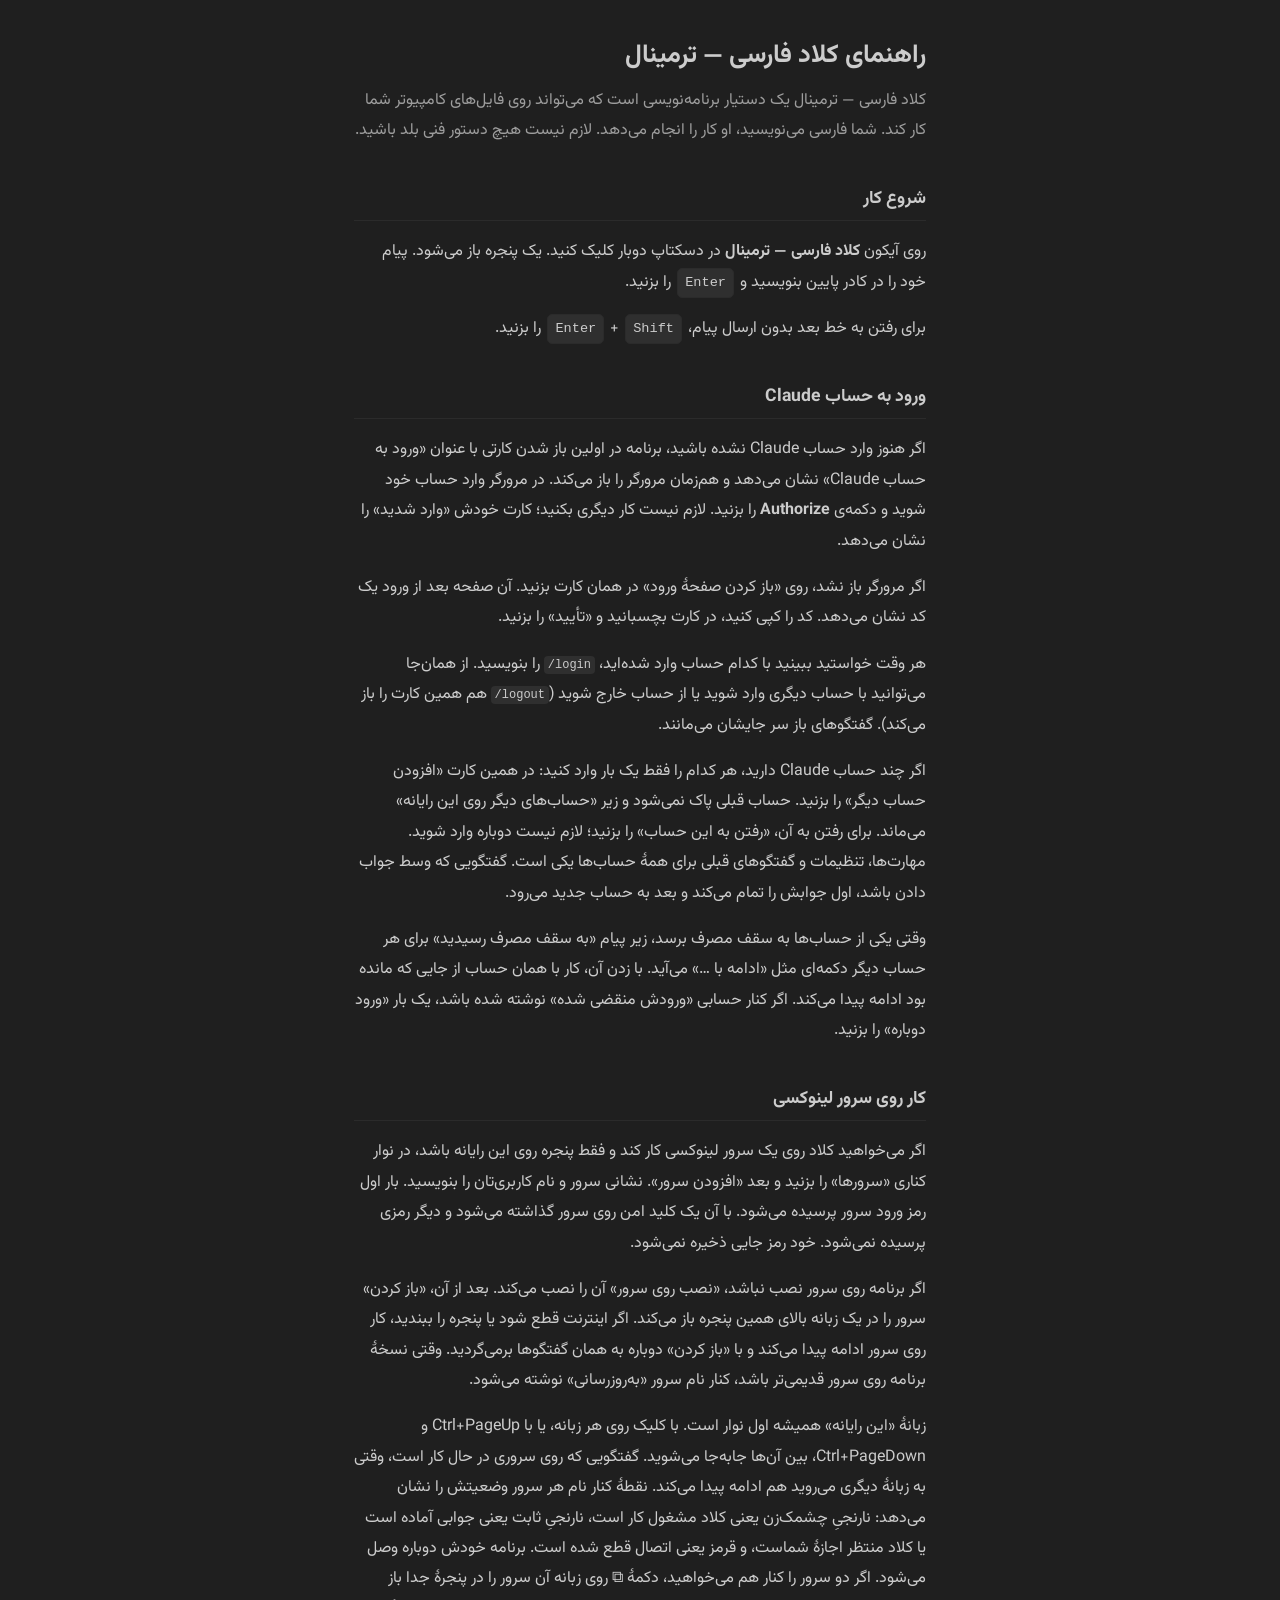
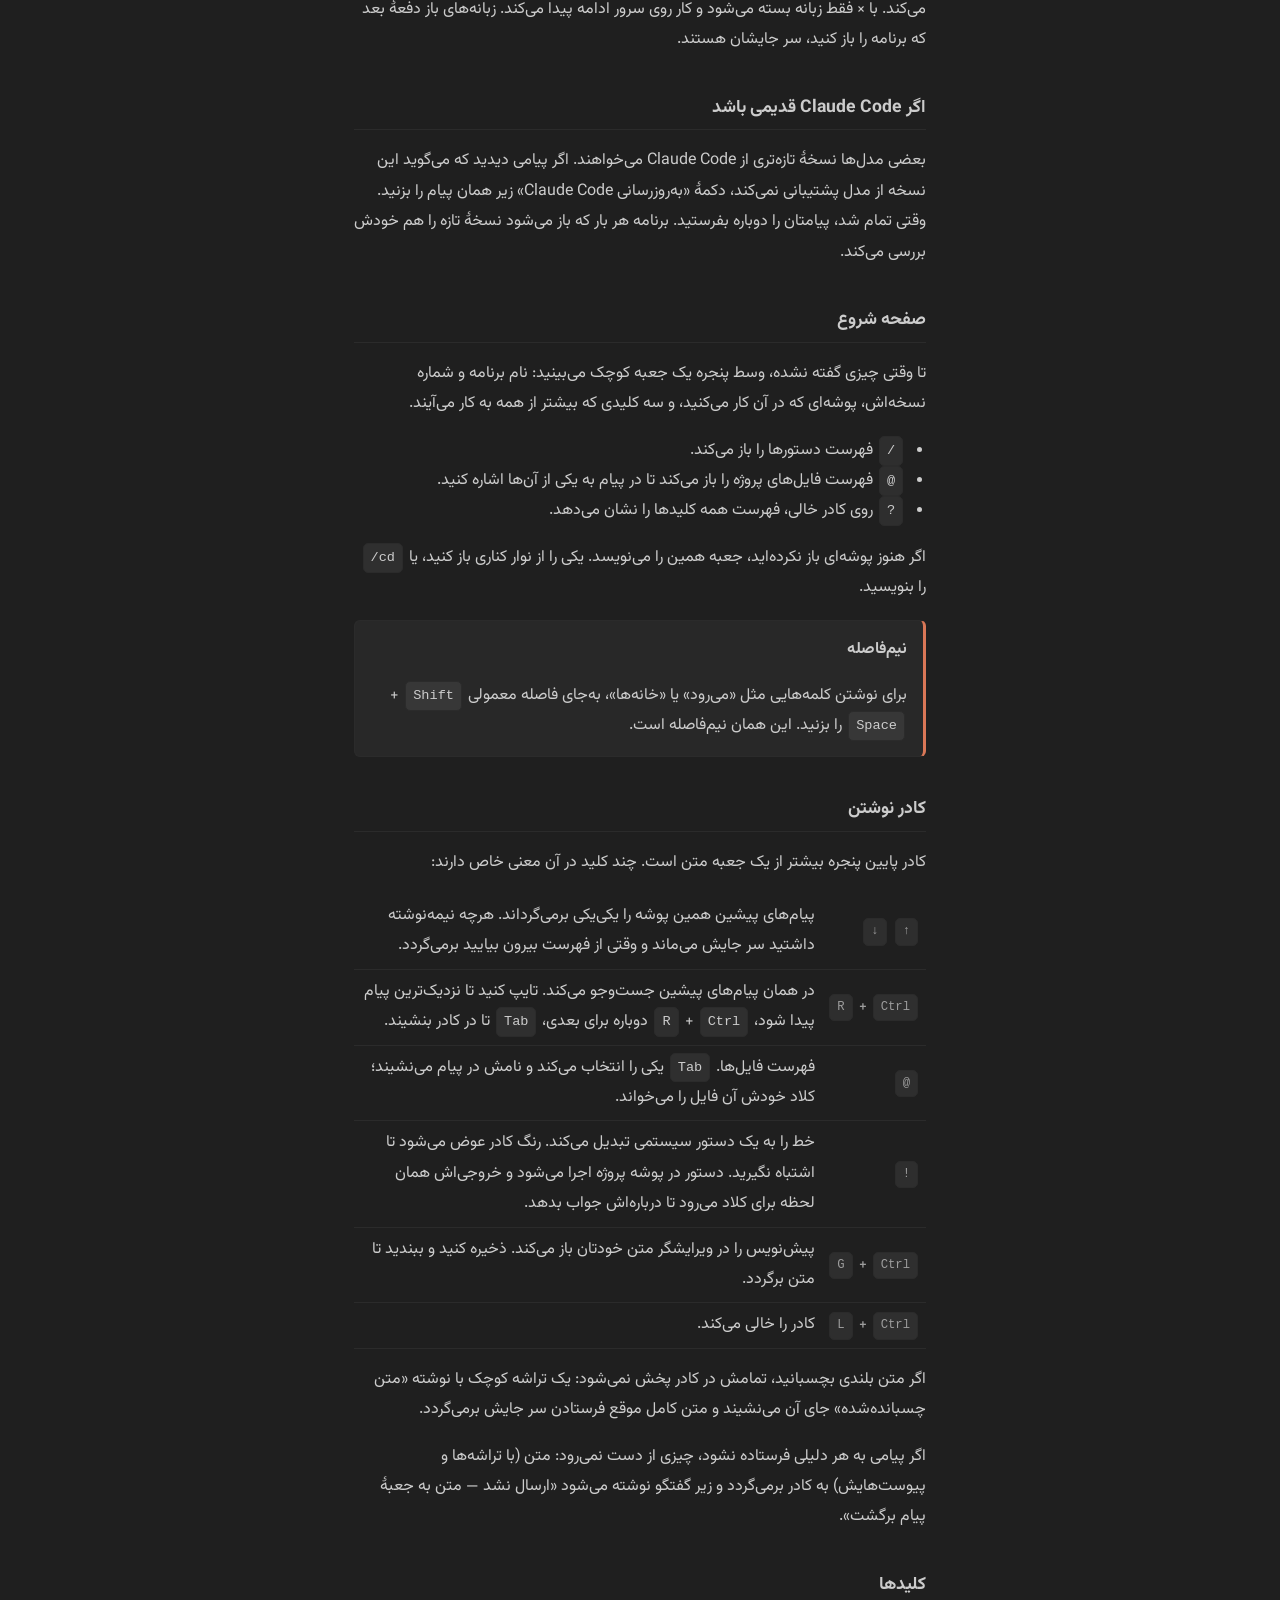
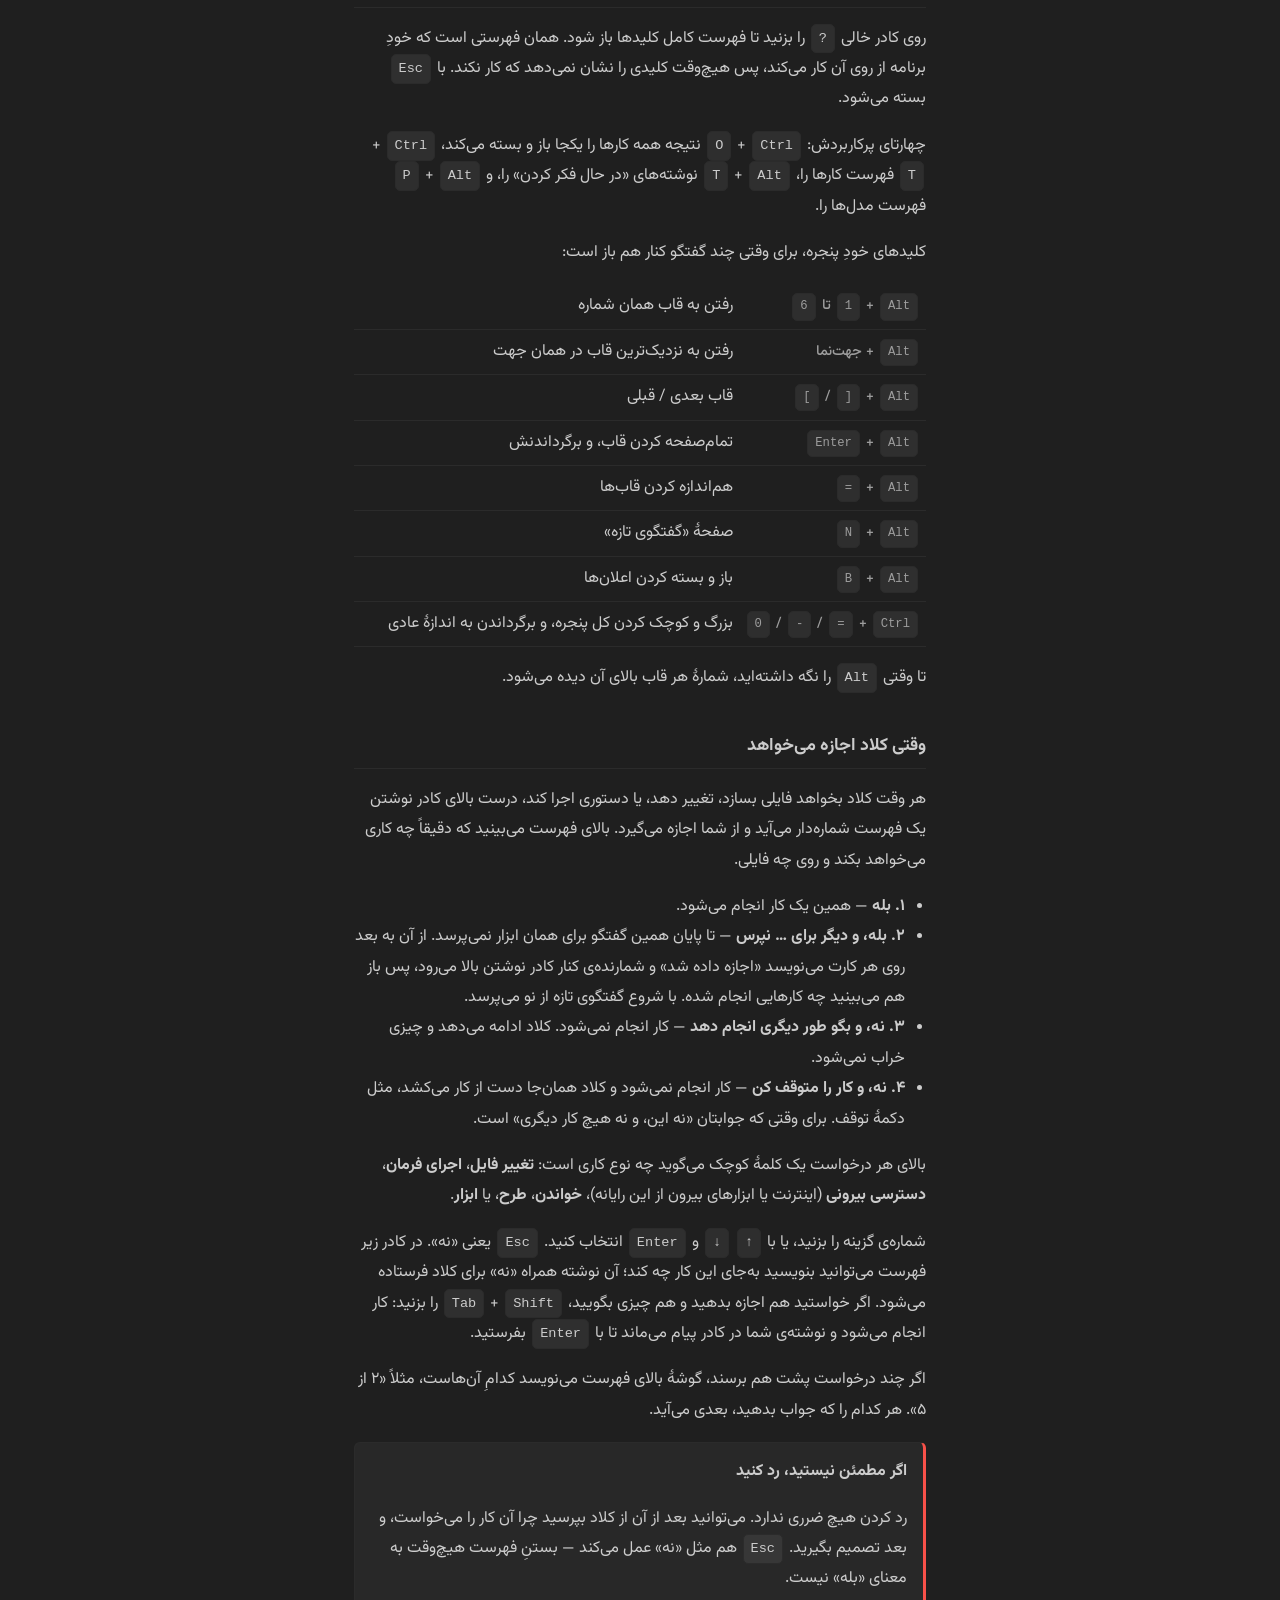
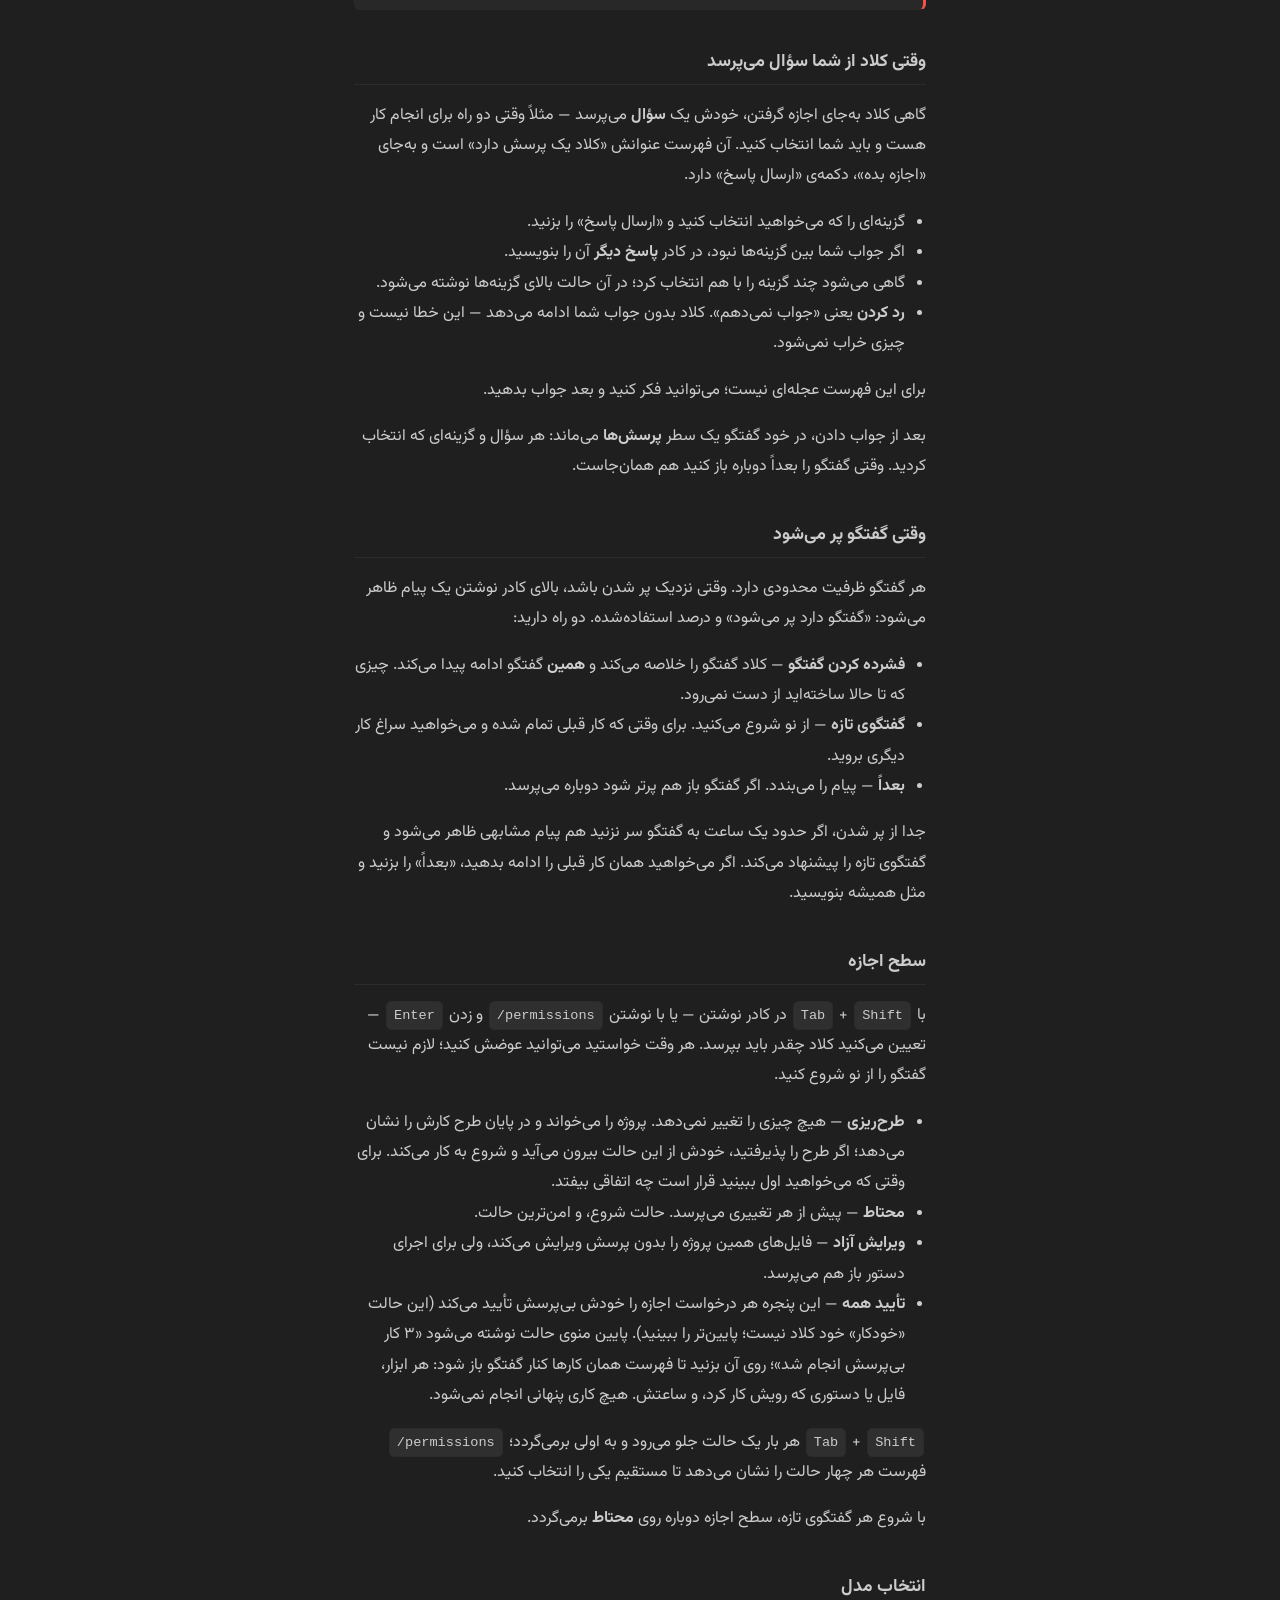
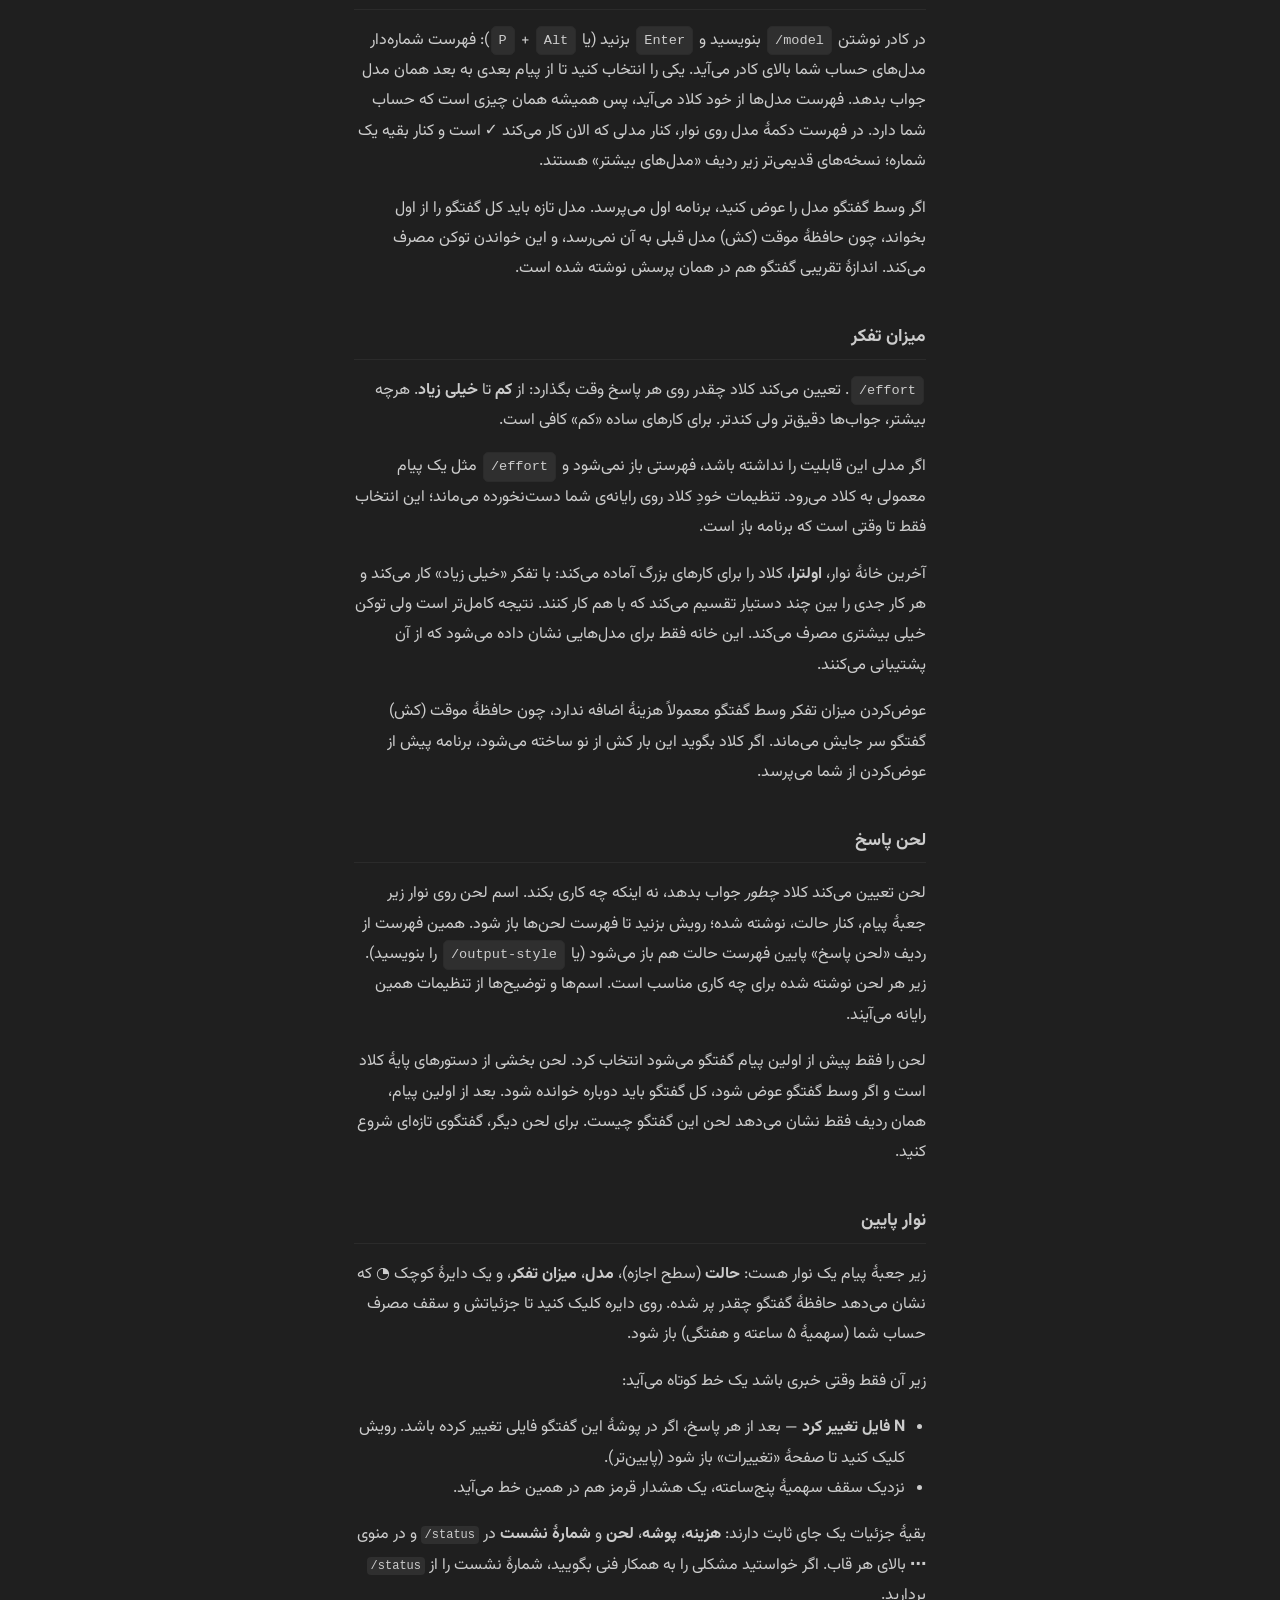
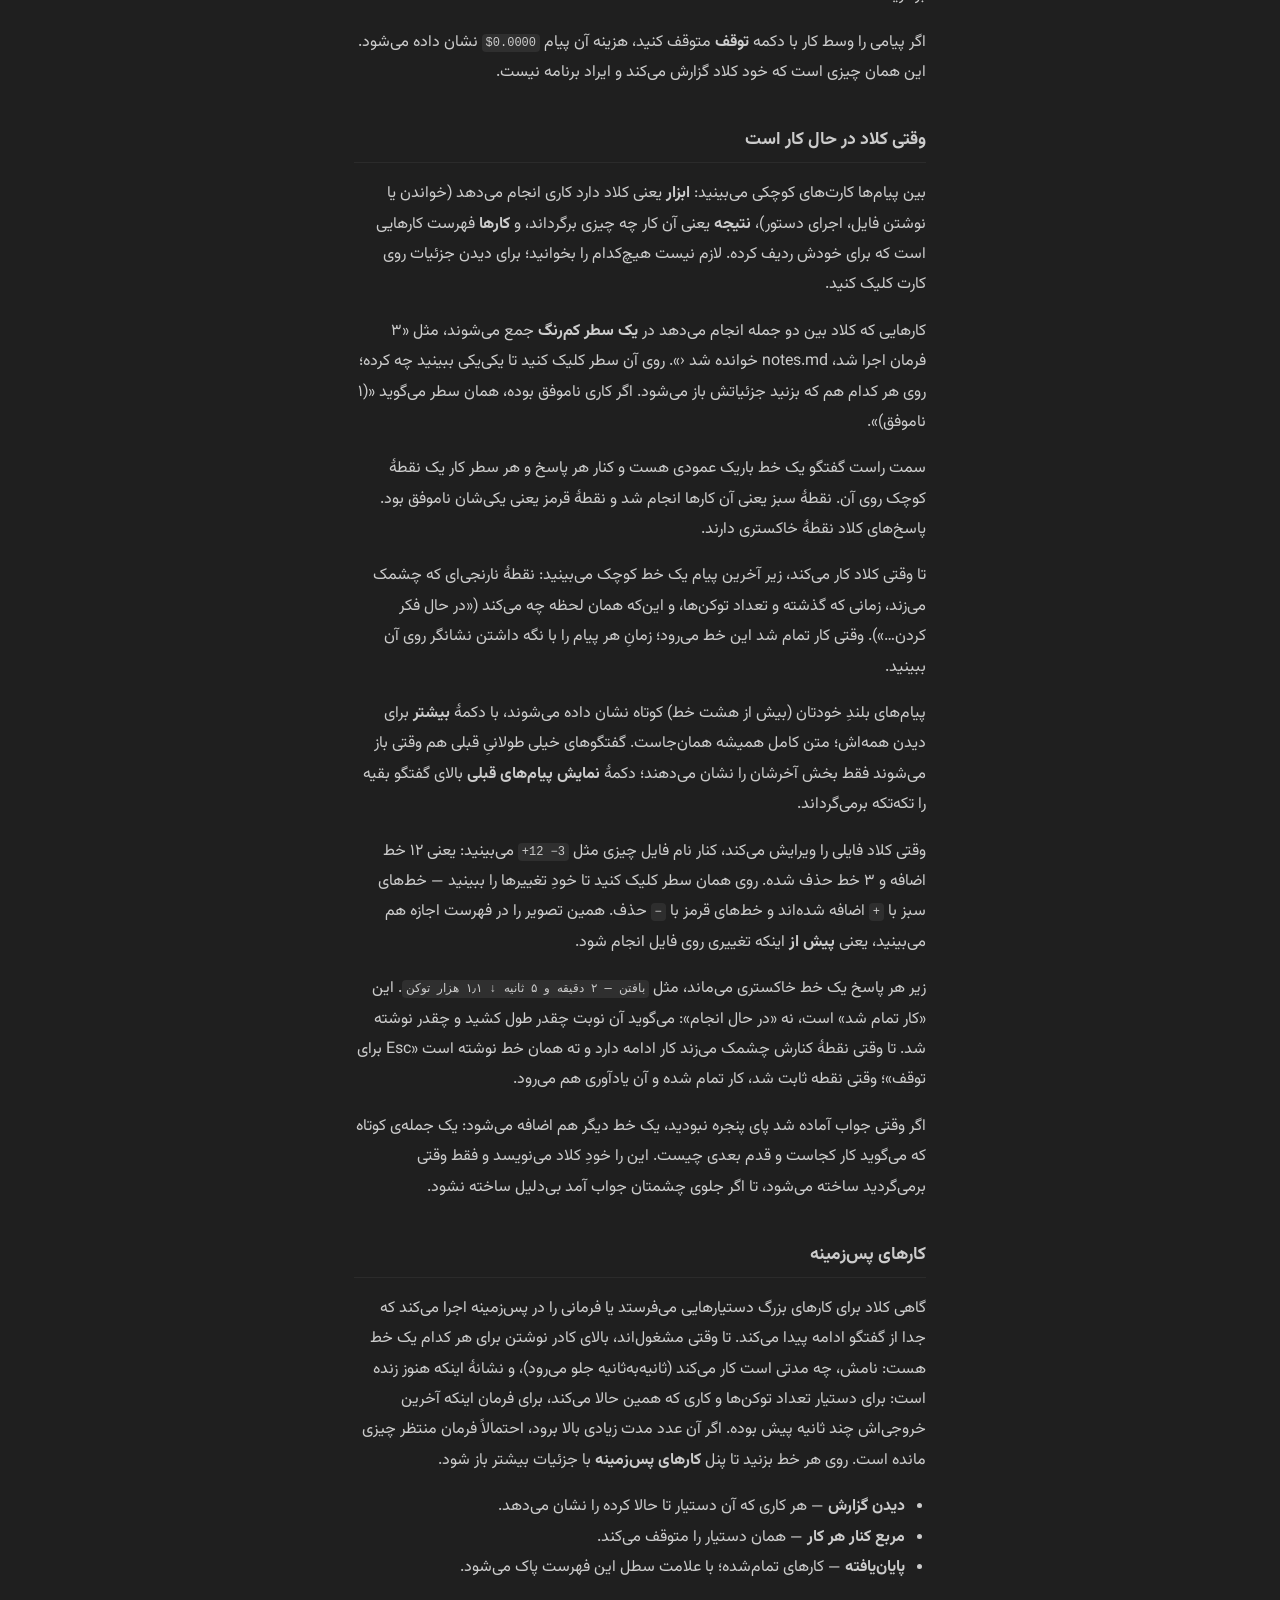
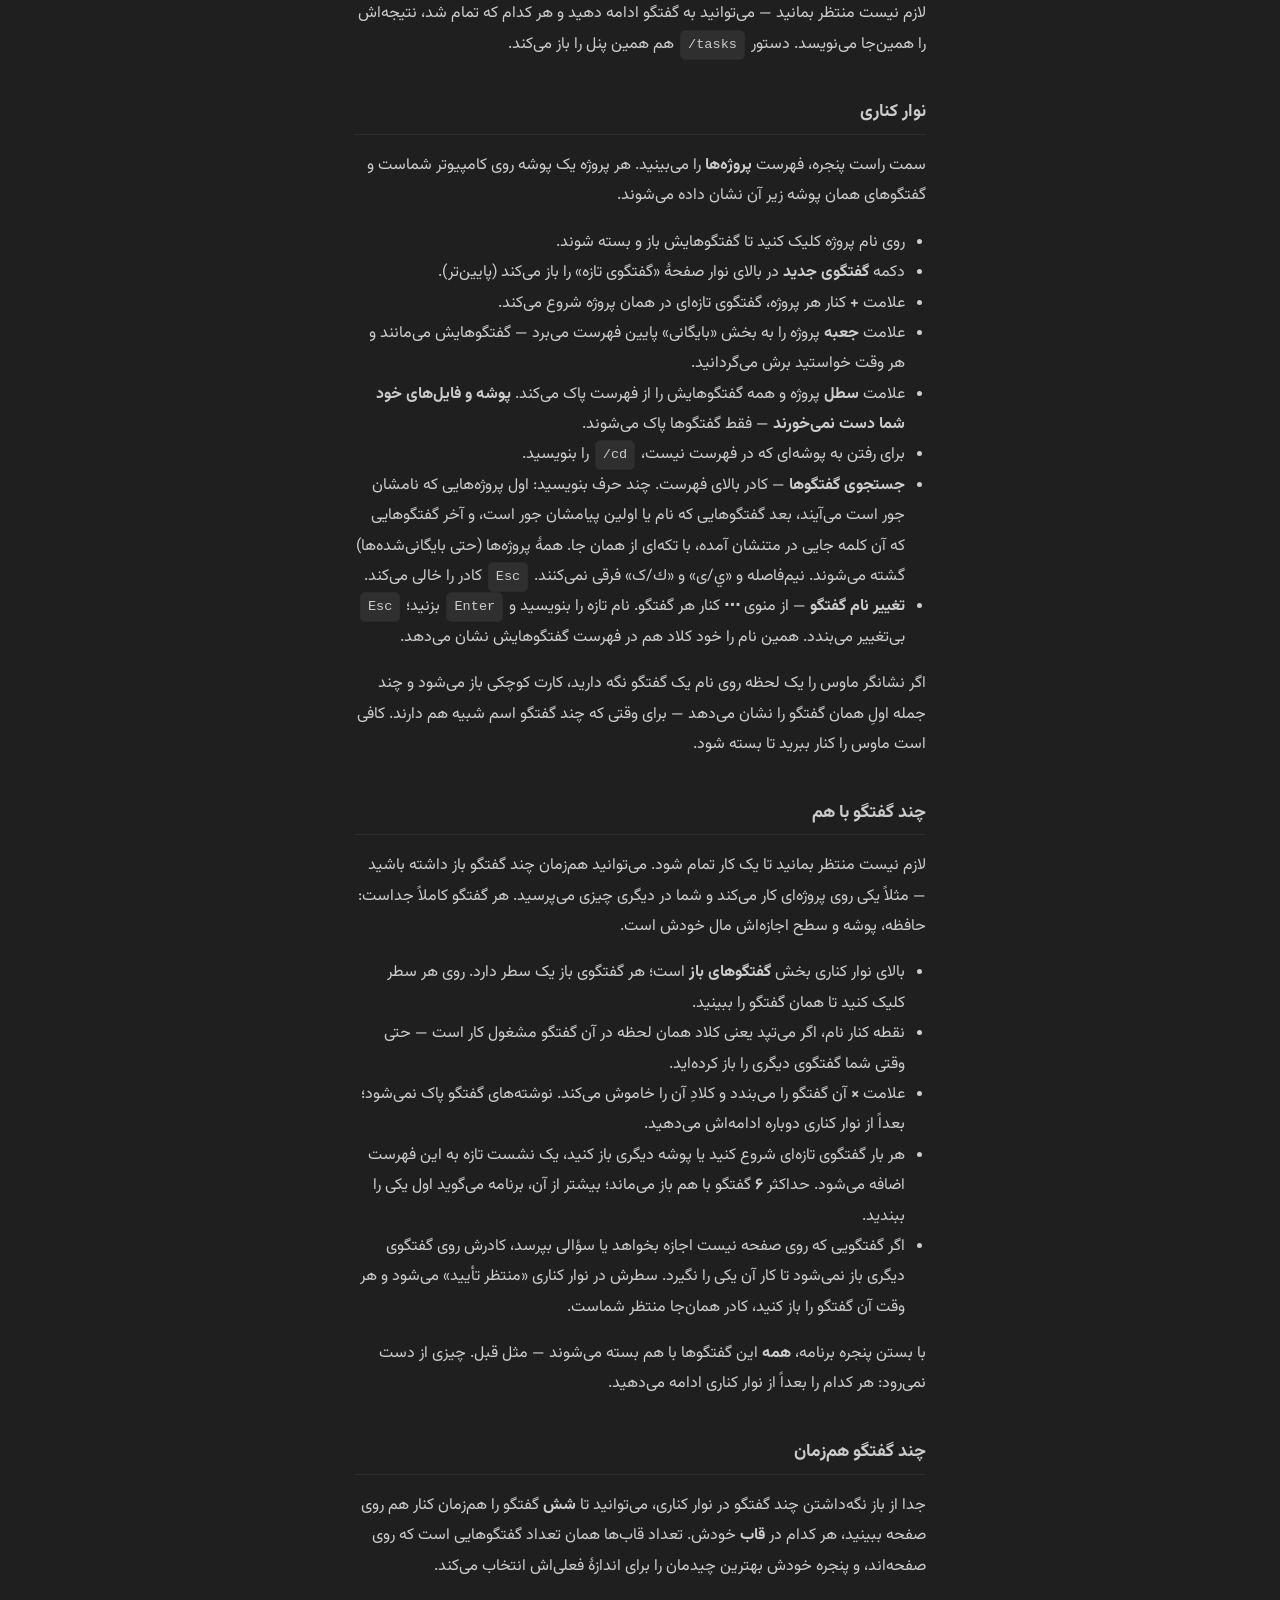
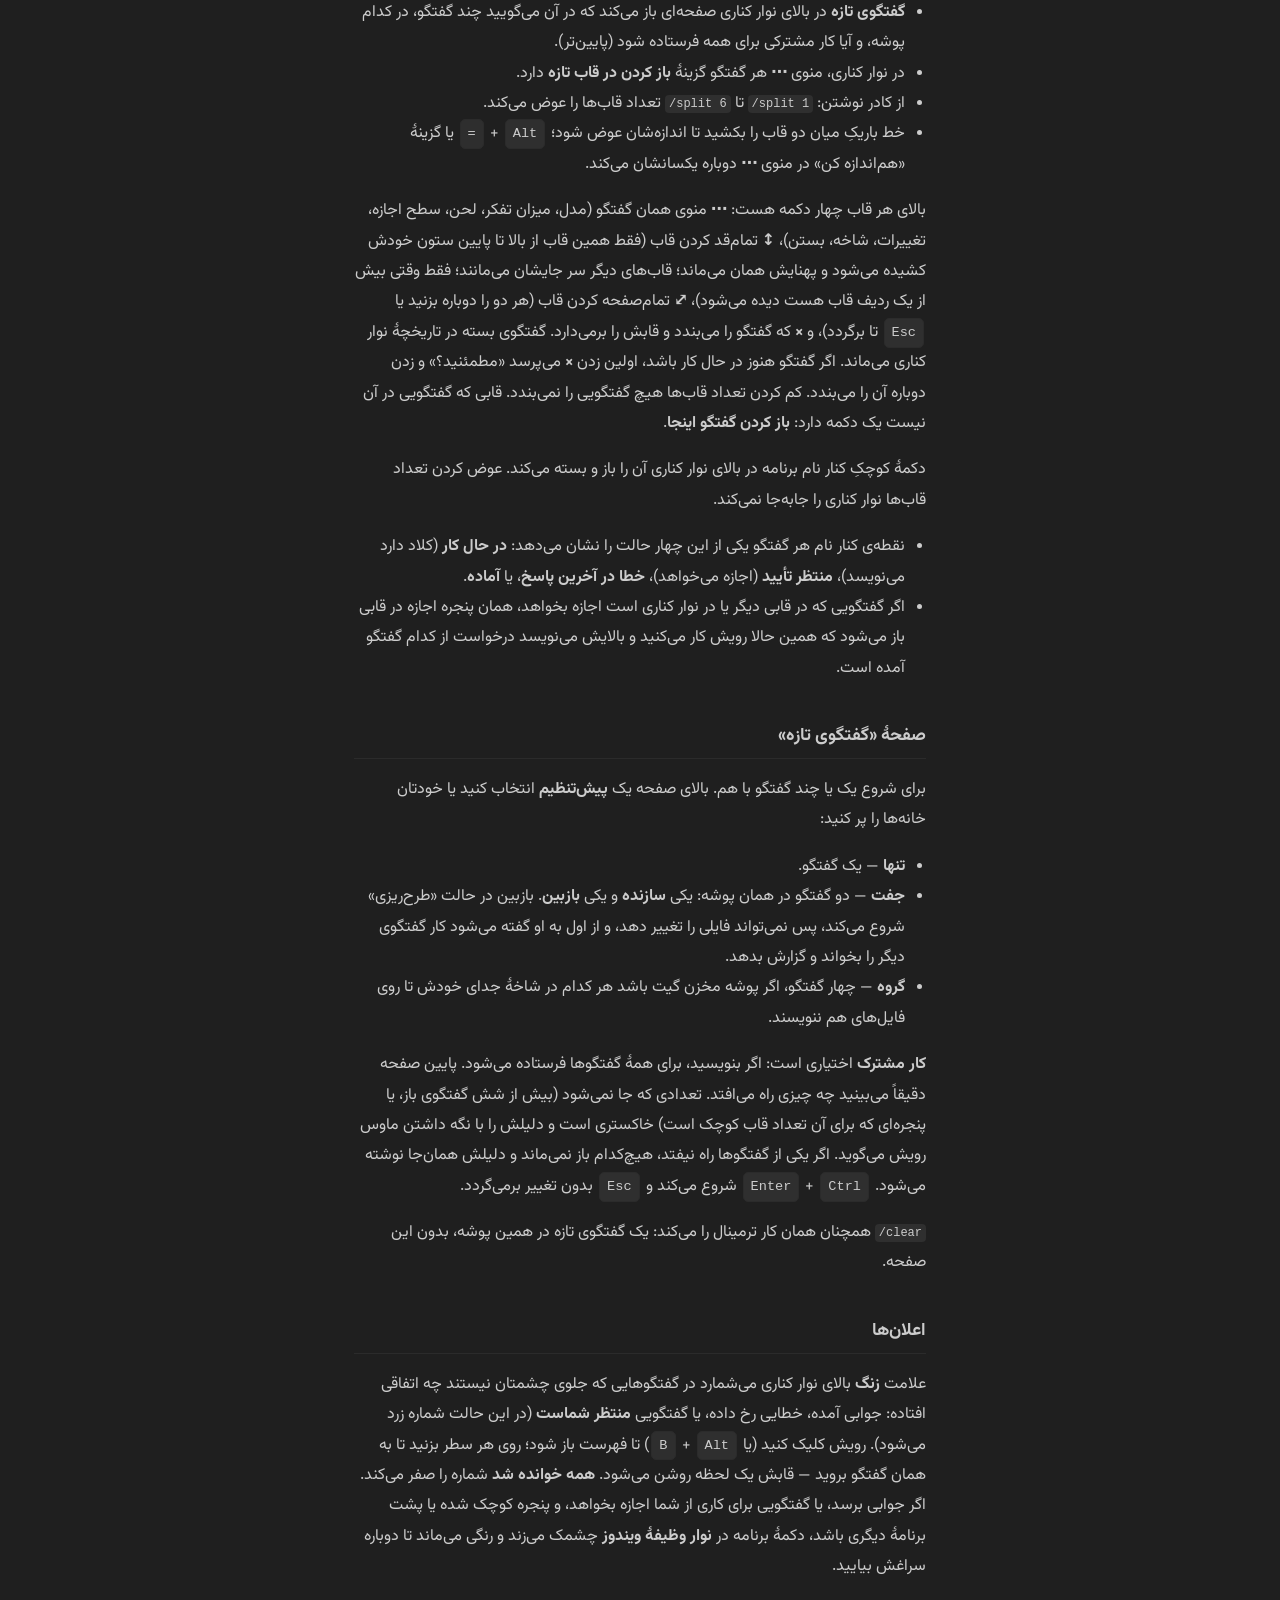
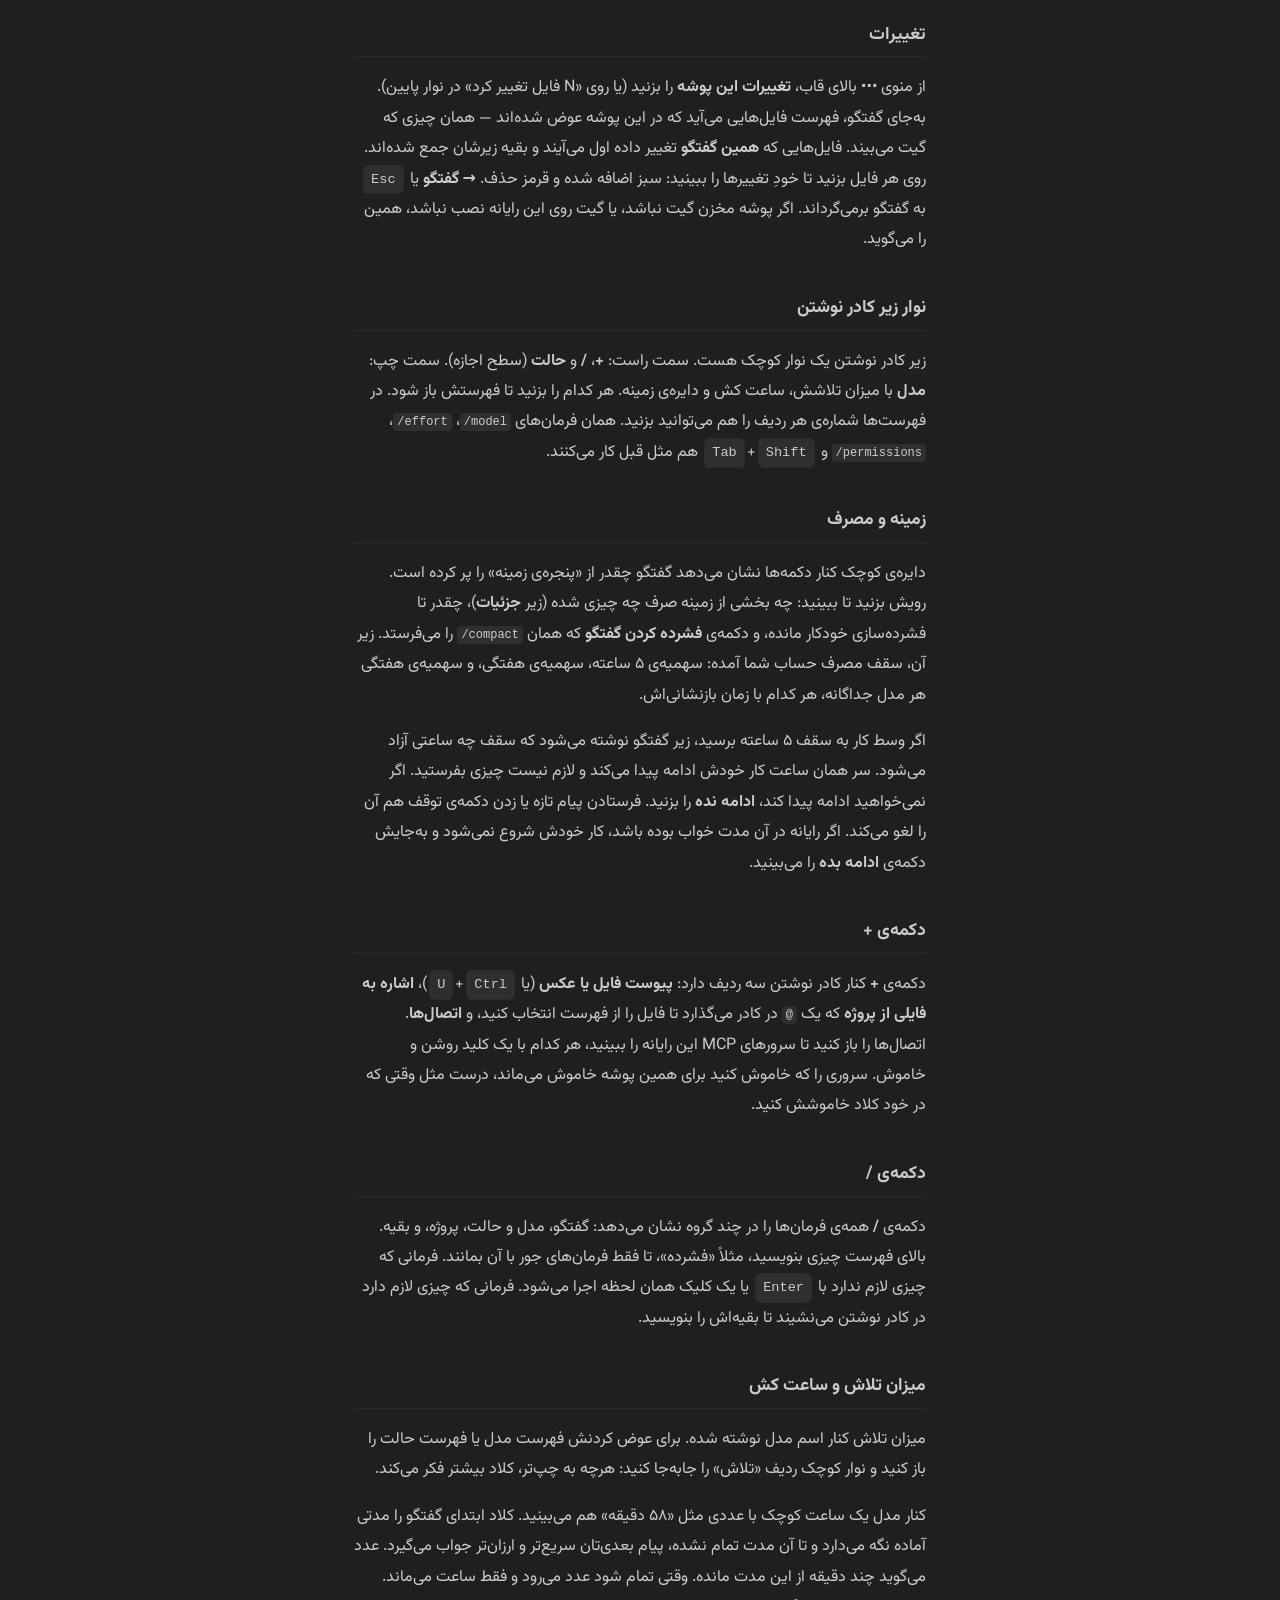
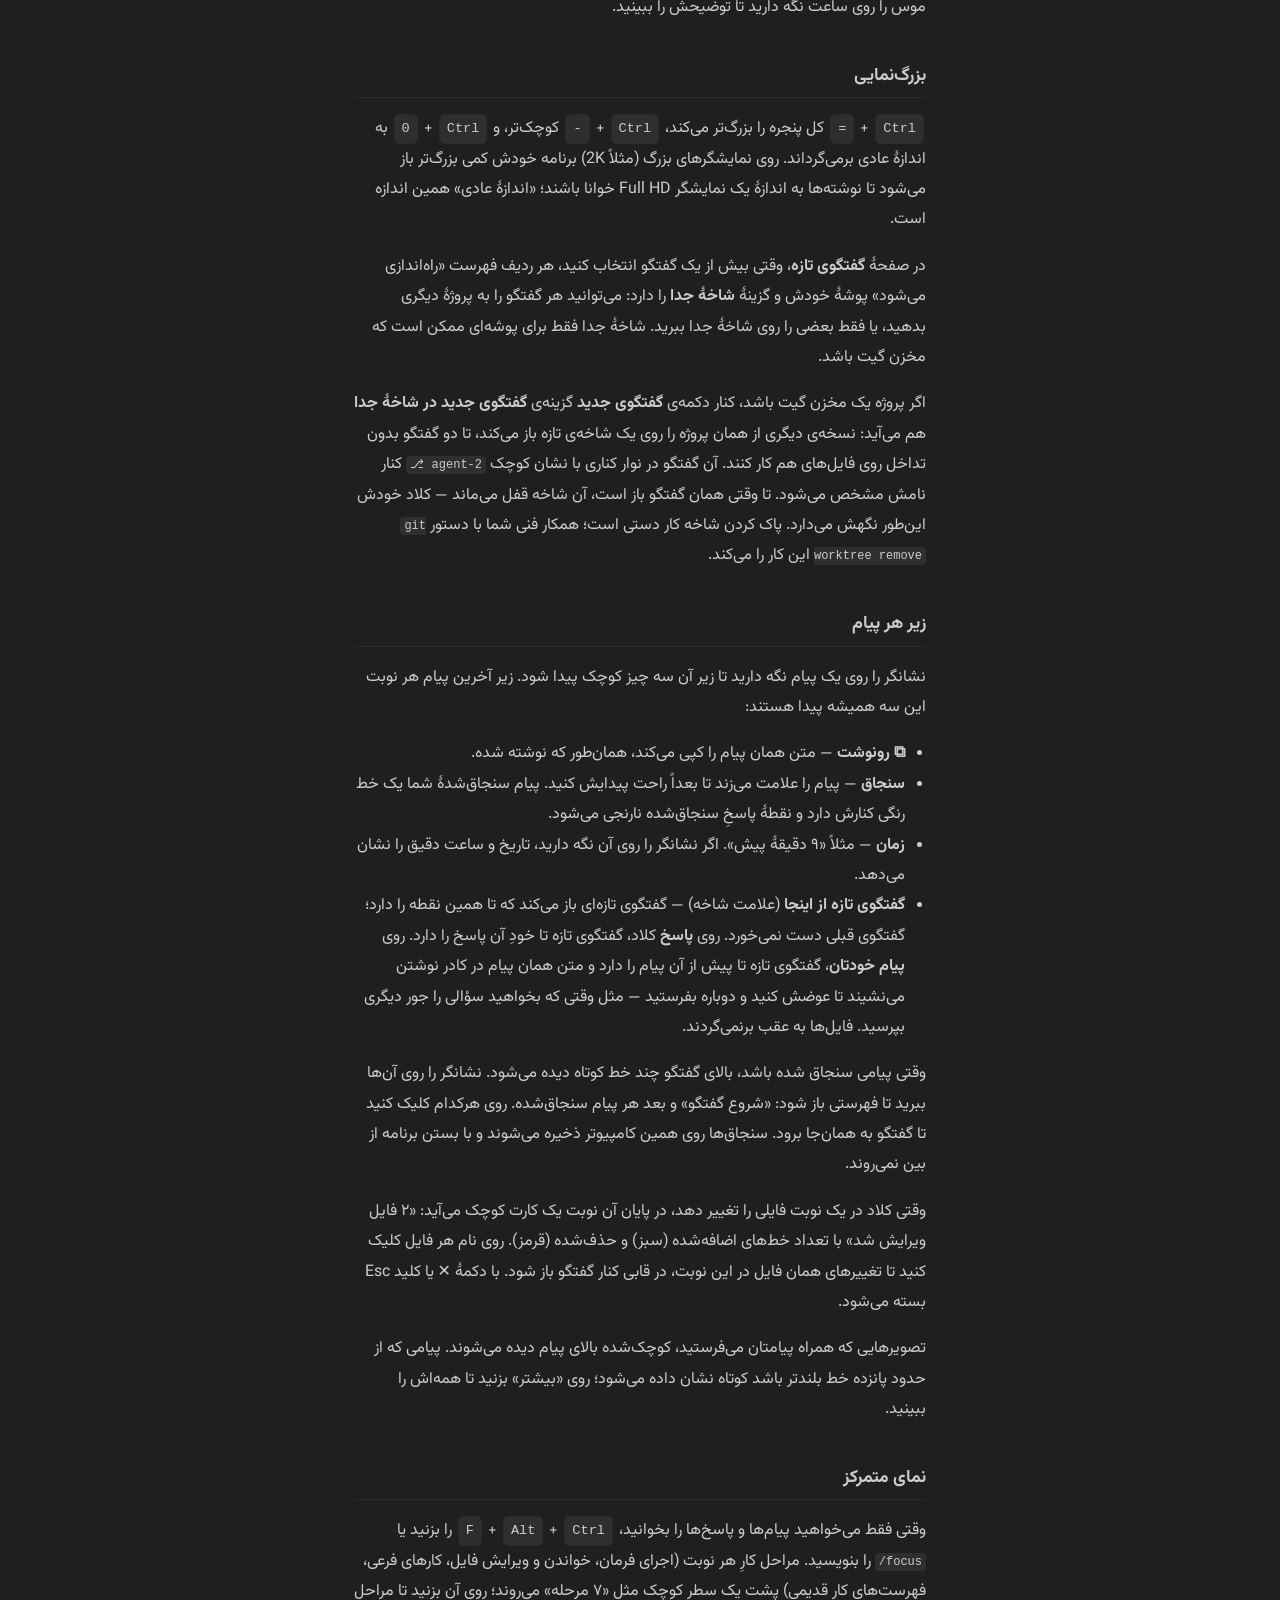
<file: persian-claude-gui/static-terminal/help.html>
<!doctype html>
<html dir="rtl" lang="fa">
<head>
<meta charset="utf-8">
<meta name="viewport" content="width=device-width, initial-scale=1">
<title>راهنمای کلاد فارسی — ترمینال</title>
<!-- Standalone on purpose: opens from the app AND by double-clicking the file
     on disk. Font path is relative so both work. -->
<link rel="stylesheet" href="style.css">
<style>
  body { display: block; overflow-y: auto; }
  .page { max-width: 68ch; margin: 0 auto; padding: 32px 20px 80px; }
  h1 { font-size: 1.6rem; font-weight: 700; margin: 0 0 .2em; }
  .lead { color: var(--fg-muted); margin: 0 0 2em; }
  h2 {
    font-size: 1.1rem; font-weight: 700; margin: 2em 0 .5em;
    padding-block-end: .3em; border-block-end: 1px solid var(--border);
  }
  p, li { line-height: 1.9; }
  ul { padding-inline-start: 1.3em; }
  kbd {
    display: inline-block; padding: 1px 7px; margin: 0 2px;
    border: 1px solid var(--border); border-radius: 5px;
    background: var(--surface-2);
    font-family: "Cascadia Code", Consolas, ui-monospace, monospace;
    font-size: .85em;
    direction: ltr; unicode-bidi: isolate;
  }
  .card {
    border: 1px solid var(--border); border-radius: var(--radius);
    background: var(--surface); padding: 14px 16px; margin: 1em 0;
  }
  .card.warn { border-inline-start: 3px solid var(--danger); }
  .card.tip  { border-inline-start: 3px solid var(--accent); }
  .card h3 { margin: 0 0 .4em; font-size: 1rem; font-weight: 700; }
  .card p:last-child { margin-block-end: 0; }
  table { width: 100%; border-collapse: collapse; margin: 1em 0; }
  th, td { text-align: right; padding: 7px 6px; border-block-end: 1px solid var(--border); }
  /* The label column is a fixed vocabulary of short field names — let it size
     to its longest one instead of wrapping «سهمیه ۵ ساعته» onto two lines. */
  th { color: var(--fg-muted); font-weight: 500; font-size: .9em; white-space: nowrap; width: 1%; }
  .colophon {
    margin-block-start: 3em; padding-block-start: 1em;
    border-block-start: 1px solid var(--border);
    color: var(--fg-muted); font-size: .85em;
  }
</style>
</head>
<body>
<div class="page">

<h1>راهنمای کلاد فارسی — ترمینال</h1>
<p class="lead">
  کلاد فارسی — ترمینال یک دستیار برنامه‌نویسی است که می‌تواند روی فایل‌های کامپیوتر شما کار کند.
  شما فارسی می‌نویسید، او کار را انجام می‌دهد. لازم نیست هیچ دستور فنی بلد باشید.
</p>

<h2>شروع کار</h2>
<p>
  روی آیکون <b>کلاد فارسی — ترمینال</b> در دسکتاپ دوبار کلیک کنید. یک پنجره باز می‌شود.
  پیام خود را در کادر پایین بنویسید و <kbd>Enter</kbd> را بزنید.
</p>
<p>
  برای رفتن به خط بعد بدون ارسال پیام، <kbd>Shift</kbd> + <kbd>Enter</kbd> را بزنید.
</p>

<h2>ورود به حساب Claude</h2>
<p>
  اگر هنوز وارد حساب Claude نشده باشید، برنامه در اولین باز شدن کارتی با عنوان
  «ورود به حساب Claude» نشان می‌دهد و هم‌زمان مرورگر را باز می‌کند. در مرورگر وارد حساب
  خود شوید و دکمه‌ی <b>Authorize</b> را بزنید. لازم نیست کار دیگری بکنید؛ کارت خودش
  «وارد شدید» را نشان می‌دهد.
</p>
<p>
  اگر مرورگر باز نشد، روی «باز کردن صفحهٔ ورود» در همان کارت بزنید. آن صفحه بعد از ورود
  یک کد نشان می‌دهد. کد را کپی کنید، در کارت بچسبانید و «تأیید» را بزنید.
</p>
<p>
  هر وقت خواستید ببینید با کدام حساب وارد شده‌اید، <span class="path">/login</span> را
  بنویسید. از همان‌جا می‌توانید با حساب دیگری وارد شوید یا از حساب خارج شوید
  (<span class="path">/logout</span> هم همین کارت را باز می‌کند). گفتگوهای باز سر جایشان
  می‌مانند.
</p>
<p>
  اگر چند حساب Claude دارید، هر کدام را فقط یک بار وارد کنید: در همین کارت «افزودن حساب
  دیگر» را بزنید. حساب قبلی پاک نمی‌شود و زیر «حساب‌های دیگر روی این رایانه» می‌ماند. برای
  رفتن به آن، «رفتن به این حساب» را بزنید؛ لازم نیست دوباره وارد شوید. مهارت‌ها، تنظیمات و
  گفتگوهای قبلی برای همهٔ حساب‌ها یکی است. گفتگویی که وسط جواب دادن باشد، اول جوابش را تمام
  می‌کند و بعد به حساب جدید می‌رود.
</p>
<p>
  وقتی یکی از حساب‌ها به سقف مصرف برسد، زیر پیام «به سقف مصرف رسیدید» برای هر حساب دیگر
  دکمه‌ای مثل «ادامه با …» می‌آید. با زدن آن، کار با همان حساب از جایی که مانده بود ادامه
  پیدا می‌کند. اگر کنار حسابی «ورودش منقضی شده» نوشته شده باشد، یک بار «ورود دوباره» را
  بزنید.
</p>

<h2>کار روی سرور لینوکسی</h2>
<p>
  اگر می‌خواهید کلاد روی یک سرور لینوکسی کار کند و فقط پنجره روی این رایانه باشد، در نوار
  کناری «سرورها» را بزنید و بعد «افزودن سرور». نشانی سرور و نام کاربری‌تان را بنویسید. بار
  اول رمز ورود سرور پرسیده می‌شود. با آن یک کلید امن روی سرور گذاشته می‌شود و دیگر رمزی
  پرسیده نمی‌شود. خود رمز جایی ذخیره نمی‌شود.
</p>
<p>
  اگر برنامه روی سرور نصب نباشد، «نصب روی سرور» آن را نصب می‌کند. بعد از آن، «باز کردن» سرور
  را در یک زبانه بالای همین پنجره باز می‌کند. اگر اینترنت قطع شود یا پنجره را ببندید، کار روی
  سرور ادامه پیدا می‌کند و با «باز کردن» دوباره به همان گفتگوها برمی‌گردید. وقتی نسخهٔ برنامه
  روی سرور قدیمی‌تر باشد، کنار نام سرور «به‌روزرسانی» نوشته می‌شود.
</p>
<p>
  زبانهٔ «این رایانه» همیشه اول نوار است. با کلیک روی هر زبانه، یا با Ctrl+PageUp و
  Ctrl+PageDown، بین آن‌ها جابه‌جا می‌شوید. گفتگویی که روی سروری در حال کار است، وقتی به زبانهٔ
  دیگری می‌روید هم ادامه پیدا می‌کند. نقطهٔ کنار نام هر سرور وضعیتش را نشان می‌دهد: نارنجیِ
  چشمک‌زن یعنی کلاد مشغول کار است، نارنجیِ ثابت یعنی جوابی آماده است یا کلاد منتظر اجازهٔ
  شماست، و قرمز یعنی اتصال قطع شده است. برنامه خودش دوباره وصل می‌شود. اگر دو سرور را کنار هم
  می‌خواهید، دکمهٔ ⧉ روی زبانه آن سرور را در پنجرهٔ جدا باز می‌کند. با × فقط زبانه بسته می‌شود
  و کار روی سرور ادامه پیدا می‌کند. زبانه‌های باز دفعهٔ بعد که برنامه را باز کنید، سر جایشان
  هستند.
</p>

<h2>اگر Claude Code قدیمی باشد</h2>
<p>
  بعضی مدل‌ها نسخهٔ تازه‌تری از Claude Code می‌خواهند. اگر پیامی دیدید که می‌گوید این نسخه از
  مدل پشتیبانی نمی‌کند، دکمهٔ «به‌روزرسانی Claude Code» زیر همان پیام را بزنید. وقتی تمام شد،
  پیامتان را دوباره بفرستید. برنامه هر بار که باز می‌شود نسخهٔ تازه را هم خودش بررسی می‌کند.
</p>

<h2>صفحه شروع</h2>
<p>
  تا وقتی چیزی گفته نشده، وسط پنجره یک جعبه کوچک می‌بینید: نام برنامه و شماره
  نسخه‌اش، پوشه‌ای که در آن کار می‌کنید، و سه کلیدی که بیشتر از همه به کار می‌آیند.
</p>
<ul>
  <li><kbd>/</kbd> فهرست دستورها را باز می‌کند.</li>
  <li><kbd>@</kbd> فهرست فایل‌های پروژه را باز می‌کند تا در پیام به یکی از آن‌ها اشاره کنید.</li>
  <li><kbd>?</kbd> روی کادر خالی، فهرست همه کلیدها را نشان می‌دهد.</li>
</ul>
<p>
  اگر هنوز پوشه‌ای باز نکرده‌اید، جعبه همین را می‌نویسد. یکی را از نوار کناری باز کنید،
  یا <kbd>/cd</kbd> را بنویسید.
</p>

<div class="card tip">
  <h3>نیم‌فاصله</h3>
  <p>
    برای نوشتن کلمه‌هایی مثل «می‌رود» یا «خانه‌ها»، به‌جای فاصله معمولی
    <kbd>Shift</kbd> + <kbd>Space</kbd> را بزنید. این همان نیم‌فاصله است.
  </p>
</div>

<h2>کادر نوشتن</h2>
<p>
  کادر پایین پنجره بیشتر از یک جعبه متن است. چند کلید در آن معنی خاص دارند:
</p>
<table>
  <tr><th><kbd>↑</kbd> <kbd>↓</kbd></th><td>پیام‌های پیشین همین پوشه را یکی‌یکی
    برمی‌گرداند. هرچه نیمه‌نوشته داشتید سر جایش می‌ماند و وقتی از فهرست بیرون
    بیایید برمی‌گردد.</td></tr>
  <tr><th><kbd>Ctrl</kbd> + <kbd>R</kbd></th><td>در همان پیام‌های پیشین جست‌وجو
    می‌کند. تایپ کنید تا نزدیک‌ترین پیام پیدا شود، <kbd>Ctrl</kbd> + <kbd>R</kbd>
    دوباره برای بعدی، <kbd>Tab</kbd> تا در کادر بنشیند.</td></tr>
  <tr><th><kbd>@</kbd></th><td>فهرست فایل‌ها. <kbd>Tab</kbd> یکی را انتخاب می‌کند و
    نامش در پیام می‌نشیند؛ کلاد خودش آن فایل را می‌خواند.</td></tr>
  <tr><th><kbd>!</kbd></th><td>خط را به یک دستور سیستمی تبدیل می‌کند. رنگ کادر عوض
    می‌شود تا اشتباه نگیرید. دستور در پوشه پروژه اجرا می‌شود و خروجی‌اش همان
    لحظه برای کلاد می‌رود تا درباره‌اش جواب بدهد.</td></tr>
  <tr><th><kbd>Ctrl</kbd> + <kbd>G</kbd></th><td>پیش‌نویس را در ویرایشگر متن
    خودتان باز می‌کند. ذخیره کنید و ببندید تا متن برگردد.</td></tr>
  <tr><th><kbd>Ctrl</kbd> + <kbd>L</kbd></th><td>کادر را خالی می‌کند.</td></tr>
</table>
<p>
  اگر متن بلندی بچسبانید، تمامش در کادر پخش نمی‌شود: یک تراشه کوچک با نوشته
  «متن چسبانده‌شده» جای آن می‌نشیند و متن کامل موقع فرستادن سر جایش برمی‌گردد.
</p>
<p>
  اگر پیامی به هر دلیلی فرستاده نشود، چیزی از دست نمی‌رود: متن (با تراشه‌ها و
  پیوست‌هایش) به کادر برمی‌گردد و زیر گفتگو نوشته می‌شود «ارسال نشد — متن به جعبهٔ
  پیام برگشت».
</p>

<h2>کلیدها</h2>
<p>
  روی کادر خالی <kbd>?</kbd> را بزنید تا فهرست کامل کلیدها باز شود. همان فهرستی
  است که خودِ برنامه از روی آن کار می‌کند، پس هیچ‌وقت کلیدی را نشان نمی‌دهد که
  کار نکند. با <kbd>Esc</kbd> بسته می‌شود.
</p>
<p>
  چهارتای پرکاربردش: <kbd>Ctrl</kbd> + <kbd>O</kbd> نتیجه همه کارها را یکجا باز و
  بسته می‌کند، <kbd>Ctrl</kbd> + <kbd>T</kbd> فهرست کارها را،
  <kbd>Alt</kbd> + <kbd>T</kbd> نوشته‌های «در حال فکر کردن» را، و
  <kbd>Alt</kbd> + <kbd>P</kbd> فهرست مدل‌ها را.
</p>
<p>
  کلیدهای خودِ پنجره، برای وقتی چند گفتگو کنار هم باز است:
</p>
<table>
  <tr><th><kbd>Alt</kbd> + <kbd>1</kbd> تا <kbd>6</kbd></th><td>رفتن به قاب همان شماره</td></tr>
  <tr><th><kbd>Alt</kbd> + جهت‌نما</th><td>رفتن به نزدیک‌ترین قاب در همان جهت</td></tr>
  <tr><th><kbd>Alt</kbd> + <kbd>]</kbd> / <kbd>[</kbd></th><td>قاب بعدی / قبلی</td></tr>
  <tr><th><kbd>Alt</kbd> + <kbd>Enter</kbd></th><td>تمام‌صفحه کردن قاب، و برگرداندنش</td></tr>
  <tr><th><kbd>Alt</kbd> + <kbd>=</kbd></th><td>هم‌اندازه کردن قاب‌ها</td></tr>
  <tr><th><kbd>Alt</kbd> + <kbd>N</kbd></th><td>صفحهٔ «گفتگوی تازه»</td></tr>
  <tr><th><kbd>Alt</kbd> + <kbd>B</kbd></th><td>باز و بسته کردن اعلان‌ها</td></tr>
  <tr><th><kbd>Ctrl</kbd> + <kbd>=</kbd> / <kbd>-</kbd> / <kbd>0</kbd></th><td>بزرگ و کوچک کردن کل پنجره، و برگرداندن به اندازهٔ عادی</td></tr>
</table>
<p>
  تا وقتی <kbd>Alt</kbd> را نگه داشته‌اید، شمارهٔ هر قاب بالای آن دیده می‌شود.
</p>

<h2>وقتی کلاد اجازه می‌خواهد</h2>
<p>
  هر وقت کلاد بخواهد فایلی بسازد، تغییر دهد، یا دستوری اجرا کند، درست بالای کادر نوشتن
  یک فهرست شماره‌دار می‌آید و از شما اجازه می‌گیرد. بالای فهرست می‌بینید که دقیقاً
  چه کاری می‌خواهد بکند و روی چه فایلی.
</p>
<ul>
  <li><b>۱. بله</b> — همین یک کار انجام می‌شود.</li>
  <li><b>۲. بله، و دیگر برای … نپرس</b> — تا پایان همین گفتگو برای همان ابزار نمی‌پرسد.
    از آن به بعد روی هر کارت می‌نویسد «اجازه داده شد» و شمارنده‌ی کنار کادر نوشتن بالا
    می‌رود، پس باز هم می‌بینید چه کارهایی انجام شده. با شروع گفتگوی تازه از نو می‌پرسد.</li>
  <li><b>۳. نه، و بگو طور دیگری انجام دهد</b> — کار انجام نمی‌شود. کلاد ادامه می‌دهد و
    چیزی خراب نمی‌شود.</li>
  <li><b>۴. نه، و کار را متوقف کن</b> — کار انجام نمی‌شود و کلاد همان‌جا دست از کار
    می‌کشد، مثل دکمهٔ توقف. برای وقتی که جوابتان «نه این، و نه هیچ کار دیگری» است.</li>
</ul>
<p>
  بالای هر درخواست یک کلمهٔ کوچک می‌گوید چه نوع کاری است: <b>تغییر فایل</b>،
  <b>اجرای فرمان</b>، <b>دسترسی بیرونی</b> (اینترنت یا ابزارهای بیرون از این رایانه)،
  <b>خواندن</b>، <b>طرح</b>، یا <b>ابزار</b>.
</p>
<p>
  شماره‌ی گزینه را بزنید، یا با <kbd>↑</kbd> <kbd>↓</kbd> و <kbd>Enter</kbd> انتخاب کنید.
  <kbd>Esc</kbd> یعنی «نه». در کادر زیر فهرست می‌توانید بنویسید به‌جای این کار چه کند؛
  آن نوشته همراه «نه» برای کلاد فرستاده می‌شود. اگر خواستید هم اجازه بدهید و هم چیزی
  بگویید، <kbd>Shift</kbd> + <kbd>Tab</kbd> را بزنید: کار انجام می‌شود و نوشته‌ی شما
  در کادر پیام می‌ماند تا با <kbd>Enter</kbd> بفرستید.
</p>

<p>
  اگر چند درخواست پشت هم برسند، گوشهٔ بالای فهرست می‌نویسد کدامِ آن‌هاست، مثلاً
  «۲ از ۵». هر کدام را که جواب بدهید، بعدی می‌آید.
</p>

<div class="card warn">
  <h3>اگر مطمئن نیستید، رد کنید</h3>
  <p>
    رد کردن هیچ ضرری ندارد. می‌توانید بعد از آن از کلاد بپرسید چرا آن کار را می‌خواست،
    و بعد تصمیم بگیرید. <kbd>Esc</kbd> هم مثل «نه» عمل می‌کند — بستنِ فهرست هیچ‌وقت
    به معنای «بله» نیست.
  </p>
</div>

<h2>وقتی کلاد از شما سؤال می‌پرسد</h2>
<p>
  گاهی کلاد به‌جای اجازه گرفتن، خودش یک <b>سؤال</b> می‌پرسد — مثلاً وقتی دو راه
  برای انجام کار هست و باید شما انتخاب کنید. آن فهرست عنوانش
  «کلاد یک پرسش دارد» است و به‌جای «اجازه بده»، دکمه‌ی «ارسال پاسخ» دارد.
</p>
<ul>
  <li>گزینه‌ای را که می‌خواهید انتخاب کنید و «ارسال پاسخ» را بزنید.</li>
  <li>اگر جواب شما بین گزینه‌ها نبود، در کادر <b>پاسخ دیگر</b> آن را بنویسید.</li>
  <li>گاهی می‌شود چند گزینه را با هم انتخاب کرد؛ در آن حالت بالای گزینه‌ها
    نوشته می‌شود.</li>
  <li><b>رد کردن</b> یعنی «جواب نمی‌دهم». کلاد بدون جواب شما ادامه می‌دهد —
    این خطا نیست و چیزی خراب نمی‌شود.</li>
</ul>
<p>
  برای این فهرست عجله‌ای نیست؛ می‌توانید فکر کنید و بعد جواب بدهید.
</p>
<p>
  بعد از جواب دادن، در خود گفتگو یک سطر <b>پرسش‌ها</b> می‌ماند: هر سؤال و
  گزینه‌ای که انتخاب کردید. وقتی گفتگو را بعداً دوباره باز کنید هم همان‌جاست.
</p>

<h2>وقتی گفتگو پر می‌شود</h2>
<p>
  هر گفتگو ظرفیت محدودی دارد. وقتی نزدیک پر شدن باشد، بالای کادر نوشتن یک
  پیام ظاهر می‌شود: «گفتگو دارد پر می‌شود» و درصد استفاده‌شده. دو راه دارید:
</p>
<ul>
  <li><b>فشرده کردن گفتگو</b> — کلاد گفتگو را خلاصه می‌کند و <b>همین</b> گفتگو
    ادامه پیدا می‌کند. چیزی که تا حالا ساخته‌اید از دست نمی‌رود.</li>
  <li><b>گفتگوی تازه</b> — از نو شروع می‌کنید. برای وقتی که کار قبلی تمام شده
    و می‌خواهید سراغ کار دیگری بروید.</li>
  <li><b>بعداً</b> — پیام را می‌بندد. اگر گفتگو باز هم پرتر شود دوباره می‌پرسد.</li>
</ul>
<p>
  جدا از پر شدن، اگر حدود یک ساعت به گفتگو سر نزنید هم پیام مشابهی ظاهر می‌شود و
  گفتگوی تازه را پیشنهاد می‌کند. اگر می‌خواهید همان کار قبلی را ادامه بدهید،
  «بعداً» را بزنید و مثل همیشه بنویسید.
</p>

<h2>سطح اجازه</h2>
<p>
  با <kbd>Shift</kbd> + <kbd>Tab</kbd> در کادر نوشتن — یا با نوشتن <kbd>/permissions</kbd>
  و زدن <kbd>Enter</kbd> — تعیین می‌کنید کلاد چقدر باید بپرسد. هر وقت خواستید می‌توانید
  عوضش کنید؛ لازم نیست گفتگو را از نو شروع کنید.
</p>
<ul>
  <li><b>طرح‌ریزی</b> — هیچ چیزی را تغییر نمی‌دهد. پروژه را می‌خواند و در پایان
    طرح کارش را نشان می‌دهد؛ اگر طرح را پذیرفتید، خودش از این حالت بیرون می‌آید و
    شروع به کار می‌کند. برای وقتی که می‌خواهید اول ببینید قرار است چه اتفاقی بیفتد.</li>
  <li><b>محتاط</b> — پیش از هر تغییری می‌پرسد. حالت شروع، و امن‌ترین حالت.</li>
  <li><b>ویرایش آزاد</b> — فایل‌های همین پروژه را بدون پرسش ویرایش می‌کند،
    ولی برای اجرای دستور باز هم می‌پرسد.</li>
  <li><b>تأیید همه</b> — این پنجره هر درخواست اجازه را خودش بی‌پرسش تأیید می‌کند
    (این حالت «خودکار» خود کلاد نیست؛ پایین‌تر را ببینید). پایین منوی حالت نوشته می‌شود
    «۳ کار بی‌پرسش انجام شد»؛ روی آن بزنید تا فهرست همان کارها کنار گفتگو باز شود:
    هر ابزار، فایل یا دستوری که رویش کار کرد، و ساعتش. هیچ
    کاری پنهانی انجام نمی‌شود.</li>
</ul>
<p>
  <kbd>Shift</kbd> + <kbd>Tab</kbd> هر بار یک حالت جلو می‌رود و به اولی برمی‌گردد؛
  <kbd>/permissions</kbd> فهرست هر چهار حالت را نشان می‌دهد تا مستقیم یکی را انتخاب کنید.
</p>
<p>
  با شروع هر گفتگوی تازه، سطح اجازه دوباره روی <b>محتاط</b> برمی‌گردد.
</p>

<h2>انتخاب مدل</h2>
<p>
  در کادر نوشتن <kbd>/model</kbd> بنویسید و <kbd>Enter</kbd> بزنید (یا
  <kbd>Alt</kbd> + <kbd>P</kbd>): فهرست شماره‌دار مدل‌های حساب شما بالای کادر می‌آید.
  یکی را انتخاب کنید تا از پیام بعدی به بعد همان مدل جواب بدهد.
  فهرست مدل‌ها از خود کلاد می‌آید، پس همیشه همان چیزی است که حساب شما دارد.
  در فهرست دکمهٔ مدل روی نوار، کنار مدلی که الان کار می‌کند ✓ است و کنار بقیه یک
  شماره؛ نسخه‌های قدیمی‌تر زیر ردیف «مدل‌های بیشتر» هستند.
</p>
<p>
  اگر وسط گفتگو مدل را عوض کنید، برنامه اول می‌پرسد. مدل تازه باید کل گفتگو را
  از اول بخواند، چون حافظهٔ موقت (کش) مدل قبلی به آن نمی‌رسد، و این خواندن توکن
  مصرف می‌کند. اندازهٔ تقریبی گفتگو هم در همان پرسش نوشته شده است.
</p>

<h2>میزان تفکر</h2>
<p>
  <kbd>/effort</kbd>. تعیین می‌کند کلاد چقدر روی هر پاسخ
  وقت بگذارد: از <b>کم</b> تا <b>خیلی زیاد</b>. هرچه بیشتر، جواب‌ها دقیق‌تر
  ولی کندتر. برای کارهای ساده «کم» کافی است.
</p>
<p>
  اگر مدلی این قابلیت را نداشته باشد، فهرستی باز نمی‌شود و <kbd>/effort</kbd>
  مثل یک پیام معمولی به کلاد می‌رود.
  تنظیمات خودِ کلاد روی رایانه‌ی شما دست‌نخورده می‌ماند؛ این انتخاب فقط
  تا وقتی است که برنامه باز است.
</p>
<p>
  آخرین خانهٔ نوار، <b>اولترا</b>، کلاد را برای کارهای بزرگ آماده می‌کند: با تفکر «خیلی زیاد»
  کار می‌کند و هر کار جدی را بین چند دستیار تقسیم می‌کند که با هم کار کنند.
  نتیجه کامل‌تر است ولی توکن خیلی بیشتری مصرف می‌کند. این خانه فقط برای مدل‌هایی
  نشان داده می‌شود که از آن پشتیبانی می‌کنند.
</p>
<p>
  عوض‌کردن میزان تفکر وسط گفتگو معمولاً هزینهٔ اضافه ندارد، چون حافظهٔ موقت (کش)
  گفتگو سر جایش می‌ماند. اگر کلاد بگوید این بار کش از نو ساخته می‌شود، برنامه
  پیش از عوض‌کردن از شما می‌پرسد.
</p>

<h2>لحن پاسخ</h2>
<p>
  لحن تعیین می‌کند کلاد <em>چطور</em> جواب بدهد، نه اینکه چه کاری بکند. اسم لحن
  روی نوار زیر جعبهٔ پیام، کنار حالت، نوشته شده؛ رویش بزنید تا فهرست لحن‌ها باز شود.
  همین فهرست از ردیف «لحن پاسخ» پایین فهرست حالت هم باز می‌شود (یا
  <kbd>/output-style</kbd> را بنویسید). زیر هر لحن نوشته شده برای چه کاری مناسب است.
  اسم‌ها و توضیح‌ها از تنظیمات همین رایانه می‌آیند.
</p>
<p>
  لحن را فقط پیش از اولین پیام گفتگو می‌شود انتخاب کرد. لحن بخشی از دستورهای پایهٔ
  کلاد است و اگر وسط گفتگو عوض شود، کل گفتگو باید دوباره خوانده شود. بعد از اولین
  پیام، همان ردیف فقط نشان می‌دهد لحن این گفتگو چیست. برای لحن دیگر، گفتگوی تازه‌ای
  شروع کنید.
</p>

<h2>نوار پایین</h2>
<p>
  زیر جعبهٔ پیام یک نوار هست: <b>حالت</b> (سطح اجازه)، <b>مدل</b>، <b>میزان تفکر</b>،
  و یک دایرهٔ کوچک <b>◔</b> که نشان می‌دهد حافظهٔ گفتگو چقدر پر شده. روی دایره کلیک
  کنید تا جزئیاتش و سقف مصرف حساب شما (سهمیهٔ ۵ ساعته و هفتگی) باز شود.
</p>
<p>
  زیر آن فقط وقتی خبری باشد یک خط کوتاه می‌آید:
</p>
<ul>
  <li><b>N فایل تغییر کرد</b> — بعد از هر پاسخ، اگر در پوشهٔ این گفتگو فایلی تغییر کرده
    باشد. رویش کلیک کنید تا صفحهٔ «تغییرات» باز شود (پایین‌تر).</li>
  <li>نزدیک سقف سهمیهٔ پنج‌ساعته، یک هشدار قرمز هم در همین خط می‌آید.</li>
</ul>
<p>
  بقیهٔ جزئیات یک جای ثابت دارند: <b>هزینه</b>، <b>پوشه</b>، <b>لحن</b> و
  <b>شمارهٔ نشست</b> در <span class="path">/status</span> و در منوی <b>⋯</b> بالای هر
  قاب. اگر خواستید مشکلی را به همکار فنی بگویید، شمارهٔ نشست را از
  <span class="path">/status</span> بردارید.
</p>
<p>
  اگر پیامی را وسط کار با دکمه <b>توقف</b> متوقف کنید، هزینه آن پیام
  <span class="path">$0.0000</span> نشان داده می‌شود. این همان چیزی است که
  خود کلاد گزارش می‌کند و ایراد برنامه نیست.
</p>

<h2>وقتی کلاد در حال کار است</h2>
<p>
  بین پیام‌ها کارت‌های کوچکی می‌بینید: <b>ابزار</b> یعنی کلاد دارد کاری انجام می‌دهد
  (خواندن یا نوشتن فایل، اجرای دستور)، <b>نتیجه</b> یعنی آن کار چه چیزی برگرداند، و
  <b>کارها</b> فهرست کارهایی است که برای خودش ردیف کرده. لازم نیست هیچ‌کدام را بخوانید؛
  برای دیدن جزئیات روی کارت کلیک کنید.
</p>
<p>
  کارهایی که کلاد بین دو جمله انجام می‌دهد در <b>یک سطر کم‌رنگ</b> جمع می‌شوند، مثل
  «۳ فرمان اجرا شد، notes.md خوانده شد ‹». روی آن سطر کلیک کنید تا یکی‌یکی ببینید چه
  کرده؛ روی هر کدام هم که بزنید جزئیاتش باز می‌شود. اگر کاری ناموفق بوده، همان سطر
  می‌گوید «(۱ ناموفق)».
</p>
<p>
  سمت راست گفتگو یک خط باریک عمودی هست و کنار هر پاسخ و هر سطر کار یک نقطهٔ کوچک
  روی آن. نقطهٔ سبز یعنی آن کارها انجام شد و نقطهٔ قرمز یعنی یکی‌شان ناموفق بود.
  پاسخ‌های کلاد نقطهٔ خاکستری دارند.
</p>
<p>
  تا وقتی کلاد کار می‌کند، زیر آخرین پیام یک خط کوچک می‌بینید: نقطهٔ نارنجی‌ای که
  چشمک می‌زند، زمانی که گذشته و تعداد توکن‌ها، و این‌که همان لحظه چه می‌کند («در حال فکر کردن…»).
  وقتی کار تمام شد این خط می‌رود؛ زمانِ هر پیام را با نگه داشتن نشانگر روی آن ببینید.
</p>
<p>
  پیام‌های بلندِ خودتان (بیش از هشت خط) کوتاه نشان داده می‌شوند، با دکمهٔ
  <b>بیشتر</b> برای دیدن همه‌اش؛ متن کامل همیشه همان‌جاست. گفتگوهای خیلی طولانیِ قبلی
  هم وقتی باز می‌شوند فقط بخش آخرشان را نشان می‌دهند؛ دکمهٔ
  <b>نمایش پیام‌های قبلی</b> بالای گفتگو بقیه را تکه‌تکه برمی‌گرداند.
</p>
<p>
  وقتی کلاد فایلی را ویرایش می‌کند، کنار نام فایل چیزی مثل
  <span class="path">+12 −3</span> می‌بینید: یعنی ۱۲ خط اضافه و ۳ خط حذف شده.
  روی همان سطر کلیک کنید تا خودِ تغییرها را ببینید — خط‌های سبز با
  <span class="path">+</span> اضافه شده‌اند و خط‌های قرمز با
  <span class="path">−</span> حذف. همین تصویر را در فهرست اجازه هم می‌بینید،
  یعنی <b>پیش از</b> اینکه تغییری روی فایل انجام شود.
</p>

<p>
  زیر هر پاسخ یک خط خاکستری می‌ماند، مثل
  <span class="path">بافتن — ۲ دقیقه و ۵ ثانیه ↓ ۱٫۱ هزار توکن</span>.
  این «کار تمام شد» است، نه «در حال انجام»: می‌گوید آن نوبت چقدر طول کشید و چقدر
  نوشته شد. تا وقتی نقطهٔ کنارش چشمک می‌زند کار ادامه دارد و ته همان خط نوشته است
  «Esc برای توقف»؛ وقتی نقطه ثابت شد، کار تمام شده و آن یادآوری هم می‌رود.
</p>
<p>
  اگر وقتی جواب آماده شد پای پنجره نبودید، یک خط دیگر هم اضافه می‌شود: یک جمله‌ی کوتاه که می‌گوید کار کجاست و
  قدم بعدی چیست. این را خودِ کلاد می‌نویسد و فقط وقتی برمی‌گردید ساخته می‌شود،
  تا اگر جلوی چشمتان جواب آمد بی‌دلیل ساخته نشود.
</p>

<h2>کارهای پس‌زمینه</h2>
<p>
  گاهی کلاد برای کارهای بزرگ دستیارهایی می‌فرستد یا فرمانی را در پس‌زمینه اجرا
  می‌کند که جدا از گفتگو ادامه پیدا می‌کند. تا وقتی مشغول‌اند، بالای کادر نوشتن
  برای هر کدام یک خط هست: نامش، چه مدتی است کار می‌کند (ثانیه‌به‌ثانیه جلو می‌رود)،
  و نشانهٔ اینکه هنوز زنده است: برای دستیار تعداد توکن‌ها و کاری که همین حالا
  می‌کند، برای فرمان اینکه آخرین خروجی‌اش چند ثانیه پیش بوده. اگر آن عدد مدت
  زیادی بالا برود، احتمالاً فرمان منتظر چیزی مانده است. روی هر خط بزنید تا پنل
  <b>کارهای پس‌زمینه</b> با جزئیات بیشتر باز شود.
</p>
<ul>
  <li><b>دیدن گزارش</b> — هر کاری که آن دستیار تا حالا کرده را نشان می‌دهد.</li>
  <li><b>مربع کنار هر کار</b> — همان دستیار را متوقف می‌کند.</li>
  <li><b>پایان‌یافته</b> — کارهای تمام‌شده؛ با علامت سطل این فهرست پاک می‌شود.</li>
</ul>
<p>
  لازم نیست منتظر بمانید — می‌توانید به گفتگو ادامه دهید و هر کدام که تمام شد،
  نتیجه‌اش را همین‌جا می‌نویسد. دستور <kbd>/tasks</kbd> هم همین پنل را باز می‌کند.
</p>

<h2>نوار کناری</h2>
<p>
  سمت راست پنجره، فهرست <b>پروژه‌ها</b> را می‌بینید. هر پروژه یک پوشه روی
  کامپیوتر شماست و گفتگوهای همان پوشه زیر آن نشان داده می‌شوند.
</p>
<ul>
  <li>روی نام پروژه کلیک کنید تا گفتگوهایش باز و بسته شوند.</li>
  <li>دکمه <b>گفتگوی جدید</b> در بالای نوار صفحهٔ «گفتگوی تازه» را باز می‌کند (پایین‌تر).</li>
  <li>علامت <b>+</b> کنار هر پروژه، گفتگوی تازه‌ای در همان پروژه شروع می‌کند.</li>
  <li>علامت <b>جعبه</b> پروژه را به بخش «بایگانی» پایین فهرست می‌برد — گفتگوهایش
    می‌مانند و هر وقت خواستید برش می‌گردانید.</li>
  <li>علامت <b>سطل</b> پروژه و همه گفتگوهایش را از فهرست پاک می‌کند.
    <b>پوشه و فایل‌های خود شما دست نمی‌خورند</b> — فقط گفتگوها پاک می‌شوند.</li>
  <li>برای رفتن به پوشه‌ای که در فهرست نیست، <kbd>/cd</kbd> را بنویسید.</li>
  <li><b>جستجوی گفتگوها</b> — کادر بالای فهرست. چند حرف بنویسید: اول پروژه‌هایی
    که نامشان جور است می‌آیند، بعد گفتگوهایی که نام یا اولین پیامشان جور است، و
    آخر گفتگوهایی که آن کلمه جایی در متنشان آمده، با تکه‌ای از همان جا. همهٔ
    پروژه‌ها (حتی بایگانی‌شده‌ها) گشته می‌شوند. نیم‌فاصله و «ي/ی» و «ك/ک» فرقی
    نمی‌کنند.
    <kbd>Esc</kbd> کادر را خالی می‌کند.</li>
  <li><b>تغییر نام گفتگو</b> — از منوی <b>⋯</b> کنار هر گفتگو. نام تازه را بنویسید و
    <kbd>Enter</kbd> بزنید؛ <kbd>Esc</kbd> بی‌تغییر می‌بندد. همین نام را خود کلاد هم
    در فهرست گفتگوهایش نشان می‌دهد.</li>
</ul>
<p>
  اگر نشانگر ماوس را یک لحظه روی نام یک گفتگو نگه دارید، کارت کوچکی باز می‌شود و
  چند جمله اولِ همان گفتگو را نشان می‌دهد — برای وقتی که چند گفتگو اسم شبیه هم دارند.
  کافی است ماوس را کنار ببرید تا بسته شود.
</p>

<h2>چند گفتگو با هم</h2>
<p>
  لازم نیست منتظر بمانید تا یک کار تمام شود. می‌توانید هم‌زمان چند گفتگو باز
  داشته باشید — مثلاً یکی روی پروژه‌ای کار می‌کند و شما در دیگری چیزی می‌پرسید.
  هر گفتگو کاملاً جداست: حافظه، پوشه و سطح اجازه‌اش مال خودش است.
</p>
<ul>
  <li>بالای نوار کناری بخش <b>گفتگوهای باز</b> است؛ هر گفتگوی باز یک سطر دارد.
    روی هر سطر کلیک کنید تا همان گفتگو را ببینید.</li>
  <li>نقطه کنار نام، اگر می‌تپد یعنی کلاد همان لحظه در آن گفتگو مشغول کار است —
    حتی وقتی شما گفتگوی دیگری را باز کرده‌اید.</li>
  <li>علامت <b>×</b> آن گفتگو را می‌بندد و کلادِ آن را خاموش می‌کند.
    نوشته‌های گفتگو پاک نمی‌شود؛ بعداً از نوار کناری دوباره ادامه‌اش می‌دهید.</li>
  <li>هر بار گفتگوی تازه‌ای شروع کنید یا پوشه دیگری باز کنید، یک نشست تازه به این
    فهرست اضافه می‌شود. حداکثر <b>۶</b> گفتگو با هم باز می‌ماند؛ بیشتر از آن،
    برنامه می‌گوید اول یکی را ببندید.</li>
  <li>اگر گفتگویی که روی صفحه نیست اجازه بخواهد یا سؤالی بپرسد، کادرش روی گفتگوی
    دیگری باز نمی‌شود تا کار آن یکی را نگیرد. سطرش در نوار کناری «منتظر تأیید»
    می‌شود و هر وقت آن گفتگو را باز کنید، کادر همان‌جا منتظر شماست.</li>
</ul>
<p>
  با بستن پنجره برنامه، <b>همه</b> این گفتگوها با هم بسته می‌شوند — مثل قبل.
  چیزی از دست نمی‌رود: هر کدام را بعداً از نوار کناری ادامه می‌دهید.
</p>

<h2>چند گفتگو هم‌زمان</h2>
<p>
  جدا از باز نگه‌داشتن چند گفتگو در نوار کناری، می‌توانید تا <b>شش</b> گفتگو را
  هم‌زمان کنار هم روی صفحه ببینید، هر کدام در <b>قاب</b> خودش. تعداد قاب‌ها همان
  تعداد گفتگوهایی است که روی صفحه‌اند، و پنجره خودش بهترین چیدمان را برای اندازهٔ
  فعلی‌اش انتخاب می‌کند.
</p>
<ul>
  <li><b>گفتگوی تازه</b> در بالای نوار کناری صفحه‌ای باز می‌کند که در آن می‌گویید چند
    گفتگو، در کدام پوشه، و آیا کار مشترکی برای همه فرستاده شود (پایین‌تر).</li>
  <li>در نوار کناری، منوی <b>⋯</b> هر گفتگو گزینهٔ <b>باز کردن در قاب تازه</b> دارد.</li>
  <li>از کادر نوشتن: <span class="path">/split 1</span> تا
    <span class="path">/split 6</span> تعداد قاب‌ها را عوض می‌کند.</li>
  <li>خط باریکِ میان دو قاب را بکشید تا اندازه‌شان عوض شود؛ <kbd>Alt</kbd> +
    <kbd>=</kbd> یا گزینهٔ «هم‌اندازه کن» در منوی <b>⋯</b> دوباره یکسانشان می‌کند.</li>
</ul>
<p>
  بالای هر قاب چهار دکمه هست: <b>⋯</b> منوی همان گفتگو (مدل، میزان تفکر، لحن، سطح
  اجازه، تغییرات، شاخه، بستن)، <b>↕</b> تمام‌قد کردن قاب (فقط همین قاب از بالا تا پایین
  ستون خودش کشیده می‌شود و پهنایش همان می‌ماند؛ قاب‌های دیگر سر جایشان می‌مانند؛ فقط وقتی بیش از یک ردیف قاب هست دیده می‌شود)،
  <b>⤢</b> تمام‌صفحه کردن قاب (هر دو را دوباره بزنید یا <kbd>Esc</kbd> تا
  برگردد)، و <b>×</b> که گفتگو را می‌بندد و قابش را برمی‌دارد.
  گفتگوی بسته در تاریخچهٔ نوار کناری می‌ماند. اگر گفتگو هنوز در حال کار باشد، اولین
  زدن <b>×</b> می‌پرسد «مطمئنید؟» و زدن دوباره آن را می‌بندد. کم کردن تعداد قاب‌ها
  هیچ گفتگویی را نمی‌بندد. قابی که گفتگویی در آن نیست یک دکمه دارد: <b>باز کردن
  گفتگو اینجا</b>.
</p>
<p>
  دکمهٔ کوچکِ کنار نام برنامه در بالای نوار کناری آن را باز و بسته می‌کند. عوض کردن
  تعداد قاب‌ها نوار کناری را جابه‌جا نمی‌کند.
</p>
<ul>
  <li>نقطه‌ی کنار نام هر گفتگو یکی از این چهار حالت را نشان می‌دهد:
    <b>در حال کار</b> (کلاد دارد می‌نویسد)، <b>منتظر تأیید</b> (اجازه می‌خواهد)،
    <b>خطا در آخرین پاسخ</b>، یا <b>آماده</b>.</li>
  <li>اگر گفتگویی که در قابی دیگر یا در نوار کناری است اجازه بخواهد، همان پنجره
    اجازه در قابی باز می‌شود که همین حالا رویش کار می‌کنید و بالایش می‌نویسد
    درخواست از کدام گفتگو آمده است.</li>
</ul>

<h2>صفحهٔ «گفتگوی تازه»</h2>
<p>
  برای شروع یک یا چند گفتگو با هم. بالای صفحه یک <b>پیش‌تنظیم</b> انتخاب کنید یا
  خودتان خانه‌ها را پر کنید:
</p>
<ul>
  <li><b>تنها</b> — یک گفتگو.</li>
  <li><b>جفت</b> — دو گفتگو در همان پوشه: یکی <b>سازنده</b> و یکی <b>بازبین</b>.
    بازبین در حالت «طرح‌ریزی» شروع می‌کند، پس نمی‌تواند فایلی را تغییر دهد، و از اول
    به او گفته می‌شود کار گفتگوی دیگر را بخواند و گزارش بدهد.</li>
  <li><b>گروه</b> — چهار گفتگو، اگر پوشه مخزن گیت باشد هر کدام در شاخهٔ جدای خودش تا
    روی فایل‌های هم ننویسند.</li>
</ul>
<p>
  <b>کار مشترک</b> اختیاری است: اگر بنویسید، برای همهٔ گفتگوها فرستاده می‌شود. پایین
  صفحه دقیقاً می‌بینید چه چیزی راه می‌افتد. تعدادی که جا نمی‌شود (بیش از شش گفتگوی
  باز، یا پنجره‌ای که برای آن تعداد قاب کوچک است) خاکستری است و دلیلش را با نگه
  داشتن ماوس رویش می‌گوید. اگر یکی از گفتگوها راه نیفتد، هیچ‌کدام باز نمی‌ماند و
  دلیلش همان‌جا نوشته می‌شود. <kbd>Ctrl</kbd> + <kbd>Enter</kbd> شروع می‌کند و
  <kbd>Esc</kbd> بدون تغییر برمی‌گردد.
</p>
<p>
  <span class="path">/clear</span> همچنان همان کار ترمینال را می‌کند: یک گفتگوی
  تازه در همین پوشه، بدون این صفحه.
</p>

<h2>اعلان‌ها</h2>
<p>
  علامت <b>زنگ</b> بالای نوار کناری می‌شمارد در گفتگوهایی که جلوی چشمتان نیستند چه
  اتفاقی افتاده: جوابی آمده، خطایی رخ داده، یا گفتگویی <b>منتظر شماست</b> (در این
  حالت شماره زرد می‌شود). رویش کلیک کنید (یا <kbd>Alt</kbd> + <kbd>B</kbd>) تا
  فهرست باز شود؛ روی هر سطر بزنید تا به همان گفتگو بروید — قابش یک لحظه روشن
  می‌شود. <b>همه خوانده شد</b> شماره را صفر می‌کند. اگر جوابی برسد، یا گفتگویی برای
  کاری از شما اجازه بخواهد، و پنجره کوچک شده یا پشت برنامهٔ دیگری باشد، دکمهٔ برنامه
  در <b>نوار وظیفهٔ ویندوز</b> چشمک می‌زند و رنگی می‌ماند تا دوباره سراغش بیایید.
</p>

<h2>تغییرات</h2>
<p>
  از منوی <b>⋯</b> بالای قاب، <b>تغییرات این پوشه</b> را بزنید (یا روی «N فایل
  تغییر کرد» در نوار پایین). به‌جای گفتگو، فهرست فایل‌هایی می‌آید که در این پوشه
  عوض شده‌اند — همان چیزی که گیت می‌بیند. فایل‌هایی که <b>همین گفتگو</b> تغییر داده
  اول می‌آیند و بقیه زیرشان جمع شده‌اند. روی هر فایل بزنید تا خودِ تغییرها را ببینید:
  سبز اضافه شده و قرمز حذف. <b>→ گفتگو</b> یا <kbd>Esc</kbd> به گفتگو برمی‌گرداند.
  اگر پوشه مخزن گیت نباشد، یا گیت روی این رایانه نصب نباشد، همین را می‌گوید.
</p>

<h2>نوار زیر کادر نوشتن</h2>
<p>
  زیر کادر نوشتن یک نوار کوچک هست. سمت راست: <b>+</b>، <b>/</b> و <b>حالت</b>
  (سطح اجازه). سمت چپ: <b>مدل</b> با میزان تلاشش، ساعت کش و دایره‌ی زمینه. هر
  کدام را بزنید تا فهرستش باز شود. در فهرست‌ها شماره‌ی هر ردیف را هم می‌توانید
  بزنید. همان
  فرمان‌های <span class="path">/model</span>، <span class="path">/effort</span>،
  <span class="path">/permissions</span> و <kbd>Shift</kbd>+<kbd>Tab</kbd> هم
  مثل قبل کار می‌کنند.
</p>

<h2>زمینه و مصرف</h2>
<p>
  دایره‌ی کوچک کنار دکمه‌ها نشان می‌دهد گفتگو چقدر از «پنجره‌ی زمینه» را پر کرده
  است. رویش بزنید تا ببینید: چه بخشی از زمینه صرف چه چیزی شده (زیر
  <b>جزئیات</b>)، چقدر تا فشرده‌سازی خودکار مانده، و دکمه‌ی
  <b>فشرده کردن گفتگو</b> که همان <span class="path">/compact</span> را می‌فرستد.
  زیر آن، سقف مصرف حساب شما آمده: سهمیه‌ی ۵ ساعته، سهمیه‌ی هفتگی، و سهمیه‌ی
  هفتگی هر مدل جداگانه، هر کدام با زمان بازنشانی‌اش.
</p>
<p>
  اگر وسط کار به سقف ۵ ساعته برسید، زیر گفتگو نوشته می‌شود که سقف چه ساعتی آزاد
  می‌شود. سر همان ساعت کار خودش ادامه پیدا می‌کند و لازم نیست چیزی بفرستید. اگر
  نمی‌خواهید ادامه پیدا کند، <b>ادامه نده</b> را بزنید. فرستادن پیام تازه یا زدن
  دکمه‌ی توقف هم آن را لغو می‌کند. اگر رایانه در آن مدت خواب بوده باشد، کار خودش
  شروع نمی‌شود و به‌جایش دکمه‌ی <b>ادامه بده</b> را می‌بینید.
</p>

<h2>دکمه‌ی +</h2>
<p>
  دکمه‌ی <b>+</b> کنار کادر نوشتن سه ردیف دارد: <b>پیوست فایل یا عکس</b> (یا
  <kbd>Ctrl</kbd>+<kbd>U</kbd>)، <b>اشاره به فایلی از پروژه</b> که یک
  <span class="path">@</span> در کادر می‌گذارد تا فایل را از فهرست انتخاب کنید، و
  <b>اتصال‌ها</b>. اتصال‌ها را باز کنید تا سرورهای MCP این رایانه را ببینید، هر
  کدام با یک کلید روشن و خاموش. سروری را که خاموش کنید برای همین پوشه خاموش
  می‌ماند، درست مثل وقتی که در خود کلاد خاموشش کنید.
</p>

<h2>دکمه‌ی /</h2>
<p>
  دکمه‌ی <b>/</b> همه‌ی فرمان‌ها را در چند گروه نشان می‌دهد: گفتگو، مدل و حالت،
  پروژه، و بقیه. بالای فهرست چیزی بنویسید، مثلاً «فشرده»، تا فقط فرمان‌های جور با
  آن بمانند. فرمانی که چیزی لازم ندارد با <kbd>Enter</kbd> یا یک کلیک همان لحظه
  اجرا می‌شود. فرمانی که چیزی لازم دارد در کادر نوشتن می‌نشیند تا بقیه‌اش را
  بنویسید.
</p>

<h2>میزان تلاش و ساعت کش</h2>
<p>
  میزان تلاش کنار اسم مدل نوشته شده. برای عوض کردنش فهرست مدل یا فهرست حالت را
  باز کنید و نوار کوچک ردیف «تلاش» را جابه‌جا کنید: هرچه به چپ‌تر، کلاد بیشتر فکر
  می‌کند.
</p>
<p>
  کنار مدل یک ساعت کوچک با عددی مثل «۵۸ دقیقه» هم می‌بینید. کلاد ابتدای گفتگو را
  مدتی آماده نگه می‌دارد و تا آن مدت تمام نشده، پیام بعدی‌تان سریع‌تر و ارزان‌تر
  جواب می‌گیرد. عدد می‌گوید چند دقیقه از این مدت مانده. وقتی تمام شود عدد می‌رود
  و فقط ساعت می‌ماند. موس را روی ساعت نگه دارید تا توضیحش را ببینید.
</p>

<h2>بزرگ‌نمایی</h2>
<p>
  <kbd>Ctrl</kbd> + <kbd>=</kbd> کل پنجره را بزرگ‌تر می‌کند، <kbd>Ctrl</kbd> +
  <kbd>-</kbd> کوچک‌تر، و <kbd>Ctrl</kbd> + <kbd>0</kbd> به اندازهٔ عادی برمی‌گرداند.
  روی نمایشگرهای بزرگ (مثلاً 2K) برنامه خودش کمی بزرگ‌تر باز می‌شود تا نوشته‌ها
  به اندازهٔ یک نمایشگر Full HD خوانا باشند؛ «اندازهٔ عادی» همین اندازه است.
</p>

<p>
  در صفحهٔ <b>گفتگوی تازه</b>، وقتی بیش از یک گفتگو انتخاب کنید، هر ردیف فهرست
  «راه‌اندازی می‌شود» پوشهٔ خودش و گزینهٔ <b>شاخهٔ جدا</b> را دارد: می‌توانید هر
  گفتگو را به پروژهٔ دیگری بدهید، یا فقط بعضی را روی شاخهٔ جدا ببرید. شاخهٔ جدا
  فقط برای پوشه‌ای ممکن است که مخزن گیت باشد.
</p>

<p>
  اگر پروژه یک مخزن گیت باشد، کنار دکمه‌ی <b>گفتگوی جدید</b> گزینه‌ی
  <b>گفتگوی جدید در شاخهٔ جدا</b> هم می‌آید: نسخه‌ی دیگری از همان پروژه را روی یک
  شاخه‌ی تازه باز می‌کند، تا دو گفتگو بدون تداخل روی فایل‌های هم کار کنند. آن گفتگو
  در نوار کناری با نشان کوچک <span class="path">⎇ agent-2</span> کنار نامش مشخص
  می‌شود. تا وقتی همان گفتگو باز است، آن شاخه قفل می‌ماند — کلاد خودش این‌طور
  نگهش می‌دارد. پاک کردن شاخه کار دستی است؛ همکار فنی شما با دستور
  <span class="path">git worktree remove</span> این کار را می‌کند.
</p>

<h2>زیر هر پیام</h2>
<p>
  نشانگر را روی یک پیام نگه دارید تا زیر آن سه چیز کوچک پیدا شود. زیر آخرین
  پیام هر نوبت این سه همیشه پیدا هستند:
</p>
<ul>
  <li><b>⧉ رونوشت</b> — متن همان پیام را کپی می‌کند، همان‌طور که نوشته شده.</li>
  <li><b>سنجاق</b> — پیام را علامت می‌زند تا بعداً راحت پیدایش کنید.
    پیام سنجاق‌شدهٔ شما یک خط رنگی کنارش دارد و نقطهٔ پاسخِ سنجاق‌شده نارنجی می‌شود.</li>
  <li><b>زمان</b> — مثلاً «۹ دقیقهٔ پیش». اگر نشانگر را روی آن نگه دارید،
    تاریخ و ساعت دقیق را نشان می‌دهد.</li>
  <li><b>گفتگوی تازه از اینجا</b> (علامت شاخه) — گفتگوی تازه‌ای باز می‌کند که تا
    همین نقطه را دارد؛ گفتگوی قبلی دست نمی‌خورد. روی <b>پاسخ</b> کلاد، گفتگوی تازه
    تا خودِ آن پاسخ را دارد. روی <b>پیام خودتان</b>، گفتگوی تازه تا پیش از آن پیام
    را دارد و متن همان پیام در کادر نوشتن می‌نشیند تا عوضش کنید و دوباره بفرستید —
    مثل وقتی که بخواهید سؤالی را جور دیگری بپرسید. فایل‌ها به عقب برنمی‌گردند.</li>
</ul>
<p>
  وقتی پیامی سنجاق شده باشد، بالای گفتگو چند خط کوتاه دیده می‌شود. نشانگر را
  روی آن‌ها ببرید تا فهرستی باز شود: «شروع گفتگو» و بعد هر پیام سنجاق‌شده.
  روی هرکدام کلیک کنید تا گفتگو به همان‌جا برود. سنجاق‌ها روی همین کامپیوتر
  ذخیره می‌شوند و با بستن برنامه از بین نمی‌روند.
</p>
<p>
  وقتی کلاد در یک نوبت فایلی را تغییر دهد، در پایان آن نوبت یک کارت کوچک
  می‌آید: «۲ فایل ویرایش شد» با تعداد خط‌های اضافه‌شده (سبز) و حذف‌شده (قرمز).
  روی نام هر فایل کلیک کنید تا تغییرهای همان فایل در این نوبت، در قابی کنار
  گفتگو باز شود. با دکمهٔ ✕ یا کلید Esc بسته می‌شود.
</p>
<p>
  تصویرهایی که همراه پیامتان می‌فرستید، کوچک‌شده بالای پیام دیده می‌شوند. پیامی
  که از حدود پانزده خط بلندتر باشد کوتاه نشان داده می‌شود؛ روی «بیشتر» بزنید تا
  همه‌اش را ببینید.
</p>

<h2>نمای متمرکز</h2>
<p>
  وقتی فقط می‌خواهید پیام‌ها و پاسخ‌ها را بخوانید، <kbd>Ctrl</kbd> + <kbd>Alt</kbd> +
  <kbd>F</kbd> را بزنید یا <span class="path">/focus</span> را بنویسید. مراحل کارِ هر
  نوبت (اجرای فرمان، خواندن و ویرایش فایل، کارهای فرعی، فهرست‌های کار قدیمی) پشت
  یک سطر کوچک مثل «۷ مرحله» می‌روند؛ روی آن بزنید تا مراحل همان نوبت باز شوند.
  سؤال‌ها، کارت تغییر فایل‌ها و آخرین فهرست کار پیدا می‌مانند. با همان کلید یا
  دستور برمی‌گردد. تا وقتی پنجره باز است یادش می‌ماند.
</p>

<h2>ادامه دادن یک گفتگوی قبلی</h2>
<p>
  در نوار کناری روی هر گفتگو کلیک کنید تا از همان‌جا ادامه پیدا کند —
  کلاد همه‌چیز را به یاد دارد، و گفتگوهای باز دیگر همچنان باز می‌مانند.
  اگر همان گفتگو همین حالا باز باشد (نقطه کوچکی کنارش دارد)، کلیک فقط شما را
  به آن می‌برد. کنار هر گفتگو دو علامت کوچک هم هست:
</p>
<ul>
  <li><b>چشم</b> — فقط گفتگو را می‌خوانید، بدون ادامه دادن.</li>
  <li><b>سطل</b> — گفتگو را پاک می‌کند. برای اطمینان دوبار می‌پرسد و قابل بازگشت نیست.</li>
</ul>
<p>
  اگر برنامه بسته شد یا کامپیوتر خاموش شد، چیزی از دست نمی‌رود.
  دوباره باز کنید و در نوار کناری روی همان گفتگو کلیک کنید.
</p>
<p>
  می‌خواهید همین گفتگو را در ترمینال ادامه دهید؟ فهرست
  <span class="path">claude --resume</span> گفتگوهای این برنامه را نشان نمی‌دهد،
  ولی با شناسه‌شان باز می‌شوند. از منوی <b>⋯</b> کنار گفتگو گزینهٔ
  <b>کپی شناسهٔ گفتگو</b> را بزنید. شناسه کپی می‌شود و دستور کامل هم زیر گفتگو
  می‌آید، مثلاً <span class="path">claude --resume 1a2b3c4d-…</span>. همان را در
  پوشهٔ پروژه اجرا کنید. تا گفتگو در این برنامه باز است، آن را در ترمینال ادامه ندهید.
</p>

<h2>توقف</h2>
<p>
  دکمه‌ی کنار کادر نوشتن دو کار می‌کند: وقتی چیزی نوشته‌اید <b>فرستادن</b> است، و وقتی
  کلاد کار می‌کند و کادر خالی است به <b>توقف</b> (دایره با مربع) تبدیل می‌شود.
  اگر دیدید دارد اشتباه می‌رود، آن را بزنید — یا کلید <kbd>Esc</kbd> را.
  گفتگو از بین نمی‌رود و می‌توانید ادامه دهید.
  اگر فهرستی باز باشد، <kbd>Esc</kbd> اول آن را می‌بندد.
</p>

<h2>صف پیام</h2>
<p>
  اگر وقتی کلاد دارد جواب می‌دهد پیام دیگری بفرستید، آن پیام همان لحظه ارسال نمی‌شود —
  بالای کادر نوشتن، در یک نوار کم‌رنگ با نوشته‌ی «در صف» منتظر می‌ماند. همین که نوبتش
  برسد، خودش وارد گفتگو می‌شود؛ لازم نیست کاری بکنید.
</p>
<p>
  کنار هر پیام در صف چهار دکمه هست: <b>⧉</b> متنش را رونوشت می‌کند، <b>↺</b> آن را
  از صف بیرون می‌آورد و متنش را دوباره در کادر نوشتن می‌گذارد تا ویرایشش کنید،
  <b>✕</b> فقط حذفش می‌کند، و <b>الان بفرست</b> کار فعلی را متوقف می‌کند تا پیام‌های
  صف همین حالا به نوبت اجرا شوند.
  دکمه <b>توقف</b> فقط کاری را که همان لحظه در حال انجام است متوقف می‌کند؛
  پیام‌های در صف سر جایشان می‌مانند و به نوبت اجرا می‌شوند —
  درست مثل خود کلاد در ترمینال. اگر آن‌ها را هم نمی‌خواهید، با ✕ حذفشان کنید.
</p>
<p>
  اگر می‌خواهید پیامی <b>بعد از تمام شدن</b> همین کار فرستاده شود، نه وسطش، نشانگر
  را روی دکمه‌ی فرستادن نگه دارید و <b>بعداً بفرست</b> را بزنید — یا
  <kbd>Ctrl</kbd> + <kbd>Enter</kbd>. پیام بالای کادر نوشتن با برچسب «بعد از این نوبت»
  منتظر می‌ماند؛ با × برمی‌گردد به کادر.
</p>

<h2>فرستادن فایل و عکس</h2>
<p>
  عکس را با <kbd>Ctrl</kbd> + <kbd>V</kbd> بچسبانید، یا فایل را با ماوس روی کادر نوشتن
  رها کنید. عکس را کلاد می‌بیند. می‌توانید چند عکس با هم بفرستید. برای بردن یک فایل
  متنی به پیام، <kbd>@</kbd> را بزنید و از فهرست انتخابش کنید.
</p>
<p>
  فایل متنی بیرون از پوشهٔ پروژه — روی دسکتاپ، یا هرجای دیگر — با <kbd>@</kbd> پیدا نمی‌شود؛
  آن را هم مثل عکس روی کادر نوشتن رها کنید. فقط فایل متنی، و تا ۲۵۶ کیلوبایت؛
  اگر نشد، همان‌جا زیر کادر می‌نویسد که نشد.
</p>

<h2>دستورهای آماده</h2>
<p>
  اگر در ابتدای خط <kbd>/</kbd> بزنید، فهرستی از دستورهای آماده باز می‌شود و
  کنار هر کدام توضیحش را می‌بینید. با کلیدهای بالا و پایین انتخاب کنید و
  <kbd>Tab</kbd> را بزنید (یا رویش کلیک کنید).
  <kbd>Enter</kbd> همیشه پیام را می‌فرستد، حتی وقتی این فهرست باز است.
</p>
<p>
  آن فهرست را خودِ کلاد می‌سازد، پس هرچه روی این کامپیوتر نصب شده — مهارت‌ها،
  افزونه‌ها، دستورهای دست‌ساز — در آن هست.
</p>
<p>
  جدا از آن، بیست دستور را همین پنجره جواب می‌دهد و چیزی برای کلاد نمی‌فرستد.
  <span class="path">/help</span> فهرستشان را با توضیح هر کدام نشان می‌دهد.
  پرکاربردترهایشان:
</p>
<table>
  <tr><th>/help</th><td>همان فهرست، و لینک همین صفحه.</td></tr>
  <tr><th>/resume</th><td>تمرکز را به فهرست گفتگوهای نوار کناری می‌برد. با
    <kbd>↑</kbd> <kbd>↓</kbd> انتخاب کنید، <kbd>Enter</kbd> باز کند،
    <kbd>Esc</kbd> برگردد.</td></tr>
  <tr><th>/status</th><td>مدل، پوشه، شماره نشست و سطح اجازه همین گفتگو، یکجا.</td></tr>
  <tr><th>/copy</th><td>آخرین پاسخ را در حافظه موقت می‌گذارد.</td></tr>
  <tr><th>/export</th><td>متن گفتگو را در یک فایل ذخیره می‌کند و مسیرش را می‌گوید.</td></tr>
  <tr><th>/branch</th><td>شاخه‌ای تازه از همین گفتگو باز می‌کند. اصل گفتگو
    دست‌نخورده سر جایش می‌ماند و هر دو در نوار کناری هستند.</td></tr>
  <tr><th>/btw</th><td>یک پرسش کوتاه بیرون از رشته گفتگو. پاسخش با
    <span class="path">※</span> می‌آید و وارد حافظه گفتگو نمی‌شود، ولی
    <b>مثل یک نوبت معمولی هزینه دارد</b> — پنجره پیش از فرستادن همین را می‌گوید.</td></tr>
  <tr><th>/config</th><td>فایل تنظیم‌های کلاد را با ویرایشگر متن شما باز می‌کند.
    <span class="path">/hooks</span> و <span class="path">/memory</span> و
    <span class="path">/keybindings</span> هم همین کار را با فایل‌های مربوط خودشان
    می‌کنند.</td></tr>
  <tr><th>/model</th><td>فهرست مدل‌ها. <span class="path">/effort</span> میزان
    تفکر، <span class="path">/output-style</span> لحن پاسخ،
    <span class="path">/permissions</span> سطح اجازه، و
    <span class="path">/clear</span> گفتگوی تازه.</td></tr>
</table>
<p>
  هر فهرست با شماره یا با <kbd>↑</kbd> <kbd>↓</kbd> و <kbd>Enter</kbd> انتخاب می‌شود و
  با <kbd>Esc</kbd> بسته.
</p>

<h2>اگر مشکلی پیش آمد</h2>
<ul>
  <li>پنجره را ببندید و دوباره از دسکتاپ باز کنید. کاری خراب نمی‌شود.</li>
  <li>اگر پیام «اتصال قطع شد» دیدید، برنامه بسته شده — دوباره بازش کنید.</li>
  <li>اگر کارتی با عنوان «رویداد ناشناخته» دیدید، چیزی خراب نشده: پیامی از کلاد آمده
    که این برنامه هنوز نمی‌شناسدش و برای همین خودِ پیام را نشان می‌دهد. می‌توانید نادیده‌اش بگیرید.</li>
  <li>اگر باز هم درست نشد، به همکار فنی خود بگویید فایل
    <span class="path">setup-log.txt</span> را ببیند.</li>
</ul>

<h2>تفاوت با ترمینال</h2>
<p>
  این پنجره همان کلادِ خط فرمان است با ظاهری که فارسی را درست نشان می‌دهد؛
  زیرش دقیقاً همان برنامه اجرا می‌شود. چند چیز عمداً ساخته نشده. اگر جایی
  خواندید که کلاد فلان کار را می‌کند و اینجا پیدایش نکردید، فهرست زیر را ببینید:
  نبودشان ایراد برنامه نیست.
</p>
<ul>
  <li><b>کارهایی که به خودِ ترمینال مربوط‌اند.</b>
    <span class="path">/vim</span> برای تایپ به سبک ویرایشگر vim،
    <span class="path">/tui</span> و <span class="path">/theme</span> برای عوض
    کردن ظاهر پنجره متنی، و <kbd>Ctrl</kbd> + <kbd>S</kbd> برای کنار گذاشتن
    نیمه‌نوشته. این پنجره یک تم دارد و همان یکی، و نیمه‌نوشته‌تان با
    <kbd>↑</kbd> برمی‌گردد.</li>
  <li><b>راه‌های دیگرِ رسیدن به کلاد.</b>
    <span class="path">/ide</span>، <span class="path">/chrome</span>،
    <span class="path">/desktop</span>، <span class="path">/mobile</span>،
    <span class="path">/teleport</span>، <span class="path">/remote-control</span>.
    هر کدام کلاد را جای دیگری باز می‌کنند؛ شما همین‌جا کار می‌کنید.</li>
  <li><b>صدا:</b> <span class="path">/voice</span> و
    <span class="path">/radio</span>.</li>
  <li><b>کارهای نصب و مدیریت:</b> <span class="path">/update</span>،
    <span class="path">/plugin</span>،
    <span class="path">/brief</span>. این‌ها را همکار فنی شما از ترمینال انجام
    می‌دهد.</li>
  <li><b>نوشتن در حافظه با <kbd>#</kbd>.</b> در ترمینال، خطی که با
    <kbd>#</kbd> شروع شود در فایل حافظه ذخیره می‌شود. اینجا آن خط یک پیام
    معمولی است؛ برای ویرایش حافظه <span class="path">/memory</span> را بزنید.</li>
  <li><b>حالت اجازهٔ «کاملاً خودکارِ» خود کلاد.</b> در آن حالت اجازه‌ها اصلاً به
    این پنجره نمی‌رسند، پس شمارنده اقدام‌ها هم چیزی برای شمردن ندارد. حالت
    <b>تأیید همه</b>ی این پنجره جای آن را می‌گیرد و کارها را می‌شمارد.</li>
  <li><b>بازگشت گفتگو به عقب با دو بار <kbd>Esc</kbd>.</b> خودِ گفتگو را عقب
    نمی‌برد؛ به‌جایش «گفتگوی تازه از اینجا» زیر هر پیام هست که گفتگوی قبلی را
    دست‌نخورده نگه می‌دارد. فایل‌ها هم به عقب برنمی‌گردند.</li>
  <li><b>گزینهٔ چهارم در درخواست اجازه</b> («نه، و کار را متوقف کن») در ترمینال نیست؛
    ترمینال سه گزینه دارد و این پنجره یکی اضافه کرده.</li>
</ul>
<p>
  در عوض، چند چیز اینجا هست که ترمینال ندارد: نوار کناری با فهرست پروژه‌ها و
  گفتگوهایشان، تا شش گفتگو کنار هم روی صفحه، صفحهٔ «گفتگوی تازه»، اعلان‌ها، و
  صفحهٔ «تغییرات».
</p>

<!-- Nominative use + the independence notice. This page and README.md are the two
     places the disclaimer has to appear. -->
<p class="colophon">
  <b>کلاد فارسی — ترمینال</b> رابط فارسی <span class="path">Claude Code</span> است.
  این پروژه مستقل است و وابسته به Anthropic نیست.
</p>

</div>
</body>
</html>
</file>
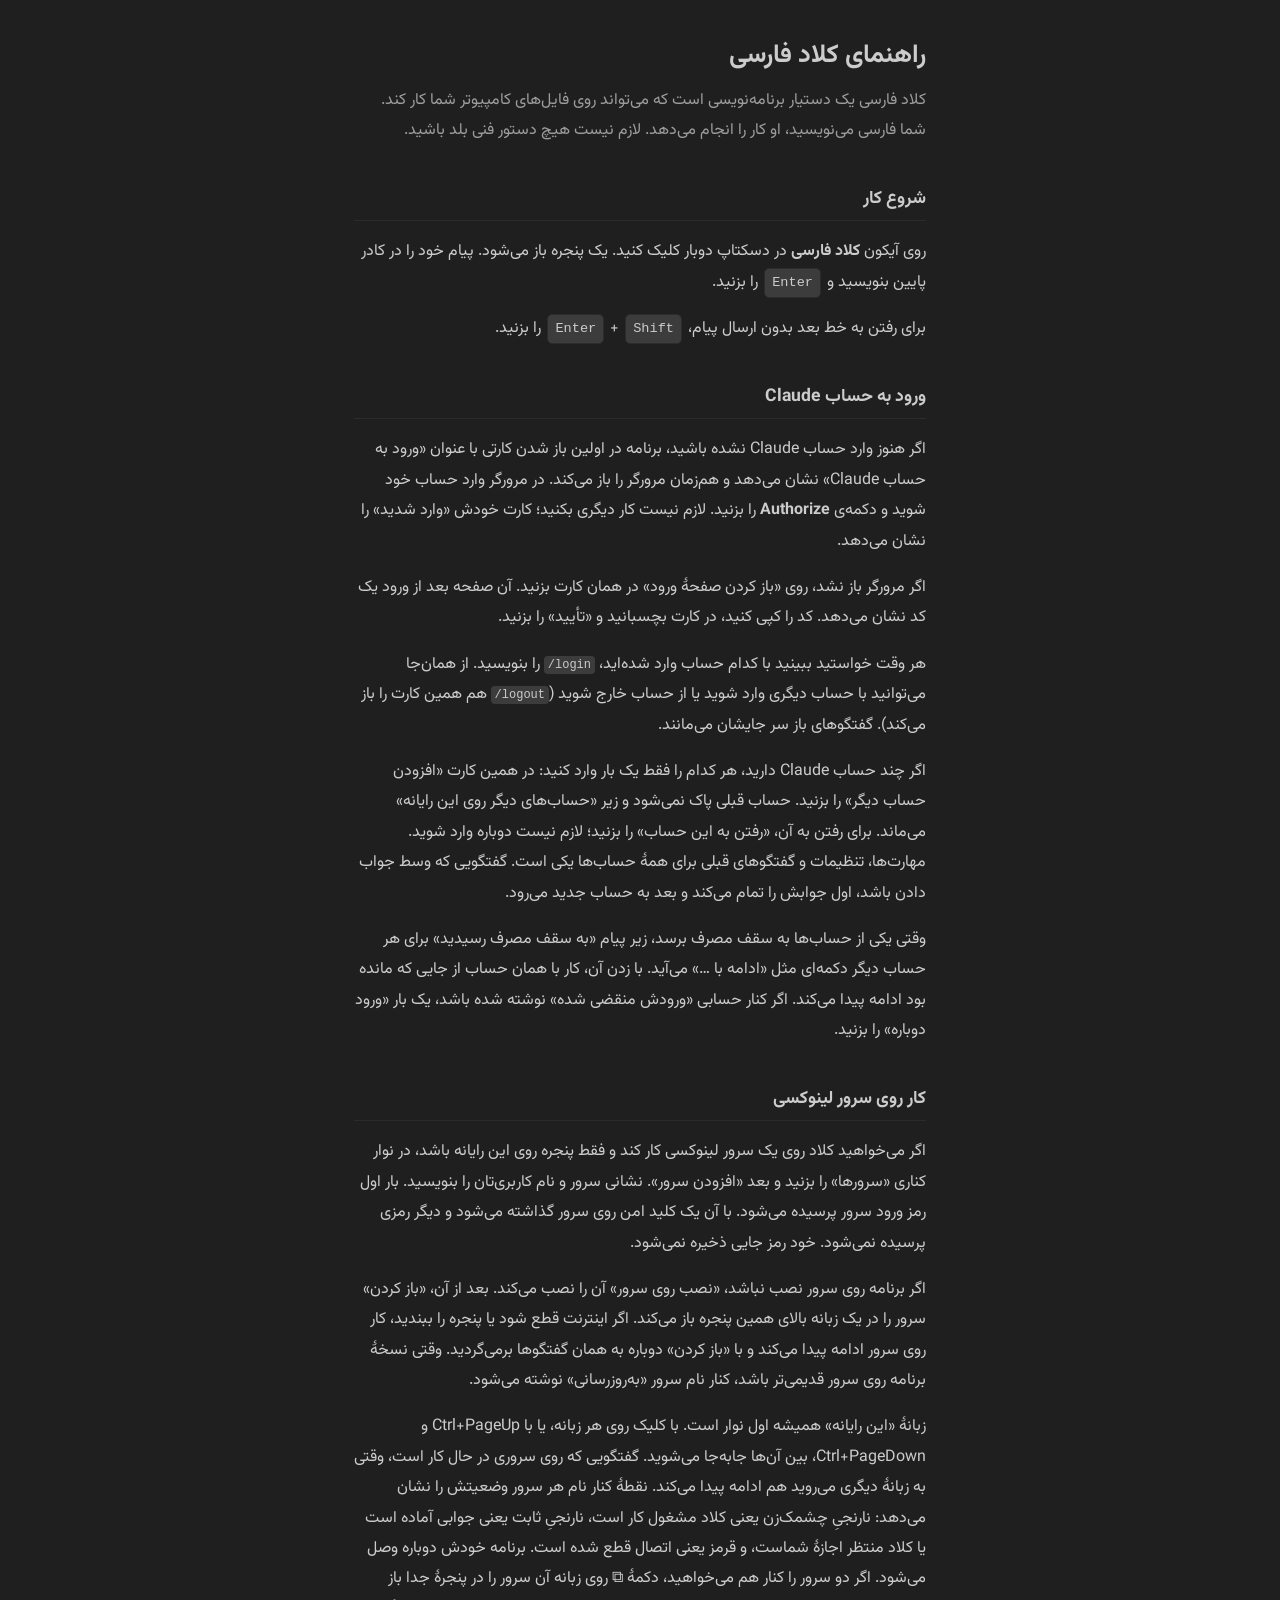
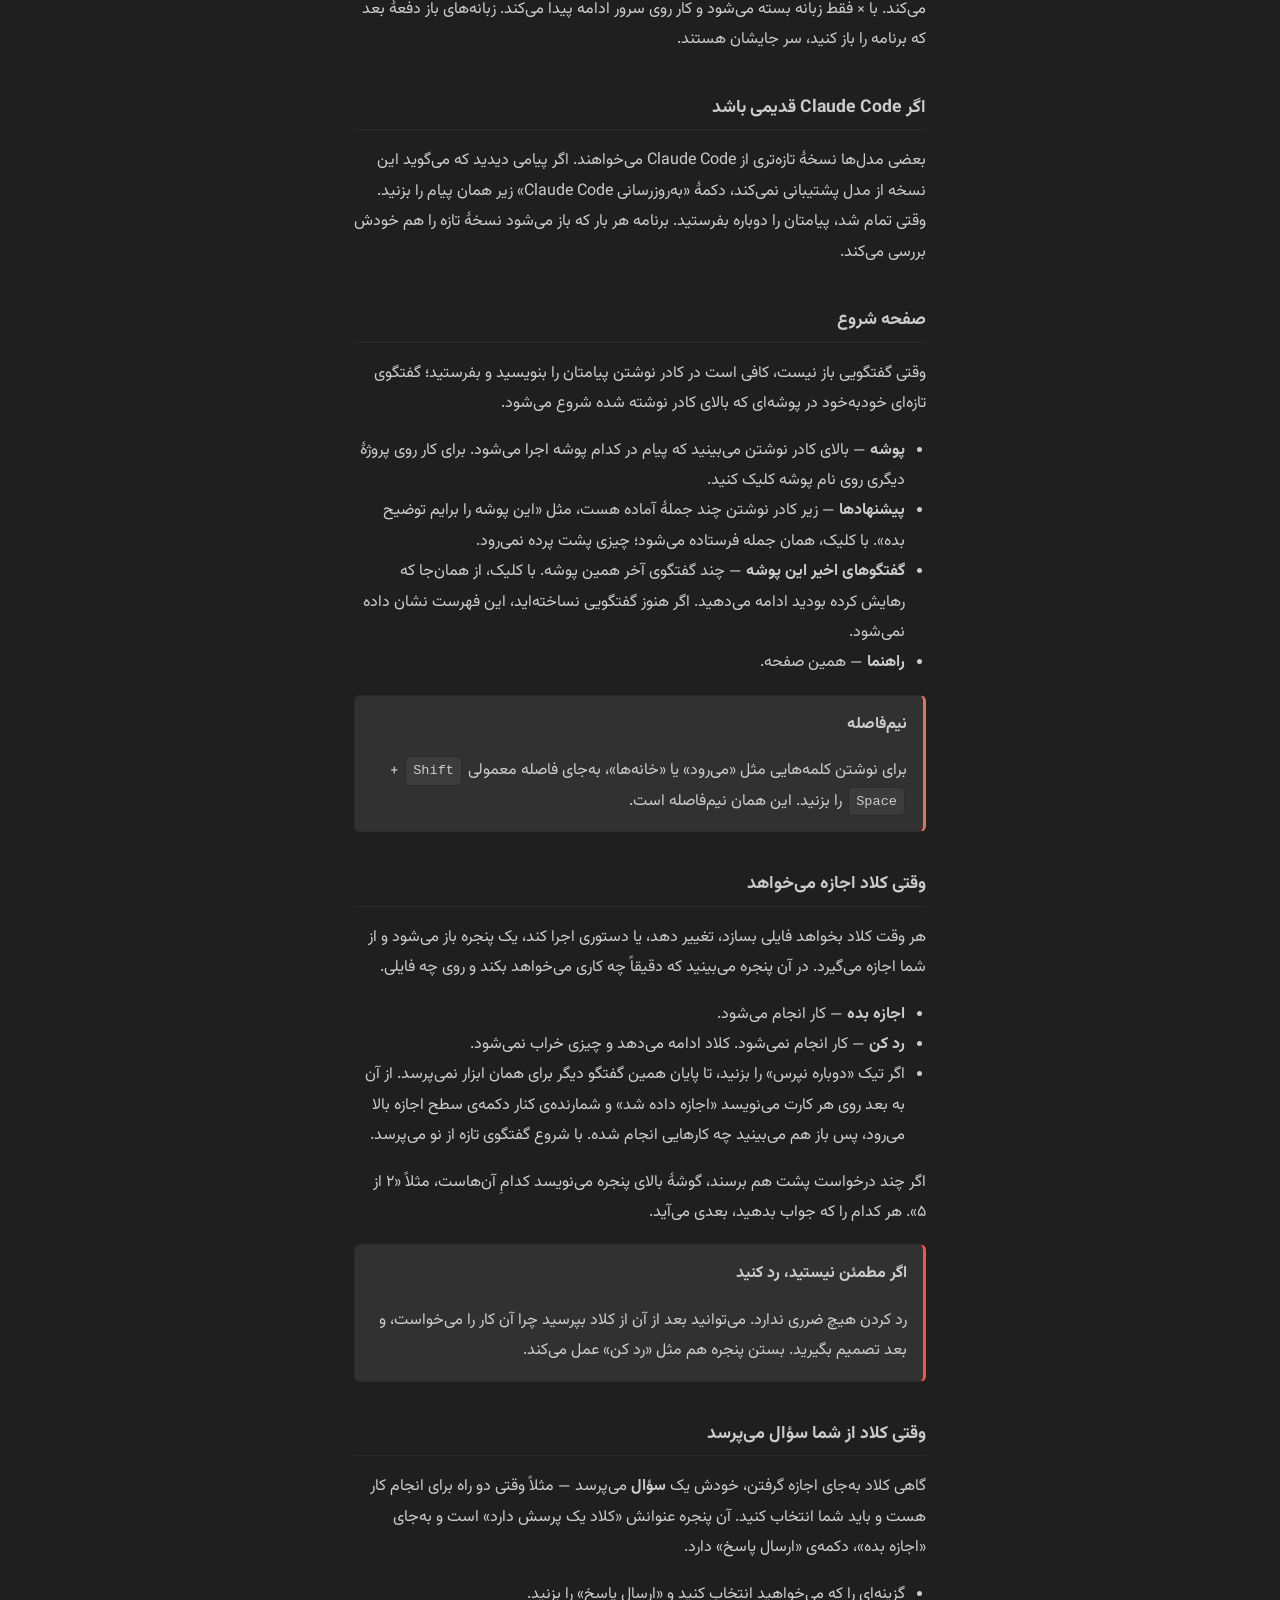
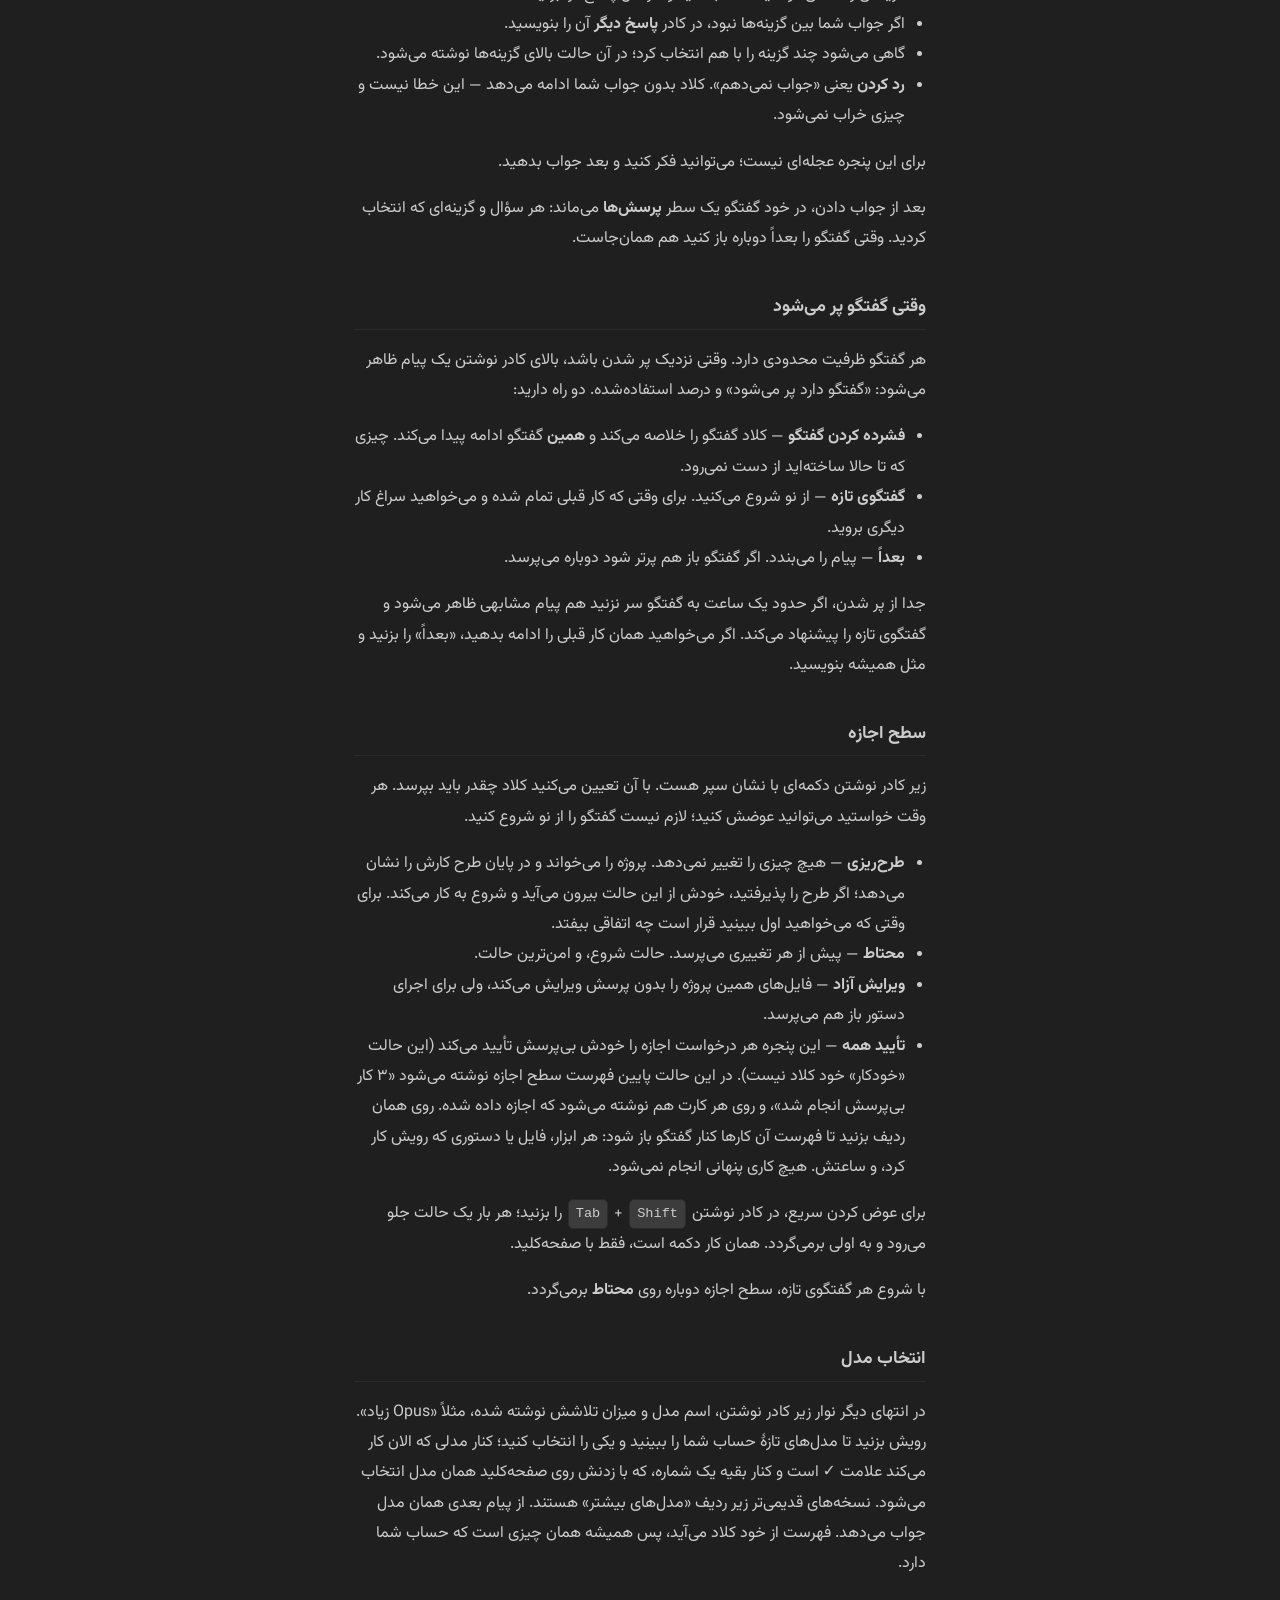
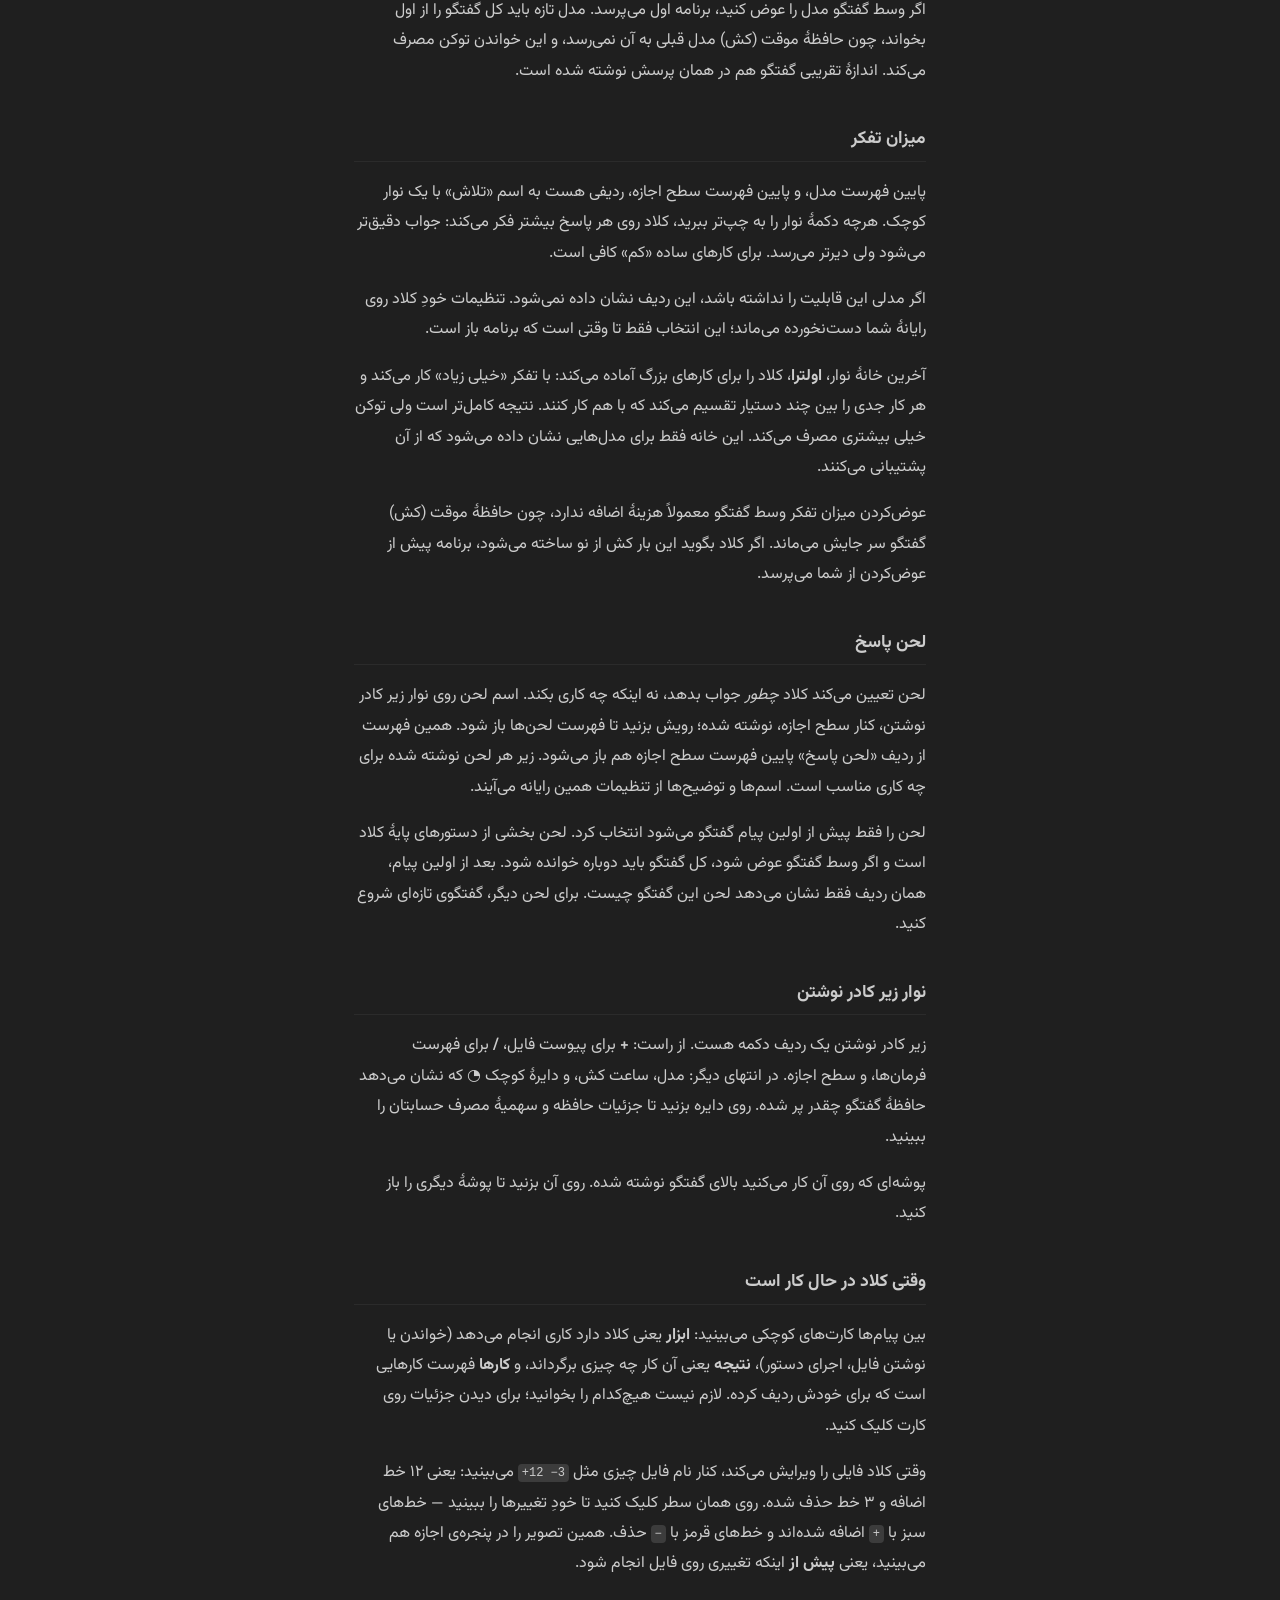
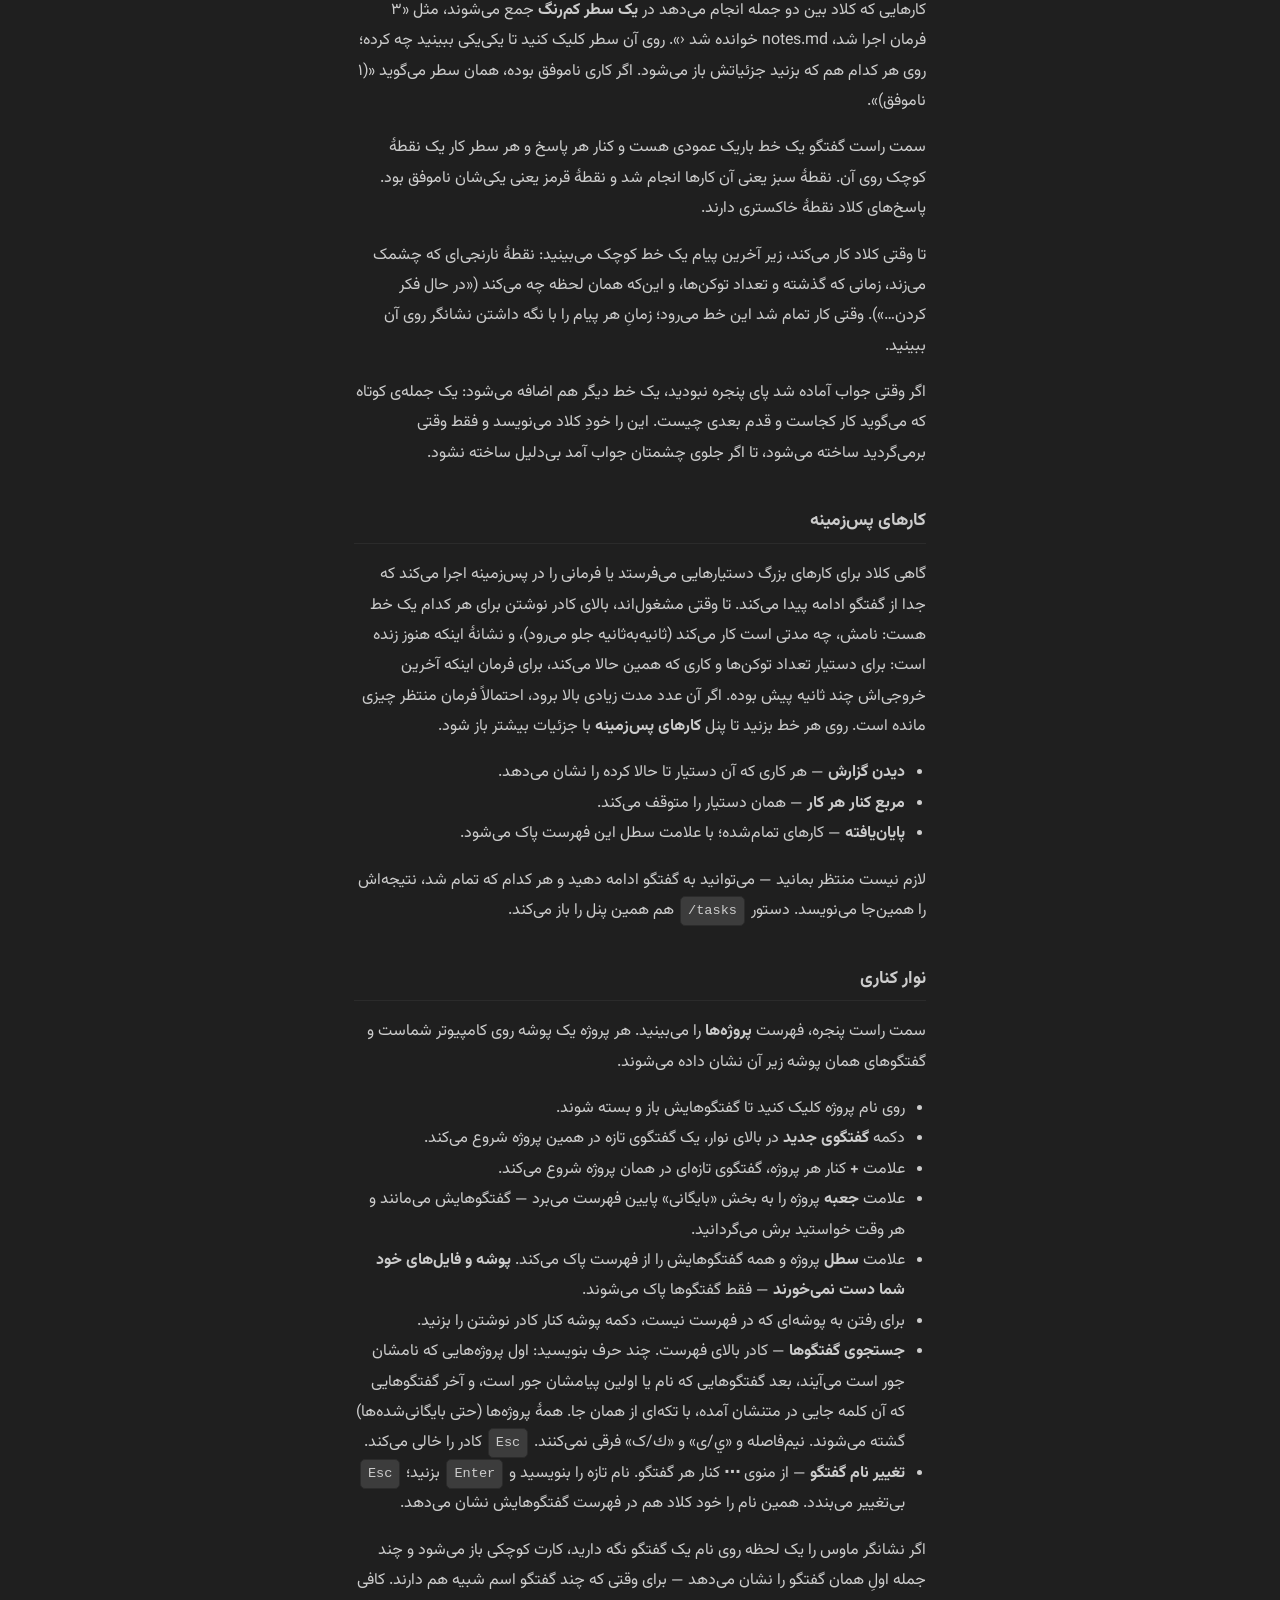
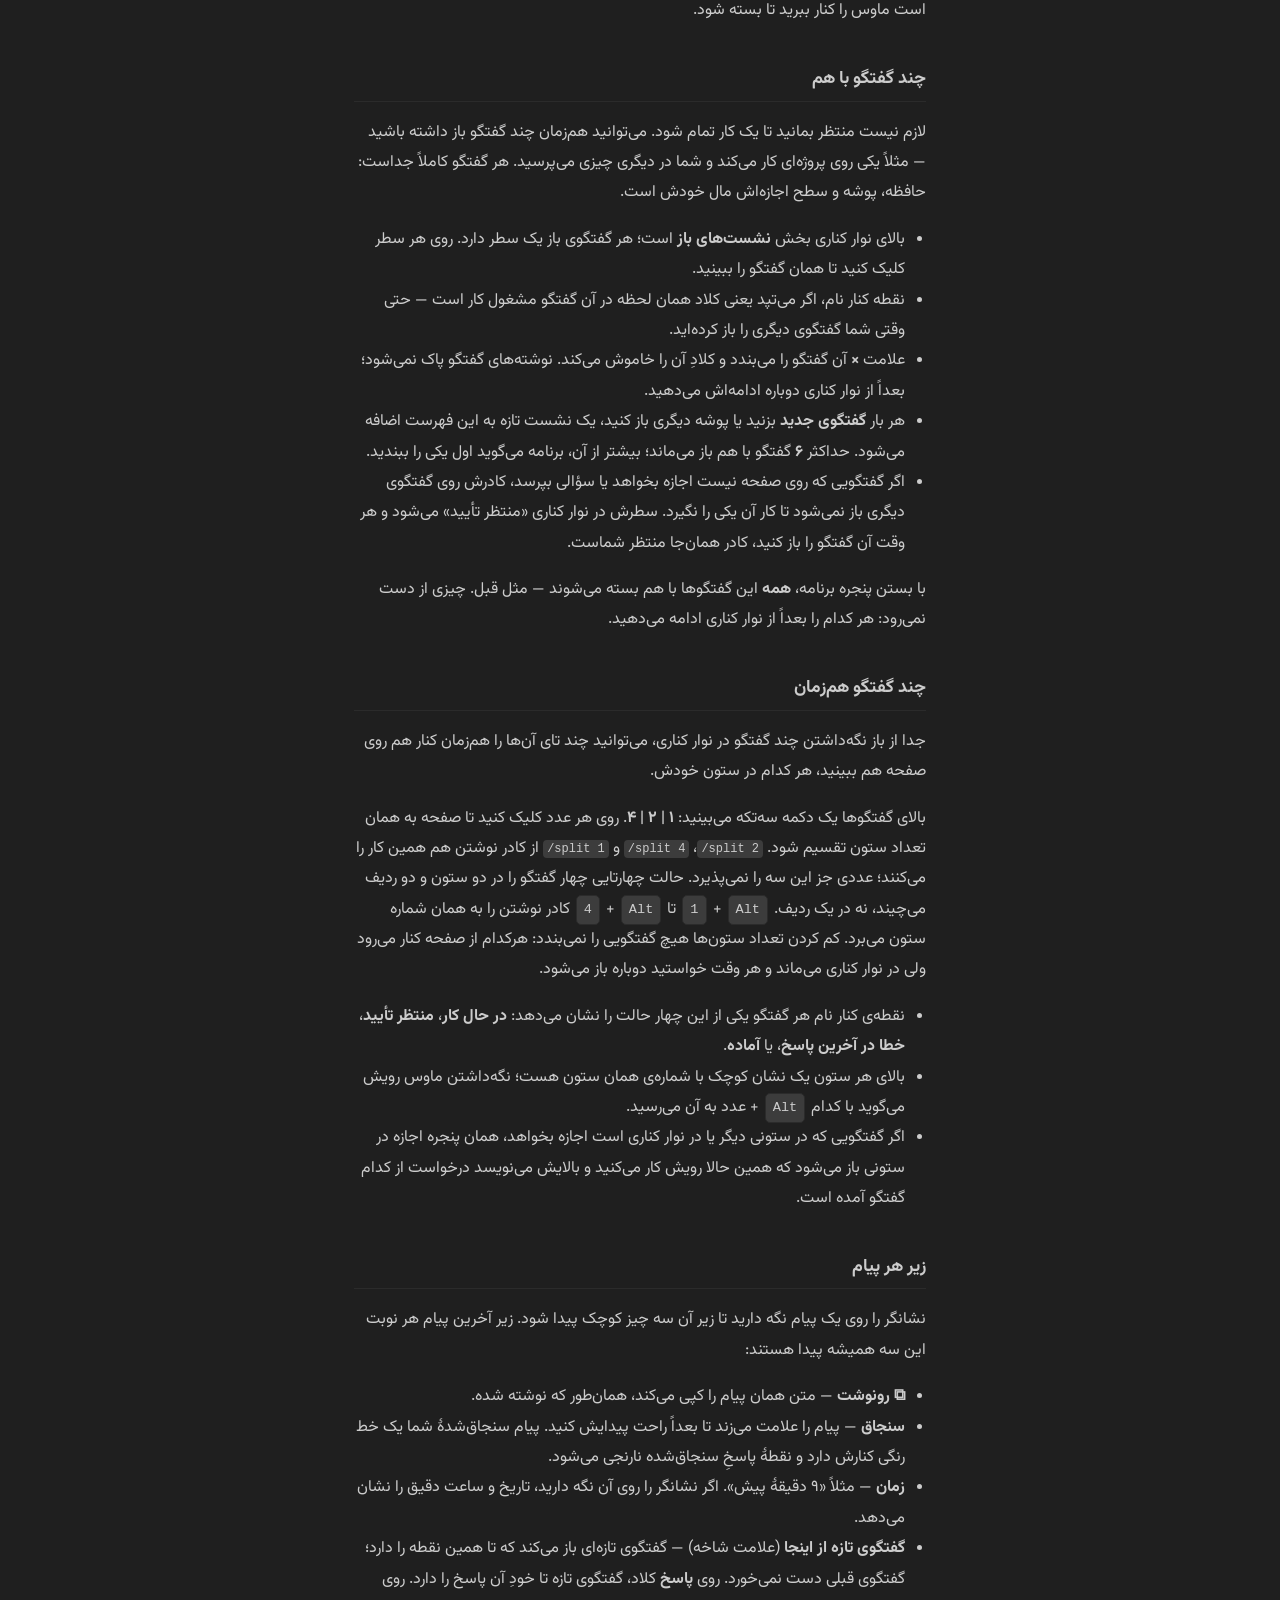
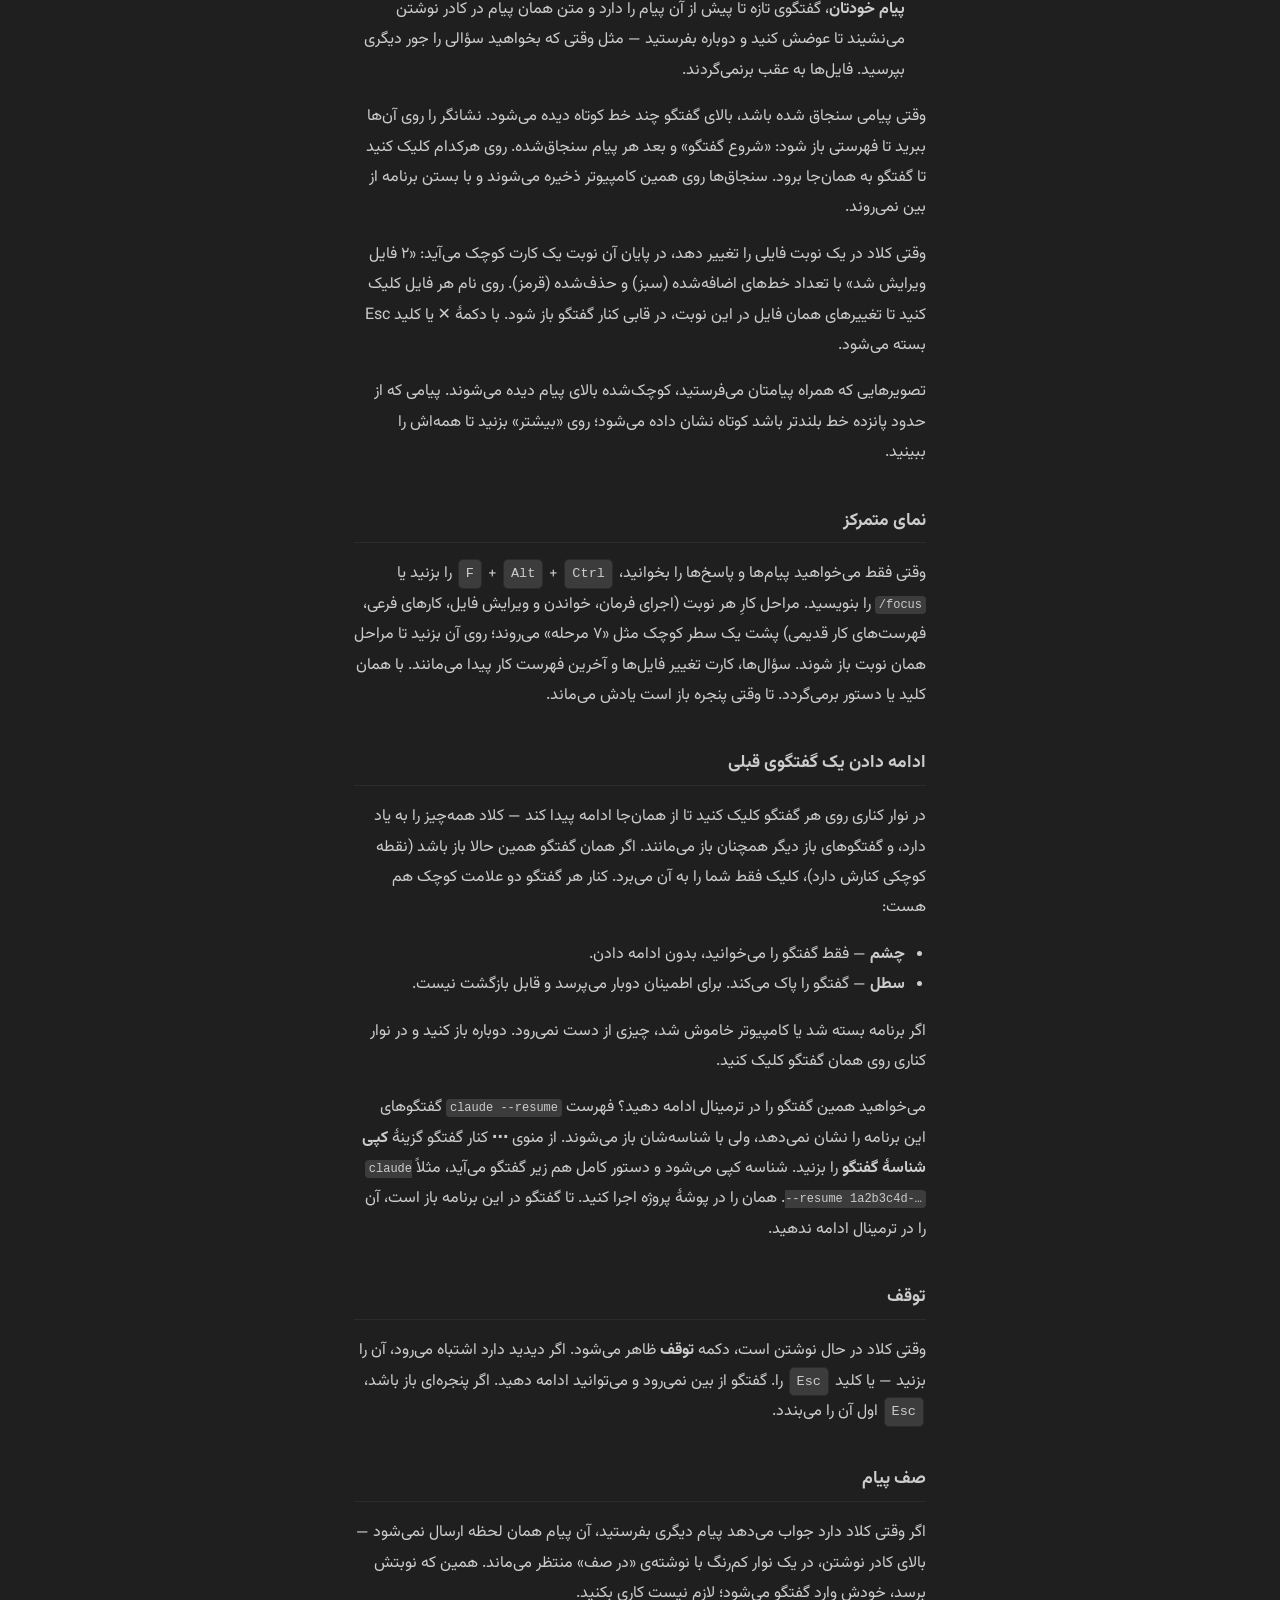
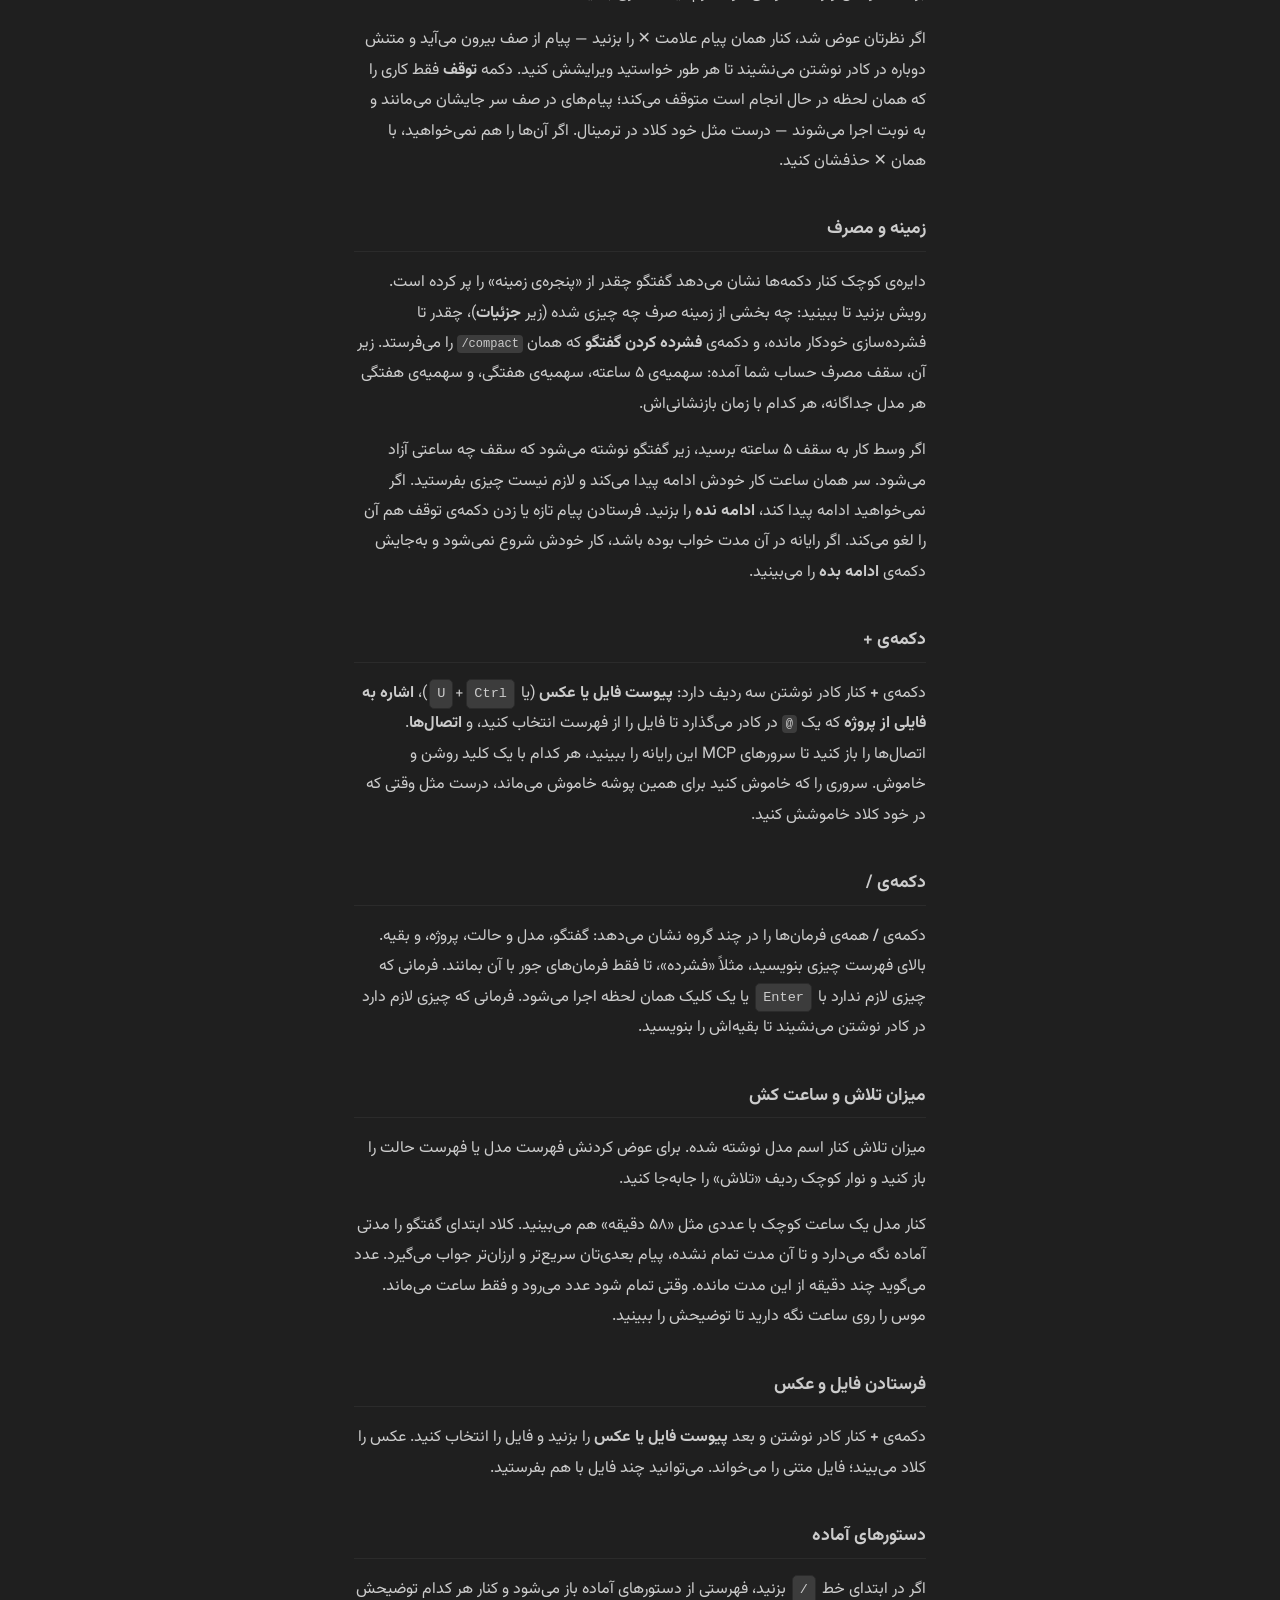
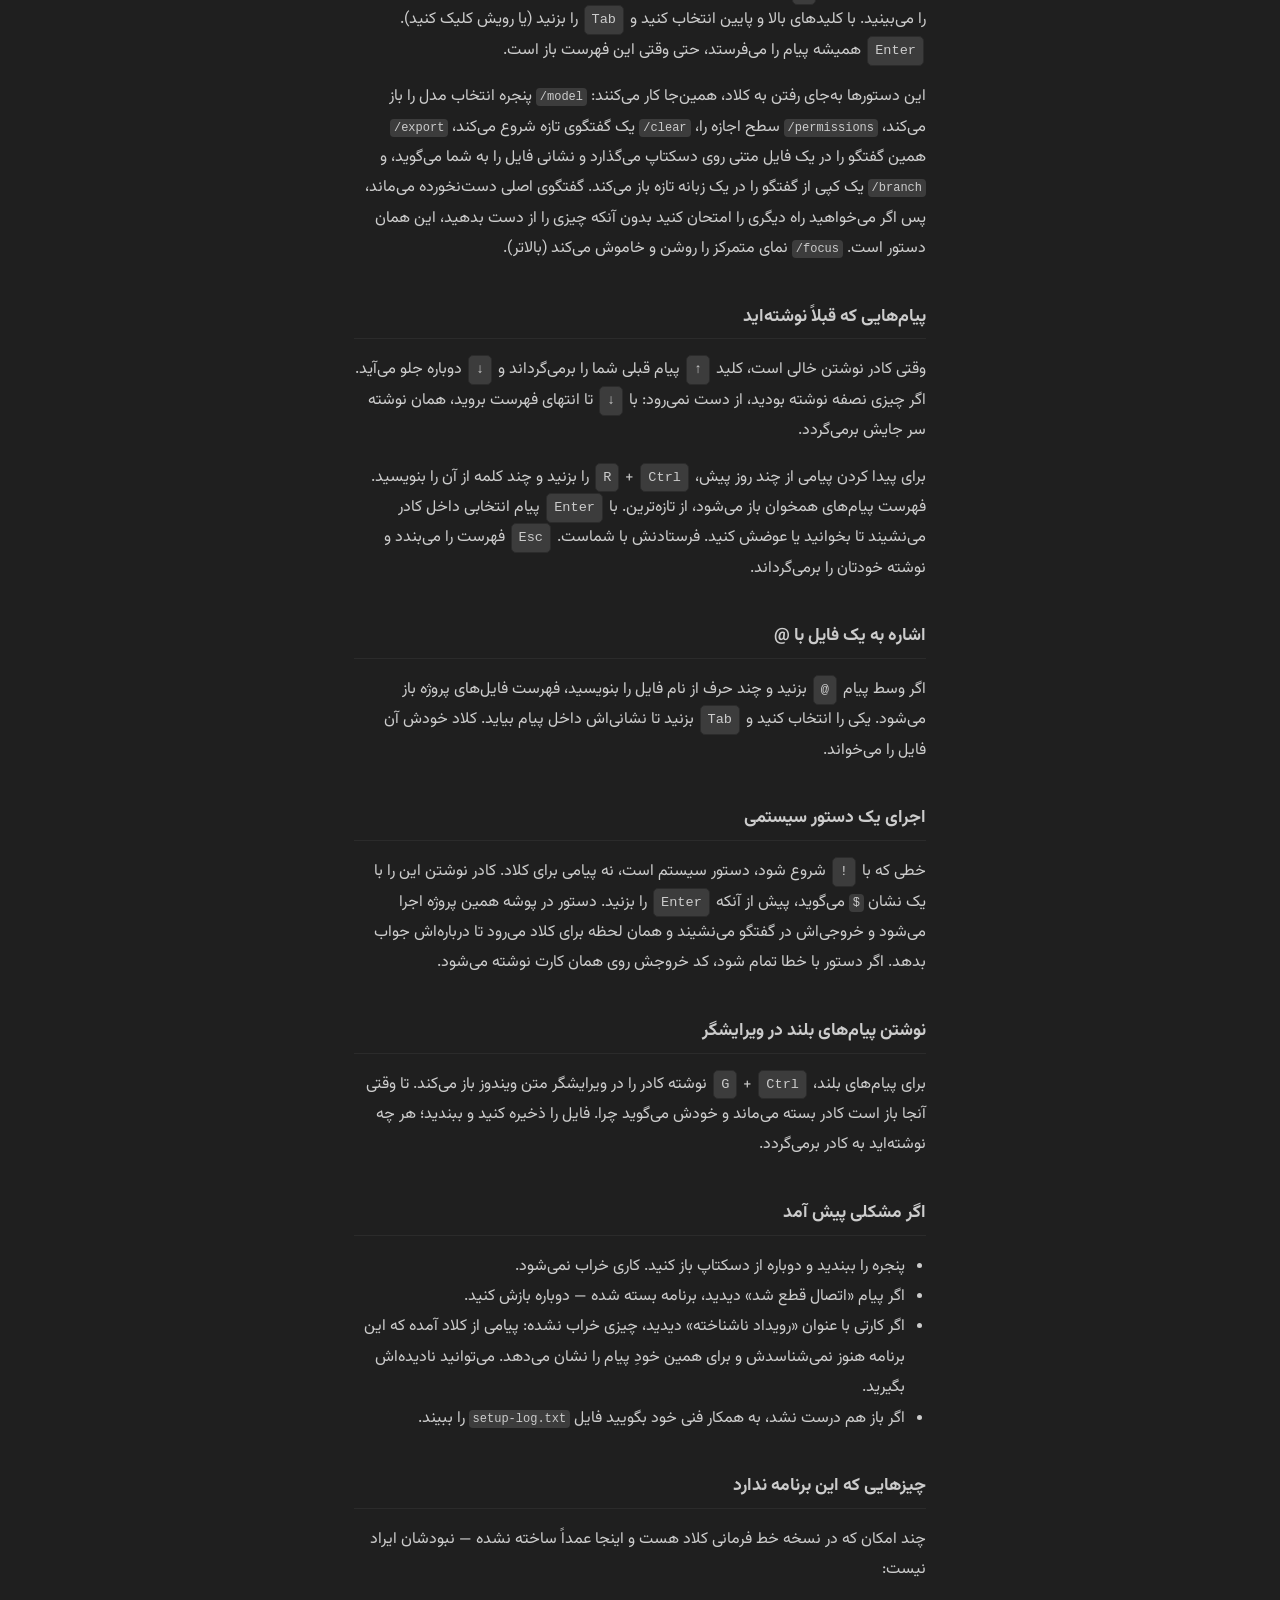
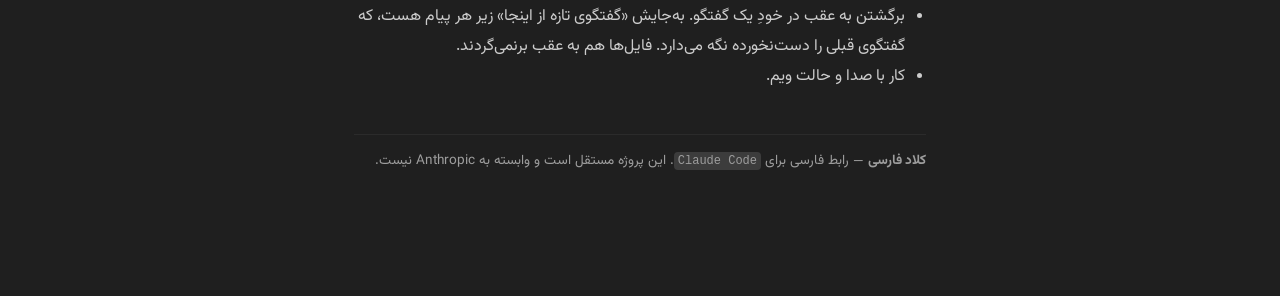
<file: persian-claude-gui/static/help.html>
<!doctype html>
<html dir="rtl" lang="fa">
<head>
<meta charset="utf-8">
<meta name="viewport" content="width=device-width, initial-scale=1">
<title>راهنمای کلاد فارسی</title>
<!-- Standalone on purpose: opens from the app AND by double-clicking the file
     on disk. Font path is relative so both work. -->
<link rel="stylesheet" href="style.css">
<style>
  body { display: block; overflow-y: auto; }
  .page { max-width: 68ch; margin: 0 auto; padding: 32px 20px 80px; }
  h1 { font-size: 1.6rem; font-weight: 700; margin: 0 0 .2em; }
  .lead { color: var(--fg-muted); margin: 0 0 2em; }
  h2 {
    font-size: 1.1rem; font-weight: 700; margin: 2em 0 .5em;
    padding-block-end: .3em; border-block-end: 1px solid var(--border);
  }
  p, li { line-height: 1.9; }
  ul { padding-inline-start: 1.3em; }
  kbd {
    display: inline-block; padding: 1px 7px; margin: 0 2px;
    border: 1px solid var(--border); border-radius: 5px;
    background: var(--surface-2);
    font-family: "Cascadia Code", Consolas, ui-monospace, monospace;
    font-size: .85em;
    direction: ltr; unicode-bidi: isolate;
  }
  .card {
    border: 1px solid var(--border); border-radius: var(--radius);
    background: var(--surface); padding: 14px 16px; margin: 1em 0;
  }
  .card.warn { border-inline-start: 3px solid var(--danger); }
  .card.tip  { border-inline-start: 3px solid var(--accent); }
  .card h3 { margin: 0 0 .4em; font-size: 1rem; font-weight: 700; }
  .card p:last-child { margin-block-end: 0; }
  table { width: 100%; border-collapse: collapse; margin: 1em 0; }
  th, td { text-align: right; padding: 7px 6px; border-block-end: 1px solid var(--border); }
  /* The label column is a fixed vocabulary of short field names — let it size
     to its longest one instead of wrapping «سهمیه ۵ ساعته» onto two lines. */
  th { color: var(--fg-muted); font-weight: 500; font-size: .9em; white-space: nowrap; width: 1%; }
  .colophon {
    margin-block-start: 3em; padding-block-start: 1em;
    border-block-start: 1px solid var(--border);
    color: var(--fg-muted); font-size: .85em;
  }
</style>
</head>
<body>
<div class="page">

<h1>راهنمای کلاد فارسی</h1>
<p class="lead">
  کلاد فارسی یک دستیار برنامه‌نویسی است که می‌تواند روی فایل‌های کامپیوتر شما کار کند.
  شما فارسی می‌نویسید، او کار را انجام می‌دهد. لازم نیست هیچ دستور فنی بلد باشید.
</p>

<h2>شروع کار</h2>
<p>
  روی آیکون <b>کلاد فارسی</b> در دسکتاپ دوبار کلیک کنید. یک پنجره باز می‌شود.
  پیام خود را در کادر پایین بنویسید و <kbd>Enter</kbd> را بزنید.
</p>
<p>
  برای رفتن به خط بعد بدون ارسال پیام، <kbd>Shift</kbd> + <kbd>Enter</kbd> را بزنید.
</p>

<h2>ورود به حساب Claude</h2>
<p>
  اگر هنوز وارد حساب Claude نشده باشید، برنامه در اولین باز شدن کارتی با عنوان
  «ورود به حساب Claude» نشان می‌دهد و هم‌زمان مرورگر را باز می‌کند. در مرورگر وارد حساب
  خود شوید و دکمه‌ی <b>Authorize</b> را بزنید. لازم نیست کار دیگری بکنید؛ کارت خودش
  «وارد شدید» را نشان می‌دهد.
</p>
<p>
  اگر مرورگر باز نشد، روی «باز کردن صفحهٔ ورود» در همان کارت بزنید. آن صفحه بعد از ورود
  یک کد نشان می‌دهد. کد را کپی کنید، در کارت بچسبانید و «تأیید» را بزنید.
</p>
<p>
  هر وقت خواستید ببینید با کدام حساب وارد شده‌اید، <span class="path">/login</span> را
  بنویسید. از همان‌جا می‌توانید با حساب دیگری وارد شوید یا از حساب خارج شوید
  (<span class="path">/logout</span> هم همین کارت را باز می‌کند). گفتگوهای باز سر جایشان
  می‌مانند.
</p>
<p>
  اگر چند حساب Claude دارید، هر کدام را فقط یک بار وارد کنید: در همین کارت «افزودن حساب
  دیگر» را بزنید. حساب قبلی پاک نمی‌شود و زیر «حساب‌های دیگر روی این رایانه» می‌ماند. برای
  رفتن به آن، «رفتن به این حساب» را بزنید؛ لازم نیست دوباره وارد شوید. مهارت‌ها، تنظیمات و
  گفتگوهای قبلی برای همهٔ حساب‌ها یکی است. گفتگویی که وسط جواب دادن باشد، اول جوابش را تمام
  می‌کند و بعد به حساب جدید می‌رود.
</p>
<p>
  وقتی یکی از حساب‌ها به سقف مصرف برسد، زیر پیام «به سقف مصرف رسیدید» برای هر حساب دیگر
  دکمه‌ای مثل «ادامه با …» می‌آید. با زدن آن، کار با همان حساب از جایی که مانده بود ادامه
  پیدا می‌کند. اگر کنار حسابی «ورودش منقضی شده» نوشته شده باشد، یک بار «ورود دوباره» را
  بزنید.
</p>

<h2>کار روی سرور لینوکسی</h2>
<p>
  اگر می‌خواهید کلاد روی یک سرور لینوکسی کار کند و فقط پنجره روی این رایانه باشد، در نوار
  کناری «سرورها» را بزنید و بعد «افزودن سرور». نشانی سرور و نام کاربری‌تان را بنویسید. بار
  اول رمز ورود سرور پرسیده می‌شود. با آن یک کلید امن روی سرور گذاشته می‌شود و دیگر رمزی
  پرسیده نمی‌شود. خود رمز جایی ذخیره نمی‌شود.
</p>
<p>
  اگر برنامه روی سرور نصب نباشد، «نصب روی سرور» آن را نصب می‌کند. بعد از آن، «باز کردن» سرور
  را در یک زبانه بالای همین پنجره باز می‌کند. اگر اینترنت قطع شود یا پنجره را ببندید، کار روی
  سرور ادامه پیدا می‌کند و با «باز کردن» دوباره به همان گفتگوها برمی‌گردید. وقتی نسخهٔ برنامه
  روی سرور قدیمی‌تر باشد، کنار نام سرور «به‌روزرسانی» نوشته می‌شود.
</p>
<p>
  زبانهٔ «این رایانه» همیشه اول نوار است. با کلیک روی هر زبانه، یا با Ctrl+PageUp و
  Ctrl+PageDown، بین آن‌ها جابه‌جا می‌شوید. گفتگویی که روی سروری در حال کار است، وقتی به زبانهٔ
  دیگری می‌روید هم ادامه پیدا می‌کند. نقطهٔ کنار نام هر سرور وضعیتش را نشان می‌دهد: نارنجیِ
  چشمک‌زن یعنی کلاد مشغول کار است، نارنجیِ ثابت یعنی جوابی آماده است یا کلاد منتظر اجازهٔ
  شماست، و قرمز یعنی اتصال قطع شده است. برنامه خودش دوباره وصل می‌شود. اگر دو سرور را کنار هم
  می‌خواهید، دکمهٔ ⧉ روی زبانه آن سرور را در پنجرهٔ جدا باز می‌کند. با × فقط زبانه بسته می‌شود
  و کار روی سرور ادامه پیدا می‌کند. زبانه‌های باز دفعهٔ بعد که برنامه را باز کنید، سر جایشان
  هستند.
</p>

<h2>اگر Claude Code قدیمی باشد</h2>
<p>
  بعضی مدل‌ها نسخهٔ تازه‌تری از Claude Code می‌خواهند. اگر پیامی دیدید که می‌گوید این نسخه از
  مدل پشتیبانی نمی‌کند، دکمهٔ «به‌روزرسانی Claude Code» زیر همان پیام را بزنید. وقتی تمام شد،
  پیامتان را دوباره بفرستید. برنامه هر بار که باز می‌شود نسخهٔ تازه را هم خودش بررسی می‌کند.
</p>

<h2>صفحه شروع</h2>
<p>
  وقتی گفتگویی باز نیست، کافی است در کادر نوشتن پیامتان را بنویسید و بفرستید؛
  گفتگوی تازه‌ای خودبه‌خود در پوشه‌ای که بالای کادر نوشته شده شروع می‌شود.
</p>
<ul>
  <li><b>پوشه</b> — بالای کادر نوشتن می‌بینید که پیام در کدام پوشه اجرا می‌شود.
    برای کار روی پروژهٔ دیگری روی نام پوشه کلیک کنید.</li>
  <li><b>پیشنهادها</b> — زیر کادر نوشتن چند جملهٔ آماده هست، مثل «این پوشه را برایم
    توضیح بده». با کلیک، همان جمله فرستاده می‌شود؛ چیزی پشت پرده نمی‌رود.</li>
  <li><b>گفتگوهای اخیر این پوشه</b> — چند گفتگوی آخر همین پوشه. با کلیک، از همان‌جا
    که رهایش کرده بودید ادامه می‌دهید. اگر هنوز گفتگویی نساخته‌اید، این فهرست نشان داده نمی‌شود.</li>
  <li><b>راهنما</b> — همین صفحه.</li>
</ul>

<div class="card tip">
  <h3>نیم‌فاصله</h3>
  <p>
    برای نوشتن کلمه‌هایی مثل «می‌رود» یا «خانه‌ها»، به‌جای فاصله معمولی
    <kbd>Shift</kbd> + <kbd>Space</kbd> را بزنید. این همان نیم‌فاصله است.
  </p>
</div>

<h2>وقتی کلاد اجازه می‌خواهد</h2>
<p>
  هر وقت کلاد بخواهد فایلی بسازد، تغییر دهد، یا دستوری اجرا کند،
  یک پنجره باز می‌شود و از شما اجازه می‌گیرد. در آن پنجره می‌بینید که
  دقیقاً چه کاری می‌خواهد بکند و روی چه فایلی.
</p>
<ul>
  <li><b>اجازه بده</b> — کار انجام می‌شود.</li>
  <li><b>رد کن</b> — کار انجام نمی‌شود. کلاد ادامه می‌دهد و چیزی خراب نمی‌شود.</li>
  <li>اگر تیک «دوباره نپرس» را بزنید، تا پایان همین گفتگو دیگر برای همان ابزار نمی‌پرسد.
    از آن به بعد روی هر کارت می‌نویسد «اجازه داده شد» و شمارنده‌ی کنار دکمه‌ی سطح اجازه
    بالا می‌رود، پس باز هم می‌بینید چه کارهایی انجام شده. با شروع گفتگوی تازه از نو می‌پرسد.</li>
</ul>

<p>
  اگر چند درخواست پشت هم برسند، گوشهٔ بالای پنجره می‌نویسد کدامِ آن‌هاست، مثلاً
  «۲ از ۵». هر کدام را که جواب بدهید، بعدی می‌آید.
</p>

<div class="card warn">
  <h3>اگر مطمئن نیستید، رد کنید</h3>
  <p>
    رد کردن هیچ ضرری ندارد. می‌توانید بعد از آن از کلاد بپرسید چرا آن کار را می‌خواست،
    و بعد تصمیم بگیرید. بستن پنجره هم مثل «رد کن» عمل می‌کند.
  </p>
</div>

<h2>وقتی کلاد از شما سؤال می‌پرسد</h2>
<p>
  گاهی کلاد به‌جای اجازه گرفتن، خودش یک <b>سؤال</b> می‌پرسد — مثلاً وقتی دو راه
  برای انجام کار هست و باید شما انتخاب کنید. آن پنجره عنوانش
  «کلاد یک پرسش دارد» است و به‌جای «اجازه بده»، دکمه‌ی «ارسال پاسخ» دارد.
</p>
<ul>
  <li>گزینه‌ای را که می‌خواهید انتخاب کنید و «ارسال پاسخ» را بزنید.</li>
  <li>اگر جواب شما بین گزینه‌ها نبود، در کادر <b>پاسخ دیگر</b> آن را بنویسید.</li>
  <li>گاهی می‌شود چند گزینه را با هم انتخاب کرد؛ در آن حالت بالای گزینه‌ها
    نوشته می‌شود.</li>
  <li><b>رد کردن</b> یعنی «جواب نمی‌دهم». کلاد بدون جواب شما ادامه می‌دهد —
    این خطا نیست و چیزی خراب نمی‌شود.</li>
</ul>
<p>
  برای این پنجره عجله‌ای نیست؛ می‌توانید فکر کنید و بعد جواب بدهید.
</p>
<p>
  بعد از جواب دادن، در خود گفتگو یک سطر <b>پرسش‌ها</b> می‌ماند: هر سؤال و
  گزینه‌ای که انتخاب کردید. وقتی گفتگو را بعداً دوباره باز کنید هم همان‌جاست.
</p>

<h2>وقتی گفتگو پر می‌شود</h2>
<p>
  هر گفتگو ظرفیت محدودی دارد. وقتی نزدیک پر شدن باشد، بالای کادر نوشتن یک
  پیام ظاهر می‌شود: «گفتگو دارد پر می‌شود» و درصد استفاده‌شده. دو راه دارید:
</p>
<ul>
  <li><b>فشرده کردن گفتگو</b> — کلاد گفتگو را خلاصه می‌کند و <b>همین</b> گفتگو
    ادامه پیدا می‌کند. چیزی که تا حالا ساخته‌اید از دست نمی‌رود.</li>
  <li><b>گفتگوی تازه</b> — از نو شروع می‌کنید. برای وقتی که کار قبلی تمام شده
    و می‌خواهید سراغ کار دیگری بروید.</li>
  <li><b>بعداً</b> — پیام را می‌بندد. اگر گفتگو باز هم پرتر شود دوباره می‌پرسد.</li>
</ul>
<p>
  جدا از پر شدن، اگر حدود یک ساعت به گفتگو سر نزنید هم پیام مشابهی ظاهر می‌شود و
  گفتگوی تازه را پیشنهاد می‌کند. اگر می‌خواهید همان کار قبلی را ادامه بدهید،
  «بعداً» را بزنید و مثل همیشه بنویسید.
</p>

<h2>سطح اجازه</h2>
<p>
  زیر کادر نوشتن دکمه‌ای با نشان سپر هست. با آن تعیین می‌کنید کلاد چقدر باید بپرسد.
  هر وقت خواستید می‌توانید عوضش کنید؛ لازم نیست گفتگو را از نو شروع کنید.
</p>
<ul>
  <li><b>طرح‌ریزی</b> — هیچ چیزی را تغییر نمی‌دهد. پروژه را می‌خواند و در پایان
    طرح کارش را نشان می‌دهد؛ اگر طرح را پذیرفتید، خودش از این حالت بیرون می‌آید و
    شروع به کار می‌کند. برای وقتی که می‌خواهید اول ببینید قرار است چه اتفاقی بیفتد.</li>
  <li><b>محتاط</b> — پیش از هر تغییری می‌پرسد. حالت شروع، و امن‌ترین حالت.</li>
  <li><b>ویرایش آزاد</b> — فایل‌های همین پروژه را بدون پرسش ویرایش می‌کند،
    ولی برای اجرای دستور باز هم می‌پرسد.</li>
  <li><b>تأیید همه</b> — این پنجره هر درخواست اجازه را خودش بی‌پرسش تأیید می‌کند
    (این حالت «خودکار» خود کلاد نیست). در این حالت پایین فهرست سطح اجازه
    نوشته می‌شود «۳ کار بی‌پرسش انجام شد»، و روی هر کارت هم نوشته می‌شود که
    اجازه داده شده. روی همان ردیف بزنید تا فهرست آن کارها کنار گفتگو باز شود:
    هر ابزار، فایل یا دستوری که رویش کار کرد، و ساعتش. هیچ کاری
    پنهانی انجام نمی‌شود.</li>
</ul>
<p>
  برای عوض کردن سریع، در کادر نوشتن <kbd>Shift</kbd> + <kbd>Tab</kbd> را بزنید؛
  هر بار یک حالت جلو می‌رود و به اولی برمی‌گردد. همان کار دکمه است، فقط با صفحه‌کلید.
</p>
<p>
  با شروع هر گفتگوی تازه، سطح اجازه دوباره روی <b>محتاط</b> برمی‌گردد.
</p>

<h2>انتخاب مدل</h2>
<p>
  در انتهای دیگر نوار زیر کادر نوشتن، اسم مدل و میزان تلاشش نوشته شده، مثلاً
  «Opus زیاد». رویش بزنید تا مدل‌های تازهٔ حساب شما را ببینید و یکی را انتخاب کنید؛
  کنار مدلی که الان کار می‌کند علامت ✓ است و کنار بقیه یک شماره، که با زدنش روی
  صفحه‌کلید همان مدل انتخاب می‌شود. نسخه‌های قدیمی‌تر زیر ردیف «مدل‌های بیشتر» هستند.
  از پیام بعدی همان مدل جواب می‌دهد. فهرست از خود کلاد می‌آید، پس همیشه همان
  چیزی است که حساب شما دارد.
</p>
<p>
  اگر وسط گفتگو مدل را عوض کنید، برنامه اول می‌پرسد. مدل تازه باید کل گفتگو را
  از اول بخواند، چون حافظهٔ موقت (کش) مدل قبلی به آن نمی‌رسد، و این خواندن توکن
  مصرف می‌کند. اندازهٔ تقریبی گفتگو هم در همان پرسش نوشته شده است.
</p>

<h2>میزان تفکر</h2>
<p>
  پایین فهرست مدل، و پایین فهرست سطح اجازه، ردیفی هست به اسم «تلاش» با یک نوار
  کوچک. هرچه دکمهٔ نوار را به چپ‌تر ببرید، کلاد روی هر پاسخ بیشتر فکر می‌کند:
  جواب دقیق‌تر می‌شود ولی دیرتر می‌رسد. برای کارهای ساده «کم» کافی است.
</p>
<p>
  اگر مدلی این قابلیت را نداشته باشد، این ردیف نشان داده نمی‌شود.
  تنظیمات خودِ کلاد روی رایانهٔ شما دست‌نخورده می‌ماند؛ این انتخاب فقط
  تا وقتی است که برنامه باز است.
</p>
<p>
  آخرین خانهٔ نوار، <b>اولترا</b>، کلاد را برای کارهای بزرگ آماده می‌کند: با تفکر «خیلی زیاد»
  کار می‌کند و هر کار جدی را بین چند دستیار تقسیم می‌کند که با هم کار کنند.
  نتیجه کامل‌تر است ولی توکن خیلی بیشتری مصرف می‌کند. این خانه فقط برای مدل‌هایی
  نشان داده می‌شود که از آن پشتیبانی می‌کنند.
</p>
<p>
  عوض‌کردن میزان تفکر وسط گفتگو معمولاً هزینهٔ اضافه ندارد، چون حافظهٔ موقت (کش)
  گفتگو سر جایش می‌ماند. اگر کلاد بگوید این بار کش از نو ساخته می‌شود، برنامه
  پیش از عوض‌کردن از شما می‌پرسد.
</p>

<h2>لحن پاسخ</h2>
<p>
  لحن تعیین می‌کند کلاد <em>چطور</em> جواب بدهد، نه اینکه چه کاری بکند. اسم لحن
  روی نوار زیر کادر نوشتن، کنار سطح اجازه، نوشته شده؛ رویش بزنید تا فهرست لحن‌ها
  باز شود. همین فهرست از ردیف «لحن پاسخ» پایین فهرست سطح اجازه هم باز می‌شود. زیر
  هر لحن نوشته شده برای چه کاری مناسب است. اسم‌ها و توضیح‌ها از تنظیمات همین
  رایانه می‌آیند.
</p>
<p>
  لحن را فقط پیش از اولین پیام گفتگو می‌شود انتخاب کرد. لحن بخشی از دستورهای پایهٔ
  کلاد است و اگر وسط گفتگو عوض شود، کل گفتگو باید دوباره خوانده شود. بعد از اولین
  پیام، همان ردیف فقط نشان می‌دهد لحن این گفتگو چیست. برای لحن دیگر، گفتگوی تازه‌ای
  شروع کنید.
</p>

<h2>نوار زیر کادر نوشتن</h2>
<p>
  زیر کادر نوشتن یک ردیف دکمه هست. از راست: <b>+</b> برای پیوست فایل،
  <b>/</b> برای فهرست فرمان‌ها، و سطح اجازه. در انتهای دیگر: مدل، ساعت کش، و
  دایرهٔ کوچک <b>◔</b> که نشان می‌دهد حافظهٔ گفتگو چقدر پر شده. روی دایره بزنید
  تا جزئیات حافظه و سهمیهٔ مصرف حسابتان را ببینید.
</p>
<p>
  پوشه‌ای که روی آن کار می‌کنید بالای گفتگو نوشته شده. روی آن بزنید تا پوشهٔ
  دیگری را باز کنید.
</p>

<h2>وقتی کلاد در حال کار است</h2>
<p>
  بین پیام‌ها کارت‌های کوچکی می‌بینید: <b>ابزار</b> یعنی کلاد دارد کاری انجام می‌دهد
  (خواندن یا نوشتن فایل، اجرای دستور)، <b>نتیجه</b> یعنی آن کار چه چیزی برگرداند، و
  <b>کارها</b> فهرست کارهایی است که برای خودش ردیف کرده. لازم نیست هیچ‌کدام را بخوانید؛
  برای دیدن جزئیات روی کارت کلیک کنید.
</p>
<p>
  وقتی کلاد فایلی را ویرایش می‌کند، کنار نام فایل چیزی مثل
  <span class="path">+12 −3</span> می‌بینید: یعنی ۱۲ خط اضافه و ۳ خط حذف شده.
  روی همان سطر کلیک کنید تا خودِ تغییرها را ببینید — خط‌های سبز با
  <span class="path">+</span> اضافه شده‌اند و خط‌های قرمز با
  <span class="path">−</span> حذف. همین تصویر را در پنجره‌ی اجازه هم می‌بینید،
  یعنی <b>پیش از</b> اینکه تغییری روی فایل انجام شود.
</p>

<p>
  کارهایی که کلاد بین دو جمله انجام می‌دهد در <b>یک سطر کم‌رنگ</b> جمع می‌شوند، مثل
  «۳ فرمان اجرا شد، notes.md خوانده شد ‹». روی آن سطر کلیک کنید تا یکی‌یکی ببینید چه
  کرده؛ روی هر کدام هم که بزنید جزئیاتش باز می‌شود. اگر کاری ناموفق بوده، همان سطر
  می‌گوید «(۱ ناموفق)».
</p>
<p>
  سمت راست گفتگو یک خط باریک عمودی هست و کنار هر پاسخ و هر سطر کار یک نقطهٔ کوچک
  روی آن. نقطهٔ سبز یعنی آن کارها انجام شد و نقطهٔ قرمز یعنی یکی‌شان ناموفق بود.
  پاسخ‌های کلاد نقطهٔ خاکستری دارند.
</p>
<p>
  تا وقتی کلاد کار می‌کند، زیر آخرین پیام یک خط کوچک می‌بینید: نقطهٔ نارنجی‌ای که
  چشمک می‌زند، زمانی که گذشته و تعداد توکن‌ها، و این‌که همان لحظه چه می‌کند («در حال فکر کردن…»).
  وقتی کار تمام شد این خط می‌رود؛ زمانِ هر پیام را با نگه داشتن نشانگر روی آن ببینید.
</p>
<p>
  اگر وقتی جواب آماده شد پای پنجره نبودید، یک خط دیگر هم اضافه می‌شود: یک جمله‌ی کوتاه که می‌گوید کار کجاست و
  قدم بعدی چیست. این را خودِ کلاد می‌نویسد و فقط وقتی برمی‌گردید ساخته می‌شود،
  تا اگر جلوی چشمتان جواب آمد بی‌دلیل ساخته نشود.
</p>

<h2>کارهای پس‌زمینه</h2>
<p>
  گاهی کلاد برای کارهای بزرگ دستیارهایی می‌فرستد یا فرمانی را در پس‌زمینه اجرا
  می‌کند که جدا از گفتگو ادامه پیدا می‌کند. تا وقتی مشغول‌اند، بالای کادر نوشتن
  برای هر کدام یک خط هست: نامش، چه مدتی است کار می‌کند (ثانیه‌به‌ثانیه جلو می‌رود)،
  و نشانهٔ اینکه هنوز زنده است: برای دستیار تعداد توکن‌ها و کاری که همین حالا
  می‌کند، برای فرمان اینکه آخرین خروجی‌اش چند ثانیه پیش بوده. اگر آن عدد مدت
  زیادی بالا برود، احتمالاً فرمان منتظر چیزی مانده است. روی هر خط بزنید تا پنل
  <b>کارهای پس‌زمینه</b> با جزئیات بیشتر باز شود.
</p>
<ul>
  <li><b>دیدن گزارش</b> — هر کاری که آن دستیار تا حالا کرده را نشان می‌دهد.</li>
  <li><b>مربع کنار هر کار</b> — همان دستیار را متوقف می‌کند.</li>
  <li><b>پایان‌یافته</b> — کارهای تمام‌شده؛ با علامت سطل این فهرست پاک می‌شود.</li>
</ul>
<p>
  لازم نیست منتظر بمانید — می‌توانید به گفتگو ادامه دهید و هر کدام که تمام شد،
  نتیجه‌اش را همین‌جا می‌نویسد. دستور <kbd>/tasks</kbd> هم همین پنل را باز می‌کند.
</p>

<h2>نوار کناری</h2>
<p>
  سمت راست پنجره، فهرست <b>پروژه‌ها</b> را می‌بینید. هر پروژه یک پوشه روی
  کامپیوتر شماست و گفتگوهای همان پوشه زیر آن نشان داده می‌شوند.
</p>
<ul>
  <li>روی نام پروژه کلیک کنید تا گفتگوهایش باز و بسته شوند.</li>
  <li>دکمه <b>گفتگوی جدید</b> در بالای نوار، یک گفتگوی تازه در همین پروژه شروع می‌کند.</li>
  <li>علامت <b>+</b> کنار هر پروژه، گفتگوی تازه‌ای در همان پروژه شروع می‌کند.</li>
  <li>علامت <b>جعبه</b> پروژه را به بخش «بایگانی» پایین فهرست می‌برد — گفتگوهایش
    می‌مانند و هر وقت خواستید برش می‌گردانید.</li>
  <li>علامت <b>سطل</b> پروژه و همه گفتگوهایش را از فهرست پاک می‌کند.
    <b>پوشه و فایل‌های خود شما دست نمی‌خورند</b> — فقط گفتگوها پاک می‌شوند.</li>
  <li>برای رفتن به پوشه‌ای که در فهرست نیست، دکمه پوشه کنار کادر نوشتن را بزنید.</li>
  <li><b>جستجوی گفتگوها</b> — کادر بالای فهرست. چند حرف بنویسید: اول پروژه‌هایی
    که نامشان جور است می‌آیند، بعد گفتگوهایی که نام یا اولین پیامشان جور است، و
    آخر گفتگوهایی که آن کلمه جایی در متنشان آمده، با تکه‌ای از همان جا. همهٔ
    پروژه‌ها (حتی بایگانی‌شده‌ها) گشته می‌شوند. نیم‌فاصله و «ي/ی» و «ك/ک» فرقی
    نمی‌کنند.
    <kbd>Esc</kbd> کادر را خالی می‌کند.</li>
  <li><b>تغییر نام گفتگو</b> — از منوی <b>⋯</b> کنار هر گفتگو. نام تازه را بنویسید و
    <kbd>Enter</kbd> بزنید؛ <kbd>Esc</kbd> بی‌تغییر می‌بندد. همین نام را خود کلاد هم
    در فهرست گفتگوهایش نشان می‌دهد.</li>
</ul>
<p>
  اگر نشانگر ماوس را یک لحظه روی نام یک گفتگو نگه دارید، کارت کوچکی باز می‌شود و
  چند جمله اولِ همان گفتگو را نشان می‌دهد — برای وقتی که چند گفتگو اسم شبیه هم دارند.
  کافی است ماوس را کنار ببرید تا بسته شود.
</p>

<h2>چند گفتگو با هم</h2>
<p>
  لازم نیست منتظر بمانید تا یک کار تمام شود. می‌توانید هم‌زمان چند گفتگو باز
  داشته باشید — مثلاً یکی روی پروژه‌ای کار می‌کند و شما در دیگری چیزی می‌پرسید.
  هر گفتگو کاملاً جداست: حافظه، پوشه و سطح اجازه‌اش مال خودش است.
</p>
<ul>
  <li>بالای نوار کناری بخش <b>نشست‌های باز</b> است؛ هر گفتگوی باز یک سطر دارد.
    روی هر سطر کلیک کنید تا همان گفتگو را ببینید.</li>
  <li>نقطه کنار نام، اگر می‌تپد یعنی کلاد همان لحظه در آن گفتگو مشغول کار است —
    حتی وقتی شما گفتگوی دیگری را باز کرده‌اید.</li>
  <li>علامت <b>×</b> آن گفتگو را می‌بندد و کلادِ آن را خاموش می‌کند.
    نوشته‌های گفتگو پاک نمی‌شود؛ بعداً از نوار کناری دوباره ادامه‌اش می‌دهید.</li>
  <li>هر بار <b>گفتگوی جدید</b> بزنید یا پوشه دیگری باز کنید، یک نشست تازه به این
    فهرست اضافه می‌شود. حداکثر <b>۶</b> گفتگو با هم باز می‌ماند؛ بیشتر از آن،
    برنامه می‌گوید اول یکی را ببندید.</li>
  <li>اگر گفتگویی که روی صفحه نیست اجازه بخواهد یا سؤالی بپرسد، کادرش روی گفتگوی
    دیگری باز نمی‌شود تا کار آن یکی را نگیرد. سطرش در نوار کناری «منتظر تأیید»
    می‌شود و هر وقت آن گفتگو را باز کنید، کادر همان‌جا منتظر شماست.</li>
</ul>
<p>
  با بستن پنجره برنامه، <b>همه</b> این گفتگوها با هم بسته می‌شوند — مثل قبل.
  چیزی از دست نمی‌رود: هر کدام را بعداً از نوار کناری ادامه می‌دهید.
</p>

<h2>چند گفتگو هم‌زمان</h2>
<p>
  جدا از باز نگه‌داشتن چند گفتگو در نوار کناری، می‌توانید چند تای آن‌ها را هم‌زمان
  کنار هم روی صفحه هم ببینید، هر کدام در ستون خودش.
</p>
<p>
  بالای گفتگوها یک دکمه سه‌تکه می‌بینید: <b>۱ | ۲ | ۴</b>. روی هر عدد کلیک کنید تا
  صفحه به همان تعداد ستون تقسیم شود. <span class="path">/split 2</span>،
  <span class="path">/split 4</span> و <span class="path">/split 1</span> از کادر
  نوشتن هم همین کار را می‌کنند؛ عددی جز این سه را نمی‌پذیرد. حالت چهارتایی چهار
  گفتگو را در دو ستون و دو ردیف می‌چیند، نه در یک ردیف. <kbd>Alt</kbd> + <kbd>1</kbd>
  تا <kbd>Alt</kbd> + <kbd>4</kbd> کادر نوشتن را به همان شماره ستون می‌برد. کم کردن
  تعداد ستون‌ها هیچ گفتگویی را نمی‌بندد: هرکدام از صفحه کنار می‌رود ولی در نوار
  کناری می‌ماند و هر وقت خواستید دوباره باز می‌شود.
</p>
<ul>
  <li>نقطه‌ی کنار نام هر گفتگو یکی از این چهار حالت را نشان می‌دهد:
    <b>در حال کار</b>، <b>منتظر تأیید</b>، <b>خطا در آخرین پاسخ</b>، یا <b>آماده</b>.</li>
  <li>بالای هر ستون یک نشان کوچک با شماره‌ی همان ستون هست؛ نگه‌داشتن ماوس رویش
    می‌گوید با کدام <kbd>Alt</kbd> + عدد به آن می‌رسید.</li>
  <li>اگر گفتگویی که در ستونی دیگر یا در نوار کناری است اجازه بخواهد، همان پنجره
    اجازه در ستونی باز می‌شود که همین حالا رویش کار می‌کنید و بالایش می‌نویسد
    درخواست از کدام گفتگو آمده است.</li>
</ul>

<h2>زیر هر پیام</h2>
<p>
  نشانگر را روی یک پیام نگه دارید تا زیر آن سه چیز کوچک پیدا شود. زیر آخرین
  پیام هر نوبت این سه همیشه پیدا هستند:
</p>
<ul>
  <li><b>⧉ رونوشت</b> — متن همان پیام را کپی می‌کند، همان‌طور که نوشته شده.</li>
  <li><b>سنجاق</b> — پیام را علامت می‌زند تا بعداً راحت پیدایش کنید.
    پیام سنجاق‌شدهٔ شما یک خط رنگی کنارش دارد و نقطهٔ پاسخِ سنجاق‌شده نارنجی می‌شود.</li>
  <li><b>زمان</b> — مثلاً «۹ دقیقهٔ پیش». اگر نشانگر را روی آن نگه دارید،
    تاریخ و ساعت دقیق را نشان می‌دهد.</li>
  <li><b>گفتگوی تازه از اینجا</b> (علامت شاخه) — گفتگوی تازه‌ای باز می‌کند که تا
    همین نقطه را دارد؛ گفتگوی قبلی دست نمی‌خورد. روی <b>پاسخ</b> کلاد، گفتگوی تازه
    تا خودِ آن پاسخ را دارد. روی <b>پیام خودتان</b>، گفتگوی تازه تا پیش از آن پیام
    را دارد و متن همان پیام در کادر نوشتن می‌نشیند تا عوضش کنید و دوباره بفرستید —
    مثل وقتی که بخواهید سؤالی را جور دیگری بپرسید. فایل‌ها به عقب برنمی‌گردند.</li>
</ul>
<p>
  وقتی پیامی سنجاق شده باشد، بالای گفتگو چند خط کوتاه دیده می‌شود. نشانگر را
  روی آن‌ها ببرید تا فهرستی باز شود: «شروع گفتگو» و بعد هر پیام سنجاق‌شده.
  روی هرکدام کلیک کنید تا گفتگو به همان‌جا برود. سنجاق‌ها روی همین کامپیوتر
  ذخیره می‌شوند و با بستن برنامه از بین نمی‌روند.
</p>
<p>
  وقتی کلاد در یک نوبت فایلی را تغییر دهد، در پایان آن نوبت یک کارت کوچک
  می‌آید: «۲ فایل ویرایش شد» با تعداد خط‌های اضافه‌شده (سبز) و حذف‌شده (قرمز).
  روی نام هر فایل کلیک کنید تا تغییرهای همان فایل در این نوبت، در قابی کنار
  گفتگو باز شود. با دکمهٔ ✕ یا کلید Esc بسته می‌شود.
</p>
<p>
  تصویرهایی که همراه پیامتان می‌فرستید، کوچک‌شده بالای پیام دیده می‌شوند. پیامی
  که از حدود پانزده خط بلندتر باشد کوتاه نشان داده می‌شود؛ روی «بیشتر» بزنید تا
  همه‌اش را ببینید.
</p>

<h2>نمای متمرکز</h2>
<p>
  وقتی فقط می‌خواهید پیام‌ها و پاسخ‌ها را بخوانید، <kbd>Ctrl</kbd> + <kbd>Alt</kbd> +
  <kbd>F</kbd> را بزنید یا <span class="path">/focus</span> را بنویسید. مراحل کارِ هر
  نوبت (اجرای فرمان، خواندن و ویرایش فایل، کارهای فرعی، فهرست‌های کار قدیمی) پشت
  یک سطر کوچک مثل «۷ مرحله» می‌روند؛ روی آن بزنید تا مراحل همان نوبت باز شوند.
  سؤال‌ها، کارت تغییر فایل‌ها و آخرین فهرست کار پیدا می‌مانند. با همان کلید یا
  دستور برمی‌گردد. تا وقتی پنجره باز است یادش می‌ماند.
</p>

<h2>ادامه دادن یک گفتگوی قبلی</h2>
<p>
  در نوار کناری روی هر گفتگو کلیک کنید تا از همان‌جا ادامه پیدا کند —
  کلاد همه‌چیز را به یاد دارد، و گفتگوهای باز دیگر همچنان باز می‌مانند.
  اگر همان گفتگو همین حالا باز باشد (نقطه کوچکی کنارش دارد)، کلیک فقط شما را
  به آن می‌برد. کنار هر گفتگو دو علامت کوچک هم هست:
</p>
<ul>
  <li><b>چشم</b> — فقط گفتگو را می‌خوانید، بدون ادامه دادن.</li>
  <li><b>سطل</b> — گفتگو را پاک می‌کند. برای اطمینان دوبار می‌پرسد و قابل بازگشت نیست.</li>
</ul>
<p>
  اگر برنامه بسته شد یا کامپیوتر خاموش شد، چیزی از دست نمی‌رود.
  دوباره باز کنید و در نوار کناری روی همان گفتگو کلیک کنید.
</p>
<p>
  می‌خواهید همین گفتگو را در ترمینال ادامه دهید؟ فهرست
  <span class="path">claude --resume</span> گفتگوهای این برنامه را نشان نمی‌دهد،
  ولی با شناسه‌شان باز می‌شوند. از منوی <b>⋯</b> کنار گفتگو گزینهٔ
  <b>کپی شناسهٔ گفتگو</b> را بزنید. شناسه کپی می‌شود و دستور کامل هم زیر گفتگو
  می‌آید، مثلاً <span class="path">claude --resume 1a2b3c4d-…</span>. همان را در
  پوشهٔ پروژه اجرا کنید. تا گفتگو در این برنامه باز است، آن را در ترمینال ادامه ندهید.
</p>

<h2>توقف</h2>
<p>
  وقتی کلاد در حال نوشتن است، دکمه <b>توقف</b> ظاهر می‌شود.
  اگر دیدید دارد اشتباه می‌رود، آن را بزنید — یا کلید <kbd>Esc</kbd> را.
  گفتگو از بین نمی‌رود و می‌توانید ادامه دهید.
  اگر پنجره‌ای باز باشد، <kbd>Esc</kbd> اول آن را می‌بندد.
</p>

<h2>صف پیام</h2>
<p>
  اگر وقتی کلاد دارد جواب می‌دهد پیام دیگری بفرستید، آن پیام همان لحظه ارسال نمی‌شود —
  بالای کادر نوشتن، در یک نوار کم‌رنگ با نوشته‌ی «در صف» منتظر می‌ماند. همین که نوبتش
  برسد، خودش وارد گفتگو می‌شود؛ لازم نیست کاری بکنید.
</p>
<p>
  اگر نظرتان عوض شد، کنار همان پیام علامت <b>✕</b> را بزنید — پیام از صف بیرون می‌آید
  و متنش دوباره در کادر نوشتن می‌نشیند تا هر طور خواستید ویرایشش کنید.
  دکمه <b>توقف</b> فقط کاری را که همان لحظه در حال انجام است متوقف می‌کند؛
  پیام‌های در صف سر جایشان می‌مانند و به نوبت اجرا می‌شوند —
  درست مثل خود کلاد در ترمینال. اگر آن‌ها را هم نمی‌خواهید، با همان ✕ حذفشان کنید.
</p>

<h2>زمینه و مصرف</h2>
<p>
  دایره‌ی کوچک کنار دکمه‌ها نشان می‌دهد گفتگو چقدر از «پنجره‌ی زمینه» را پر کرده
  است. رویش بزنید تا ببینید: چه بخشی از زمینه صرف چه چیزی شده (زیر
  <b>جزئیات</b>)، چقدر تا فشرده‌سازی خودکار مانده، و دکمه‌ی
  <b>فشرده کردن گفتگو</b> که همان <span class="path">/compact</span> را می‌فرستد.
  زیر آن، سقف مصرف حساب شما آمده: سهمیه‌ی ۵ ساعته، سهمیه‌ی هفتگی، و سهمیه‌ی
  هفتگی هر مدل جداگانه، هر کدام با زمان بازنشانی‌اش.
</p>
<p>
  اگر وسط کار به سقف ۵ ساعته برسید، زیر گفتگو نوشته می‌شود که سقف چه ساعتی آزاد
  می‌شود. سر همان ساعت کار خودش ادامه پیدا می‌کند و لازم نیست چیزی بفرستید. اگر
  نمی‌خواهید ادامه پیدا کند، <b>ادامه نده</b> را بزنید. فرستادن پیام تازه یا زدن
  دکمه‌ی توقف هم آن را لغو می‌کند. اگر رایانه در آن مدت خواب بوده باشد، کار خودش
  شروع نمی‌شود و به‌جایش دکمه‌ی <b>ادامه بده</b> را می‌بینید.
</p>

<h2>دکمه‌ی +</h2>
<p>
  دکمه‌ی <b>+</b> کنار کادر نوشتن سه ردیف دارد: <b>پیوست فایل یا عکس</b> (یا
  <kbd>Ctrl</kbd>+<kbd>U</kbd>)، <b>اشاره به فایلی از پروژه</b> که یک
  <span class="path">@</span> در کادر می‌گذارد تا فایل را از فهرست انتخاب کنید، و
  <b>اتصال‌ها</b>. اتصال‌ها را باز کنید تا سرورهای MCP این رایانه را ببینید، هر
  کدام با یک کلید روشن و خاموش. سروری را که خاموش کنید برای همین پوشه خاموش
  می‌ماند، درست مثل وقتی که در خود کلاد خاموشش کنید.
</p>

<h2>دکمه‌ی /</h2>
<p>
  دکمه‌ی <b>/</b> همه‌ی فرمان‌ها را در چند گروه نشان می‌دهد: گفتگو، مدل و حالت،
  پروژه، و بقیه. بالای فهرست چیزی بنویسید، مثلاً «فشرده»، تا فقط فرمان‌های جور با
  آن بمانند. فرمانی که چیزی لازم ندارد با <kbd>Enter</kbd> یا یک کلیک همان لحظه
  اجرا می‌شود. فرمانی که چیزی لازم دارد در کادر نوشتن می‌نشیند تا بقیه‌اش را
  بنویسید.
</p>

<h2>میزان تلاش و ساعت کش</h2>
<p>
  میزان تلاش کنار اسم مدل نوشته شده. برای عوض کردنش فهرست مدل یا فهرست حالت را
  باز کنید و نوار کوچک ردیف «تلاش» را جابه‌جا کنید.
</p>
<p>
  کنار مدل یک ساعت کوچک با عددی مثل «۵۸ دقیقه» هم می‌بینید. کلاد ابتدای گفتگو را
  مدتی آماده نگه می‌دارد و تا آن مدت تمام نشده، پیام بعدی‌تان سریع‌تر و ارزان‌تر
  جواب می‌گیرد. عدد می‌گوید چند دقیقه از این مدت مانده. وقتی تمام شود عدد می‌رود
  و فقط ساعت می‌ماند. موس را روی ساعت نگه دارید تا توضیحش را ببینید.
</p>

<h2>فرستادن فایل و عکس</h2>
<p>
  دکمه‌ی <b>+</b> کنار کادر نوشتن و بعد <b>پیوست فایل یا عکس</b> را بزنید و فایل را انتخاب کنید.
  عکس را کلاد می‌بیند؛ فایل متنی را می‌خواند. می‌توانید چند فایل با هم بفرستید.
</p>

<h2>دستورهای آماده</h2>
<p>
  اگر در ابتدای خط <kbd>/</kbd> بزنید، فهرستی از دستورهای آماده باز می‌شود و
  کنار هر کدام توضیحش را می‌بینید. با کلیدهای بالا و پایین انتخاب کنید و
  <kbd>Tab</kbd> را بزنید (یا رویش کلیک کنید).
  <kbd>Enter</kbd> همیشه پیام را می‌فرستد، حتی وقتی این فهرست باز است.
</p>
<p>
  این دستورها به‌جای رفتن به کلاد، همین‌جا کار می‌کنند:
  <span class="path">/model</span> پنجره انتخاب مدل را باز می‌کند،
  <span class="path">/permissions</span> سطح اجازه را،
  <span class="path">/clear</span> یک گفتگوی تازه شروع می‌کند،
  <span class="path">/export</span> همین گفتگو را در یک فایل متنی روی دسکتاپ می‌گذارد و
  نشانی فایل را به شما می‌گوید، و
  <span class="path">/branch</span> یک کپی از گفتگو را در یک زبانه تازه باز می‌کند.
  گفتگوی اصلی دست‌نخورده می‌ماند، پس اگر می‌خواهید راه دیگری را امتحان کنید
  بدون آنکه چیزی را از دست بدهید، این همان دستور است.
  <span class="path">/focus</span> نمای متمرکز را روشن و خاموش می‌کند (بالاتر).
</p>

<h2>پیام‌هایی که قبلاً نوشته‌اید</h2>
<p>
  وقتی کادر نوشتن خالی است، کلید <kbd>↑</kbd> پیام قبلی شما را برمی‌گرداند و
  <kbd>↓</kbd> دوباره جلو می‌آید. اگر چیزی نصفه نوشته بودید، از دست نمی‌رود:
  با <kbd>↓</kbd> تا انتهای فهرست بروید، همان نوشته سر جایش برمی‌گردد.
</p>
<p>
  برای پیدا کردن پیامی از چند روز پیش، <kbd>Ctrl</kbd> + <kbd>R</kbd> را بزنید و
  چند کلمه از آن را بنویسید. فهرست پیام‌های همخوان باز می‌شود، از تازه‌ترین.
  با <kbd>Enter</kbd> پیام انتخابی داخل کادر می‌نشیند تا بخوانید یا عوضش کنید.
  فرستادنش با شماست. <kbd>Esc</kbd> فهرست را می‌بندد و نوشته خودتان را برمی‌گرداند.
</p>

<h2>اشاره به یک فایل با @</h2>
<p>
  اگر وسط پیام <kbd>@</kbd> بزنید و چند حرف از نام فایل را بنویسید، فهرست فایل‌های
  پروژه باز می‌شود. یکی را انتخاب کنید و <kbd>Tab</kbd> بزنید تا نشانی‌اش داخل پیام
  بیاید. کلاد خودش آن فایل را می‌خواند.
</p>

<h2>اجرای یک دستور سیستمی</h2>
<p>
  خطی که با <kbd>!</kbd> شروع شود، دستور سیستم است، نه پیامی برای کلاد.
  کادر نوشتن این را با یک نشان <span class="path">$</span> می‌گوید، پیش از آنکه
  <kbd>Enter</kbd> را بزنید. دستور در پوشه همین پروژه اجرا می‌شود و خروجی‌اش
  در گفتگو می‌نشیند و همان لحظه برای کلاد می‌رود تا درباره‌اش جواب بدهد.
  اگر دستور با خطا تمام شود، کد خروجش روی همان کارت نوشته می‌شود.
</p>

<h2>نوشتن پیام‌های بلند در ویرایشگر</h2>
<p>
  برای پیام‌های بلند، <kbd>Ctrl</kbd> + <kbd>G</kbd> نوشته کادر را در ویرایشگر متن
  ویندوز باز می‌کند. تا وقتی آنجا باز است کادر بسته می‌ماند و خودش می‌گوید چرا.
  فایل را ذخیره کنید و ببندید؛ هر چه نوشته‌اید به کادر برمی‌گردد.
</p>

<h2>اگر مشکلی پیش آمد</h2>
<ul>
  <li>پنجره را ببندید و دوباره از دسکتاپ باز کنید. کاری خراب نمی‌شود.</li>
  <li>اگر پیام «اتصال قطع شد» دیدید، برنامه بسته شده — دوباره بازش کنید.</li>
  <li>اگر کارتی با عنوان «رویداد ناشناخته» دیدید، چیزی خراب نشده: پیامی از کلاد آمده
    که این برنامه هنوز نمی‌شناسدش و برای همین خودِ پیام را نشان می‌دهد. می‌توانید نادیده‌اش بگیرید.</li>
  <li>اگر باز هم درست نشد، به همکار فنی خود بگویید فایل
    <span class="path">setup-log.txt</span> را ببیند.</li>
</ul>

<h2>چیزهایی که این برنامه ندارد</h2>
<p>
  چند امکان که در نسخه خط فرمانی کلاد هست و اینجا عمداً ساخته نشده — نبودشان ایراد نیست:
</p>
<ul>
  <li>برگشتن به عقب در خودِ یک گفتگو. به‌جایش «گفتگوی تازه از اینجا» زیر هر پیام
    هست، که گفتگوی قبلی را دست‌نخورده نگه می‌دارد. فایل‌ها هم به عقب برنمی‌گردند.</li>
  <li>کار با صدا و حالت ویم.</li>
</ul>

<!-- Nominative use + the independence notice. This page and README.md are the two
     places the disclaimer has to appear. -->
<p class="colophon">
  <b>کلاد فارسی</b> — رابط فارسی برای <span class="path">Claude Code</span>.
  این پروژه مستقل است و وابسته به Anthropic نیست.
</p>

</div>
</body>
</html>
</file>
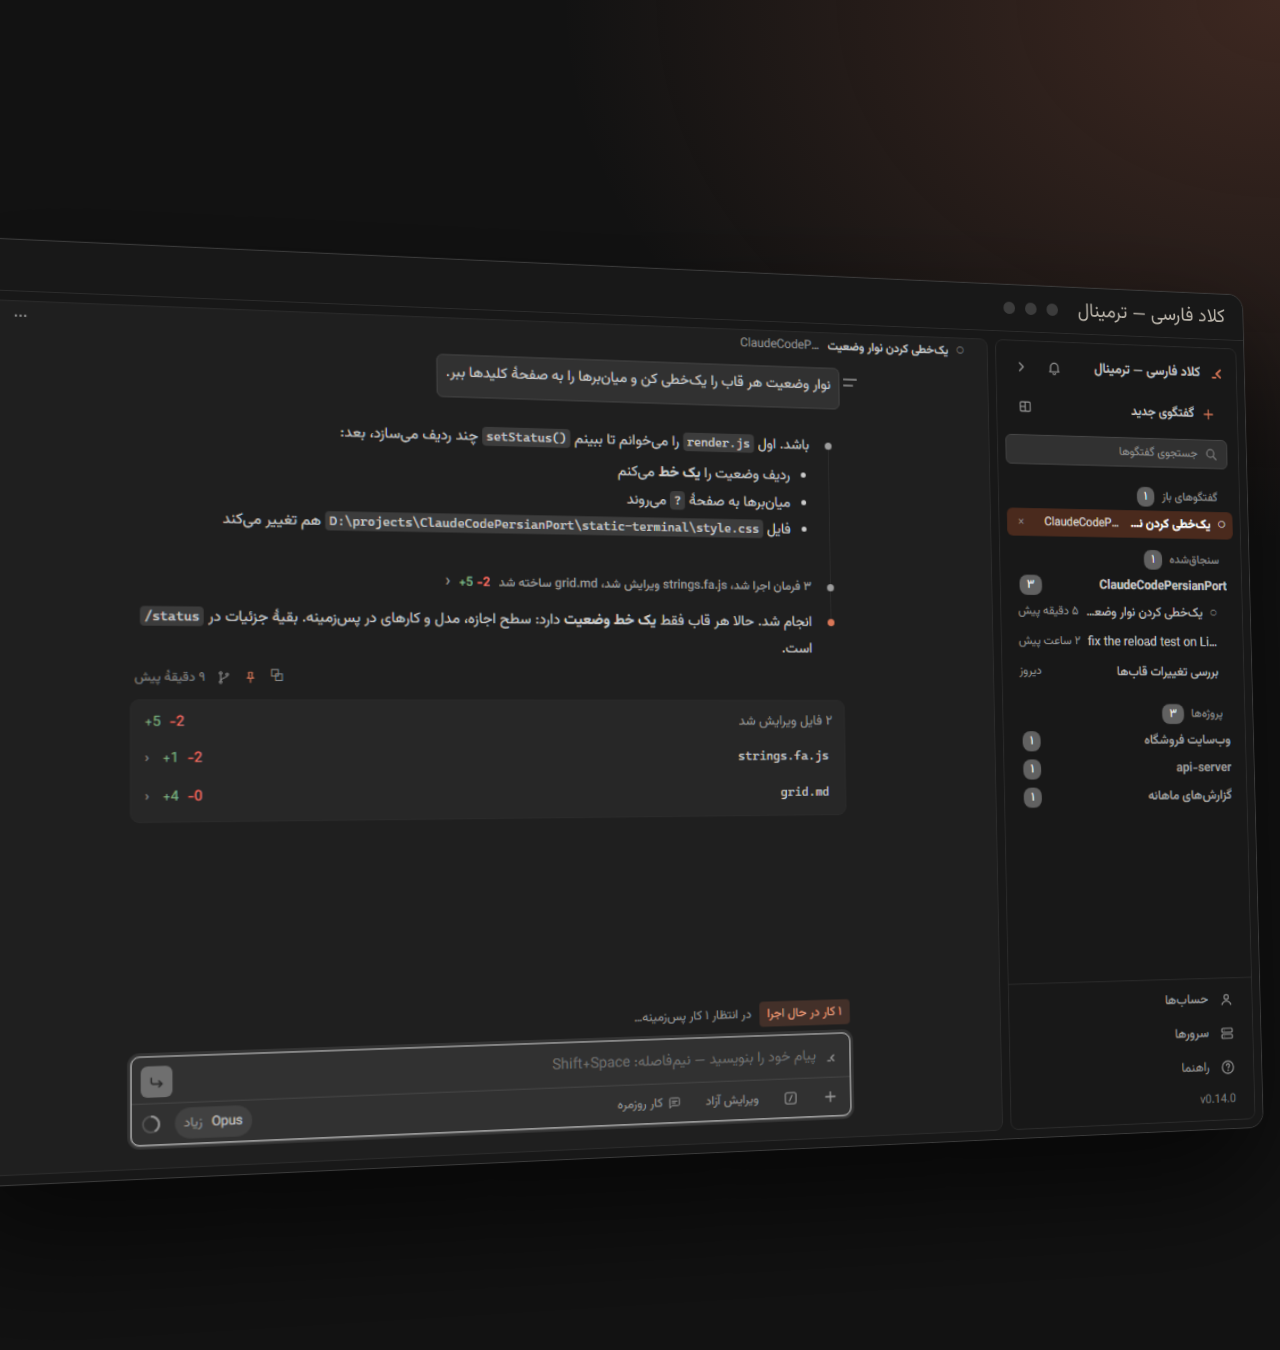
<file: docs/screenshots/cover-src/cover.html>
<!doctype html>
<!-- Source of docs/screenshots/cover.png. Re-render after a UI change:
     1. copy the terminal edition's `shots.py` conversation-1280x800.png over
        docs/screenshots/terminal-conversation.png;
     2. python docs/screenshots/cover-src/render.py
     Fonts are the app's own vendored Vazirmatn, so nothing is fetched. -->
<html dir="rtl" lang="fa">
<head>
<meta charset="utf-8">
<style>
  @font-face { font-family: Vazirmatn; font-weight: 400; src: url(../../../persian-claude-gui/static/fonts/Vazirmatn-Regular.woff2); }
  @font-face { font-family: Vazirmatn; font-weight: 500; src: url(../../../persian-claude-gui/static/fonts/Vazirmatn-Medium.woff2); }
  @font-face { font-family: Vazirmatn; font-weight: 700; src: url(../../../persian-claude-gui/static/fonts/Vazirmatn-Bold.woff2); }
  html, body { margin: 0; width: 2400px; height: 1350px; overflow: hidden; }
  body {
    font-family: Vazirmatn, sans-serif; color: #f2efe9;
    background:
      radial-gradient(1200px 900px at 100% 0%, rgba(217,119,87,.22), transparent 60%),
      radial-gradient(900px 700px at 0% 100%, rgba(217,119,87,.08), transparent 60%),
      #121212;
    position: relative;
  }
  .copy { position: absolute; inset-inline-start: 160px; top: 250px; width: 820px; }
  .mark {
    width: 96px; height: 96px; border-radius: 22px; display: grid; place-items: center;
    background: rgba(217,119,87,.14); border: 1px solid rgba(217,119,87,.35); color: #d97757;
  }
  h1 { font-size: 168px; font-weight: 700; line-height: 1.1; margin: 48px 0 8px; letter-spacing: -1px; }
  .sub { font-size: 50px; font-weight: 500; margin: 0 0 72px; color: #e8e4dc; }
  .sub bdi { direction: ltr; unicode-bidi: isolate; }
  ul { list-style: none; padding: 0; margin: 0; }
  li { font-size: 36px; margin: 0 0 26px; color: #cfcac1; display: flex; align-items: center; gap: 22px; }
  li::before { content: ""; width: 12px; height: 12px; border-radius: 50%; background: #d97757; flex: none; }
  li bdi { direction: ltr; unicode-bidi: isolate; }
  .tag {
    display: inline-block; margin-top: 46px; font-size: 26px; color: #d97757;
    border: 1px solid rgba(217,119,87,.4); border-radius: 999px; padding: 6px 22px;
  }
  .stage { position: absolute; left: -60px; top: 230px; perspective: 2400px; }
  .win {
    width: 1440px; border-radius: 18px; overflow: hidden; background: #1e1e1e;
    border: 1px solid #3a3a3a;
    box-shadow: 0 60px 140px rgba(0,0,0,.7), 0 0 0 1px rgba(255,255,255,.03);
    transform: rotateY(14deg) rotateX(3deg); transform-origin: left center;
  }
  .bar {
    height: 52px; display: flex; align-items: center; gap: 12px; padding: 0 22px;
    background: #181818; border-bottom: 1px solid #2c2c2c; font-size: 22px; color: #bdb7ad;
  }
  .dot { width: 14px; height: 14px; border-radius: 50%; background: #3c3c3c; }
  .bar span { margin-inline-end: 12px; }
  .win img { display: block; width: 100%; }
</style>
</head>
<body>
  <div class="stage">
    <div class="win">
      <div class="bar"><span>کلاد فارسی — ترمینال</span><i class="dot"></i><i class="dot"></i><i class="dot"></i></div>
      <img src="../terminal-conversation.png" alt="">
    </div>
  </div>
  <div class="copy">
    <div class="mark">
      <svg viewBox="0 0 24 24" width="54" height="54" fill="none" stroke="currentColor"
           stroke-width="2.3" stroke-linecap="round" stroke-linejoin="round">
        <path d="M17.1 7.4L11.9 12l5.2 4.6"/><path d="M6.9 16.6h4"/>
      </svg>
    </div>
    <h1>کلاد فارسی</h1>
    <p class="sub"><bdi>Claude Code</bdi> به فارسی، روی ویندوز</p>
    <ul>
      <li>راست‌به‌چپ، با فارسی و انگلیسی در یک خط</li>
      <li>نیم‌فاصله با <bdi>Shift+Space</bdi></li>
      <li>چند گفتگو کنار هم، در دو نسخهٔ پنجره‌ای و ترمینالی</li>
      <li>رایگان و متن‌باز</li>
    </ul>
    <span class="tag">جستجو در متن گفتگوها · نسخهٔ ۱.۱۵</span>
  </div>
</body>
</html>
</file>
<file: persian-claude-gui/static-terminal/style.css>
/* ============================================================================
   Persian RTL front-end for Claude Code — dark shell (claude.ai-inspired).

   The direction rules in the "spec base CSS" block below are copied from
   claude-persian-rtl-spec.md and are BINDING. Do not "tidy" them:
     - text-align:right without direction only moves the block, not the characters
     - direction:ltr without unicode-bidi:isolate lets direction leak across the boundary
     - never reverse strings in JS; the BiDi algorithm is the browser's job

   Dark-only by user decision 2026-08-04 (overrides the earlier follow-the-OS
   choice recorded in wiki/rtl-rendering-notes.md).

   CASCADE LAYERS. One file still — the layers are about priority, not about
   splitting it up. Order below is lowest priority first, so:

     tokens      :root custom properties, reduced-motion
     base        resets, shell grid, focus ring, scrollbars, mono face
     components  EVERY visual rule — sidebar, messages, cards, composer, dialog
     spec        the binding direction rules, LAST so nothing can outrank them

   Two deliberate consequences:
     - the spec block used to be beatable by any later or more specific rule.
       In the last layer it is not. That is the point: BiDi is this project's
       highest-frequency failure mode, so its contract outranks decoration.
     - EVERY visual rule shares ONE layer, so their relative cascade is exactly
       what it was before layering. Splitting them (layout/components/state)
       would let layer order beat specificity and silently flip pairs like
       `.proj-head:hover` vs `button:hover` — a coral sidebar and no error.

   Rules inside a layer are NOT re-indented: the wrapper is a priority
   statement, and re-indenting 700 lines would bury the real diff.
   ========================================================================= */

@layer tokens, base, components, spec;

/* VS Code extension tokens on Dark Modern (pcg-rf8). Shared, byte-identical,
   with the web edition. */
@import url("tokens.css") layer(tokens);

/* --- Vazirmatn (spec rule 3), self-hosted; the target PC may be offline ---- */
@font-face {
  font-family: "Vazirmatn";
  src: url("fonts/Vazirmatn-Regular.woff2") format("woff2");
  font-weight: 400;
  font-display: swap;
}
@font-face {
  font-family: "Vazirmatn";
  src: url("fonts/Vazirmatn-Medium.woff2") format("woff2");
  font-weight: 500;
  font-display: swap;
}
@font-face {
  font-family: "Vazirmatn";
  src: url("fonts/Vazirmatn-Bold.woff2") format("woff2");
  font-weight: 700;
  font-display: swap;
}

@layer tokens {
/* --- tokens ---------------------------------------------------------------- */
:root {
  color-scheme: dark;

  /* Neutral near-black, TERMINAL-REDESIGN.md §5. The web edition keeps
     claude.ai's warm graphite; THIS edition is a terminal rendition, and a
     default Windows Terminal ground is #0c0c0c — so the neutral is the more
     faithful one here. Coral is unchanged (assets/make_icon.py).
     BridgeMind port P1: a darker GROUND
     behind cards instead of one flat sheet with hairlines. The sidebar and every
     pane are cards on --ground, one --gap apart; the composer and the
     permission card are one step lighter again (--raise).
     Contrast on --bg (#0e0e0e): --fg 16:1, --fg-muted 7.6:1, --fg-faint 5.6:1
     (AA for small text, which is what it is for: times, counts, labels),
     --accent 6.4:1. */
  /* pcg-rf8 (2026-10-07): every colour below is an alias of tokens.css, the
     VS Code extension's `--app-*` set resolved to Dark Modern. Change a value
     there, not here; these names stay so no component rule had to move. */
  --ground: var(--app-primary-background);
  --bg: var(--app-secondary-background);
  --bg-side: var(--app-primary-background);
  /* The composer and the permission card: the extension's input surface. */
  --raise: var(--app-input-background);
  /* Anything FLOATING over content is opaque and lands here. --surface below
     is translucent, which is right on the ground and wrong over a transcript:
     a menu you can read the conversation through is not a menu. */
  --bg-elev: var(--app-menu-background);
  --surface: rgb(255 255 255 / .04);
  --surface-2: rgb(255 255 255 / .07);
  --fg: var(--app-primary-foreground);
  --fg-prose: var(--app-primary-foreground);
  --fg-muted: var(--app-secondary-foreground);
  /* Times and counts: 4.8:1 on --bg. Not for text on --raise (3.8:1). */
  --fg-faint: #8a8a8a;
  --border: var(--app-primary-border-color);
  --border-strong: var(--app-input-border);
  --accent: var(--app-claude-orange);
  --accent-strong: var(--app-claude-clay-button-orange);
  /* A FILL under white text: #b5552f is 4.9:1 against #fff, --accent 3.1:1. */
  --accent-fill: #b5552f;
  --accent-soft: rgb(217 119 87 / .13);
  --danger: var(--app-error-foreground);
  --warn: var(--app-warning-accent);
  /* `!` bash mode. The TUI recolours its prompt bar for it; this is that
     colour, kept off the accent so it cannot be mistaken for a running turn. */
  --bash: #b072b5;
  --danger-bg: rgb(248 81 73 / .12);
  --ok: var(--app-success-foreground);
  /* ONE status palette, used identically by every dot, badge and label
     (§D2), now the extension's: running green, waiting on a person blue,
     unread coral, failed red, idle a grey ring. The glyph carries the state
     as well (● ◉ ⊘ ○), so none of this is colour-only. */
  --st-run: var(--app-status-busy);
  --st-wait: var(--app-status-pending);
  --st-err: var(--danger);
  /* 3.2:1 on the focused pane header (#2a2d2e); #6b6b6b was 2.9 (R8 audit). */
  --st-idle: #7a7a7a;

  /* Radius scale, largest to smallest: panel > card > row > chip. */
  --r-panel: var(--corner-radius-large);
  --r-card: var(--corner-radius-medium);
  --r-row: var(--corner-radius-small);
  --r-chip: var(--corner-radius-small);
  --radius: var(--r-card);
  --radius-lg: var(--r-panel);
  /* THE gutter: the window's own padding, the space between the sidebar card
     and the panes, and between panes. One value, everywhere (§D2). */
  --gap: 8px;
  --pad: 12px;
  /* Type: one body size for the transcript, one for chrome, one for meta.
     Weights only through these, so a variable Vazirmatn (BRIDGEMIND-PORT.md
     §D13, M3) is three values here and one @font-face, nothing else. 600 is
     NOT vendored: asking for it renders 700, which is how every chrome title
     in this file came out bold. */
  --fs-body: var(--app-body-font-size);
  --fs-ui: var(--app-font-size);
  --fs-meta: var(--app-font-size-min-fa);
  --wt-body: 400;
  --wt-title: 500;
  --wt-strong: 700;
  --lh-ui: 1.5;
  --row-h: 28px;
  --shadow-float: 0 4px 12px rgb(0 0 0 / .4), 0 0 0 1px var(--app-menu-border);
  /* The sidebar's track. A token because the two @media breakpoints below
     retune the WIDTH and body.app's shorthand must not be restated three
     times — the track ORDER is the decision (§1) and it is written once. */
  --side-w: 264px;
  /* ...and the width it collapses to. 48px is one
     comfortable touch/click target plus its gutter — the mark, «+», the split
     segments, one dot per conversation and the help link all fit a single
     column at this width and nothing in it needs to wrap. */
  --rail-w: 48px;
  /* Distance between two entries in the transcript. Its own token because the
     rail has to cancel it exactly: consecutive tool cards pull back by this
     much so the line through the icon gutter is continuous instead of broken
     once per card. */
  --log-gap: 8px;

  /* Persian needs more leading than Latin: taller ascenders, deeper
     descenders. 1.9 is the spec rule 4 floor, not a preference. */
  --lh-fa: 1.9;
  --dur-fast: 120ms;
  --dur: 160ms;
  --ease: cubic-bezier(.22, 1, .36, 1);
  /* A breathe is not an entrance. `--ease` is a strong ease-out — right for a
     thing arriving, wrong for a loop that has to come back the way it went:
     on a symmetric 0 -> 50% -> 100% opacity cycle it snapped bright and hung
     there, which reads as a blink rather than as breathing. This is the
     symmetric ease-in-out the loop actually wants (emil-design-eng: "moving
     on screen -> ease-in-out"). One token, every pulse in the file. */
  --ease-breathe: cubic-bezier(.4, 0, .6, 1);
}

@media (prefers-reduced-motion: reduce) {
  * { animation-duration: 0.01ms !important; transition-duration: 0.01ms !important; }
}

}

@layer spec {
/* --- spec base CSS (binding — claude-persian-rtl-spec.md) ------------------ */

/* Per-bubble automatic direction. `plaintext` runs the Unicode Bidirectional
   Algorithm paragraph-by-paragraph, so a Persian paragraph goes RTL and an
   English one goes LTR inside the same bubble. */
.msg {
  unicode-bidi: plaintext;
  line-height: var(--lh-fa);
}

/* Code, paths, diffs and terminal output always stay LTR regardless of the
   surrounding paragraph direction. `isolate` is what stops the direction
   leaking across the element boundary; `direction` alone is not enough. */
pre,
code,
.path,
.diff,
.tool-output {
  direction: ltr;
  unicode-bidi: isolate;
  text-align: left;
}

}

@layer base {
/* --- shell ----------------------------------------------------------------- */
* { box-sizing: border-box; }

/* Any display rule on a class (e.g. button.round { display:inline-flex })
   silently defeats the hidden attribute — the stop button proved it. */
[hidden] { display: none !important; }

html, body {
  height: 100%;
  margin: 0;
}

body {
  background: var(--bg);
  color: var(--fg);
  font-family: "Vazirmatn", "Segoe UI", system-ui, sans-serif;
  font-size: 16px;
  line-height: var(--lh-fa);
  display: grid;
  grid-template-rows: auto 1fr auto auto auto;   /* spec-test.html layout */
}

/* The app shell: sidebar + stage. The page is dir="rtl", so grid column 1 is
   the RIGHT edge — and that is where the sidebar goes (TERMINAL-REDESIGN.md
   §1, user decision 2026-09-10). This UNDOES E2's left-hand VS Code placement;
   wiki/editions.md §E2 still describes the old side and is rewritten in Phase
   4, so do not "fix" this back on its authority.
   Both panes are still pinned by `grid-column` rather than by flipping
   `direction` anywhere, which would re-order every inline child of the shell
  The sidebar's own inner direction is
   untouched.
   spec-test.html has no .app class and keeps the stacked layout above. */
body.app {
  grid-template-columns: var(--side-w) minmax(0, 1fr);
  grid-template-rows: 100%;
  /* §D3: cards on a darker ground, one gutter on every side and between them.
     The stage itself is NOT a card - the panes are, directly on the ground;
     a card inside a card is the clutter this pass removes. */
  gap: var(--gap);
  padding: var(--gap);
  background: var(--ground);
  font-size: var(--fs-body);
}
/* `grid-row: 1` on BOTH, not just the column — KEPT after the §1 flip even
   though DOM order and column order now agree, because the failure it prevents
   costs nothing to keep out. When the sidebar came first in the DOM and asked
   for column 2, the auto-placement cursor was left past the
   end of row 1 — so #stage, asking for column 1, was pushed into an IMPLICIT
   second row that is auto-sized from its own content. That row was tall enough
   to hide the mistake while the stage's content set its height; MA3's #grid
   carries `min-height: 0` (a grid track's automatic minimum is its content, so
   without it a long transcript grows the column off the window), and an
   auto-sized row full of zero-minimum content is zero pixels tall. Measured by
   test_split.py: stage 958x0. */
body.app > #sidebar { grid-column: 1; grid-row: 1; }
body.app > #stage   { grid-column: 2; grid-row: 1; }

/* VS Code's focus ring: 1px focusBorder blue (3.7:1 on the editor ground). */
:focus-visible { outline: 1px solid var(--app-focus-border); outline-offset: 1px; }
::selection { background: var(--app-selection-background); }

* { scrollbar-width: thin; scrollbar-color: var(--app-scrollbar) transparent; }
::-webkit-scrollbar { width: 10px; height: 10px; }
::-webkit-scrollbar-thumb { background: var(--app-scrollbar); border-radius: 0; }
::-webkit-scrollbar-thumb:hover { background: var(--app-scrollbar-hover); }
::-webkit-scrollbar-track { background: transparent; }

/* Code needs a monospace face; Vazirmatn is not monospace (spec rule 3). */
pre, code, .path, .diff, .tool-output, .mono {
  font-family: "Cascadia Code", "Consolas", ui-monospace, monospace;
  font-size: 12px;
}

}

@layer components {
/* --- sidebar --------------------------------------------------------------- */
#sidebar {
  display: flex;
  flex-direction: column;
  min-height: 0;
  background: var(--bg-side);
  /* A card on the ground (§D3), not a pane divided off by a hairline. */
  border: 1px solid var(--border);
  border-radius: var(--r-panel);
}

.side-head {
  display: flex;
  align-items: center;
  gap: 8px;
  padding: 12px 12px 8px;
}
.side-head .mark { color: var(--accent); flex: none; }
/* ONE line, always: at 12px gaps «کلاد فارسی — ترمینال» wrapped beside the bell
   and the rail toggle, and the head grew to two lines (2026-10-09). The 8px gap
   is what makes it fit; the ellipsis only guards a larger font. */
.brand {
  flex: 1;
  min-width: 0;
  overflow: hidden;
  text-overflow: ellipsis;
  white-space: nowrap;
  font-weight: var(--wt-title);
  font-size: 14px;
}

/* «گفتگوی جدید» and the layout button share a row; the row carries
   the margins the new-chat button used to. */
.side-actions { display: flex; gap: 8px; margin: 2px 12px 8px; }
.side-actions .new-chat { flex: 1; margin: 0; }

/* Searching the conversations: a quiet field under the actions,
   the same ground and border language as the composer, no icon. */
/* The extension's .searchInput + .searchIcon (§8.1). The icon is a
   background, not markup: the sidebar is always inside the RTL shell, so the
   field's start is its physical right and the glass sits there. */
.side-search {
  display: block;
  box-sizing: border-box;
  inline-size: calc(100% - 20px);
  margin: 0 12px 8px;
  min-height: 30px;
  padding-block: 0;
  /* PHYSICAL, like the glass: a Latin query turns the field LTR, and a
     logical end padding then let the text and the native clear button run
     under the icon on the right (2026-10-18). */
  padding-left: 12px;
  padding-right: 32px;
  border: 1px solid var(--app-input-border);
  border-radius: var(--corner-radius-medium);
  background: var(--app-input-background)
    url("data:image/svg+xml,%3Csvg xmlns='http://www.w3.org/2000/svg' width='14' height='14' viewBox='0 0 16 16' fill='none' stroke='%23cccccc' stroke-width='1.5' stroke-linecap='round' opacity='.5'%3E%3Ccircle cx='7' cy='7' r='4.5'/%3E%3Cpath d='M10.5 10.5 14 14'/%3E%3C/svg%3E")
    no-repeat right 10px center;
  color: var(--app-input-foreground);
  font: inherit;
  font-size: var(--fs-meta);
}
.side-search::placeholder { color: var(--app-input-placeholder-foreground); }
/* Every placeholder is Persian, but an EMPTY dir=auto field resolves to LTR and
   seats it at the far (left) edge, away from its icon. Only while it shows:
   the first typed character decides the direction again (pcg-rf8.12). */
:is(input, textarea)[dir="auto"]:placeholder-shown { direction: rtl; }
.side-search:focus-visible { outline: none; border-color: var(--app-input-active-border); }
/* A hit names the project it lives in, after its own name. */
/* A full-text hit: the words around it, under its row (chrome.js
   renderSearch). Two lines at most; the row above is the thing to click.
   The row is a flex LINE, so the snippet wraps onto its own line at full
   width — beside the button it squeezed the name away and the time ran over
   the snippet's text (2026-10-25). */
.proj-sessions li:has(> .sess-snippet) { flex-wrap: wrap; }
.sess-snippet {
  flex: 1 0 100%;
  min-width: 0;
  display: -webkit-box;
  -webkit-box-orient: vertical;
  -webkit-line-clamp: 2;
  overflow: hidden;
  margin: 0 12px 4px;
  padding-inline: 8px;
  color: var(--fg-muted);
  font-size: var(--fs-meta);
}
.sess-proj {
  flex: none;
  max-inline-size: 40%;
  overflow: hidden;
  text-overflow: ellipsis;
  white-space: nowrap;
  color: var(--fg-faint);
  font-size: var(--fs-meta);
}
.layout-btn {
  flex: none;
  display: grid;
  place-items: center;
  inline-size: 36px;
  min-height: 36px;
  padding: 0;
  border: 0;
  border-radius: var(--corner-radius-medium);
  background: none;             /* the new-chat button's own face */
  color: var(--fg-muted);
  cursor: pointer;
}
.layout-btn:hover, .layout-btn[aria-expanded="true"] { background: var(--app-list-hover-background); color: var(--fg); }
.layout-btn:focus-visible { outline: 1px solid var(--app-focus-border); outline-offset: 1px; }
body.rail .side-actions { flex-direction: column; margin: 2px 8px 8px; }
body.rail .side-actions .new-chat { margin: 0; }
body.rail .layout-btn { inline-size: auto; }

/* The extension's .newSessionButton (§8.1): a ghost row, weight 500, the
   list's own hover. */
.new-chat {
  display: flex;
  align-items: center;
  gap: 8px;
  margin: 2px 12px 8px;
  min-height: 36px;
  padding: 0 12px;
  border: 0;
  border-radius: var(--corner-radius-medium);
  background: none;
  color: var(--app-primary-foreground);
  font: inherit;
  font-size: var(--fs-ui);
  font-weight: 500;
  cursor: pointer;
  transition: background var(--dur) var(--ease);
}
.new-chat:hover { background: var(--app-list-hover-background); }
.new-chat svg { color: var(--accent); flex: none; }

/* THE BELL. An icon button in the head; the count is a
   small pill on it, faint while the news is only answers and in the waiting
   colour while any unread notice is a conversation asking for you. */
.bell-btn {
  position: relative;
  flex: none;
  margin-inline-start: auto;
  display: grid;
  place-items: center;
  inline-size: 28px;
  block-size: 28px;
  min-height: 0;
  padding: 0;
  border: 0;
  border-radius: var(--r-row);
  background: none;
  color: var(--fg-muted);
}
.bell-btn:hover, .bell-btn[aria-expanded="true"] { background: var(--app-ghost-button-hover-background); color: var(--fg); }
.bell-btn:focus-visible { outline: 1px solid var(--app-focus-border); outline-offset: 1px; }
.bell-btn + .rail-toggle { margin-inline-start: 0; }

/* The layout panel wears the bell panel's box; inside, the counts
   are the new-session page's own segmented buttons. */
.layout-panel { padding: 8px 12px 12px; }
.layout-panel h2 { margin: 0 0 2px; font-size: var(--fs-ui); font-weight: var(--wt-title); }
.layout-panel .layout-open { margin: 0 0 8px; color: var(--fg-muted); font-size: var(--fs-meta); }
.layout-panel .ns-seg { margin-block-end: 8px; }
.layout-panel .layout-equal {
  display: block;
  inline-size: 100%;
  min-height: 0;
  padding: 4px 8px;
  border: 1px solid var(--border);
  border-radius: var(--r-chip);
  background: none;
  color: var(--fg);
  font: inherit;
  text-align: start;
}
.layout-panel .layout-equal:hover:not(:disabled) { background: var(--app-list-hover-background); }
.layout-panel .layout-equal:disabled { color: var(--fg-faint); cursor: not-allowed; }
.layout-panel .layout-equal:focus-visible { outline: 1px solid var(--app-focus-border); outline-offset: 1px; }
.layout-panel .layout-equal kbd { font: inherit; font-size: var(--fs-meta); color: var(--fg-muted); unicode-bidi: isolate; }
.layout-panel .layout-hint { margin: 8px 0 0; color: var(--fg-faint); font-size: var(--fs-meta); }
.bell-count {
  position: absolute;
  inset-block-start: -2px;
  inset-inline-end: -4px;
  min-inline-size: 16px;
  padding: 0 4px;
  border-radius: 8px;
  background: var(--surface-2);
  color: var(--fg-muted);
  font-size: 11px;
  line-height: 16px;
  font-weight: var(--wt-title);
  text-align: center;
}
.bell-btn.needs .bell-count { background: var(--app-status-pending); color: #fff; }
.bell-panel {
  position: fixed;
  margin: 0;
  inline-size: min(340px, calc(100vw - 16px));
  max-block-size: min(70vh, 520px);
  overflow-y: auto;
  padding: 4px;
  border: 1px solid var(--app-input-border);
  border-radius: var(--corner-radius-large);
  background: var(--app-menu-background);
  box-shadow: 0 2px 8px #00000026;
  color: var(--app-primary-foreground);
  font-size: var(--fs-ui);
}
.bell-head {
  display: flex;
  align-items: center;
  gap: 8px;
  padding: 4px 8px 4px;
}
.bell-head h2 { margin: 0; font-size: var(--fs-ui); font-weight: var(--wt-title); }
.bell-allread {
  margin-inline-start: auto;
  min-height: 0;
  padding: 2px 8px;
  border: 0;
  border-radius: var(--r-chip);
  background: none;
  color: var(--fg-muted);
  font-size: var(--fs-meta);
  font-weight: var(--wt-body);
}
.bell-allread:hover { background: var(--app-ghost-button-hover-background); color: var(--fg); }
.bell-list { list-style: none; margin: 0; padding: 0; }
.bell-empty { padding: 8px 8px; color: var(--fg-faint); }
.bell-row {
  inline-size: 100%;
  display: grid;
  grid-template-columns: 1em minmax(0, 1fr) auto;
  grid-template-areas: "g t w" "g k k";
  align-items: baseline;
  column-gap: 8px;
  min-height: 0;
  padding: 4px 8px;
  border: 0;
  border-radius: var(--r-row);
  background: none;
  color: var(--fg-muted);
  font: inherit;
  font-weight: var(--wt-body);
  text-align: start;
}
.bell-row:hover:not(:disabled), .bell-row:focus-visible { background: var(--app-list-hover-background); outline: none; }
.bell-row.unread { color: var(--app-primary-foreground); }
.bell-row.unread .bell-title { font-weight: var(--wt-title); }
.bell-row:disabled { opacity: .55; cursor: default; }
.bell-glyph { grid-area: g; font-size: 12px; }
.bell-row[data-kind="needs"] .bell-glyph { color: var(--st-wait); }
.bell-row[data-kind="failed"] .bell-glyph { color: var(--st-err); }
.bell-row[data-kind="done"] .bell-glyph { color: var(--app-status-busy); }
.bell-row.unread .bell-glyph { color: var(--app-status-unread); }
.bell-title { grid-area: t; overflow: hidden; text-overflow: ellipsis; white-space: nowrap; }
.bell-what { grid-area: k; font-size: var(--fs-meta); color: var(--fg-muted); }
.bell-when { grid-area: w; font-size: var(--fs-meta); color: var(--fg-faint); }

/* The pane a notice jumped to says "here" once: a 2px ring that fades out.
   Reduced motion keeps the ring for the same 700ms and drops the fade. */
.cell.flash { animation: pane-flash 700ms var(--ease) forwards; }
@keyframes pane-flash {
  from { box-shadow: 0 0 0 2px var(--border-strong); }
  to { box-shadow: 0 0 0 2px transparent; }
}
@media (prefers-reduced-motion: reduce) {
  .cell.flash { animation: none; box-shadow: 0 0 0 2px var(--border-strong); }
}

/* Section labels (§D4): small, faint, no rule lines and no tracking -
   letter-spacing breaks Persian joining. A count pill says how many. */
.side-title {
  display: flex;
  align-items: center;
  gap: 8px;
  margin: 12px 16px 4px;
  font-size: var(--fs-meta);
  font-weight: var(--wt-title);
  line-height: 18px;
  color: var(--fg-faint);
}
/* The extension's .groupCount (§8.1): the badge colours, 10px radius. */
.count-pill {
  flex: none;
  min-inline-size: 18px;
  padding: 2px 8px;
  border-radius: 8px;
  background: var(--app-badge-background);
  color: var(--app-badge-foreground);
  font-size: var(--fs-meta);    /* fa-IR digits: the 12px floor, not .8em */
  font-weight: var(--wt-body);
  line-height: 16px;
  text-align: center;
}

.side-scroll {
  flex: 1;
  min-height: 0;
  overflow-y: auto;
  padding: 0 8px 8px;
  /* The thumb shows only while the pointer or the keyboard is in the list;
     the scroll itself never goes away (§D4). */
  scrollbar-color: transparent transparent;
}
.side-scroll:hover,
.side-scroll:focus-within { scrollbar-color: var(--border-strong) transparent; }

#projects .empty {
  padding: 8px 12px;
  color: var(--fg-muted);
  font-size: 12px;
}

/* --- open conversations ------------------------------------------------------
   One row per running `claude` process. Same visual grammar as a session row —
   it IS a session, the live one — plus a dot that says whether it is working
   and an ✕, because closing is the only way out of a conversation and this
   audience does not hunt for hover-only controls. */
#open-tabs { margin-block-end: 8px; }

/* Rows are the extension's .sessionItem (§8.1): 28px, radius 6, the list's
   hover, and the active row in the list's selection blue with its name 600. */
.tab-row {
  display: flex;
  align-items: center;
  gap: 2px;
  border-radius: var(--corner-radius-medium);
}
.tab-row:hover,
.tab-row:focus-within { background: var(--app-list-hover-background); }
.tab-row[data-current="true"] { background: var(--app-list-active-background); }
.tab-row[data-current="true"] .tab-open { color: var(--app-list-active-foreground); }
.tab-row[data-current="true"] .tab-name { font-weight: 600; }

.tab-open {
  flex: 1;
  min-width: 0;
  display: flex;
  align-items: center;
  gap: 8px;
  min-height: 28px;
  padding: 0 8px;
  border: 0;
  border-radius: var(--corner-radius-medium);
  background: none;
  color: var(--fg);
  font: inherit;
  font-size: var(--fs-ui);
  cursor: pointer;
  text-align: start;
}
/* The row carries the hover tint; the button inside must not go coral (the
   global button:hover otherwise repaints it) — same trap as .sess. */
.tab-open:hover { background: none; }

/* The binary's own filled bullet (wiki/tui-strings.md, U+25CF) rather than a
   drawn circle: this edition prints glyphs, and a new shape would be the one
   thing on the row the TUI never draws. Sized by the font, coloured by state. */
.tab-dot {
  flex: none;
  color: var(--fg-muted);
  --dot-size: 10px;
  line-height: 1;
}
/* No colour for [data-current]: the status palette decides, and the row's own tint already says which one is current. */
/* Working: it breathes rather than blinks, and the tokens layer's
   reduced-motion rule stops it outright. Shares the agents strip's keyframes —
   same meaning, same motion. */
.tab-row[data-busy="true"] .tab-dot {
  color: var(--st-run);
  animation: ag-pulse 2s var(--ease-breathe) infinite;
}

.tab-name {
  flex: 1;
  min-width: 0;
  overflow: hidden;
  text-overflow: ellipsis;
  white-space: nowrap;
}
/* A <bdi dir="auto"> (chrome.js projectChip), NOT .path: this is the project's
   display name, which the user can rename into Persian — forcing it LTR
   misordered it and seated it on the wrong edge of an RTL row. */
.tab-proj {
  flex: none;
  max-inline-size: 12ch;
  overflow: hidden;
  text-overflow: ellipsis;
  white-space: nowrap;
  background: none;
  color: var(--fg-muted);
  font-size: var(--app-font-size-min-fa);   /* a Persian name: the 12px floor */
}
/* On the current row the muted grey is 3.4:1; the row's own white is not. */
.tab-row[data-current="true"] .tab-proj { color: inherit; opacity: .8; }

/* The `⎇ agent-2` chip on a tab row and on a folded session row. It IS .path
   (LTR + isolate, from the base layer) — the name is ASCII and names a folder;
   this only sizes it down and stops it stealing the title's room. */
/* What an open conversation is doing, in words, at the row's end (§D4):
   «در حال کار» / «منتظر شما» / «خطا». Nothing when it is idle - silence is
   the idle state. */
.row-state {
  flex: none;
  color: var(--fg-muted);
  font-size: var(--fs-meta);
}
.row-state[data-status="waiting"] { color: var(--st-wait); }
.row-state[data-status="error"] { color: var(--st-err); }
/* On the current row the state colours fall to 2.2-3.3:1; their light
   twins keep the meaning and clear 4.5:1 (R8 audit). */
.tab-row[data-current="true"] .row-state { color: inherit; }
.tab-row[data-current="true"] .tab-dot[data-status="waiting"] { color: #f5cd8a; }
.tab-row[data-current="true"] .tab-dot[data-status="error"] { color: var(--app-diff-deletion-foreground); }
.tab-row[data-current="true"] .tab-dot[data-status="idle"] { color: inherit; opacity: .7; }

.wt-chip {
  flex: none;
  max-inline-size: 12ch;
  overflow: hidden;
  text-overflow: ellipsis;
  white-space: nowrap;
  color: var(--fg-muted);
  font-size: 12px;
}

/* `.tab-row .tab-close`, not `.tab-close`: it reuses .sess-act, whose
   `display: none` (revealed on row hover) is declared LATER in this same layer
   and would win the tie on source order. */
/* `width` too (pcg-u4z): .sess-act went `width: 0` at rest in 0.6.3 so a
   project row's hidden buttons would not hold its count in, and this ✕
   inherited it - an open conversation had no way to be closed from here. */
.tab-row .tab-close {
  display: inline-flex;
  width: 30px;
  opacity: .75;   /* .5 measured 2.1:1 on the current row; 3:1 is the floor */
  font-size: 14px;
  line-height: 1;
}
.tab-row:hover .tab-close,
.tab-row:focus-within .tab-close { opacity: 1; }
.tab-row .tab-close:hover { background: var(--surface-2); color: var(--fg); }

/* --- per-conversation status (chrome.js tabStatus) ---------------------------
   FOUR STATES, ONE RULE (Phase 4). All three dots — the sidebar row's
   `.tab-dot` (which is also the rail dot), the history row's `.sess-dot` and
   the cell identity row's `.cell-dot` — carry `data-status` on themselves, so
   the map lives here once instead of being copied per paint site. A fourth
   site inherits it by using one of those class names and nothing else.

   SHAPE, NOT ONLY HUE. At 10px a coral dot and an amber one are the same dot
   to a colour-blind reader and to anyone scanning four columns at arm's
   length, and colour-only signalling is the a11y anti-pattern §2.3 already
   refuses for the focus ring. So the glyph carries the state and the colour
   agrees with it, one circle family so the row still reads as a row:

     ●  filled   running   the CLI is working
     ◉  ringed   waiting   it is holding on a person
     ⊘  slashed  error     the last turn failed
     ○  hollow   idle      nothing to say

   `font-size: 0` blanks the element's OWN text without removing it: chrome.js
   still writes the binary's own bullet (U+25CF) as the node's text, which is
   what test_shell.py reads and what a no-CSS fallback renders, while ::before
   draws what the eye actually gets. Same trick, same file, as the rail's
   unread ring (`body.rail .tabs-badge::before`).

   Written AFTER the [data-current] / [data-busy] rules above and at the same
   specificity, so the DERIVED status is what the reader sees; `data-busy` is
   the server's coarser answer and survives only as what paints before this
   window has learned anything about a tab. */
.tab-dot, .sess-dot, .cell-dot { font-size: 0; }
.tab-dot::before, .sess-dot::before, .cell-dot::before {
  content: "○";                 /* idle — the quiet default */
  font-size: var(--dot-size, 10px);
  line-height: 1;
}
.tab-dot[data-status="running"], .sess-dot[data-status="running"],
.cell-dot[data-status="running"] {
  color: var(--st-run);
  animation: ag-pulse 2s var(--ease-breathe) infinite;
}
.tab-dot[data-status="running"]::before, .sess-dot[data-status="running"]::before,
.cell-dot[data-status="running"]::before { content: "●"; }
/* Waiting on a person. It breathes too — what differs from «running» is who
   is holding it up, so it differs in shape (a ring around the disc) and in
   colour, not in whether it moves. */
.tab-dot[data-status="waiting"], .sess-dot[data-status="waiting"],
.cell-dot[data-status="waiting"] {
  color: var(--st-wait);
  animation: ag-pulse 2s var(--ease-breathe) infinite;
}
.tab-dot[data-status="waiting"]::before, .sess-dot[data-status="waiting"]::before,
.cell-dot[data-status="waiting"]::before { content: "◉"; }
.tab-dot[data-status="error"], .sess-dot[data-status="error"],
.cell-dot[data-status="error"] { color: var(--st-err); animation: none; }
.tab-dot[data-status="error"]::before, .sess-dot[data-status="error"]::before,
.cell-dot[data-status="error"]::before { content: "⊘"; }
.tab-dot[data-status="idle"], .sess-dot[data-status="idle"],
.cell-dot[data-status="idle"] { color: var(--st-idle); animation: none; }

/* Turns that finished while this conversation was parked. fa-IR digits in a
   pill, next to the dot — no `dir` of its own: Persian digits in an RTL row
   need no isolation, and forcing one would seat the pill on the wrong side. */
.tab-unread {
  flex: none;
  min-inline-size: 18px;
  padding: 0 4px;
  border-radius: 8px;
  background: var(--app-status-unread);   /* the extension's .statusDotUnread */
  color: #111;
  font-size: var(--fs-meta);
  line-height: 18px;
  text-align: center;
}

/* The header carries one status chip, so it is a row rather than a line. */
#tabs-title {
  display: flex;
  align-items: center;
  gap: 8px;
}
.tabs-badge {
  padding: 0 8px;
  border-radius: 999px;
  background: color-mix(in srgb, var(--st-run) 14%, transparent);
  color: var(--st-run);
  font-size: var(--fs-meta);
  font-weight: var(--wt-body);
  white-space: nowrap;
}
.tabs-badge[data-status="waiting"] {
  background: color-mix(in srgb, var(--warn) 16%, transparent);
  color: var(--warn);
}

/* A history row whose session is open in a tab right now: clicking it switches
   to that conversation instead of resuming it a second time. */
.sess-dot {
  flex: none;
  align-self: center;
  color: var(--st-idle);
  --dot-size: 9px;
  line-height: 1;
}

.proj { margin-block-end: 2px; }

/* A project is the extension's .groupHeader (§8.1): 26px, secondary text at
   600, a count badge. A group has no selected state there; the current
   project is told by its name at full strength. */
.proj-top {
  display: flex;
  align-items: center;
  gap: 2px;
  margin-block-start: 2px;
  border-radius: var(--corner-radius-medium);
}
.proj-top:hover,
.proj-top:focus-within { background: var(--app-list-hover-background); }
/* The row carries the hover tint; the buttons inside must not go coral
   (they inherit the global button:hover otherwise). */
.proj-head:hover, .sess:hover { background: none; }
.proj-top:hover .sess-act,
.proj-top:focus-within .sess-act { opacity: 1; width: 24px; }   /* 30px read as loose (user, 2026-10-07); 24 is the target floor */

.proj-head {
  flex: 1;
  min-width: 0;
  display: flex;
  align-items: center;
  gap: 8px;
  min-height: 26px;
  padding: 0 8px;
  border: 0;
  border-radius: var(--corner-radius-medium);
  background: none;
  /* Only the project you are in is at full strength (§D4). */
  color: var(--app-secondary-foreground);
  font: inherit;
  font-size: var(--fs-ui);
  font-weight: 600;
  cursor: pointer;
  text-align: start;
}
.proj[data-current="true"] .proj-head { color: var(--fg); }
/* How many conversations a project holds - the job the folder icon and the
   caret were doing with no information in them. */
.proj-head .count-pill { margin-inline-start: auto; }
.proj-head .caret {
  flex: none;
  color: var(--fg-muted);
  transition: transform var(--dur) var(--ease);
}
.proj-head[aria-expanded="true"] .caret { transform: rotate(-90deg); }
.proj-head .folder { flex: none; color: var(--fg-muted); }
.proj-name {
  flex: 0 1 auto;
  min-width: 0;
  overflow: hidden;
  text-overflow: ellipsis;
  white-space: nowrap;
  /* 0 1 auto, not 1: a Latin name resolves LTR, so in a box as wide as the
     row its `start` was the row's far LEFT edge — «system32» hugged the pill
     while every Persian name sat at the right. A box the size of
     its text sits at the row's start instead and still ellipses when long.
     (`text-align: match-parent` would say this, but Chromium resolves it as
     the name's OWN start: measured, still left. Never `right`: spec traps.) */
}

/* Renaming a project: the field stands exactly where the row's own name was,
   at the same size, so nothing jumps when the edit opens or closes. */
.proj-rename {
  flex: 1;
  min-width: 0;
  min-height: 34px;
  margin: 2px 0;
  padding: 0 8px;
  border: 1px solid var(--accent);
  border-radius: 8px;
  background: var(--bg);
  color: var(--fg);
  font: inherit;
  font-size: 12px;
  line-height: var(--lh-fa);
}
.proj-rename:focus-visible { outline: none; }   /* the accent border is the focus */

.proj-sessions {
  list-style: none;
  margin: 0;
  padding: 0 var(--pad) 4px 0;   /* indent under the name; RTL so padding-right */
}
.proj-sessions[hidden] { display: none; }
.proj-sessions .empty { padding: 4px 12px; color: var(--fg-muted); font-size: 12px; }

.proj-sessions li {
  display: flex;
  align-items: center;
  gap: 2px;
  margin-block-end: 2px;        /* --app-list-gap */
  border-radius: var(--corner-radius-medium);
}
.proj-sessions li:hover,
.proj-sessions li:focus-within { background: var(--app-list-hover-background); }
.proj-sessions li[data-current="true"] { background: var(--app-list-active-background); }

.sess {
  flex: 1;
  min-width: 0;
  display: flex;
  align-items: center;
  gap: 8px;
  min-height: 28px;
  padding: 0 8px;
  border: 0;
  background: none;
  color: var(--app-primary-foreground);
  font: inherit;
  font-size: var(--fs-ui);
  cursor: pointer;
  text-align: start;
  border-radius: var(--corner-radius-medium);
  line-height: 1.6;
}
.proj-sessions li[data-current="true"] .sess { color: var(--app-list-active-foreground); }
.proj-sessions li[data-current="true"] .sess-preview { font-weight: 600; }
.sess-preview {
  flex: 0 1 auto;   /* see .proj-name */
  min-width: 0;
  overflow: hidden;
  text-overflow: ellipsis;
  white-space: nowrap;
}
.sess-when { flex: none; margin-inline-start: auto; color: var(--app-secondary-foreground); font-size: var(--fs-meta); }
.proj-sessions li[data-current="true"] .sess-when { color: inherit; opacity: .75; }

/* Row actions (⋯, «+»): present and focusable at rest but invisible, shown
   while the pointer or the keyboard is on the row (§D4). `display: none` used
   to take them out of the tab order entirely, so the keyboard could not reach
   a row's menu at all. And ZERO WIDTH at rest, not only transparent: two
   invisible 30px buttons held a 60px hole at the end of every row, so the
   count and the «۵ دقیقه پیش» sat that far in from the edge for no visible
   reason (user report 2026-09-29). At rest the count is at the row's end; on
   hover the buttons open beside it. */
.sess-act {
  flex: none;
  display: inline-flex;
  opacity: 0;
  overflow: hidden;
  transition: opacity var(--dur-fast) var(--ease);
  align-items: center;
  justify-content: center;
  width: 0;
  min-height: 24px;
  padding: 0;
  border: 0;
  border-radius: var(--corner-radius-small);
  background: none;
  color: var(--fg-muted);
  cursor: pointer;
  font: inherit;
  font-size: 12px;
}
.proj-sessions li:hover .sess-act,
.proj-sessions li:focus-within .sess-act { opacity: 1; width: 24px; }
.sess-act:hover { background: var(--app-ghost-button-hover-background); color: var(--fg); }
.proj-sessions li[data-current="true"] .sess-act { color: var(--app-list-active-foreground); }

.arch-head {
  width: 100%;
  color: var(--fg-muted);
  font-size: 12px;
  margin-block-start: 8px;
}
.arch-head:hover { background: var(--surface); }

.side-foot {
  padding: 4px 12px 8px;
  border-block-start: 1px solid var(--border);
}
.side-item {
  display: flex;
  align-items: center;
  gap: 12px;
  min-height: 34px;
  padding: 0 8px;
  border-radius: var(--r-row);
  color: var(--fg-muted);
  font-size: var(--fs-ui);
  text-decoration: none;
  cursor: pointer;
}
.side-item:hover { background: var(--surface); color: var(--fg); }
.side-ver {
  padding: 4px 8px 0;
  color: var(--fg-muted);
  font-size: 12px;
  opacity: .75;
}

/* --- the rail --------------------------------------

   The sidebar's second width. `body.rail` is written by js/app.js and follows
   the split: at 2 or 4 columns the tree was spending ~120px per column on
   empty space, and (1052-48-1)/2 = 501px a column instead of 382 is what puts
   a 4-up above the 496px wiki/grid.md records as where this shell first broke.

   Everything in here is a WIDTH change, never a content change: the same
   markup, the same dots, the same four states. Nothing about a conversation is
   computed differently because the pane is narrow.

   Written after every other sidebar rule in this layer on purpose — most of
   these are ties on specificity that source order has to settle — and as
   `body.app.rail` (0,2,1) where the width is concerned, because the two
   narrow-window @media blocks at the foot of this file retune `--side-w` on
   `body.app` (0,1,1) and would otherwise reopen the tree at 1000px.

   NOTHING here transitions. The layout change IS the feedback, the toggle is
   keyboard-repeatable, and an animated grid track re-lays out four transcripts
   on every frame of it. */
body.app.rail { --side-w: var(--rail-w); }

/* Text that has to stop taking room WITHOUT leaving the accessibility tree.
   `display: none` on .tab-name would leave the rail's rows named «در حال کار»
   and nothing else — four dots, four identical names — and the icon-only «+»
   and help buttons with no accessible name at all. Clipped to a pixel, they
   still name their own control; test_layout's overflow sweep skips them
   because `overflow: hidden` already means nothing spilled unseen. */
body.rail .brand,
body.rail #btn-new-label,
body.rail #btn-help-label,
body.rail #btn-accounts-label,
body.rail #btn-servers-label,
body.rail .tab-name {
  position: absolute;
  inline-size: 1px;
  block-size: 1px;
  margin: -1px;
  padding: 0;
  overflow: hidden;
  clip-path: inset(50%);
  white-space: nowrap;
}

/* Chrome about the tree rather than about a conversation: at this width there
   is no tree, so it says nothing. */
body.rail #projects-title,
body.rail #projects,
body.rail .side-search,
body.rail .tab-proj,
body.rail .wt-chip,
body.rail .tab-row .tab-close,
body.rail .row-state,
body.rail .side-ver { display: none; }

body.rail .side-head {
  flex-direction: column;
  gap: 8px;
  padding: 12px 4px 8px;
}
body.rail .new-chat {
  margin: 2px 8px 8px;
  min-height: 36px;
  padding: 0;
  justify-content: center;
}
body.rail .side-scroll { padding: 0 4px 8px; }
body.rail .side-foot { padding: 8px 8px 8px; }
body.rail .side-item { padding: 0; justify-content: center; }

/* The count over the whole list, as a ring — the one thing on the rail that
   says something the dots below it do not: how many of the conversations you
   cannot see need you. The sentence stays in the element (font-size: 0 leaves
   it readable to a screen reader and `title` says it to the pointer); the ring
   draws the digits from `data-count` (js/chrome.js), so there is still exactly
   one string and one computation behind both widths. */
body.rail #tabs-title {
  margin: 8px 0 4px;
  justify-content: center;
  font-size: 0;
}
body.rail .tabs-badge {
  display: flex;
  align-items: center;
  justify-content: center;
  min-inline-size: 24px;
  block-size: 24px;
  padding: 0;
  background: none;
  border: 1px solid currentColor;
  font-size: 0;
}
body.rail .tabs-badge::before { content: attr(data-count); font-size: 12px; }

/* One dot per open conversation, and which one the keyboard is in. */
body.rail .tab-open {
  position: relative;
  justify-content: center;
  gap: 0;
  min-height: 34px;
  padding: 0;
}
body.rail .tab-dot {
  --dot-size: 13px;
  /* So the row's own tooltip — «title · project», the only thing at this width
     that says WHICH conversation — is what the pointer lands on. The dot keeps
     its role/aria-label, so the state is still announced. */
  pointer-events: none;
}
/* Turns finished while it was parked, tucked onto the dot rather than beside
   it: 40px of usable width is not a row, and the pair still reads as one
   thing. Inline-start is the RIGHT edge here (dir="rtl") — held 5px off it,
   because two fa-IR digits are ~20px and a badge flush against the window edge
   reads as clipped whether or not it is. */
body.rail .tab-unread {
  position: absolute;
  inset-block-start: 0;
  inset-inline-start: 5px;
  min-inline-size: 14px;
  padding: 0 4px;
  font-size: 12px;
  line-height: 14px;
}

/* The toggle itself. Present at BOTH widths — the override has to be
   reversible from wherever it left you — and named by js/app.js, which is why
   there is no text in it. `margin-inline-start: auto` seats it against the
   pane's inner edge in the expanded head; in the rail the head is a column and
   the auto margin does nothing. */
.rail-toggle {
  flex: none;
  display: flex;
  align-items: center;
  justify-content: center;
  margin-inline-start: auto;
  inline-size: 28px;
  block-size: 28px;
  /* The generic `button { min-height: 44px }` beat the block-size above and
     drew a 28x44 slab beside the bell (2026-10-09). */
  min-height: 0;
  padding: 0;
  border: 0;
  border-radius: 6px;
  background: none;
  color: var(--fg-muted);
  cursor: pointer;
  transition: background var(--dur) var(--ease), color var(--dur) var(--ease);
}
@media (hover: hover) and (pointer: fine) {
  .rail-toggle:hover { background: var(--surface); color: var(--fg); }
}
.rail-toggle:active { transform: scale(.97); }
body.rail .rail-toggle { margin-inline-start: 0; }
/* One chevron, two directions: it points at the edge the pane is about to move
   toward. No `transition` — see the block header. */
body.rail .rail-icon { transform: scaleX(-1); }

/* --- stage ----------------------------------------------------------------- */
#stage {
  display: flex;
  flex-direction: column;
  min-width: 0;
  min-height: 0;
}

/* --- the grid (MA3) ----------------------------------------------------------
   1, 2 or 4 cells, chosen by `/split` and written on #grid as data-split.
   `minmax(0, 1fr)` on BOTH axes, never a bare `1fr`: a grid track's automatic
   minimum is its content, so a long transcript would grow its cell off the
   window instead of scrolling inside it (wiki/rtl-rendering-notes.md — the same
   lesson body.app's own columns already carry). */
/* BRIDGEMIND-PORT.md §D6: rows of panes (js/app.js arrangeGrid), N from 1 to
   6, every gutter a divider. Flex with a zero basis on both axes, so a pane's
   size always comes from its share (flex-grow, written by app.js) and never
   from its content - the job `minmax(0, 1fr)` did for the old fixed grid. */
#grid {
  flex: 1;
  min-width: 0;
  min-height: 0;
  display: flex;
  flex-direction: column;
}
.grid-row {
  flex: 1 1 0;
  display: flex;
  min-width: 0;
  min-height: 0;
}
.grid-row > .cell { flex: 1 1 0; }

/* THE DIVIDER IS THE GUTTER: 8px of ground, grabbable, drawing a 2px bar only
   on hover, keyboard focus and drag. The hit area reaches 3px into each pane
   so a pointer does not have to find an 8px strip. */
.divider {
  position: relative;
  z-index: 1;
  flex: none;
  touch-action: none;
}
/* 6px wider than the gutter and pulled back by 3px a side: the flow still
   gives it exactly one gutter, the pointer gets 14px to find. A box, not a
   pseudo-element hanging past one - that read as overflow (test_layout.py). */
.divider.v { inline-size: calc(var(--gap) + 6px); margin-inline: -4px; cursor: col-resize; }
.divider.h { block-size: calc(var(--gap) + 6px); margin-block: -2px; cursor: row-resize; }
.divider::before {
  content: "";
  position: absolute;
  border-radius: 0;
  background: var(--border-strong);
  opacity: 0;
  transition: opacity var(--dur-fast) var(--ease);
}
.divider.v::before { inset-block: 14px; inset-inline: calc(50% - 1px); }
.divider.h::before { inset-inline: 14px; inset-block: calc(50% - 1px); }
.divider:hover::before,
.divider:focus-visible::before,
.divider.dragging::before { opacity: 1; }
.divider:focus-visible { outline: none; }
.divider.dragging::before { transition: none; }

/* --- the new-session page ---------------------------
   A full-stage view over the grid: #grid is display:none while it is open, so
   the conversations keep running and keep their scroll. One centred card on
   the ground, the same card language as the panes. */
#stage.ns-open > #grid { display: none; }
.ns {
  flex: 1;
  min-height: 0;
  overflow-y: auto;
  display: flex;
  justify-content: center;
  align-items: flex-start;
  padding-block: 6vh var(--pad);
}
/* pcg-rf8 R7: the extension's 600px .dialog [yumWmQ] - the side bar's
   ground, its border, 8px corners - with the form's own 24px padding. */
.ns-card {
  inline-size: min(600px, 100%);
  background: var(--app-primary-background);
  border: 1px solid var(--app-primary-border-color);
  border-radius: var(--corner-radius-large);
  padding: 24px;
  display: flex;
  flex-direction: column;
  gap: 16px;
  font-size: var(--fs-ui);
  line-height: var(--lh-ui);
}
.ns-title {
  margin: 0 0 4px;
  font-size: 16px;
  font-weight: 600;
  color: var(--fg);
}
/* ONE GRID FOR EVERY ROW: a label column and a control column, and every
   control fills its column. They used to hug the label (`justify-self: start`)
   while the task box and the launch list ran the whole width of the card, so
   the card had three different left edges and a third of it stood empty. */
.ns-field {
  display: grid;
  grid-template-columns: 7em minmax(0, 1fr);
  align-items: start;
  gap: 16px;
}
.ns-label { color: var(--app-secondary-foreground); padding-block-start: 4px; }
/* A segmented control is one track with equal cells, not a row of loose
   buttons: the pressed cell is the only raised thing in it. */
.ns-seg {
  display: grid;
  grid-auto-flow: column;
  grid-auto-columns: minmax(0, 1fr);
  gap: 2px;
  padding: 2px;
  border: 1px solid var(--app-input-border);
  border-radius: var(--corner-radius-medium);
  background: var(--app-input-background);
}
.ns-opt {
  font: inherit;
  min-inline-size: 0;
  min-height: 28px;
  padding: 0 8px;
  border-radius: var(--r-chip);
  border: 0;
  background: none;
  color: var(--fg-muted);
  font-weight: var(--wt-body);
  text-align: center;
  cursor: pointer;
  /* A segment switches at once: the generic button fade left the old cell
     blue for 160ms while the new one was already bold. */
  transition: none;
}
.ns-opt:hover:not(:disabled) { background: var(--app-list-hover-background); color: var(--fg); }
.ns-opt[aria-pressed="true"] {
  background: var(--app-list-active-background);
  color: var(--app-list-active-foreground);
  font-weight: 600;
}
.ns-opt:disabled { opacity: .4; cursor: not-allowed; }
.ns-opt:focus-visible,
.ns-folder:focus-visible,
.ns-task:focus-visible,
.ns-go:focus-visible,
.ns-cancel:focus-visible { outline: 1px solid var(--app-focus-border); outline-offset: 1px; }
.ns-folder-wrap { display: flex; flex-direction: column; align-items: stretch; gap: 8px; min-inline-size: 0; }
.ns-folder {
  font: inherit;
  inline-size: 100%;
  min-block-size: 32px;
  padding: 4px 12px;
  border-radius: var(--corner-radius-small);
  border: 1px solid var(--app-input-border);
  background: var(--app-input-background);
  color: var(--app-input-foreground);
}
.ns-folder-path { align-self: flex-start; color: var(--fg-faint); font-size: var(--fs-meta); overflow-wrap: anywhere; }
.ns-iso { display: flex; flex-direction: column; gap: 8px; padding-block-start: 4px; }
.ns-radio { display: flex; align-items: center; gap: 8px; color: var(--fg); cursor: pointer; }
.ns-radio:has(input:disabled) { color: var(--fg-faint); cursor: not-allowed; }
.ns-radio input { accent-color: var(--app-button-background); margin: 0; }
.ns-note { margin: 0; color: var(--fg-faint); font-size: var(--fs-meta); }
.ns-task {
  font: inherit;
  font-size: var(--fs-body);
  line-height: var(--lh-fa);
  resize: vertical;
  min-block-size: 4.5em;
  padding: 8px 12px;
  border-radius: var(--corner-radius-medium);
  border: 1px solid var(--app-input-border);
  background: var(--app-input-background);
  color: var(--app-input-foreground);
}
.ns-task::placeholder { color: var(--app-input-placeholder-foreground); }
.ns-task:focus-visible, .ns-folder:focus-visible, .ns-slot-folder:focus-visible { outline: none; border-color: var(--app-input-active-border); }
.ns-preview-wrap { display: flex; flex-direction: column; gap: 8px; min-inline-size: 0; }
.ns-preview { list-style: none; margin: 0; padding: 0; display: flex; flex-direction: column; gap: 4px; }
.ns-slot {
  display: flex;
  align-items: baseline;
  gap: 8px;
  min-block-size: 34px;
  padding: 4px 12px;
  border: 1px solid var(--app-primary-border-color);
  border-radius: var(--corner-radius-medium);
  background: var(--app-secondary-background);
  color: var(--fg);
}
.ns-slot-n { color: var(--fg-faint); min-inline-size: 1em; }
/* With more than one conversation a row is its own small form:
   centred rather than on the baseline, because a select has no text line to
   share with the numbers beside it. The folder takes the room that is left,
   so the branch box and the role line up down the list. */
.ns-preview:has(.ns-slot-folder) .ns-slot { align-items: center; flex-wrap: wrap; }
.ns-slot-folder {
  font: inherit;
  flex: 1 1 9em;
  min-inline-size: 9em;
  padding: 2px 8px;
  border-radius: var(--corner-radius-small);
  border: 1px solid var(--app-input-border);
  background: var(--app-input-background);
  color: var(--app-input-foreground);
}
.ns-slot-branch input:focus-visible { outline: 1px solid var(--app-focus-border); outline-offset: 1px; }
.ns-slot-branch { display: inline-flex; align-items: center; gap: 8px; color: var(--fg-muted); cursor: pointer; }
.ns-slot-branch input { accent-color: var(--app-button-background); margin: 0; }
.ns-slot-branch:has(input:disabled) { color: var(--fg-faint); cursor: not-allowed; }
.ns-slot-proj { font-weight: var(--wt-title); }
.ns-slot-iso, .ns-slot-role { color: var(--fg-muted); }
.ns-slot-iso::before, .ns-slot-role::before { content: "· "; color: var(--fg-faint); }
.ns-slot-role.is-reviewer { color: var(--app-link-foreground); }
.ns-slot-task { background: none; color: var(--fg-faint); font-size: var(--fs-meta); }
.ns-error { margin: 0; color: var(--app-error-foreground); }
.ns-actions {
  display: flex;
  justify-content: flex-end;
  gap: 8px;
  margin-block-start: 4px;
  padding-block-start: 16px;
  border-block-start: 1px solid var(--app-primary-border-color);
}
/* VS Code's own buttons: primary in button blue, secondary transparent with
   the 10% white border (dark_modern.json button.*). */
.ns-cancel, .ns-go {
  font: inherit;
  min-height: 32px;
  padding: 0 16px;
  border: 1px solid var(--app-button-border);
  border-radius: var(--corner-radius-small);
  cursor: pointer;
}
.ns-cancel { background: var(--app-button-secondary-background); color: var(--app-button-secondary-foreground); }
.ns-cancel:hover { background: var(--app-button-secondary-hover-background); }
.ns-go { background: var(--app-button-background); color: var(--app-button-foreground); font-weight: 500; }
.ns-go:hover:not(:disabled) { background: var(--app-button-hover-background); }
.ns-go:disabled { opacity: .5; cursor: not-allowed; }
@media (max-width: 620px) {
  .ns-field { grid-template-columns: minmax(0, 1fr); gap: 4px; }
  .ns-card { padding: var(--pad); }
}

/* A cell is exactly what #stage used to be. `min-*: 0` for the same reason the
   tracks carry it, and `container-type: size` so the narrow-window rules at the
   foot of this file measure the CELL rather than the window: a 2x2 at 1280px
   gives ~496px cells, which is the width that broke the shell on 2026-08-23 —
   and a 2x2 at 800px gives ~354px-TALL cells, which is what MA3-T4 was written
   for.

   `size` and not `inline-size`: the height half of it is what `cqh` and
   `@container (max-height: …)` below both need. It is safe here for exactly one
   reason — a cell is a grid item in a `minmax(0, 1fr)` track on BOTH axes, so
   its used size comes from the track and never from its own content, which is
   the thing size containment takes away. (Size containment does not include
   PAINT containment, so the slash/file popups that open upward out of the
   prompt are still not clipped — that was the worry, and it is not one.) */
.cell {
  display: flex;
  flex-direction: column;
  min-width: 0;
  /* Redundant with the tracks' own `minmax(0, …)` and kept anyway: removing
     EITHER alone still passes test_split.py, removing BOTH fails it 26 ways
     (that pair is the guard, measured). */
  min-height: 0;
  background: var(--bg);
  border: 1px solid var(--app-primary-border-color);
  border-radius: var(--corner-radius-large);
  container-type: size;
}

/* THE CELL STACK, HONESTLY (MA3-T4, measured in a real window 2026-09-07).
   One child of a cell may give way — the transcript. Everything else is chrome
   with a floor. A flex child whose `min-height` is `auto` refuses to shrink
   below its own content, so a stack that does not say so overflows the CELL and
   paints over the column below it; the window-level checks see nothing, because
   the column it spilled into is still inside the window. This is the fourth
   time this project has paid for that family (wiki/rtl-rendering-notes.md
   §"Three defects the spec gate could not see"; the 2026-08-23 `.menu-row`). */
.cell > .topbar,
.cell > .replay-banner,
.cell > .context-notice,
.cell > .composer,
.cell > .statusline { flex: none; }

/* The two in-flow dialogs are the exception: they GROW, so they are the one
   piece of chrome that has to be allowed to shrink and scroll inside itself.
   Capped against the CELL and not the window — a picker sized in `vh` is half
   the window, which is the whole of a quarter-window column, and what it pushed
   out was the prompt and the entire status line (defect 2: 66 boxes outside
   their cell, the option list cut mid-row). */
.cell > .perm,
.cell > .picker {
  flex: 0 1 auto;
  min-block-size: 0;
  max-block-size: 50cqh;
}
/* pcg-rf8: the permission/question box hides the prompt and takes what it
   needs; the transcript keeps a strip (.log min-height 48px) and the box
   scrolls only when even that does not fit. Half the pane cut its options. */
.cell > .perm { max-block-size: none; }
/* A pane this short (six on a 1280x800 window) cannot show a diff AND four
   options: the options win, what is approved keeps three lines and scrolls. */
/* (The short-pane dialog rules live at the END of this file: they override
   the dialog's base rules, which come later than this point.) */

/* The popups are anchored to the prompt and open UPWARD, so their cap is the
   CELL's height, not the window's — one rule replacing both the `40vh` these
   carry by default and the `22vh` that used to be written out for split 4
   alone. A quarter-height cell at 800px is ~354px: 40cqh of list plus the
   prompt under it still fits, and the top row's popup still starts below y=0.
   (Size containment does NOT clip — `container-type: size` applies size,
   layout and style containment and never paint — so these still draw over the
   transcript above them, which is the whole point of a popup.) */
.cell .slash-popup,
.cell .file-popup { max-height: 40cqh; }

/* Which cell the keyboard is in. A 1px inset line in the edition's own accent —
   visible at a glance, nothing animated, and drawn INSIDE the cell so it costs
   no layout (emil-design-eng: restraint). With one cell on screen there is
   nothing to disambiguate, so it is not drawn at all. */
/* §D5: the focused pane's edge is one step brighter and its header is
   tinted. No coral frame, no glow, no motion. */
/* R7: VS Code's focused editor group - its tab's 1px top in focusBorder blue
   (tab.activeBorderTop) and the header one step up, nothing else. */
#grid:not([data-split="1"]) .cell.focused { border-color: var(--app-input-border); }
#grid:not([data-split="1"]) .cell.focused > .topbar {
  background: var(--app-list-hover-background);
  box-shadow: inset 0 1px 0 var(--app-focus-border);
}

/* The cell's own number, «۱»…«۴», so Alt+N names something visible. Muted: it
   is a label for a key, not a piece of the conversation. */
.cell-badge {
  flex: none;
  min-width: 1.4em;
  padding: 0 4px;
  /* --border-strong, not --border: at .08 alpha the box around a single digit
     read as a smudge. This is the token §5 asks for and the one surface in the
     cell that is a HAIRLINE rather than text, so the contrast note above does
     not apply to it. */
  border: 1px solid var(--border-strong);
  border-radius: 4px;
  color: var(--fg-muted);
  font-size: 12px;
  line-height: 1.5;
  text-align: center;
}
#grid[data-split="1"] .cell-badge { display: none; }
.cell.focused .cell-badge { color: var(--fg); }

/* THE IDENTITY ROW (§2.1). ONE row, 26px, and every part of it is `flex: none`
   except the title, which is the only thing allowed to ellipsis — at 4-up the
   bar used to be a project basename and the same path again in mono, which told
   four columns apart by nothing at all.

   `line-height: 1.5`, not --lh-fa: spec rule 4's 1.9 is the floor for MESSAGE
   text (`.msg`, in the binding layer) and this is chrome — the status stack
   under it has run at 1.6 since v2.5 for the same reason. 1.5 of .84em still
   clears Vazirmatn's descenders; it is the transcript, one element down, that
   rule 4 is about. */
.topbar {
  display: flex;
  align-items: center;
  gap: 8px;
  padding: 2px 24px;
  min-height: 26px;
  line-height: 1.5;
  /* The pane's own top corners, so the focused tint does not square them. */
  border-radius: 6px 6px 0 0;   /* inside the 8px panel and its 1px border */
  /* §2.2's second focus cue: the row of the column the keyboard is in is
     brighter than the other three. No background change, nothing animated. */
  color: var(--fg-muted);
}
.cell.focused .topbar { color: var(--fg); }

/* The conversation in THIS column. The four states themselves are the one
   shared rule up in «--- per-conversation status » — same glyphs, colours and
   motion as the sidebar row and the history row (§4: one function, four paint
   sites), which is why nothing about them is repeated here. */
.cell-dot {
  flex: none;
  --dot-size: 10px;
  line-height: 1;
}
/* The session's own title — <bdi dir="auto">, so a Persian name reads RTL, a
   Latin one still resolves LTR, and either is isolated from the chip beside it
   (spec rule 2). The one elastic part of the row. */
.topbar-title {
  /* Shrinks, never grows (§D5): the project chip belongs beside the title,
     and the controls take the free space at the row's end. */
  flex: 0 1 auto;
  min-width: 0;
  overflow: hidden;
  text-overflow: ellipsis;
  white-space: nowrap;
  font-size: var(--fs-meta);   /* a Persian title: .84em of 13px was 10.9px */
  font-weight: 500;
}

/* The project, as the sidebar row's own .tab-proj chip: a display NAME, not a
   path, because the user can rename a project into Persian and .path's forced
   LTR would misorder it. The real path is the `title` (chrome.js setChrome) —
   that, not the label, is what tells two same-named folders apart. */
.topbar-name {
  flex: none;
  max-inline-size: 12ch;
  overflow: hidden;
  text-overflow: ellipsis;
  white-space: nowrap;
  color: var(--fg-muted);
  font-size: 12px;
}

/* THE PANE HEADER'S CONTROLS: ⋯ ↕ ⤢ ✕ at the row's
   END. Quiet at rest, full on pane hover or when the keyboard is in the pane;
   never display:none, so Tab still reaches them. */
.pane-actions {
  flex: none;
  display: flex;
  gap: 2px;
  margin-inline-start: auto;
  opacity: .55;
  transition: opacity var(--dur-fast) var(--ease);
}
.cell:hover .pane-actions,
.cell:focus-within .pane-actions,
.cell.zoomed .pane-actions { opacity: 1; }
.pane-btn {
  display: inline-flex;
  align-items: center;
  justify-content: center;
  inline-size: 22px;
  block-size: 22px;
  /* The generic `button { min-height: 44px }` would otherwise win the height
     and make every pane header 47px - measured, it cost the 4-up transcript
     its 60%. */
  min-height: 0;
  padding: 0;
  border: 0;
  border-radius: var(--r-chip);
  background: none;
  color: var(--fg-muted);
  cursor: pointer;
}
.pane-btn:hover { background: var(--app-ghost-button-hover-background); color: var(--fg); }
.pane-btn:active { transform: scale(.97); }
.pane-btn[aria-pressed="true"] { color: var(--fg); background: var(--app-ghost-button-hover-background); }
.pane-close[data-armed="true"] {
  color: var(--app-error-foreground);
  background: color-mix(in srgb, var(--app-error-foreground) 15%, transparent);
  box-shadow: inset 0 0 0 1px var(--app-error-foreground);
}
/* Fullscreen needs a second pane to leave; at one pane there is nothing to fill. */
#grid[data-split="1"] .pane-zoom { display: none; }
/* Vertical needs a row above or below to take the height from. */
#grid[data-rows="1"] .pane-vzoom { display: none; }

/* The digit is Alt+N's name. It shows WHILE Alt is held (js/app.js), not at
   rest - at rest it read as a debug label (analysis item 6). */
.cell-badge { display: none; }
body.alt-held #grid:not([data-split="1"]) .cell-badge { display: inline-block; }

/* FULLSCREEN (§D5): the zoomed pane fills the grid; the others stay in the
   DOM, keep their logs and keep receiving events - only their box goes. */
#grid[data-zoomed="full"] .cell:not(.zoomed),
#grid[data-zoomed="full"] .divider,
#grid[data-zoomed="full"] .grid-row:not(:has(.zoomed)) { display: none; }
/* «تمام‌قد»: the ONE pane spans its column, top to bottom; the rest of the grid
   stays as it was (js/app.js syncVZoom writes the two lengths). Over the
   dividers' z-index 1; the panes it covers go invisible, not display:none, so
   the grid keeps its shape under it. */
#grid[data-zoomed="v"] .cell.zoomed {
  position: relative;
  z-index: 2;
  align-self: flex-start;
  block-size: var(--vz-h, 100%);
  margin-block-start: calc(-1 * var(--vz-top, 0px));
}
#grid[data-zoomed="v"] .cell.vz-covered { visibility: hidden; }

/* A PANE WITH NO CONVERSATION (§D5): one line, one button. No header controls,
   no welcome box, no prompt that can send nowhere and no status line. The
   elements stay (the per-cell part counts in test_split.py hold) - only their
   boxes go. */
.empty-pane { display: none; }
.cell.blank .empty-pane {
  display: flex;
  flex-direction: column;
  align-items: center;
  gap: 12px;
  margin: auto;
  text-align: center;
}
.cell.blank .welcome,
.cell.blank .pane-actions,
.cell.blank .topbar-title,
.cell.blank > .composer,
.cell.blank > .statusline { display: none; }
.empty-line { margin: 0; color: var(--fg-muted); font-size: var(--fs-ui); }
.empty-btn {
  min-height: 32px;
  padding: 0 16px;
  border: 1px solid var(--app-button-border);
  border-radius: var(--corner-radius-small);
  background: var(--app-button-secondary-background);
  color: var(--app-button-secondary-foreground);
  font: inherit;
  font-size: var(--fs-ui);
  cursor: pointer;
}
.empty-btn:hover { background: var(--app-button-secondary-hover-background); }
.empty-btn::before { content: "+"; margin-inline-end: 8px; font-weight: 600; }
/* A free slot beside live conversations reads as a slot, not as a pane that
   failed to load: a dashed edge and the ground showing through. */
#grid:not([data-split="1"]) .cell.blank { border-style: dashed; border-color: var(--app-input-border); background: none; }
/* With several panes the TUI's banner is enough; its tips are the `?` sheet. */
#grid:not([data-split="1"]) .wel-tips { display: none; }

/* THE ACTION BUTTON at the end of the box, after claude.ai/code:
   one quiet square-cornered button — send ↵, or stop ⊙ while a turn runs and
   the box is empty. Muted until it has something to do. */
.comp-line { position: relative; }
/* sendButton: 26px clay, 5px corners, an ivory glyph; dimmed to .4 until it
   has something to send. It follows the posture like the ring does. */
.comp-act {
  flex: none;
  inline-size: 26px;
  block-size: 26px;
  min-width: 26px;
  min-height: 26px;
  margin-block-start: 4px;
  display: grid;
  place-items: center;
  padding: 0;
  border: 0;
  border-radius: 6px;
  background: var(--app-claude-clay-button-orange);
  color: var(--app-claude-ivory);
  cursor: pointer;
}
.comp-act:hover:not(:disabled) { background: var(--app-claude-clay-button-orange); filter: brightness(1.1); }
.comp-act:active:not(:disabled) { filter: brightness(.9); }
.comp-act:disabled { cursor: not-allowed; opacity: .4; }
.comp-act[hidden] { display: none; }
.comp-act:focus-visible { outline: 1px solid var(--app-focus-border); outline-offset: 1px; }
.comp-box:has(.posture-chip[data-posture="acceptEdits"]) .comp-act { background: var(--app-primary-foreground); color: var(--app-primary-background); }
.comp-box:has(.posture-chip[data-posture="plan"]) .comp-act { background: var(--app-plan-mode-color); color: var(--app-button-foreground); }
.comp-box:has(.posture-chip:is([data-posture="autoApprove"], [data-posture="bypassPermissions"])) .comp-act { background: #c74e39; color: #fff; }

/* «بفرست ⏎ / بعداً بفرست Ctrl+⏎», opening above the button (the site's). */
.send-menu {
  position: absolute;
  inset-block-end: calc(100% + 6px);
  inset-inline-end: 0;
  z-index: 5;
  display: flex;
  flex-direction: column;
  min-inline-size: 190px;
  padding: 4px;
  border: 1px solid var(--app-input-border);
  border-radius: var(--corner-radius-large);
  background: var(--app-menu-background);
  box-shadow: 0 2px 8px #00000026;
}
.send-menu-row {
  display: flex;
  align-items: center;
  justify-content: space-between;
  gap: 16px;
  min-height: 0;
  padding: 4px 12px;
  border: 0;
  border-radius: var(--app-list-border-radius);
  background: none;
  color: var(--app-primary-foreground);
  font: inherit;
  font-size: var(--fs-ui, 13px);
  cursor: pointer;
}
.send-menu-row:hover, .send-menu-row:focus-visible { background: var(--app-list-active-background); color: var(--app-list-active-foreground); outline: none; }
.send-menu-row kbd {
  font: inherit;
  font-size: 11px;
  color: var(--app-secondary-foreground);
  padding: 2px 4px;
  border: 1px solid var(--app-input-border);
  border-radius: 4px;
  background: var(--app-code-background);
}

/* Messages held for after this turn: dim rows above the prompt, each with a
   ✕ that puts the text back in the box. */
.later-strip { display: flex; flex-direction: column; gap: 2px; margin-block-end: 4px; }
.later-strip[hidden] { display: none; }
.later-row { display: flex; align-items: center; gap: 8px; color: var(--fg-muted); font-size: 12px; }
.later-tag { flex: none; font-size: var(--fs-meta); padding: 0 8px; border-radius: 8px; background: var(--app-badge-background); color: var(--app-badge-foreground); }
.later-text { flex: 1; min-inline-size: 0; overflow: hidden; text-overflow: ellipsis; white-space: nowrap; }
.later-back { flex: none; min-height: 0; inline-size: 22px; block-size: 22px; padding: 0; border: 0;
              border-radius: 6px; background: none; color: var(--fg-muted); cursor: pointer; }
.later-back:hover { background: var(--app-ghost-button-hover-background); color: var(--fg); }

.replay-banner {
  display: flex;
  align-items: center;
  gap: 12px;
  margin: 0 auto 8px;
  width: min(var(--app-column-max), calc(100% - 32px));
  padding: 4px 12px;
  background: var(--app-root-background);
  border: 1px solid var(--app-input-border);
  border-radius: var(--corner-radius-medium);
  color: var(--app-secondary-foreground);
  font-size: var(--fs-meta);
}
.replay-banner[hidden] { display: none; }

/* --- home / empty state ------------------------------------------------------
   Keyed on the CELL, not on <body>: with a grid one column can be showing a
   conversation while the one beside it is empty, and `body.home .log
   {display:none}` would have hidden BOTH transcripts (MA3-T2). chrome.js
   toggles `.home` on each cell from that cell's own log. */
.home { display: none; }

.cell.home .log,
.cell.home .replay-banner { display: none; }

/* The topbar's name and folder describe a conversation, and a blank column has
   none — but the digit badge describes the CELL, and with the column empty it
   is the only thing on screen saying which Alt+N reaches it. So the bar stays
   and empties instead of going away (MA3-T4 defect 5: the badge's box measured
   0x0 in every empty column). At `data-split="1"` the badge is hidden anyway
   and what is left is an 8px strip. */
.cell.home .topbar-name,
.cell.home .topbar-title,
.cell.home .cell-dot { display: none; }
.cell.home .topbar { min-height: 0; padding: 4px 24px 0; }

.cell.home {
  /* STAYS FLEX. This used to be `display: grid`, and leaving the home state
     flipped the cell grid -> flex on a `container-type: size` box - after
     which Chromium (Edge included) laid the composer out at 0x0 and the
     transcript took its room: the prompt vanished the moment the first
     message landed, in both editions (measured 2026-09-29; either removing
     the size containment or never switching display cures it, and the cqh
     rules need the containment). So the home layout is built with flex.
     `display: flex` is written out, not inherited from .cell: the generic
     `.home { display: none }` also matches this element (it carries the
     class too), and without the declaration here the whole pane vanished. */
  display: flex;

  /* TP1 §2/§3: the greeting grows from the TOP and the prompt + status line are
     bottom-anchored TOGETHER. So the one elastic track is the greeting's, and
     the two rows under it are `auto` — the status line used to sit in a
     `minmax(0, 1.2fr)` track with `align-self: end`, which is exactly how it
     ended up 424px below the prompt it is supposed to be attached to.

     `minmax(0, 1fr)` and not `minmax(min-content, 1fr)` — a track that refuses
     to drop below its content makes the whole COLUMN taller than its grid cell,
     and `/split 4` in a 700px-tall window put the bottom two columns 72px below
     the window (measured by test_split.py). What gives way instead is the
     greeting's own scroller below.

     Four rows, not three: the first is the emptied topbar above (the digit
     badge), and giving it a track of its own is what keeps the greeting, the
     prompt and the status line in rows of their own.
     (Written as flex now - see above: the greeting is the one elastic item,
     flex: 1 1 0 with min-height 0, and the prompt and the status line follow
     it at their own height.) */
}
.cell.home > .home {
  flex: 1 1 0;
  display: flex;
  flex-direction: column;
  /* Flush at the TOP, and at the START of the line — which under dir="rtl" is
     the right edge, mirroring the TUI's top-left (TP1 §3). `safe` for the
     reason it was here before: an overflowing flex container aligned against
     its start would push content past the scroll origin. */
  justify-content: safe flex-start;
  align-items: stretch;
  min-height: 0;
  overflow-y: auto;
  /* The composer's own inline padding, so the greeting and the prompt line up
     on the same reading column instead of being two boxes of different widths. */
  padding: 12px max(20px, calc((100% - var(--app-column-max)) / 2)) 24px;
}

/* --- the TUI's greeting (V2-PLAN §2, unboxed by TP1 §3) ----------------------
   THERE IS NO BOX. The running CLI prints the mark and its lines flush at the
   top of the screen with no border, no fill and nothing centred, and TP1 is
   the user's decision to follow it — so the border, the radius, the surface
   fill and the fixed width are all gone. What is left is text at the top start
   of the column, on the same reading measure as the prompt (its parent's
   padding, above).

   Kept: the three hint columns (`/`, `@`, `?`) and the key-outside-the-sentence
   rule they are built under. Only the chrome went. */
.welcome {
  line-height: 1.9;
}
.welcome p { margin: 0; }

.wel-head {
  display: flex;
  align-items: baseline;
  gap: 8px;
  font-weight: var(--wt-title);
}
.wel-star { color: var(--accent); font-weight: 400; }
.wel-ver {
  font-family: "Cascadia Code", "Consolas", ui-monospace, monospace;
  font-size: 11px;
  color: var(--fg-muted);
  font-weight: 400;
}

.wel-cwd {
  display: flex;
  align-items: baseline;
  gap: 8px;
  margin-block-start: 4px !important;
  font-size: 12px;
  min-width: 0;
}
.wel-key { color: var(--fg-muted); flex: none; }
.wel-cwd .path {
  overflow: hidden;
  text-overflow: ellipsis;
  white-space: nowrap;
  background: none;
}
.wel-cwd .path.is-empty { color: var(--fg-muted); font-family: inherit; }

.wel-tips {
  margin: 8px 0 0;
  padding: 0;
  list-style: none;
  display: flex;
  flex-wrap: wrap;
  gap: 4px 20px;
  color: var(--fg-muted);
  font-size: 12px;
}
.wel-tips li { display: flex; align-items: baseline; gap: 8px; }
/* The key is a technical token in a Persian line: isolate it or the bidi
   algorithm moves `/` and `@` to the wrong end of their own hint. */
.wel-tip-key {
  font-family: "Cascadia Code", "Consolas", ui-monospace, monospace;
  color: var(--fg);
  unicode-bidi: isolate;
  direction: ltr;
}

/* --- session hover preview --------------------------------------------------- */
/* Positioned in px from a measured rect (js/chrome.js), so no inset here. */
#sess-card {
  position: fixed;
  z-index: 60;
  display: flex;
  flex-direction: column;
  gap: 8px;
  width: min(24rem, 46vw);
  max-height: 40vh;
  overflow: hidden;
  padding: 12px 16px;
  background: var(--app-menu-background);
  border: 1px solid var(--app-input-border);
  border-radius: var(--corner-radius-large);
  box-shadow: 0 2px 8px #00000026;
  font-size: 12px;
  line-height: 1.7;
  pointer-events: none;   /* must never steal the hover that opened it */
}
.sc-head {
  display: flex;
  gap: 8px;
  align-items: baseline;
  color: var(--fg-muted);
  font-size: 12px;
}
.sc-line {
  display: -webkit-box;
  -webkit-line-clamp: 3;
  -webkit-box-orient: vertical;
  overflow: hidden;
  padding-inline-start: 8px;
  border-inline-start: 2px solid var(--border);
}
.sc-line.user { border-inline-start-color: var(--app-focus-border); }
.sc-line.assistant { color: var(--fg-muted); }

/* --- message list ---------------------------------------------------------- */
.log {
  flex: 1;
  min-height: 0;
  overflow-y: auto;
  overflow-x: hidden;
  /* A scrolling transcript must never shrink its entries. `details.card` sets
     overflow:hidden, which zeroes a flex item's automatic minimum size — so
     once the log overflowed, every tool / thinking / raw card was squashed to
     the height of its own border (~2px) while the .msg bubbles, whose overflow
     is visible, kept their content size. Invisible in a short conversation and
     total in a long one. */
  /* Centered reading column, claude.ai-style. */
  padding: 8px max(20px, calc((100% - var(--app-column-max)) / 2)) 16px;
  display: flex;
  flex-direction: column;
  gap: var(--log-gap);
  /* NO `scroll-behavior: smooth` here, and it must not come back. Every
     programmatic scroll of this box is a stick-to-bottom (render.js append(),
     the stream-delta path, settlePulse) or a restore of where a tab's reader
     left off (app.js applySwitch) — all of them have to be INSTANT, and
     `smooth` makes each one an animation instead:

       - the write does not land. `log.scrollTop = log.scrollHeight` reads back
         as the OLD offset, because the animation has not run yet. atBottom()
         reads that same live offset, so it answers "no" on the next event and
         the transcript stops following the stream for good. Measured on this
         stylesheet: 40 appends from a pinned bottom followed 2/40 with smooth
         and 40/40 without, ending 1616 px adrift.
       - what is left is a 1600 px animated slide running on the compositor
         while the main thread relays out the same box on every token delta —
         which is what the user saw as blocks overlapping and half-clipped
         lines mid-scroll. It also fights the wheel: near the bottom, every
         delta launches a fresh downward animation under a reader scrolling up.

     .ag-log (the agents drawer) is the same design without the bug — it pins
     to the bottom the same way and has never carried this property. */
}
.log > * { flex: none; }

/* A RUN OF STEPS IS ONE LINE, measured off
   claude.ai/code (wiki/claude-ai-code-reference.md §3, "Expanded run"): shut,
   a muted sentence and a chevron; open, the steps in one bordered box, a row
   per step on hairlines, no icons, each row opening again onto its detail. */
details.card.run { border: 0; background: none; overflow: visible; }
details.card.run[open] { border: 0; background: none; }
details.card.run > summary {
  display: inline-flex;
  align-items: baseline;
  gap: 8px;
  max-inline-size: 100%;
  padding: 0;
  min-height: 0;
  color: var(--fg-muted);
  background: none;
  cursor: pointer;
}
details.card.run > summary:hover { background: none; color: var(--fg); }
details.card.run > summary::after {
  content: "‹";
  flex: none;
  font-size: 16px;
  line-height: 1;
  transition: transform var(--dur) var(--ease);
}
details.card.run[open] > summary::after { transform: rotate(-90deg); }
.run-text { min-inline-size: 0; overflow: hidden; text-overflow: ellipsis; white-space: nowrap; }
.run-name { color: inherit; }
.run-stat { flex: none; display: inline-flex; gap: 4px; font-size: 12px; font-variant-numeric: tabular-nums; }
.run-err { flex: none; }
.run-err:empty { display: none; }
details.card.run.has-failed > summary .run-err { color: var(--danger); }
/* toolBody: an #454545 hairline on the tool surface, 5px corners. */
details.card.run > .card-body {
  margin-block-start: 4px;
  padding: 0;
  border: 1px solid var(--app-input-border);
  border-radius: 6px;
  background: var(--app-tool-background);
  overflow: hidden;
}
details.card.run > .card-body > * { margin: 0; border-radius: 0; }
details.card.run > .card-body > * + * { border-block-start: 1px solid var(--app-input-border); }
details.card.run > .card-body > details.card > summary { padding: 4px 8px; min-height: 28px; }
details.card.run > .card-body > details.card[open] { background: var(--app-list-hover-background); }
details.card.run > .card-body .tool-icon:not(.glyph) { display: none; }
details.card.run > .card-body > .msg.agent-note { padding: 8px 12px; }
.log .run details.card > summary::before,
.log .run details.card > summary::after { content: none; }

/* A long message of yours: the message-marks block below. */

/* THE CHANGES PANEL: in the pane, in place of the
   transcript while it is open. Rows are the sidebar's density; a row opens to
   the same .diff box a tool card uses (spec rule 8 covers both). */
.cell.changes-open > .log,
.cell.changes-open > .home { display: none; }
.changes {
  flex: 1;
  min-height: 0;
  overflow-y: auto;
  padding: 8px max(16px, calc((100% - var(--app-column-max)) / 2)) 16px;
  font-size: var(--fs-ui);
  line-height: var(--lh-ui);
}
.changes[hidden] { display: none; }
.ch-head {
  display: flex;
  align-items: center;
  gap: 12px;
  margin-block-end: 8px;
}
/* pcg-rf8 R7: VS Code's Source Control view - secondary buttons, list rows,
   and the status letter in the git decoration colour, no chip. */
.ch-title { font-weight: 600; color: var(--app-primary-foreground); }
.ch-back, .ch-refresh {
  min-height: 0;
  padding: 2px 8px;
  border: 1px solid var(--app-button-border);
  border-radius: var(--corner-radius-small);
  background: var(--app-button-secondary-background);
  color: var(--app-button-secondary-foreground);
  font: inherit;
  font-weight: var(--wt-body);
}
.ch-refresh { margin-inline-start: auto; }
.ch-back:hover, .ch-refresh:hover { background: var(--app-button-secondary-hover-background); }
.ch-state { display: block; padding: 8px 2px; color: var(--fg-faint); }
.ch-group { margin-block-end: 8px; }
.ch-group > summary {
  display: flex;
  align-items: center;
  gap: 8px;
  padding: 4px 2px;
  color: var(--app-secondary-foreground);
  font-size: var(--fs-meta);
  font-weight: 600;
  cursor: pointer;
}
.ch-file > summary {
  display: flex;
  align-items: center;
  gap: 8px;
  min-block-size: var(--row-h);
  padding: 0 8px;
  border-radius: var(--corner-radius-medium);
  cursor: pointer;
  list-style: none;
}
.ch-file > summary::-webkit-details-marker { display: none; }
.ch-file > summary:hover { background: var(--app-list-hover-background); }
.ch-file[open] > summary { background: var(--app-list-active-background); color: var(--app-list-active-foreground); }
/* PHYSICAL on purpose: .diff-stat is direction:ltr, so its own logical
   `margin-inline-start` is its LEFT and pushed it toward the path instead of
   away. In this RTL row the count belongs at the far left. */
.ch-file > summary .diff-stat { margin-right: auto; flex: none; }
.ch-file > summary .path {
  flex: 0 1 auto;
  background: none;
  padding: 0;
  min-inline-size: 0;
  overflow: hidden;
  text-overflow: ellipsis;
  white-space: nowrap;
}
.ch-status {
  flex: none;
  inline-size: 1.4em;
  text-align: center;
  background: none;
  color: var(--app-secondary-foreground);
  font-family: "Cascadia Code", "Consolas", ui-monospace, monospace;
  font-size: var(--fs-meta);
  font-weight: 600;
}
.ch-status[data-status="?"], .ch-status[data-status="A"] { color: var(--app-diff-addition-foreground); }
.ch-status[data-status="M"] { color: var(--app-dot-warning); }
.ch-status[data-status="D"] { color: var(--app-diff-deletion-foreground); }
.ch-file > .diff { margin: 4px 0 8px; }

/* §D11.3: the row at the top of a long history. Quiet, full width. */
.history-earlier {
  align-self: center;
  min-height: 0;
  padding: 4px 12px;
  border: 1px solid var(--app-button-border);
  border-radius: var(--corner-radius-small);
  background: var(--app-button-secondary-background);
  color: var(--app-button-secondary-foreground);
  font: inherit;
  font-size: var(--fs-meta);
  font-weight: var(--wt-body);
}
.history-earlier:hover { background: var(--app-button-secondary-hover-background); }

/* §D11.4, NOT switched on: `.log.cv` would let the browser skip laying out
   rows that are off screen. It stays behind a class nothing sets until
   stick-to-bottom, /export and find-in-page are shown to still work with it
   on Windows Edge. */
.log.cv > * { content-visibility: auto; contain-intrinsic-size: auto 120px; }

.msg {
  max-width: 62ch;          /* readable measure; Persian counts the same */
  padding: 8px 16px;
  border-radius: 8px;
  overflow-wrap: anywhere;
}

/* YOUR MESSAGE IS A BUBBLE, measured off
   claude.ai/code: a faint fill, 8×12
   padding, 10px radius, no border — on the RIGHT of the column whatever the
   language, the side the web edition already uses. The TUI's dimmed prompt
   echo it replaces read as the same colour as everything else around it.
   `:not(.side)`: a `/btw` question keeps its own rule. Alignment is layout
   only — never a substitute for `dir` on the text. */
/* pcg-rf8 R3: the extension's .userMessage - the input surface, an #454545
   hairline, 6px corners, 4px 8px (6px horizontal in the extension; 8 for
   Persian joining at the edges). */
.msg.user:not(.side) {
  align-self: flex-start;
  max-width: min(85%, 62ch);
  color: var(--fg);
  background: var(--app-input-background);
  border: 1px solid var(--app-input-border);
  border-radius: var(--corner-radius-medium);
  padding: 4px 8px;
}

/* The assistant is plain text on the page, not a bubble — it has no surface to
   sit inside, so its padding is doing nothing but adding height. This is the
   most repeated element in the transcript; every pixel here is paid per turn. */
.msg.assistant {
  align-self: stretch;
  max-width: none;
  background: transparent;
  color: var(--fg-prose);
  padding: 0;
  position: relative;
}

/* THE TIMELINE (pcg-rf8 R3, user decision 2026-10-07; replaces 0.6.0's "no
   marker"). The extension's .timelineMessage: every answer, run of steps and
   the working line carries a 7px dot, and a 1px rail joins a run of them.
   PHYSICAL `right` on purpose: these rows hold dir="auto"/"ltr" content, and
   a logical inset would move an English answer's dot to the other edge - the
   "scattered" row 0.6.0 removed the old ⏺ for. The shell is RTL, so the rail
   runs down the right of the column whatever each row's language is.
   Values are the extension's: padding 30px, dot at 9px, rail at 12px; the
   dot sits on the first line's centre (.95em = half of 1.9 leading). */
.log > :is(.msg.assistant:not(.side), details.card, .pulse, .recap, .todos, .msg.agent-note) {
  position: relative;
  padding-right: 32px;
}
.log > :is(.msg.assistant:not(.side), details.card, .pulse, .recap, .todos, .msg.agent-note)::before {
  content: "";
  position: absolute;
  right: 9px;
  top: calc(.95em - 3.5px);
  z-index: 1;
  inline-size: 7px;
  block-size: 7px;
  border-radius: 50%;
  background: var(--app-secondary-foreground);
}
.log > :is(.msg.assistant:not(.side), details.card, .pulse, .recap, .todos, .msg.agent-note)::after {
  content: "";
  position: absolute;
  right: 12px;
  top: 0;
  bottom: calc(-1 * var(--log-gap));
  inline-size: 1px;
  background: var(--app-primary-border-color);
  pointer-events: none;
}
/* First in a run: the rail starts at its dot. Last: it stops just past it.
   Alone: no rail. The pulse is `order: 1` while live, so it never joins. */
.log > :is(.msg.assistant:not(.side), details.card, .recap, .todos, .msg.agent-note):not(:is(.msg.assistant:not(.side), details.card, .recap, .todos, .msg.agent-note) + *)::after {
  top: .95em;
}
.log > :is(.msg.assistant:not(.side), details.card, .recap, .todos, .msg.agent-note):not(:has(+ :is(.msg.assistant:not(.side), details.card, .recap, .todos, .msg.agent-note)))::after {
  bottom: auto;
  block-size: calc(.95em + 4px);
}
.log > :is(.msg.assistant:not(.side), details.card, .recap, .todos, .msg.agent-note):not(:is(.msg.assistant:not(.side), details.card, .recap, .todos, .msg.agent-note) + *):not(:has(+ :is(.msg.assistant:not(.side), details.card, .recap, .todos, .msg.agent-note)))::after,
.log > .pulse::after { display: none; }
/* The dot says how the step went: dotSuccess / dotFailure, and the working
   line blinks in the spinner's coral (dotProgress). */
.log > details.card.run::before { background: var(--app-dot-success); }
.log > details.card.run.has-failed::before { background: var(--app-dot-failure); }
.log > .msg.assistant.is-pinned::before { background: var(--accent); }
.log > .pulse::before { top: calc(50% - 3.5px); background: var(--app-spinner-foreground); }
.log > .pulse.live::before { animation: tl-blink 1s linear infinite; }
@keyframes tl-blink { 50% { opacity: 0; } }
@media (prefers-reduced-motion: reduce) { .log > .pulse.live::before { animation: none; } }
/* The pulse and the recap draw their own glyph in this gutter; the dot
   replaces it. */
.log > :is(.pulse, .recap) > :is(.pulse-glyph, .recap-glyph) { display: none; }

.msg.error {
  align-self: stretch;
  max-width: none;
  color: var(--app-diff-deletion-foreground);   /* 4.28:1 with --danger on its tint */
  background: var(--danger-bg);
  border: 1px solid var(--danger);
}

/* `/btw` — a side question and the answer to it (V2-PLAN §3.5, measured §5.4).
   It is a real request and it costs a turn, but it is not a turn IN this
   conversation: the CLI answers it out of band and neither row enters the
   context. So both carry the TUI's `※` and sit against a rule, beside the
   column rather than in it — and the assistant row gives up its ⏺, which is
   the mark of a turn this conversation actually took. */
.msg.side {
  align-self: stretch;
  max-width: none;
  display: flex;
  gap: 8px;
  align-items: baseline;
  padding: 2px 8px;
  background: transparent;
  border-inline-start: 2px solid var(--border);
  opacity: .85;
}

.msg.side .side-mark {
  flex: none;
  color: var(--accent);
  font-size: 12px;
}

.msg > :first-child { margin-top: 0; }
.msg > :last-child { margin-bottom: 0; }

/* Markdown inside a bubble. Every block-level child also carries dir="auto"
   (set in app.js) so mixed-language messages align per paragraph. */
.msg p, .msg li { line-height: var(--lh-fa); }

/* `line-height: 1.9` is a spec MINIMUM for Persian text (spec rule 3) and stays
   exactly where it is — but the browser's default `1em` paragraph margin is
   not, and at this leading it stacks a whole blank line between paragraphs on
   top of one that already reads as a break. Halved: the leading separates the
   paragraphs, the margin only has to group them. */
.msg p { margin: 4px 0; }
.msg h1, .msg h2, .msg h3 { font-weight: var(--wt-strong); line-height: 1.4; margin: 8px 0 4px; color: var(--fg); }
/* The UA's 2em h1 read as a page title in the middle of an answer. A heading
   in a reply is a section label: a step or two above the body, as claude.ai
   sets it. */
.msg h1 { font-size: 16px; }
.msg h2 { font-size: 14px; }
.msg h3 { font-size: 13px; }
.msg strong { color: var(--fg); }
.msg ul, .msg ol { padding-inline-start: 20px; margin: 4px 0; }
.msg blockquote {
  border-inline-start: 2px solid #616161;
  padding-inline-start: 12px;
  margin-block: 4px;
  margin-inline: 0;
  color: var(--fg-muted);
}
.msg a { color: var(--app-link-foreground); text-decoration: none; }
.msg a:hover { text-decoration: underline; }

/* The extension's inline code (.root code): textPreformat colours, 3px
   corners, 2px 4px, .9em. */
.msg :not(pre) > code {
  color: var(--app-inline-code-foreground);
  background: var(--app-inline-code-background);
  padding: 2px 4px;
  border-radius: 4px;
  font-size: 12px;
  word-break: break-word;
}

/* codeBlockWrapper pre: the code surface, 4px corners, 8px, no border. */
.msg pre {
  background: var(--app-code-background);
  border: 0;
  border-radius: var(--corner-radius-small);
  padding: 8px;
  margin-block: 4px;
  overflow-x: auto;         /* long lines scroll, page never does */
  line-height: 1.55;        /* code is Latin: the Persian floor does not apply */
}
.msg pre code { background: none; padding: 0; }

/* Copy button on code blocks. .code-wrap is the positioning context because
   <pre> has overflow-x:auto and cannot anchor an absolutely positioned child
   that should stay put while the code scrolls — the .msg > :first-child/
   :last-child margin resets (above) now land on the wrapper for the same
   reason. Declared after `.msg pre` so `.code-wrap > pre`'s margin-block: 0
   wins the tie (equal specificity, same layer). */
.code-wrap { position: relative; margin-block: 4px; }
.code-wrap > pre { margin-block: 0; }
.code-copy {
  position: absolute;
  top: 4px;
  right: 4px;             /* physical, not logical — code reads LTR always */
  display: inline-flex;
  align-items: center;
  justify-content: center;
  inline-size: 26px;
  block-size: 26px;
  min-height: 0;
  padding: 0;
  border: 0;
  border-radius: var(--corner-radius-small);
  background: var(--app-code-background);
  color: var(--fg-muted);
  opacity: 0;
  transition: opacity var(--dur) var(--ease), background var(--dur) var(--ease),
              color var(--dur) var(--ease);
}
.code-wrap:hover .code-copy, .code-copy:focus-visible { opacity: 1; }
/* The generic `button:hover` (~line 1016) fills coral and would otherwise
   repaint this on hover — same trap as .kebab-item and .ag-row. */
.code-copy:hover { background: var(--app-ghost-button-hover-background); color: var(--fg); }

/* GFM tables. marked emits them and always has; with no rules at all the
   browser's default <table> is borderless and gap-less, so a comparison grid
   read as four columns of loose text — "not even shown as a table".
   The wrapper is what makes a wide table scroll ITSELF: `overflow-x` on the
   table would clip its own borders, and without either the page grows a
   horizontal scrollbar and breaks the layout guard. */
.msg .table-wrap { overflow-x: auto; margin: 8px 0; }
.msg table {
  border-collapse: collapse;
  inline-size: max-content;
  max-inline-size: 100%;
  font-size: 12px;
}
.msg th, .msg td {
  border: 1px solid var(--app-input-border);
  padding: 4px 8px;
  text-align: start;       /* never `left`: the cell's own dir decides — spec */
  vertical-align: top;
  line-height: var(--lh-fa);
}
.msg th { background: var(--surface-2); font-weight: var(--wt-title); }
.msg tbody tr:nth-child(even) td { background: rgb(255 255 255 / .022); }

/* Bare Windows paths / URLs / versions found in prose (spec rule 2). */
.path {
  background: var(--surface-2);
  padding: 2px 4px;
  border-radius: 4px;
}

/* --- tool cards, thinking, raw events -------------------------------------- */
/* A tool call is a STEP, not a document. Boxing each one turned a five-step
   turn into five stacked panels that outshouted the answer they were serving.
   They are now quiet rows on a rail — icon, what happened, to what — that open
   in place. The surface only appears once you ask for it, on [open].
   `flex: none` is load-bearing: overflow:hidden zeroes a flex item's automatic
   minimum size and .log is a column flex box, so without it every card is
   crushed to nothing once the transcript scrolls (spec-test guards this). */
details.card {
  align-self: stretch;
  max-width: none;
  flex: none;
  border: 1px solid transparent;
  border-radius: var(--radius);
  background: none;
  overflow: hidden;
  transition: background var(--dur) var(--ease), border-color var(--dur) var(--ease);
}

details.card[open] {
  border-color: var(--border);
  background: var(--surface);
}

/* The rail. Consecutive steps sit flush and share one continuous line through
   the icon gutter, which is what makes a run of them read as a sequence rather
   than a pile. Two halves, because CSS can only draw within an element: the
   lower half is `::before` on a row that HAS a next card, the upper half is
   `::after` on a row that FOLLOWS one. They meet at the icon's centre.
   Decoration only — the sequence is already conveyed by document order.
   Descendant, not child, so the rail also runs down the cards nested inside a
   collapsed tool group — that is the one place a run of steps is densest.

   The rail could not actually be continuous before: `.log` is a flex column
   with a `gap`, and a gap is not a margin — no `margin-block-start: 0` can
   close it, so the line broke once per card. Cards cancel the gap instead.
   Only the DIRECT children: inside a group's body there is no flex gap, and a
   negative margin there would overlap the cards. Only when BOTH are shut, which
   is the same condition the rail itself draws under — two OPEN cards are two
   surfaces with their own borders and need the gap to stay two things. */
.log > details.card:not([open]) + details.card:not([open]) {
  margin-block-start: calc(-1 * var(--log-gap));
}

.log details.card:has(+ details.card):not([open]) > summary::before,
.log details.card + details.card:not([open]) > summary::after {
  content: "";
  position: absolute;
  inset-inline-start: 19px;
  border-inline-start: 1px solid var(--border);
  pointer-events: none;
}
.log details.card:has(+ details.card):not([open]) > summary::before { inset-block: 50% 0; }
.log details.card + details.card:not([open]) > summary::after { inset-block: 0 50%; }

/* A run of consecutive tool calls, folded into one row. The summary is the
   only part that is chrome; everything inside is the ordinary cards, so the
   body gives them back the gutter the rail needs and nothing else. */
details.card.group > .card-body { padding: 4px 0 4px 8px; }
/* A grouped run can fall back to an MCP tool's own (unbounded-length) name —
   groupSummaryText() in render.js — so this row needs the same one-line
   ellipsis guard `.tool-name`/`.tool-target` already carry. min-inline-size:0
   is required for the ellipsis to ever engage: `summary` is a flex row, and a
   flex item's default min-width is `auto`, which refuses to shrink below its
   own content size. */
details.card.group > summary .tool-verb {
  color: var(--fg-muted);
  overflow: hidden;
  text-overflow: ellipsis;
  white-space: nowrap;
  min-inline-size: 0;
}
details.card.group[open] > summary .tool-verb { color: var(--fg); }

details.card > summary {
  position: relative;
  cursor: pointer;
  padding: 2px 12px;
  display: flex;
  align-items: center;
  gap: 8px;
  list-style: none;
  color: var(--fg-muted);
  font-size: 12px;
  min-height: 30px;
  border-radius: var(--radius);
}

details.card[open] > summary { border-end-start-radius: 0; border-end-end-radius: 0; }

.tool-icon {
  inline-size: 15px;
  block-size: 15px;
  flex: none;
  fill: none;
  stroke: currentColor;
  stroke-width: 1.8;
  stroke-linecap: round;
  stroke-linejoin: round;
  opacity: .8;
}

/* A TUI glyph standing in the icon gutter (render.js glyph()). The stroke
   icons above are sized boxes; a character is not, so it gets the same width
   and is centred in it — that is what keeps the rail straight when a row is
   drawn with ✻ or ⎿ instead of a path. */
.tool-icon.glyph {
  block-size: auto;
  line-height: 1;
  text-align: center;
  opacity: 1;
}

/* THE ONE OPEN QUESTION IN THE PLAN. `⎿`, `⏵` and `▸` are
   directional shapes carrying no Unicode mirroring property, so nothing flips
   them: in an RTL column a result branch drawn `⎿` hangs off the LEFT of a row
   whose text runs from the right, pointing away from the thing it connects.
   The plan's recommendation is to mirror all three, and it asked v2.2 to build
   it as a class so the choice can be made by looking at it.

   This is that class. `html[data-mirror-glyphs]` (index.html) is the switch —
   set it to "off" and every one of them draws exactly as the terminal does.
   Nothing else depends on which way it is set: the glyphs are decoration,
   aria-hidden where they are not the only signal, and the layout is unchanged
   either way. */
html[data-mirror-glyphs="on"] .glyph.mirror {
  display: inline-block;
  transform: scaleX(-1);
}

/* A tool row is where the work happened, not what it said: muted, as
   claude.ai draws «Ran 3 commands». The answer is the bright text. */
.tool-verb { color: var(--fg-muted); }

/* The `⎿` branch: how much output the row has, before you open it (render.js
   markResult). Same end of the row as the elapsed counter and the same
   `flex: none` — spec-test.html measures this row's height AND its overflow,
   so the branch may shrink what is beside it and must never grow the row. */
.tool-branch {
  margin-inline-start: auto;
  flex: none;
  display: inline-flex;
  align-items: center;
  gap: 4px;
  color: var(--fg-muted);
  font-size: 11px;
}
.tool-branch.is-error { color: var(--danger); }
.tool-branch .glyph { opacity: .7; inline-size: 12px; }
/* Open, the row's own output is on screen: the count stops being news. */
details.card[open] > summary .tool-branch { opacity: .45; }

/* Pushed to the row's end: the tool that is still running says how long. */
.tool-elapsed {
  margin-inline-start: auto;
  flex: none;
  color: var(--fg-muted);
  font-size: 12px;
  font-variant-numeric: tabular-nums;
}

/* «۴ بار» on the one row that stood in for a whole polling loop (render.js
   closeCycle). Same end of the row as the elapsed counter and the same
   flex: none — the run row is one line, and there is a spec guard that says so,
   so this may shrink the target beside it but must never grow the row. */
.tool-repeat {
  margin-inline-start: auto;
  flex: none;
  padding: 0 8px;
  border-radius: 999px;
  background: var(--surface-2);
  color: var(--fg-muted);
  font-size: 12px;
  line-height: 1.7;
}

/* The filename, not the path — the row stays one line at any depth. */
.tool-target {
  color: var(--fg-faint);
  overflow: hidden;
  text-overflow: ellipsis;
  white-space: nowrap;
  background: none;
  font-size: 12px;
}
details.card > summary::-webkit-details-marker { display: none; }

/* No disclosure caret. It used to sit ahead of the row and fight the tool icon
   for the same job; <details>/<summary> already announces expanded state to a
   screen reader, and hover plus the surface on [open] carry it visually. The
   gutter it vacated is what the rail runs through. */

details.card > summary:hover { background: var(--surface-2); }
details.card > summary:focus-visible { outline: 2px solid var(--accent); outline-offset: -2px; }

.card-body {
  padding: 0 12px 8px;
  border-block-start: 1px solid var(--border);
  padding-block-start: 8px;
}

/* The fallback label for a tool with no Persian verb — an identifier the CLI
   chose, of any length. It ellipses rather than pushing the row to two lines. */
.tool-name {
  font-weight: 500;
  color: var(--fg);
  min-inline-size: 0;
  overflow: hidden;
  text-overflow: ellipsis;
  white-space: nowrap;
}

/* Which MCP server the tool came from: present, but not competing with it. */
.tool-server {
  color: var(--fg-muted);
  font-size: 11px;
  overflow: hidden;
  text-overflow: ellipsis;
  white-space: nowrap;
  background: none;
}

/* var(--lh-fa) (1.9) is the box default — the safe floor a Persian line needs
   (spec rule 3). Terminal output is Latin far more often than not, so a
   confirmed-LTR line is compacted to 1.55 below instead of the reverse: at
   1.9 a forty-line file listing scrolls for a screen and a half, but getting
   there must never cost the Persian floor. `:dir()` is the only thing that
   can ask; a line's direction is decided by `dir="auto"` at render time and
   JS must never compute it (rule 1). Unsupported `:dir()` now genuinely drops
   harmlessly: nothing overrides the default and every line keeps 1.9. (A
   prior version based this the other way around — 1.55 default, restore to
   1.9 for `:dir(rtl)` — which meant an unsupported `:dir()` left everyone at
   1.55, the opposite of the safe fallback the old comment claimed.) */
.tool-output, .diff {
  display: block;
  white-space: pre-wrap;
  overflow-x: auto;
  max-height: 22em;
  overflow-y: auto;
  /* The extension's toolResult: the code surface, 4px corners. */
  background: var(--app-code-background);
  border-radius: var(--corner-radius-small);
  line-height: var(--lh-fa);
  padding: 4px 8px;
}
.diff { background: var(--app-diff-editor-background); }

/* Targets `.dt`, not `.dl`: renderDiff() (render.js) sets dir="auto" on the
   text span (.dt), never on the row (.dl) — a `.dl:dir()` selector has no dir
   attribute of its own to read, so it resolves off whichever ancestor
   actually has one (the RTL <html> shell) and matches every row regardless of
   its real content. `.ln` (bidi.js linesAuto()) already carries dir="auto"
   per line, so it needs no such correction. `:dir(ltr)` sits INSIDE :is()'s
   forgiving selector list — not chained after it — so a browser that does not
   recognise `:dir()` at all drops only this one list item, leaving the rest
   of the stylesheet, and the safe 1.9 default above, untouched. */
:is(.ln:dir(ltr), .dt:dir(ltr)) { line-height: 1.55; }

/* Tool parameters (card + permission dialog, one builder — spec rule 8). The
   key is chrome and follows the shell; the value box stays LTR and its lines
   carry their own dir="auto". */
.param-row + .param-row { margin-block-start: 8px; }

/* linesAuto()'s per-line divs. The spec's base block sets `text-align: left` on
   the LTR container, and that INHERITS into the lines — so a Persian line came
   out reordered correctly but pinned to the left edge, which is not what
   M8-acceptance case 9/10 asks for. `start` resolves against each line's own
   dir="auto". A direct rule beats an inherited value from any layer, so the
   spec block is untouched. */
.ln { text-align: start; }
.param-key {
  display: block;
  color: var(--fg-muted);
  font-size: 12px;
  margin-block-end: 2px;
}

.thinking .card-body { color: var(--fg-muted); font-style: normal; }

/* A thought is the quietest step on the rail: it reports no action and names no
   file, so its label drops to the muted weight the targets use and the opening
   clause of the thought — the only part that differs between two of them — gets
   the rest of the row. `min-inline-size: 0` is what lets the preview's ellipsis
   engage at all inside the flex summary. */
.thinking > summary .tool-verb { color: var(--fg-muted); font-weight: 400; }
.thinking > summary .tool-target { min-inline-size: 0; }
.thinking > summary .tool-icon { opacity: .55; }

/* --- the turn's pulse -------------------------------------------------------
   The CLI's «✻ Sketching… (4m 35s · ↓ 10.9k tokens)», as a transcript entry.
   `order: 1` is what pins it last while the turn runs: .log is a flex column,
   so a reorder needs no DOM move and nothing appended after it can race ahead.
   The class comes off at the end of the turn and it settles where it was
   appended — that turn's own closing line, kept in the history.
   `flex: none` for the same reason every card carries it: .log is a scrolling
   flex column and an automatic minimum size crushes its entries. */
/* The running tool's target on the working line: one row, never a wrap — a
   long command ends in an ellipsis and its title holds the rest. */
.pulse-verb { display: flex; align-items: baseline; gap: 8px; min-inline-size: 0;
              flex: 1 1 auto; overflow: hidden; white-space: nowrap; }
/* The counter and the verb hold their line too: a long command squeezed
   «۱ دقیقه و ۴۹ ثانیه · ↓ ۱٫۵ هزار توکن» and «در حال اجرای ابزار…» onto two
   lines each (user report 2026-10-07). Only the command gives way. */
.pulse-meta, .pulse-tasks { flex: none; white-space: nowrap; }
.pulse-target { min-inline-size: 0; overflow: hidden; text-overflow: ellipsis; white-space: nowrap; color: var(--fg-muted); }
.pulse {
  align-self: stretch;
  max-width: none;
  flex: none;
  display: flex;
  align-items: center;
  gap: 8px;
  padding: 2px 12px;
  min-height: 30px;
  color: var(--fg-muted);
  font-size: 12px;
}

.pulse.live { order: 1; }

/* Sized to `.tool-icon`, so the line stands in the same gutter the rail runs
   through instead of half a character off it. The glyph is the only thing that
   moves — a sentence that rewrites itself every half second is noise. */
.pulse-glyph {
  inline-size: 15px;
  flex: none;
  text-align: center;
  color: var(--accent);
}

.pulse.live .pulse-glyph { animation: pulse-breathe 2s var(--ease-breathe) infinite; }
@keyframes pulse-breathe { 50% { opacity: .3; } }

.pulse-verb { color: var(--fg-muted); }

/* «۱ کار در حال اجرا»: the site's blue chip; it opens the tasks panel. */
.pulse-tasks {
  min-height: 0;
  padding: 0 8px;
  border: 0;
  border-radius: 4px;
  background: var(--app-mention-chip-background);
  color: var(--app-mention-chip-foreground);
  font: inherit;
  cursor: pointer;
}
.pulse-tasks:hover { background: color-mix(in srgb, var(--app-claude-orange) 30%, transparent); }
.pulse-tasks:focus-visible { outline: 2px solid var(--accent); outline-offset: 1px; }

/* tabular-nums so a ticking counter does not jiggle the line it sits on. */
.pulse-meta {
  color: var(--fg-muted);
  font-size: var(--app-font-size-min-fa);
  font-variant-numeric: tabular-nums;
}

@media (prefers-reduced-motion: reduce) {
  .pulse.live .pulse-glyph { animation: none; }
}

/* The working line and a run's summary row, weight 500 (user, 2026-10-08):
   Vazirmatn 400 in muted grey at 12px read as hairline-thin. While the turn
   runs the line is the CLI's coral — «✻ Newspapering… (1s · ↓ 2 tokens)» —
   and only the running command stays grey; a settled line goes quiet again. */
.pulse, details.card.run > summary { font-weight: 500; }
.pulse.live .pulse-verb, .pulse.live .pulse-meta { color: var(--app-claude-orange); }
.pulse.live .pulse-target { color: var(--fg-muted); font-weight: 400; }

/* --- the session recap ------------------------------------------------------
   The CLI's «※ recap: …», in Persian and in the transcript: one short
   note on where the session stands and what is next, written after a turn the
   person was not there to watch. Shaped like `.pulse` -- same gutter, same
   muted weight, so the two closing lines read as one family -- but it wraps,
   because a recap is a sentence and not a counter. */
.recap {
  align-self: stretch;
  max-width: none;
  flex: none;
  display: flex;
  align-items: flex-start;
  gap: 8px;
  padding: 2px 12px 8px;
  color: var(--fg-muted);
  font-size: 12px;
}

.recap-glyph {
  inline-size: 15px;
  flex: none;
  text-align: center;
  color: var(--accent);
}

/* min-inline-size: 0 so a long unbroken path inside the sentence wraps instead
   of stretching the flex item past the column -- the same guard every prose
   box in this file carries. */
.recap-body { min-inline-size: 0; }
.recap-body :is(p, ul, ol):first-child { margin-block-start: 0; }
.recap-body :is(p, ul, ol):last-child { margin-block-end: 0; }

/* --- the compaction divider -------------------------------------------------
   «گفتگو فشرده شد». Everything above this line has been replaced, for the
   model, by a summary of itself — the reader is still looking at it, so the
   line has to be a real break in the column rather than another muted row.
   The rules are drawn with `border`, not with `─` characters: the glyph table
   says so, because a repeated box-drawing character
   at a proportional width is a ragged line, not a rule. */
.divider {
  align-self: stretch;
  max-width: none;
  flex: none;
  display: flex;
  align-items: center;
  gap: 12px;
  margin-block: 4px;
  color: var(--fg-muted);
  font-size: 12px;
}
.divider::before, .divider::after {
  content: "";
  flex: 1;
  border-block-start: 1px solid var(--border);
}
.divider-note {
  color: var(--fg-muted);
  opacity: .75;
  font-variant-numeric: tabular-nums;
}

/* --- todos ------------------------------------------------------------------ */
.todos { align-self: stretch; max-width: none; }
/* The TUI's own checklist marks (render.js renderTodos). `.tool-icon` gives
   them the shared 15px gutter; the ▸ is the one that mirrors. */
.todos .todo-mark { opacity: .85; }
.todos ul { list-style: none; padding: 0; margin: 0; }
.todos li { display: flex; gap: 8px; align-items: flex-start; }
.todos li[data-status="completed"] { color: var(--fg-muted); text-decoration: line-through; }
.todos li[data-status="in_progress"] { color: var(--accent); font-weight: 500; }

/* --- composer ---------------------------------------------------------------- */
/* THE PROMPT IS A TUI PROMPT (TP1 §1). The rounded card is gone: what the
   terminal draws is one rule, the prompt line, and a second rule — and the
   rules span the WHOLE column, not the reading measure, so they read as the
   terminal's own horizontal lines rather than as the edges of a box.

   That is why the border lives on `.composer` (a full-width child of the cell)
   while the reading column stays where it was, as this element's inline
   padding. `padding-block: 0` is the other half of TP1 §2: the lower rule and
   the status line have to touch, so there is nothing between them — including
   the `6px` that used to sit here, and including `.statusline`'s own
   `border-top`, which was removed for the same reason. */
/* pcg-rf8 R5: THE EXTENSION'S INPUT BOX replaces the TUI's two rules - the
   input surface in an #454545 hairline, 8px corners, a 1px shadow, centred in
   the 680px column. Focused, it takes the coral ring, recoloured by posture
   exactly as inputContainer[data-permission-mode] does. */
.composer {
  padding: 0 max(20px, calc((100% - var(--app-column-max)) / 2)) 8px;
}

.comp-box {
  --ring: var(--app-claude-orange);
  position: relative;
  display: flex;
  flex-direction: column;
  gap: 0;
  padding: 0;
  background: var(--app-input-background);
  border: 1px solid var(--app-input-border);
  border-radius: var(--corner-radius-large);
  box-shadow: 0 1px 2px rgb(0 0 0 / .1);
  transition: border-color var(--dur) var(--ease), box-shadow var(--dur) var(--ease);
}
.comp-box:focus-within {
  border-color: var(--ring);
  box-shadow: 0 0 0 3px color-mix(in srgb, var(--ring) 12%, transparent),
              0 1px 2px color-mix(in srgb, var(--ring), transparent 80%);
}
.comp-box:has(.posture-chip[data-posture="acceptEdits"]) { --ring: var(--app-primary-foreground); }
.comp-box:has(.posture-chip[data-posture="plan"]) { --ring: var(--app-focus-border); }
.comp-box:has(.posture-chip:is([data-posture="autoApprove"], [data-posture="bypassPermissions"])) { --ring: var(--app-error-foreground); }

/* The prompt line itself: the mark, then the field. A ROW flex box, so the
   mark is laid out beside the textarea instead of above it — and the page is
   dir="rtl", so being first in the DOM puts it at the RIGHT, where the line
   starts. `min-inline-size: 0` on the field for the reason the old rule
   already spelled out one level up: a <textarea> carries an intrinsic width
   from `cols` (~180px) and would hand the whole cell that as its minimum. */
.comp-line {
  display: flex;
  align-items: flex-start;
  gap: 8px;
  min-inline-size: 0;
  /* The send button sits 12px in from the top and the end, like the start
     side: at 4/8 it read as stuck to the box's edge (2026-10-18). */
  padding-block: 8px 4px;
  padding-inline: 12px;
}

/* The mark is DECORATION. It is the product's own mirrored prompt (the same
   geometry as the sidebar head and assets/make_icon.py — never Anthropic's
   mark), drawn at the size of one line of text and muted, and it is a sibling
   of the textarea rather than a character in it: it cannot be typed over,
   selected, copied, or sent. `pointer-events: none` so a click on it still
   lands in the field. */
.comp-mark {
  flex: none;
  color: var(--fg-muted);
  /* Aligned to the FIRST line's baseline as the box grows downward: the row is
     `align-items: flex-start`, so this offset is what centres it on line 1
     instead of on the whole field. */
  margin-block-start: 12px;
  pointer-events: none;
  user-select: none;
}

/* Wraps. Five chips of user-determined length (folder name, model name, effort,
   posture, the auto counter) plus two buttons do not fit one line in a narrow
   window, and a non-wrapping flex row does not warn you — it just pushes the
   last chips out of the box. The effort chip was the one that vanished, since
   it only shares the row once a session has a posture and an audit count. */
/* inputFooter: a hairline above, 5px, 6px apart, secondary text. */
.comp-row {
  display: flex;
  flex-wrap: wrap;
  align-items: center;
  gap: 8px;
  padding: 4px 8px 8px;   /* clear of the box's rounded edge (2026-10-18) */
  border-block-start: 1px solid var(--app-input-border);
  color: var(--app-secondary-foreground);
}
.comp-spacer { flex: 1; }

/* Base field style is for pages without the comp-box (spec-test.html). */
.input {
  font: inherit;
  line-height: var(--lh-fa);
  color: var(--fg);
  background: var(--bg);
  border: 1px solid var(--border);
  border-radius: var(--radius);
  padding: 8px 12px;
  resize: none;
  max-height: 40vh;
  min-height: 44px;         /* touch-target floor */
  flex: 1;
}
.comp-box .input {
  background: none;
  border: 0;
  padding: 4px 0 2px;
  min-height: 32px;   /* §2.4; one line of --lh-fa at this size still fits */
  /* TP1 moved the field into a ROW flex box (.comp-line). `flex: 1 1 0%` sizes
     it on the INLINE axis here, so the height property is untouched and the
     auto-grow in composer.js (input.style.height = scrollHeight) still works —
     the trap the old rule documented was `flex: 1` inside the COLUMN box, where
     flex-basis replaced height and a multi-line message stayed one line.
     `min-inline-size: 0` is what keeps the textarea's intrinsic `cols` width
     (~180px) out of the cell's min-content: a 500px window used to draw
     .comp-box at x = -30 because of it. */
  flex: 1 1 0%;
  min-inline-size: 0;
}
.comp-box .input:focus-visible { outline: none; }   /* the box shows focus */

button {
  font: inherit;
  font-weight: 500;
  min-height: 44px;
  padding: 0 16px;
  border-radius: var(--corner-radius-small);
  border: 1px solid transparent;
  /* VS Code's primary button (Dark Modern), as the extension's dialogs use it.
     Coral is the brand, kept for send, the spinner and the prompt's ring. */
  background: var(--app-button-background);
  color: var(--app-button-foreground);
  cursor: pointer;
  transition: background var(--dur) var(--ease), opacity var(--dur) var(--ease);
}
button:hover { background: var(--app-button-hover-background); }
button[disabled] { opacity: .45; cursor: not-allowed; }

/* VS Code's secondary button: transparent, a hairline, #2B2B2B on hover. */
button.ghost {
  background: transparent;
  color: var(--fg);
  border-color: var(--border-strong);
}
button.ghost:hover { background: var(--app-list-hover-background); color: var(--fg); }
/* #c74e39 under white is 4.6:1; the error red itself is 3.1:1. */
button.danger { background: #c74e39; border-color: #c74e39; color: #fff; }
button.danger:hover { background: #b3412e; }

button.icon {
  min-width: 44px;
  padding: 0;
  display: inline-flex;
  align-items: center;
  justify-content: center;
}
.comp-box button.icon { min-width: 38px; min-height: 38px; border: 0; }

/* Round send/stop, claude.ai-style: a coral circle with a large glyph. */
button.round {
  display: inline-flex;
  align-items: center;
  justify-content: center;
  width: 38px;
  min-width: 38px;
  min-height: 38px;
  padding: 0;
  border-radius: 50%;
}

/* Current-project chip under the input (the references' "choose project"). */
.chip-btn {
  display: inline-flex;
  align-items: center;
  gap: 8px;
  min-height: 34px;
  max-width: 34ch;
  padding: 0 12px;
  border: 1px solid var(--border);
  border-radius: 999px;
  background: none;
  color: var(--fg-muted);
  font: inherit;
  font-size: 12px;
  cursor: pointer;
}
.chip-btn:hover { background: var(--surface-2); color: var(--fg); }
/* A chip is one line and gives up characters, never height: a model name that
   wraps turns the whole composer row into two. */
.chip-btn > span, .chip-btn > bdi {
  min-inline-size: 0;
  overflow: hidden;
  text-overflow: ellipsis;
  white-space: nowrap;
}
.chip-btn .path {
  background: none;
  padding: 0;
  overflow: hidden;
  text-overflow: ellipsis;
  white-space: nowrap;
  font-family: inherit;     /* a folder name is a name, not code */
}


/* --- attachments ------------------------------------------------------------- */
.attachments { display: flex; flex-wrap: wrap; gap: 8px; padding: 2px 2px 4px; }
.attachments[hidden] { display: none; }

/* Long pastes, parked (js/composer.js). Same row shape as the attachments
   above it — they are the same kind of thing: something riding along with the
   message that is not the sentence being written. */
.pastes { display: flex; flex-wrap: wrap; gap: 8px; padding: 2px 2px 0; }
.pastes[hidden] { display: none; }
.paste-chip { max-width: 40ch; }
.paste-chip bdi {
  overflow: hidden;
  text-overflow: ellipsis;
  white-space: nowrap;
}

.chip {
  display: inline-flex;
  align-items: center;
  gap: 8px;
  max-width: 32ch;
  padding: 2px 8px;
  border: 1px solid var(--border);
  border-radius: 999px;
  background: var(--surface-2);
  font-size: 12px;
}
.chip .path {
  background: none;
  padding: 0;
  overflow: hidden;
  text-overflow: ellipsis;
  white-space: nowrap;
}
.chip button {
  min-height: 0;
  min-width: 0;
  padding: 0 4px;
  background: none;
  border: 0;
  color: var(--fg-muted);
  font-size: 14px;
  line-height: 1;
}
.chip button:hover { background: none; color: var(--fg); }

/* --- slash autocomplete ------------------------------------------------------ */
.slash-popup {
  position: absolute;
  inset-block-end: calc(100% + 8px);
  inset-inline-start: 0;
  inset-inline-end: 0;
  max-height: 40vh;
  overflow-y: auto;
  margin: 0;
  padding: 4px;
  list-style: none;
  background: var(--bg-elev);
  border: 1px solid var(--border);
  border-radius: var(--radius);
  box-shadow: 0 8px 24px rgb(0 0 0 / .4);
  z-index: 40;
}
.slash-popup[hidden] { display: none; }

/* The row itself stays in the shell's RTL flow so the command name leads on
   the right for a Persian reader; each span sets its own direction (the row
   used to be direction:ltr as a whole, which put the Persian description of a
   skill command in the wrong order). */
.slash-popup li {
  display: flex;
  align-items: baseline;
  gap: 8px;
  padding: 4px 12px;
  border-radius: 6px;
  cursor: pointer;
  font-size: 12px;
}
.slash-popup li[aria-selected="true"],
.slash-popup li:hover { background: var(--surface-2); }

.slash-name, .slash-arg {
  unicode-bidi: isolate;
  font-family: "Cascadia Code", "Consolas", ui-monospace, monospace;
  white-space: nowrap;
}
.slash-arg { color: var(--fg-muted); opacity: .8; }
.slash-desc {
  flex: 1;
  min-width: 0;
  overflow: hidden;
  text-overflow: ellipsis;
  white-space: nowrap;
  color: var(--fg-muted);
  font-size: 12px;
}

/* The `@` file menu is the same object as the slash list — same anchor, same
   rows, same keys — so it is the same rules, not a second copy of them. */
.file-popup {
  position: absolute;
  inset-block-end: calc(100% + 8px);
  inset-inline-start: 0;
  inset-inline-end: 0;
  max-height: 40vh;
  overflow-y: auto;
  margin: 0;
  padding: 4px;
  list-style: none;
  background: var(--bg-elev);
  border: 1px solid var(--border);
  border-radius: var(--radius);
  box-shadow: 0 8px 24px rgb(0 0 0 / .4);
  z-index: 40;
}
.file-popup[hidden] { display: none; }
.file-popup li {
  display: flex;
  align-items: baseline;
  gap: 8px;
  padding: 4px 12px;
  border-radius: 6px;
  cursor: pointer;
  font-size: 12px;
}
.file-popup li[aria-selected="true"],
.file-popup li:hover { background: var(--surface-2); }
.file-popup li.is-empty { cursor: default; color: var(--fg-muted); }
.file-popup li.is-empty:hover { background: none; }

/* --- `!` bash mode, Ctrl+R search --------------------------------------------

   The TUI recolours its prompt bar while the line starts with `!`. Same signal
   here — on the two rules and on the prompt mark, since TP1 moved the border
   off .comp-box and onto .composer; composer.js still writes the class on
   .comp-box, so the selector reaches up rather than the class moving down. */
.comp-box.bash { border-color: var(--bash); --ring: var(--bash); }
.comp-box.bash .comp-mark { color: var(--bash); }
.comp-box.bash .input::placeholder { color: var(--bash); }
/* An EMPTY box has no text for dir="auto" to measure, so Chromium lays it out
   LTR - and the placeholder, Persian with a key name in it («… Shift+Space»),
   drew its words in the wrong order at the wrong edge. While the placeholder
   is what is shown, the box takes the placeholder's direction; the first
   character typed hands the decision back to dir="auto". */
.comp-box .input:placeholder-shown { direction: rtl; }

.history-search {
  display: flex;
  align-items: baseline;
  gap: 8px;
  flex-wrap: wrap;
  padding: 4px 4px 4px;
  font-size: 12px;
  border-bottom: 1px solid var(--border);
}
.history-search[hidden] { display: none; }
.hs-label { color: var(--fg-muted); white-space: nowrap; }
.hs-match {
  flex: 1;
  min-width: 0;
  overflow: hidden;
  text-overflow: ellipsis;
  white-space: nowrap;
}
.hs-match.empty { color: var(--fg-muted); }
.hs-hint { white-space: nowrap; }

/* --- the `?` key sheet -------------------------------------------------------- */
#keys-body {
  display: grid;
  grid-template-columns: max-content 1fr;
  gap: 8px 16px;
  align-items: baseline;
  max-height: 60vh;
  overflow-y: auto;
}
.key-row { display: contents; }
#keys-body kbd {
  font-family: "Cascadia Code", "Consolas", ui-monospace, monospace;
  font-size: 11px;
  unicode-bidi: isolate;
  white-space: nowrap;
  padding: 2px 8px;
  border: 1px solid var(--border);
  border-radius: 6px;
  background: var(--surface-2);
}
.key-what { color: var(--fg-muted); }
/* The sheet's footer: the way out on the right, the key that also does it on
   the left. `<menu>` is a list by UA default, which is why padding and markers
   are cleared rather than inherited. */
#keys menu {
  display: flex;
  gap: 12px;
  align-items: center;
  justify-content: space-between;
  margin: 12px 0 0;
  padding: 0;
  list-style: none;
}

/* --- a `!` row in the column ---------------------------------------------------
   A shell transcript: mono and LTR as a block, each line still free to resolve
   its own direction (spec rule 8) — an `ls` of a Persian folder is Persian. */
.card.shell > summary .shell-cmd {
  font-family: "Cascadia Code", "Consolas", ui-monospace, monospace;
  unicode-bidi: isolate;
  overflow: hidden;
  text-overflow: ellipsis;
  white-space: nowrap;
}
.card.shell > summary .shell-mark { opacity: .7; }

/* --- the inline dialogs (v2.4) ------------------------------------------------

   V2-PLAN §3.3 puts the confirmation and every picker IN THE FLOW above the
   prompt, which is where the Ink TUI draws them. They are still <dialog>
   elements — the ids, the classes and `open` all stay what they were — but
   they are opened with show() rather than showModal(), so the UA's modal
   positioning has to be undone here: a dialog defaults to `position: absolute`
   and auto margins, which would float it over the transcript instead of
   pushing the prompt down.

   The popup menu these replaced is gone, and with it positionMenu(): a box
   that hangs off a chip has to be measured against a shrink-to-fit width and
   the room above it (the 2026-08-23 "the picker menu was sizing itself"
   report). A row in the flow is laid out by the browser. */
.perm,
.picker {
  position: static;
  display: none;
  /* #stage is a flex column: without this the dialog is squeezed instead of
     pushing the prompt down — the `.log > * { flex: none }` family. */
  flex: none;
  inline-size: auto;
  max-inline-size: none;
  /* The same centred column the prompt uses (.composer's padding), so the
     list sits exactly over the box it is answering for instead of drifting
     wider on a big window and narrower on a small one. */
  margin: 0 max(20px, calc((100% - var(--app-column-max)) / 2)) 8px;
  padding: 8px;
  border: 1px solid var(--app-input-border);
  border-radius: var(--corner-radius-large);
  background: var(--app-input-background);
  color: var(--fg);
  font: inherit;
  line-height: var(--lh-fa);
  max-block-size: 52vh;
  overflow-y: auto;
}
.perm[open],
.picker[open] { display: block; }

.picker h2 { margin: 0 0 8px; font-size: 16px; font-weight: var(--wt-title); }

/* --- the numbered option list (js/choice.js) ---------------------------------
   One list, three owners: the permission dialog, the pickers and the audit
   trail. It is ONE tab stop with a moving highlight, the way the TUI's is —
   the arrows move the highlight, the digits answer outright. */
.opts {
  display: flex;
  flex-direction: column;
  gap: 2px;
  margin: 0;
  padding: 0;
  list-style: none;
}
.opts:focus-visible { outline: 1px solid var(--app-focus-border); outline-offset: 2px; }

.opt {
  display: flex;
  align-items: baseline;
  gap: 8px;
  /* Never shrink: the list has a max-height, and a row that gives up its own
     content size draws its note on top of the next row's title instead of
     scrolling. Third appearance of the same family. */
  flex: none;
  padding: 4px 8px;
  border: 1px solid transparent;
  border-radius: var(--app-list-border-radius);
  cursor: pointer;
}
/* The extension's menu rows: hover is the list hover, the keyboard's row is
   the list's active selection (#04395E under white, 12:1). */
.opt:hover { background: var(--app-list-hover-background); }
.opt[aria-selected="true"] {
  background: var(--app-list-active-background);
  color: var(--app-list-active-foreground);
}
.opt[aria-selected="true"] .opt-title { color: var(--app-list-active-foreground); font-weight: var(--wt-title); }
.opt[aria-selected="true"] :is(.opt-num, .opt-note) { color: var(--app-list-active-foreground); }

/* The digit is chrome the renderer places, never text inside the label
  It is a Latin-ordered token in an RTL row, so it is
   isolated and given a fixed column of its own — otherwise «۱.» and «۲.»
   sit at different distances from their labels. */
.opt-num,
.ask-opt .opt-num {
  flex: none;
  min-inline-size: 1.9ch;
  color: var(--fg-muted);
  font-variant-numeric: tabular-nums;
  unicode-bidi: isolate;
}
.opt-text { display: flex; flex-direction: column; gap: 2px; min-inline-size: 0; }
.opt-title { font-size: 12px; }
.opt-esc { color: var(--fg-muted); font-weight: 700; unicode-bidi: isolate; }
.opt-note { color: var(--fg-muted); font-size: 12px; line-height: 1.7; }

.dlg-hint {
  display: block;
  margin-block-start: 8px;
  color: var(--fg-muted);
  font-size: 12px;
}

/* The audit counter is a label, not a control: no hover, no pointer. */
.chip-btn.is-info {
  cursor: default;
  border-style: dashed;
  color: var(--fg-muted);
}

/* --- row overflow menu (⋯) ---------------------------------------------------- */

/* [popover] lives in the top layer, so the sidebar's own overflow cannot clip
   it and no z-index arms race is needed. Its position is set inline on open.
   Do NOT set `display` here — the UA sheet uses it to hide a closed popover. */
.kebab-menu {
  position: fixed;
  margin: 0;
  /* contextMenu: menu surface, the menu border (in the shadow), 6px corners. */
  padding: 4px;
  inline-size: max-content;
  min-inline-size: 168px;
  border: 0;
  border-radius: var(--corner-radius-medium);
  background: var(--app-menu-background);
  box-shadow: var(--shadow-float);
  overflow: visible;
}
/* Scales in from the edge it hangs from (§D2), short and never on close. */
.kebab-menu:popover-open {
  /* PHYSICAL right: kebabMenu() anchors the menu's right edge to its button's
     right edge, so that is the edge that must not move while it scales. From
     the centre, both edges moved and the menu read 4px off its button. */
  transform-origin: top right;
  animation: menu-in var(--dur-fast) var(--ease);
}
@keyframes menu-in { from { opacity: 0; transform: scale(.96); } }
.kebab-menu hr {
  border: 0;
  border-block-start: 1px solid var(--border);
  margin: 4px 0;
}
.kebab-item {
  inline-size: 100%;
  display: flex;
  align-items: center;
  gap: 8px;
  padding: 4px 12px;
  border: 0;
  border-radius: var(--app-list-border-radius);
  background: none;
  color: var(--fg);
  font: inherit;
  font-size: var(--fs-ui);
  text-align: start;
  cursor: pointer;
}
.kebab-item svg { flex: none; opacity: .8; }
.kebab-note {
  display: block;
  padding: 4px 8px;
  max-inline-size: 15rem;
  color: var(--fg-muted);
  font-size: var(--fs-meta);
  line-height: 1.6;
}
/* `background` must be opted out of explicitly: this is a <button>, so the
   filled `button.danger` above wins over `.kebab-item`'s `background: none`,
   and coral text on a coral fill rendered the row as a blank slab. Declared
   BEFORE :hover so hover still repaints it. */
.kebab-item.danger { color: var(--danger); background: none; }
/* VS Code menu selection: #0078D4 under white. */
.kebab-item:hover, .kebab-item:focus-visible { background: var(--app-menu-selection-background); color: var(--app-menu-selection-foreground); outline: none; }

/* Armed, not alarming. A full-bleed coral fill was the loudest thing in the
   whole app and read as a broken block rather than as a question; the tinted
   surface the error bubble already uses says "this one is destructive" in the
   app's own voice, and the ring is what changed since the last click. */
.kebab-item.danger[data-armed="true"] {
  background: var(--danger-bg);
  box-shadow: inset 0 0 0 1px var(--danger);
  font-weight: var(--wt-title);
}

/* An open menu must keep its own trigger on screen — the hover rules above
   would otherwise hide the button the menu is anchored to. */
.proj-top:has(.kebab-menu:popover-open) .sess-act,
.proj-sessions li:has(.kebab-menu:popover-open) .sess-act { opacity: 1; width: 24px; }

/* --- statusline -------------------------------------------------------------- */
/* Three lines, in the TUI's own order: the machine's own
   statusLine script first, then the `⏵⏵` posture row that replaced the pill,
   then everything the four chips used to say. A column of rows rather than one
   wrapping row, because the posture line is a sentence and must not be broken
   up by whatever fits beside it. */
.statusline {
  display: flex;
  flex-direction: column;
  align-items: stretch;
  gap: 2px;
  padding: 4px 16px 8px;
  color: var(--fg-muted);
  /* §2.4: .74em/1.6 -> .72em/1.45. Every row still ships — the clamp below is
     a HEIGHT, never a `display: none` — they are simply set
     tighter, which is where a quarter-window column's density comes from. */
  font-size: 11px;
  line-height: 1.45;
  /* NO `border-top`. TP1 §2: the status rows sit immediately beneath the
     prompt's lower rule with no gap — and that rule is `.composer`'s own
     `border-block-end`, one element up. A border here as well drew the second
     of two lines 1px apart. */
}
.statusline .sl-line {
  display: flex;
  flex-wrap: wrap;
  gap: 4px 16px;
  align-items: center;
  justify-content: flex-start;
  max-width: 100%;
}
.statusline .sl-item { display: flex; gap: 8px; align-items: center; }
.statusline .sl-label { opacity: .7; }

/* `⏵⏵ پذیرش خودکار ویرایش‌ها روشن · shift+tab برای تغییر`. The pill is gone,
   so this line carries the affordance too — a mode nobody can see how to
   change is a mode that stays where it was left. */
.statusline .sl-posture { gap: 4px 8px; color: var(--fg); }
.statusline .sl-arrow {
  color: var(--accent);
  inline-size: auto;
  margin-inline-end: -4px;   /* `⏵⏵` is one shape, not two words */
}
.statusline .sl-posture.is-danger .sl-arrow,
.statusline .sl-posture.is-danger .sl-posture-text { color: var(--danger); }
.statusline .sl-hint { opacity: .6; }

/* The five-hour window is nearly spent. Warning colour, full opacity: the rest
   of this bar is reference data the eye skips, and this one line is the reason
   the next answer will be shorter than the last. */
.statusline .sl-warn { color: var(--danger); }
/* A [BADGE] from the machine's statusLine script: what is switched on, as a
   quiet chip. Latin, so LTR-isolated by pathEl. */
.statusline .sl-badge {
  padding: 0 8px;
  border: 1px solid var(--border-strong);
  border-radius: var(--r-chip);
  color: var(--fg-muted);
  font-size: 12px;
  letter-spacing: .02em;
}
/* «N فایل تغییر کرد» (§D12): a word in the state line that opens the panel. */
.statusline .sl-changes {
  min-height: 0;
  padding: 0 4px;
  border: 0;
  border-radius: var(--r-chip);
  background: none;
  color: var(--fg-muted);
  font: inherit;
  font-weight: var(--wt-body);
  cursor: pointer;
}
.statusline .sl-changes:hover { background: var(--surface); color: var(--fg); }

/* The percentages that mean something at a glance. <progress> is native, so
   the value is announced without an aria dance; only the paint is ours. */
.statusline progress {
  appearance: none;
  inline-size: 44px;
  block-size: 4px;
  border: 0;
  border-radius: 4px;
  overflow: hidden;
}
.statusline progress::-webkit-progress-bar {
  background: color-mix(in srgb, var(--fg-muted) 25%, transparent);
}
.statusline progress::-webkit-progress-value {
  background: var(--fg-muted);
  border-radius: 4px;
  /* A meter, so `linear`: it is reporting a value, not entering the page, and
     an eased fill reads as the number itself hesitating. Retimed onto --dur
     from a hand-written .3s — the only duration in this file that was neither
     a token nor under the 300ms UI ceiling, on the one bar that redraws after
     every single turn. */
  transition: inline-size var(--dur) linear;
}
.statusline progress[data-level="warn"]::-webkit-progress-value { background: var(--warn); }
.statusline progress[data-level="high"]::-webkit-progress-value { background: var(--accent); }

/* cwd is a Windows path sitting inside RTL chrome — the exact regression
   plan §B-10 item 2 sweeps for. It must stay .path + <bdi>. */
.statusline .path {
  max-width: 46ch;
  overflow: hidden;
  text-overflow: ellipsis;
  white-space: nowrap;
  background: none;
}

/* The machine's own statusline script. It is `.path`, so it already gets the
   monospace stack and the LTR isolate — but NOT the 46 ch cap, which is meant
   for the cwd and was chopping the script's last field to «claude-op…».
   This must stay AFTER the rule above: same specificity, so source order is
   the only thing deciding it. */
.statusline .sl-custom {
  max-width: none;
  opacity: .95;
}
.statusline .sl-custom span:not(:empty) { padding-block: 2px; }

/* THE STATE LINE: one line that never wraps. The
   posture sentence keeps its size; the tail - the TUI's "shift+tab" hint -
   is the part that gives up characters when a quarter-window pane is narrow. */
.statusline .sl-state {
  flex-wrap: nowrap;
  gap: 8px;
  overflow: hidden;
  white-space: nowrap;
}
.statusline .sl-state > * { flex: none; }
.statusline .sl-state .sl-hint {
  flex: 0 1 auto;
  min-inline-size: 0;
  overflow: hidden;
  text-overflow: ellipsis;
}
.statusline .sl-sep { opacity: .45; }
.statusline .sl-model { color: var(--fg-muted); }

/* §D13, CSS zoom mode only (prefs.js): the whole window scales by --zoom. */
:root.css-zoom { zoom: var(--zoom, 1); }
.side-zoom { padding: 2px 12px; color: var(--fg-faint); font-size: var(--fs-meta); }
body.rail .side-zoom { display: none; }

/* --- permission dialog -------------------------------------------------------- */
/* The card (§D10): one step lighter than the pane, a stronger edge, so the
   one thing waiting for you is the brightest surface in the column. */
/* COMPACT, AFTER THE VS CODE EXTENSION'S permissionRequestContainer (pcg-rf8,
   2026-10-06): 8px padding, one header line, options ~28px tall, the whole
   thing read at a glance in a six-pane window. The user's words: minimal,
   understood in one look, no long gaps, no scrolling. The prompt below is
   hidden while it is open (the extension puts the request IN PLACE of the
   input), which is ~90px of a pane given back. */
/* pcg-rf8 R2: the extension's permissionRequestContainer exactly - the input
   surface, an #454545 hairline, 8px corners and padding, 6px under it. Its
   header is 1.1em and its buttons the base 13px: here the header is the
   Persian body size, 14px, and the rest 13px, which is what lets four
   options fit a six-pane cell without a scroll. */
.perm {
  background: var(--app-input-background);
  border-color: var(--app-input-border);
  border-radius: var(--corner-radius-large);
  padding: 8px;
  margin-block-end: 4px;
  font-size: var(--fs-ui);
  line-height: var(--lh-ui);
  /* Its own height, not a cap: the transcript gives way instead (below),
     and only a pane with no room left at all makes this box scroll. */
  max-block-size: none;
  flex: 0 1 auto;
  min-height: 0;
}
/* THE EXTENSION'S STACK (permissionRequestContainer, measured from its CSS
   2026-10-06): the box never scrolls as a whole. Header, options and buttons
   keep their size; only what is being approved (.perm-params) and a question's
   option list (.ask-q) give way and scroll inside themselves. The whole-box
   scroll this replaces left «ارسال پاسخ» 124px below a six-pane cell's edge
   behind a 2px scrollbar (audit_ui.py). */
.perm[open] { display: flex; flex-direction: column; overflow: hidden; }
/* Where the keyboard is, at the box's scale: the option list is one tab stop
   whose filled row is the answer, so the box's edge carries focus. */
.perm[open]:focus-within { border-color: color-mix(in srgb, var(--app-input-active-border) 65%, transparent); }
.perm-form {
  display: flex;
  flex-direction: column;
  flex: 0 1 auto;
  min-height: 0;
  /* Last resort only: a pane too short even for the shrunk boxes. */
  overflow-y: auto;
}
.perm-form > * { flex: none; }
.perm-form > .perm-params { flex: 0 1 auto; min-height: 3.2em; }
.perm-form > .perm-ask { flex: 0 1 auto; min-height: 0; flex-direction: column; }
.cell:has(.perm[open]) .composer { display: none; }
.cell:has(.perm[open]) .log { min-height: 48px; }

/* The header is ONE line: what kind of act, the tool, «۲ از ۵» at the end. */
.perm-head { display: flex; align-items: center; gap: 8px; min-width: 0; font-size: var(--fs-body); }
.perm .perm-kind {
  flex: none;
  margin: 0;
  color: var(--fg);
  font-weight: var(--wt-strong);
}
.perm .perm-tool {
  flex: 0 1 auto;
  min-width: 0;
  margin: 0;
  white-space: nowrap;
  overflow: hidden;
  text-overflow: ellipsis;
}
/* The tool name is the extension's inline code chip. */
.perm-tool .mono {
  padding: 2px 4px;
  border-radius: 4px;
  background: var(--app-inline-code-background);
  color: var(--app-inline-code-foreground);
  font-size: 12px;
}
/* «۲ از ۵»: stacked requests, at the header's far end. `.perm p`
   below is (1,0,1), so this says `.perm .perm-count` to win its margin. */
.perm .perm-count {
  flex: none;
  margin: 0;
  margin-inline-start: auto;
  color: var(--fg-muted);
  font-size: var(--fs-meta);
  font-variant-numeric: tabular-nums;
}
/* A scroll box says it has more: a hairline at the edge content is hidden
   behind (the extension's questionsContainerOverflowTop/Bottom, done with
   background-attachment instead of a scroll listener). */
.perm-params { --sbg: var(--app-tool-background); }
.perm .ask-q { --sbg: var(--app-input-background); }
.perm-params,
.perm .ask-q {
  background:
    linear-gradient(var(--sbg) 30%, transparent) top / 100% 12px no-repeat local,
    linear-gradient(transparent, var(--sbg) 70%) bottom / 100% 12px no-repeat local,
    linear-gradient(var(--fg-faint), var(--fg-faint)) top / 100% 1px no-repeat scroll,
    linear-gradient(var(--fg-faint), var(--fg-faint)) bottom / 100% 1px no-repeat scroll,
    var(--sbg);
}
.perm h2 { margin: 0 0 4px; font-size: var(--fs-ui); font-weight: var(--wt-strong); }
.perm p { margin: 0 0 4px; color: var(--fg-muted); font-size: 12px; }
/* The kind + tool line says it all; the title, the sentence under it and
   «اجازه می‌دهید ادامه دهد؟» were three more lines of the same thing. A plan
   keeps its title and body (it has no tool), a question its tabs. */
.perm:not(.planning) .perm-title,
.perm:not(.planning) .perm-body,
.perm .perm-proceed,
.perm.planning .perm-kind,
.perm.asking .perm-kind { display: none; }

/* Which conversation is asking, when it is not the one on screen. Sits between
   the question and the tool, quiet but not hidden: it is the difference between
   approving a write here and approving one in a project you are not looking at. */
/* `.perm .perm-source`, not `.perm-source`: `.perm p` above is (1,0,1) and
   would beat a bare id on display and margin — the trap the kebab row already
   taught this file. */
.perm .perm-source {
  display: flex;
  align-items: center;
  gap: 8px;
  flex-wrap: wrap;
  margin-block: 4px 2px;
  padding: 0 8px;
  border-inline-start: 2px solid var(--accent);
  font-size: var(--fs-meta);
}

/* Tool parameters are model-supplied text: paths, but also file CONTENT the
   user is about to approve. The box stays LTR so paths and code keep their
   order; each line inside gets dir="auto" so Persian content is readable at the
   moment of consent (spec rule 8, render.js renderParamRows). */
/* The extension's inputJson box: #454545 hairline, tool surface, 4px, mono .9em. */
.perm-params {
  border: 1px solid var(--app-input-border);
  border-radius: var(--corner-radius-small);
  padding: 4px 8px;
  margin: 4px 0 0;
  font-size: 12px;
  /* The pane's height again: what is being approved scrolls inside its own
     box, the options under it never leave the screen. */
  max-height: min(30vh, 20cqb);
  overflow: auto;
  white-space: pre-wrap;
  line-height: 1.5;
}
.perm-params .path { background: none; padding: 0; }
/* The value boxes come from the shared builder and bring their own background;
   inside the dialog's box that would be a box in a box. */
.perm-params .tool-output { background: none; padding: 0; max-height: none; }

.perm-remember-row {
  display: flex;
  align-items: center;
  gap: 8px;
  margin-block-end: 16px;
  cursor: pointer;
  font-size: 12px;
  color: var(--fg-muted);
}
.perm-remember-row input { width: 18px; height: 18px; accent-color: var(--accent); }

/* --- diffs -------------------------------------------------------------------
   .diff already carries direction:ltr + isolate + monospace + its own scroll box
   from the spec's base CSS; this is only the rows inside it. Colour is never the
   only signal — the +/− gutter says the same thing without it. */
.diff { padding: 4px 0; }
.dl {
  display: grid;
  grid-template-columns: 3ch 3ch 2ch 1fr;
  gap: 0 4px;
  padding-inline: 8px;
  white-space: pre-wrap;
  word-break: break-word;
}
/* VS Code's diffEditor.insertedLineBackground / removedLineBackground (dark). */
.dl.add { background: rgb(155 185 85 / .2); }
.dl.del { background: rgb(255 0 0 / .2); }
.dl.gap { height: 8px; }
.dn { color: var(--fg-muted); text-align: right; user-select: none; }
.dm { user-select: none; font-weight: 700; }
.dl.add .dm { color: var(--ok); }
.dl.del .dm { color: var(--app-diff-deletion-foreground); }
/* text-align:start so a Persian line in a diff aligns to its own side — the
   box is LTR, the line is not (spec rule 8). */
.dt { text-align: start; min-width: 0; }

/* "+2 −1" sits in an RTL summary row, and + and − are BiDi-neutral: without an
   isolate they swap to the far side of their own digits and the row reads
   "1- 2+". Spec rule 2, in the smallest possible token. */
.diff-stat {
  display: inline-flex;
  gap: 4px;
  font-size: 11px;
  direction: ltr;
  unicode-bidi: isolate;
}
.d-add { color: var(--ok); }
.d-del { color: var(--app-diff-deletion-foreground); }

/* Inside the permission dialog the box already has one background. */
.perm-params .diff { background: none; padding: 0; max-height: 18em; }

/* The context notice (composer.js paintNotice), above the prompt, in the flow:
   a decision the user has to make, so never a toast that times out.
   2026-10-09, the user on the amber box with underlined links: «خیلی بد بود».
   Now a calm card on the ground colour. Only the icon carries the warning tint
   (red when urgent); the title and its sentence stack beside it; the actions
   are real buttons at the inline end, under the text in a narrow pane. Each
   action's explanation rides in its `title`. */
.context-notice {
  --tint: var(--app-warning-accent);
  margin: 0 max(20px, calc((100% - var(--app-column-max)) / 2)) 8px;
  padding: 8px 12px;
  border: 1px solid var(--app-input-border);
  border-radius: var(--corner-radius-large);
  background: var(--app-secondary-background);
  color: var(--app-primary-foreground);
  font-size: 13px;
  line-height: 1.4;
  display: flex;
  flex-wrap: wrap;
  align-items: center;
  gap: 8px 12px;
}
.context-notice[hidden] { display: none; }   /* beats the flex above */
.context-notice.urgent {
  --tint: var(--app-error-foreground);
  border-color: color-mix(in srgb, var(--app-input-border), var(--tint) 50%);
}
.ctx-main { display: flex; align-items: flex-start; gap: 8px; flex: 1 1 14rem; min-width: 0; }
.ctx-icon { flex: none; inline-size: 16px; block-size: 16px; margin-block-start: 2px; color: var(--tint); }
.ctx-head { display: flex; flex-direction: column; gap: 2px; min-width: 0; }
.ctx-title { font-weight: 500; }
.ctx-body { color: var(--fg-muted); font-size: 12px; }

.ctx-actions { display: flex; flex-wrap: wrap; align-items: center; gap: 8px; margin-inline-start: auto; }
.ctx-btn {
  display: inline-flex;
  align-items: center;
  min-height: 28px;
  padding: 0 12px;
  border: 1px solid var(--app-input-border);
  border-radius: var(--corner-radius-small);
  background: none;
  color: var(--app-primary-foreground);
  font: inherit;
  font-size: 12px;
  white-space: nowrap;
  cursor: pointer;
}
.ctx-btn:hover { background: var(--app-list-hover-background); }
.ctx-btn.primary { background: var(--app-button-background); border-color: transparent; color: var(--app-button-foreground); }
.ctx-btn.primary:hover { background: var(--app-button-hover-background); }
.ctx-btn.ghost { border-color: transparent; color: var(--fg-muted); }
.ctx-btn.ghost:hover { background: var(--app-ghost-button-hover-background); color: var(--app-primary-foreground); }
.ctx-btn:focus-visible { outline: 2px solid var(--accent); outline-offset: 1px; }
.ctx-btn-text { font-weight: 500; }
/* The note stays in the DOM (the spec harness reads it) and in the title. */
.ctx-btn-note { display: none; }

/* --- the queued-message strip ------------------------------------------------
   A message sent while the CLI is still answering is not delivered: it waits in
   the CLI's own command queue, and this is where it waits. Deliberately the
   quietest thing in the composer column — muted text, no fill, no motion, no
   counter. It is a fact about the CLI, not an event in the conversation. */
.queue-strip {
  display: flex;
  flex-direction: column;
  gap: 2px;
  /* The composer's own column, to the pixel. */
  margin: 0 max(20px, calc((100% - var(--app-column-max)) / 2)) 8px;
  /* #stage is a flex column: without `flex: none` a queue several messages deep
     is crushed instead of scrolling — the `.log > * { flex: none }` family,
     which has now cost this project three separate defects
    The cap is what makes the scroll reachable. */
  flex: none;
  max-block-size: 22vh;
  overflow-y: auto;
}
.queue-strip[hidden] { display: none; }   /* beats the flex above */

.queued-row {
  display: flex;
  align-items: center;
  gap: 8px;
  min-height: 28px;
  padding: 2px 12px;
  border-radius: 8px;
  color: var(--fg-muted);
  font-size: 12px;
}

.queued-tag {
  flex: none;
  padding: 2px 8px;
  border-radius: 8px;
  background: var(--app-badge-background);   /* the .groupCount badge */
  color: var(--app-badge-foreground);
  font-size: var(--fs-meta);
}

/* Gives up characters, never height: a wrapped message turns the strip into a
   paragraph and pushes the composer off the window. */
.queued-text {
  flex: 1;
  min-inline-size: 0;
  overflow: hidden;
  text-overflow: ellipsis;
  white-space: nowrap;
}

/* A bare icon button has to opt OUT of the generic filled `button` rules
   explicitly, and the opt-out must be declared BEFORE the :hover of the same
   specificity or hover stops repainting it — the ⋯ menu learned this the hard
   way. */
.queued-act {
  flex: none;
  min-width: 22px;
  min-height: 22px;
  padding: 0;
  display: inline-flex;
  align-items: center;
  justify-content: center;
  border: 0;
  border-radius: 6px;
  background: none;
  color: var(--fg-muted);
  font-size: 14px;
  line-height: 1;
}
.queued-act:hover, .queued-act:focus-visible {
  background: var(--app-ghost-button-hover-background);
  color: var(--fg);
}
/* «الان بفرست»: words, not a glyph, because it is the one action here that
   changes what the CLI is doing. Still quiet: no fill until hovered. */
.queued-now {
  flex: none;
  min-height: 22px;
  padding: 0 8px;
  border: 1px solid var(--app-input-border);
  border-radius: var(--corner-radius-small);
  background: none;
  color: var(--app-primary-foreground);
  font: inherit;
  font-size: 12px;
}
.queued-now:hover:not(:disabled), .queued-now:focus-visible { background: var(--app-ghost-button-hover-background); color: var(--fg); }

/* --- background agents --------------------------------------------------------
   A slim strip in the composer's own column, above it, next to where the
   context notice sits: what the CLI has working in the background, and for how
   long. Quiet by construction — these rows are status, not conversation, and
   the whole strip disappears when there is nothing out. */
.agents-strip {
  display: flex;
  flex-direction: column;
  align-items: stretch;
  gap: 2px;
  margin: 0 max(20px, calc((100% - var(--app-column-max)) / 2)) 8px;
}
/* One running task per line (agents.js stripLine, 2026-10-18): a live dot,
   its name, a clock to the second, then the proof it is still going. The
   name gives way first; the clock and the facts never wrap or clip. */
.ag-line {
  display: flex;
  align-items: center;
  gap: 8px;
  min-inline-size: 0;
  min-height: 24px;
  padding: 0 8px;
  border: 0;
  border-radius: 4px;
  background: none;
  color: var(--fg-muted);
  font: inherit;
  font-size: var(--app-font-size-min-fa);
  text-align: start;
  cursor: pointer;
}
.ag-line:hover { background: var(--app-list-hover-background); }
.ag-line:focus-visible { outline: 2px solid var(--accent); outline-offset: 1px; }
.ag-live {
  flex: none;
  inline-size: 8px;
  block-size: 8px;
  border-radius: 50%;
  background: var(--app-claude-orange);
  animation: ag-live 1.6s ease-in-out infinite;
}
@keyframes ag-live { 50% { opacity: .35; } }
@media (prefers-reduced-motion: reduce) { .ag-live { animation: none; } }
.ag-name {
  flex: 0 1 auto;
  min-inline-size: 0;
  overflow: hidden;
  text-overflow: ellipsis;
  white-space: nowrap;
  color: var(--fg);
}
.ag-clock, .ag-fact { flex: none; white-space: nowrap; }
.ag-clock { font-variant-numeric: tabular-nums; }
.ag-more { color: var(--fg-muted); }
/* The site's «N running task» chip, the same as the working line's. */
.ag-chip {
  min-height: 0;
  padding: 0 8px;
  border: 0;
  border-radius: 4px;
  background: var(--app-mention-chip-background);
  color: var(--app-mention-chip-foreground);
  font: inherit;
  /* R8 audit: .85em of the 13px chrome was 11px and 19px tall; the Persian
     floor and the 24px pointer floor (WCAG 2.5.8). */
  font-size: var(--app-font-size-min-fa);
  min-height: 24px;
  cursor: pointer;
}
.ag-chip:hover { background: color-mix(in srgb, var(--app-claude-orange) 30%, transparent); }
.ag-chip:focus-visible { outline: 2px solid var(--accent); outline-offset: 1px; }
.agents-strip .ag-wait { padding: 0; }
.agents-strip[hidden] { display: none; }   /* beats the flex above */

.ag-row {
  display: flex;
  align-items: center;
  gap: 8px;
  inline-size: 100%;
  min-height: 28px;
  padding: 2px 12px;
  border: 0;
  border-radius: 8px;
  background: none;
  color: var(--fg-muted);
  font: inherit;
  font-size: 12px;
  text-align: start;
  cursor: pointer;
}
/* A `command` row is a <div> — there is no transcript to open for it. */
div.ag-row { cursor: default; }
/* This is a <button>, so the generic filled `button:hover` (0,1,1) outranks
   `.ag-row`'s background (0,1,0) and would paint the row coral. Same
   specificity, declared later: the opt-out that the ⋯ menu learned the hard
   way. */
button.ag-row:hover, button.ag-row:focus-visible { background: var(--surface); color: var(--fg); }

.ag-dot {
  flex: none;
  display: inline-flex;
  align-items: center;
  justify-content: center;
  inline-size: 8px;
  block-size: 8px;
  border-radius: 50%;
  background: var(--fg-muted);
  font-size: 11px;
  line-height: 1;
}
/* Running is the only state that moves, and it breathes rather than blinks;
   the reduced-motion rule in the tokens layer stops it outright. */
.ag-row[data-status="running"] .ag-dot,
.ag-head[data-status="running"] .ag-dot {
  background: var(--accent);
  animation: ag-pulse 2s var(--ease-breathe) infinite;
}
.ag-row[data-status="completed"] .ag-dot {
  inline-size: auto;
  background: none;
  color: var(--ok);
}
.ag-row[data-status="stopped"] .ag-dot {
  inline-size: auto;
  background: none;
  color: var(--fg-muted);
}
@keyframes ag-pulse { 0%, 100% { opacity: 1; } 50% { opacity: .35; } }

/* The model's own line about the work: it gives up characters, never height —
   a wrapped description turns the strip into a paragraph. */
.ag-desc {
  flex: 1;
  min-inline-size: 0;
  overflow: hidden;
  text-overflow: ellipsis;
  white-space: nowrap;
}
/* .path from pathEl: keeps the LTR isolate, drops the chip background. */
.ag-type {
  flex: none;
  max-inline-size: 16ch;
  overflow: hidden;
  text-overflow: ellipsis;
  white-space: nowrap;
  background: none;
  opacity: .8;
}
.ag-time { flex: none; opacity: .8; font-variant-numeric: tabular-nums; }

/* The CLI's own "Waiting for N background agents", in Persian. */
.ag-wait { padding: 2px 12px 4px; color: var(--fg-muted); font-size: var(--app-font-size-min-fa); }

/* Folds finished agents open — muted like .ag-wait, since it is status chrome
   too, not an action. Needs its own :hover: the generic filled `button:hover`
   (0,1,1) around line 1016 outranks a plain `.ag-history` (0,1,0) and would
   paint it coral, the same trap `.ag-row` and `.kebab-item` already hit. */
.ag-history {
  align-self: flex-start;
  padding: 2px 12px;
  border: 0;
  border-radius: 8px;
  background: none;
  color: var(--fg-muted);
  font: inherit;
  font-size: 12px;
  cursor: pointer;
}
.ag-history:hover { background: var(--surface-2); color: var(--fg); }

/* One agent's transcript. [popover] puts it in the top layer and brings light
   dismiss and Escape with it — the same reasoning as the ⋯ menu, and the same
   trap: `display` must only be set on :popover-open, or an author rule defeats
   the UA rule that hides a closed popover. */
#agent-drawer {
  position: fixed;
  inset-block: 8vh;
  inset-inline-end: 28px;     /* opens into the stage, away from the sidebar - which after the
                                  §1 flip is grid column 1 = physical RIGHT under dir=rtl, so the
                                  drawer wants the physical LEFT and that is inline-END. */
  inset-inline-start: auto;   /* cancel the [popover] UA sheet's `inset: 0` on the other inline
                                  side - two non-auto inline insets plus an explicit inline-size
                                  over-constrain the box, and Chromium's tie-break keeps whichever
                                  one maps to the browser's physical right, so one property alone
                                  (no `auto`) never even moves the drawer - measured, not assumed
                                 test_layout.py asserts drawer n sidebar = 0. */
  inline-size: min(44rem, 64vw);
  /* The UA popover sheet sets `height: fit-content`, and an absolutely
     positioned box with a non-auto height ignores its own `inset-block-end`.
     So the drawer grew downward off the bottom of the screen, `.ag-log`'s
     `flex: 1` never had a bounded height to fill, and a long agent transcript
     could not be scrolled to at all. `auto` is what makes both insets apply. */
  block-size: auto;
  margin: 0;
  padding: 0;
  overflow: hidden;
  border: 1px solid var(--border);
  border-radius: var(--radius-lg);
  background: var(--bg-elev);
  color: var(--fg);
  box-shadow: 0 18px 50px rgb(0 0 0 / .5);
}
#agent-drawer:popover-open { display: flex; flex-direction: column; }

/* THE BACKGROUND TASKS PANEL, after claude.ai/code's:
   a full-height column at the stage side (inline-END = physical left, away
   from the sidebar, for the drawer's reason above), cards on a quiet surface.
   Same [popover] rules as the drawer: display only on :popover-open, the
   opposite inset `auto`, block-size auto so both block insets apply. */
#tasks-panel {
  position: fixed;
  inset-block: 8px;
  inset-inline-end: 8px;
  inset-inline-start: auto;
  inline-size: min(380px, calc(100vw - 16px));
  block-size: auto;
  margin: 0;
  padding: 0;
  overflow: hidden;
  border: 1px solid var(--border);
  border-radius: var(--radius-lg);
  background: var(--bg-elev);
  color: var(--fg);
  box-shadow: 0 18px 50px rgb(0 0 0 / .5);
}
#tasks-panel:popover-open { display: flex; flex-direction: column; }
.tk-head { display: flex; align-items: center; justify-content: space-between; gap: 12px;
           flex: none; padding: 12px 16px 8px; }
.tk-heading { font-weight: var(--wt-title); }
.tk-body { flex: 1; min-height: 0; overflow-y: auto; padding: 0 12px 12px;
           display: flex; flex-direction: column; gap: 8px; }
.tk-body > * { flex: none; }
.tk-section, .tk-empty { color: var(--fg-muted); font-size: 12px; padding: 4px 2px 0; }
.tk-card { display: flex; flex-direction: column; gap: 4px; padding: 8px 12px;
           border-radius: 8px; background: rgb(255 255 255 / .04); }
.tk-top { display: flex; align-items: flex-start; gap: 12px; }
.tk-title { flex: 1; min-inline-size: 0; color: var(--fg); }
.tk-meta { display: flex; flex-wrap: wrap; align-items: baseline; gap: 4px 12px;
           color: var(--fg-muted); font-size: 12px; }
.tk-kind { color: var(--fg); }
.tk-model { color: var(--fg); background: none; padding: 0; }
.tk-now { color: var(--fg-muted); }
.tk-view, .tk-finished, .tk-clear, .tk-stop {
  min-height: 0; border: 0; background: none; font: inherit; cursor: pointer; }
.tk-view { align-self: flex-start; padding: 0; color: var(--app-mention-chip-foreground); font-size: 12px; }
.tk-view:hover { text-decoration: underline; }
.tk-stop { flex: none; inline-size: 22px; block-size: 22px; border: 1px solid var(--border);
           border-radius: 6px; position: relative; }
.tk-stop::before { content: ""; position: absolute; inset: 6px; border-radius: 4px;
                   background: var(--fg-muted); }
.tk-stop:hover { background: var(--surface-2); }
.tk-stop:hover::before { background: var(--fg); }
.tk-finished-row { display: flex; align-items: center; justify-content: space-between; padding-top: 4px; }
.tk-finished { padding: 2px; color: var(--fg-muted); font-size: 12px; }
.tk-finished::after { content: " ‹"; }
.tk-finished[aria-expanded="true"]::after { content: " ⌄"; }
.tk-clear { inline-size: 24px; block-size: 24px; border-radius: 6px; color: var(--fg-muted); }
.tk-clear::before { content: "🗑"; filter: grayscale(1); font-size: 12px; }
.tk-clear:hover { background: var(--surface-2); color: var(--fg); }
.tk-view:focus-visible, .tk-finished:focus-visible, .tk-clear:focus-visible, .tk-stop:focus-visible {
  outline: 2px solid var(--accent); outline-offset: 1px; }
#agent-drawer::backdrop { background: rgb(0 0 0 / .45); }

.ag-head {
  display: flex;
  align-items: center;
  gap: 12px;
  flex: none;
  padding: 12px 16px;
  border-block-end: 1px solid var(--border);
  font-size: 12px;
}
.ag-head .ag-desc { color: var(--fg); font-weight: var(--wt-title); }
.ag-live {
  display: inline-flex;
  align-items: center;
  gap: 8px;
  flex: none;
  color: var(--fg-muted);
  font-size: 12px;
}
button.ag-close {
  flex: none;
  min-height: 30px;
  min-width: 30px;
  padding: 0;
  border: 0;
  border-radius: 6px;
  background: none;
  color: var(--fg-muted);
  font-size: 16px;
  line-height: 1;
}
button.ag-close:hover { background: var(--surface-2); color: var(--fg); }

/* The render target. `flex: none` on the children is the same load-bearing rule
   .log carries: details.card sets overflow:hidden, which zeroes a flex item's
   automatic minimum size, and every card would be crushed to its own border the
   moment this box scrolled. */
.ag-log {
  flex: 1;
  min-block-size: 0;
  overflow-y: auto;
  overflow-x: hidden;
  display: flex;
  flex-direction: column;
  gap: var(--log-gap);
  padding: 8px 16px 16px;
}
.ag-log > * { flex: none; }

/* A background agent reporting back, in the transcript. Not a tool card: it is
   the report, so it never joins a run of tool calls. */
.msg.agent-note { display: flex; align-items: center; gap: 8px; }

/* --- the dialog in ask mode (AskUserQuestion) --------------------------------
   Same <dialog>, different act: the model is asking, not requesting consent.
   So the tool name, the raw params and the "don't ask again" checkbox all go —
   there is no tool to remember and nothing to approve. */
.perm-ask { display: none; }
.perm.asking .perm-ask { display: flex; }
.perm.asking .perm-tool,
.perm.asking .perm-params,
.perm.asking .perm-remember-row { display: none; }

/* The two modes answer with different chrome. A permission answers with the
   numbered list and its note box; a question answers with its own inputs and
   the two buttons, because "send the answers" and "skip" are not options in a
   list — they are what happens to whatever the inputs hold.

   .perm-remember-row is the harness's copy of this markup (spec-test.html) and
   is what its «a question offers no remember» assertion reads; in the window
   the remember scope is «۲.» in the list and this row never shows. */
.perm menu { display: none; }
/* A question's key hint and its two buttons share the last row. */
.perm-foot { display: flex; align-items: center; gap: 8px; min-width: 0; margin-block-start: 8px; }
.perm.asking menu {
  display: flex;
  flex: none;
  gap: 8px;
  margin: 0;
  margin-inline-start: auto;
  padding: 0;
}
/* The global `button { min-height: 44px }` would make this row taller than
   the question above it. 28px is the extension's button row, and over the
   24px floor a pointer needs (WCAG 2.5.8). */
.perm menu button { min-height: 28px; padding: 4px 16px; font-size: var(--fs-ui); }
.perm.asking .perm-hint { flex: 0 1 auto; min-width: 0; margin: 0; }
.perm .perm-remember-row { display: none; }
.perm.asking .perm-proceed,
.perm.asking .perm-opts,
.perm.asking .perm-feedback { display: none; }

/* The options, as the extension draws them: full-width rows, the one the
   keyboard is on FILLED, not outlined - it is the answer Enter will give. */
.perm .perm-opts { margin-block-start: 4px; }
/* The filled row already says where the keyboard is; a ring around the whole
   list on top of it was the loudest thing in the pane. */
.perm .opts:focus-visible { outline: none; }
.perm-tool .perm-path { font-family: "Cascadia Code", "Consolas", ui-monospace, monospace; }
.perm-tool .perm-desc {
  margin-inline-start: 8px;
  color: var(--fg-muted);
  font-weight: var(--wt-body);
  font-size: 12px;
}
/* Each answer is its own box (the extension's button_qlaBag: a 1px inner
   hairline, 4px corners, a gap between rows), so four answers read as four
   choices and not as one paragraph. */
/* The extension spaces these 8px apart; 4px here, because a six-pane cell
   has to show all four without scrolling (the user's 2026-10-06 rule). */
.perm .perm-opts .opts { gap: 4px; }
/* button_qlaBag: a 1px #ffffff1a inner hairline, 4px corners, 6px 8px. */
.perm .opt {
  min-height: 28px;
  padding: 4px 8px;
  border: 0;
  border-radius: var(--corner-radius-small);
  box-shadow: inset 0 0 0 1px var(--app-transparent-inner-border);
  align-items: center;
}
.perm .opt:hover { background: var(--app-list-hover-background); }
/* The focused option is VS Code's primary button: #0078D4, white, bold
   (4.5:1). It is the answer Enter gives. */
.perm .opt[aria-selected="true"] { background: var(--app-button-background); box-shadow: none; }
.perm .opt[aria-selected="true"] .opt-title { color: var(--app-button-foreground); font-weight: var(--wt-strong); }
.perm .opt[aria-selected="true"] .opt-num,
.perm .opt[aria-selected="true"] .opt-esc { color: var(--app-button-foreground); }
.perm .opt-title { font-size: 13px; }
/* rejectMessageInput: no surface of its own, the options' hairline, and the
   active border once it has the keyboard. */
.perm-feedback {
  display: block;
  inline-size: 100%;
  margin-block-start: 4px;
  padding: 4px 8px;
  border: 1px solid transparent;
  border-radius: var(--corner-radius-small);
  box-shadow: inset 0 0 0 1px var(--app-transparent-inner-border);
  background: transparent;
  color: inherit;
  font: inherit;
  line-height: var(--lh-fa);
  resize: vertical;
}
.perm-feedback::placeholder { color: var(--app-input-placeholder-foreground); }
.perm-feedback:focus-visible { outline: none; border-color: var(--app-input-active-border); }
/* One line, cut rather than wrapped: the keys are a reminder, not reading.
   Secondary, not faint: faint is 3.8:1 on this surface. */
.perm .perm-hint {
  margin: 0;
  font-size: var(--fs-meta);
  color: var(--fg-muted);
  white-space: nowrap;
  overflow: hidden;
  text-overflow: ellipsis;
}

/* The question's header tabs (perm.js renderQuestions), the extension's
   navigationBar: one question on screen at a time. */
.ask-nav {
  display: flex;
  gap: 12px;
  margin: 0 0 4px;
  border-block-end: 1px solid var(--app-widget-border);
  overflow: hidden;
}
.ask-tab {
  flex: 0 1 auto;
  min-inline-size: 0;
  max-inline-size: 18ch;
  min-height: 0;
  padding: 2px 2px 4px;
  border: 0;
  border-block-end: 2px solid transparent;
  border-radius: 0;
  background: none;
  color: var(--fg);
  font-size: var(--fs-meta);
  font-weight: var(--wt-title);
  white-space: nowrap;
  overflow: hidden;
  text-overflow: ellipsis;
}
.ask-tab:hover { background: none; color: var(--fg); opacity: .8; }
.ask-tab[aria-selected="true"] { border-block-end-color: var(--app-button-background); }
.ask-tab[data-answered="true"] { color: var(--fg-muted); font-weight: var(--wt-body); }
.ask-tab[data-answered="true"]::after { content: " ✓"; }

.ask-q {
  border: 0;
  margin: 0;
  padding: 0;
  min-inline-size: 0;   /* a fieldset defaults to min-content and would not shrink */
}
/* The one part of a question that gives way: tabs above and buttons below stay
   put, the options scroll (the extension's questionsContainer). The floor is
   the question line plus most of one option, so a scroll always has a reason. */
.perm .ask-q:not([hidden]) {
  display: flex;
  flex-direction: column;
  gap: 2px;
  flex: 0 1 auto;
  min-height: 4.5em;
  overflow-y: auto;
  overscroll-behavior: contain;
}
.perm .ask-q > *,
.perm-ask > .ask-nav { flex: none; }
.ask-q legend {
  padding: 0;
  font-size: var(--fs-meta);
  font-weight: var(--wt-title);
  color: var(--fg-muted);
}
.perm .ask-text {
  margin: 0 0 4px;
  color: var(--fg);
  font-size: 13px;
  font-weight: var(--wt-title);
}
.ask-hint { display: block; margin-block-end: 4px; font-size: var(--fs-meta); color: var(--fg-muted); }

/* The extension's option row: the whole row is the hit target, hover is a
   ghost fill, the keyboard's row gets a 2px bar on its start edge, and the
   radio is its own 16px ring with an 8px dot - never the OS control, which
   drew a white disc on the dark box. */
.ask-opt {
  display: flex;
  align-items: flex-start;
  gap: 8px;
  min-height: 28px;
  padding: 4px 8px;
  border: 0;
  border-radius: var(--r-chip);
  cursor: pointer;
}
.ask-opt:hover { background: var(--app-list-hover-background); }
/* :has() lets the whole row show the state — this is Edge/Chromium
   only, so no fallback is owed. optionHighlighted: a 2px button-blue bar. */
.ask-opt:has(input:focus-visible) {
  background: var(--app-list-hover-background);
  box-shadow: inset -2px 0 0 var(--app-button-background);   /* RTL: the right edge is the start */
}
.ask-opt:has(input:checked) .ask-label { color: var(--fg); }
.ask-opt input {
  appearance: none;
  flex: none;
  display: grid;
  place-content: center;
  width: 16px;
  height: 16px;
  margin: 2px 0 0;
  border: 1.5px solid var(--fg-muted);
  border-radius: 50%;
  background: transparent;
  outline: none;
}
.ask-opt input[type="checkbox"] { border-radius: 4px; }
.ask-opt input:checked { border-color: var(--app-button-background); }
.ask-opt input[type="radio"]:checked::before {
  content: "";
  width: 8px;
  height: 8px;
  border-radius: 50%;
  background: var(--app-button-background);
}
.ask-opt input[type="checkbox"]:checked { background: var(--app-button-background); border-color: var(--app-button-background); }
.ask-opt input[type="checkbox"]:checked::before {
  content: "";
  width: 4px;
  height: 8px;
  margin-block-start: -2px;
  border: solid #fff;
  border-width: 0 2px 2px 0;
  transform: rotate(45deg);
}
.ask-opt-text { display: flex; flex-direction: column; gap: 0; min-width: 0; }
.ask-label { font-weight: var(--wt-title); }
.ask-desc { font-size: var(--fs-meta); color: var(--fg-muted); line-height: 1.45; }

/* «پاسخ دیگر» and its box on ONE row. */
.ask-other { display: flex; align-items: center; gap: 8px; padding: 4px 8px 0; }
.ask-other .ask-label { flex: none; font-weight: var(--wt-body); color: var(--fg-muted); font-size: var(--fs-meta); }
/* otherInput: #454545 hairline on the tool surface, active border on focus. */
.ask-free {
  flex: 1;
  min-inline-size: 0;
  background: var(--app-tool-background);
  border: 1px solid var(--app-input-border);
  border-radius: var(--corner-radius-small);
  padding: 4px 8px;
  color: inherit;
  font: inherit;
  line-height: var(--lh-ui);
}
.ask-free:focus-visible { outline: none; border-color: var(--app-input-active-border); }

/* --- a question in the transcript -------------------------------------------
   The record of the same exchange, and in history replay the ONLY rendering of
   it — there is no dialog on a replayed turn. */
.q-block + .q-block { margin-block-start: 12px; }
.q-header { font-size: 12px; font-weight: var(--wt-title); color: var(--fg-muted); }
.q-text { margin: 2px 0 8px; font-weight: var(--wt-title); }
.q-options { margin: 0; padding-inline-start: 16px; display: flex; flex-direction: column; gap: 4px; }
.q-options li { color: var(--fg-muted); }
.q-label { font-weight: var(--wt-title); color: var(--fg); }
.q-desc { color: var(--fg-muted); }
.q-desc::before { content: " — "; }
.q-answer { display: flex; gap: 8px; align-items: baseline; flex-wrap: wrap; }
.q-picked { font-weight: var(--wt-title); color: var(--accent); }

/* The Questions row (pcg-ahh.2, the VS Code extension's): once a question is
   answered its card shuts and this stays in the open, one line per question —
   what was asked, then what was picked. */
.q-row {
  display: grid;
  gap: 4px;
  margin-block: 4px 8px;
  padding: 8px 12px;
  border: 1px solid var(--border);
  border-radius: var(--r-card);
  background: var(--surface);
  font-size: 12px;
}
.q-row-head { color: var(--fg-faint); font-size: var(--fs-meta); }
.q-row .q-answer { color: var(--fg-muted); }
.q-row .q-asked::after { content: ":"; }

.meta { color: var(--fg-muted); font-size: 12px; }
.sr-only {
  position: absolute; width: 1px; height: 1px; padding: 0; margin: -1px;
  overflow: hidden; clip: rect(0 0 0 0); white-space: nowrap; border: 0;
}

/* --- narrow windows ----------------------------------------------------------
   The window is resizable and nothing here was: a fixed 288px sidebar beside a
   `minmax(0, 1fr)` stage means the stage pays for every pixel the window loses.
   Measured before this block existed (headless, real markup): a 760px window
   left the stage 438px and wrapped the composer row onto three lines; a 500px
   window left it 194px for 244px of content, which is not a squeeze but an
   overflow — the composer and the empty state's box were drawn off the start
   edge of the window entirely.

   The order things give way in: the sidebar first (it is chrome, and its rows
   already ellipsis), then the reading column's 20px gutters, then the welcome
   box's own gutter. The composer row itself needs nothing — it has wrapped
   since the effort chip vanished off it. */
@media (max-width: 1000px) {
  body.app { --side-w: 244px; }
}

@media (max-width: 820px) {
  /* Half the gutter too: at 500px three 8px gutters beside a 200px sidebar
     left the picker 234px wide, under test_layout's 240px floor (measured,
     P1). At this width the ground between cards is the cheapest pixel. */
  body.app { --side-w: 200px; --gap: 4px; }
}

/* Everything INSIDE a conversation is measured against the cell it is in, not
   against the window: a 2x2 split at 1280px hands each cell ~496px — the exact
   width that drew the composer off the start edge on 2026-08-23 — while the
   window is still wide. `container-type: inline-size` on .cell (above) is the
   whole mechanism; it is native, needs no JS, and re-measures on every resize
   and on every /split. */
@container (max-width: 820px) {
  .log { padding-inline: 12px; }
  .composer { padding-inline: 12px; }
  .topbar { padding-inline: 12px; }
  .context-notice { margin-inline: 12px; }
  .queue-strip { margin-inline: 12px; }
  .replay-banner { width: calc(100% - 24px); }
  /* The greeting has no width of its own since TP1 unboxed it; what gives way
     is the gutter it shares with the prompt. */
  .cell.home > .home { padding-inline: 12px; }
}

/* A SHORT cell (MA3-T4 defect 3). Four columns of an 800px window are ~354px
   tall and of a 622px window ~265px; the chrome — topbar, prompt, the key hint
   under it and three or four status rows — was taking ~70% of that, so what was
   left of the conversation was one or two clipped lines. The column stopped
   being a conversation and became a frame around one.

   The threshold is the cell's own height, which is why .cell is a `size`
   container: a window-height media query cannot tell a 4-way split at 800px
   from a single cell at 800px, and only one of those is short.

   What goes, in the order it earns its place back:
     - the key hint under the prompt. It is a reminder, and `?` still opens the
       whole sheet.
     - the status stack's HEIGHT, not its rows: it is clamped to two lines and
       scrolls. Hiding every row but the posture line was the
       cheaper diff and the wrong one - see the block itself.
     - the prompt's own growth: a message may still be several lines, it just
       may no longer eat the transcript to be so. */
@container (max-height: 460px) {
  /* THE STATUS STACK: clamped, not thinned (pcg-6nf.11, measured 2026-09-08).
     Every row but the posture line and the warning used to be `display: none`
     here, which is the one thing the web edition's own density fix refused to
     do to the chips - and for the same reason: a resumed session's model,
     folder, context, quota, cost and session id are what the user is reading,
     and a field that silently disappears at one window size is a field they
     cannot trust at any. So all four rows stay and the stack is two rows tall
     and scrolls. `3.2em` is two lines of THIS element's own font (line-height
     1.6, and 1em here is already the .74em below), plus its own padding
     because `* { box-sizing: border-box }`. */
  .statusline {
    padding-block: 2px;
    /* Two lines of THIS element's own font — 1.45 x 2 at the .72em above —
       plus its own padding, because `* { box-sizing: border-box }`. Recomputed
       with the leading, not loosened: 46px -> 37px, still well under
       test_split.py's STATUS_CAP and still scrolling, which is the assertion
       that proves nothing was dropped to make it fit. */
    max-height: calc(2.9em + 4px);
    overflow-y: auto;
  }
  /* WHICH two rows those are, though, is a decision - and it is the one the
     `display: none` above was right about: the posture row carries the mode and
     the chord that changes it, and the warning row is never noise. Both would
     have been the two rows SCROLLED TO, since the stack is drawn in the TUI's
     order (statusLine script, posture, facts, warning) and the warning is last.
     `order` is visual only: the DOM order stays §3.4's, which is what
     test_shell.py reads, and the facts are one flick away instead of gone. */
  .statusline .sl-warn { order: -2; }
  .statusline .sl-posture { order: -1; }
  .topbar { min-height: 0; padding-block: 2px 2px; }
  /* The prompt's own padding, in a column that has none to spare. NOT its
     line-height: what is typed here is Persian the user is reading back, so
     spec rule 4's 1.9 floor is the one thing in this block that may not move —
     which is also why the prompt is the piece §2.4's arithmetic was most wrong
     about (it costs 36px of line box before any padding, plus the 38px icon
     row under it that the estimate left out entirely). */
  /* R5 moved the padding off .comp-box onto its two rows; trim it there. */
  .comp-line { padding-block: 2px 0; }
  .comp-row { padding-block: 2px; }
  .comp-box .input { max-height: 22cqh; padding-block: 2px 2px; }
}
}

/* --- the bubble that is still streaming --------------------------------------
   IN THE `spec` LAYER ON PURPOSE, and it is the only rule in this file outside
   the binding block that has to be: `.msg { unicode-bidi: plaintext }` lives in
   that layer, layer order beats specificity, and the same rule written in
   `components` would lose however specific it got.

   `plaintext` decides each paragraph's base direction from its own FIRST strong
   character and ignores `direction` — correct for a settled message, where
   every block carries a direction applyDirection() measured onto it, and wrong
   for the seconds a bubble is one run of plain streaming text: a
   majority-Persian answer opening with «Object Cache» reads left-to-right until
   the markdown render lands (measured). `isolate` hands the decision back to
   the `dir` autoDir() writes on each painted frame, which is a majority count
   rather than the first two letters. An English answer keeps `dir="auto"` and
   still resolves LTR — the browser's own algorithm, not a hardcoded direction.

   render.js adds the class when it creates the bubble; endStreamPaint() removes
   it in the same breath as the markdown swap, so it is never on a settled one. */
@layer spec {
.msg.streaming { unicode-bidi: isolate; }
}

/* --- the composer bar (COMPOSER-BAR.md, js/bar.js) --------------------------
   The same block in both editions. Tokens the web edition lacks fall back.
   `inset: auto` because the UA [popover] sheet's `inset: 0` over-constrains a
   box placed by `left`/`top`. */
@layer components {
.bar-pop {
  position: fixed;
  inset: auto;
  margin: 0;
  /* menuPopup: menu surface, #454545 hairline, 8px corners, 4px padding. */
  min-inline-size: 280px;
  max-inline-size: min(400px, calc(100vw - 16px));
  max-block-size: min(70vh, 560px);
  overflow-y: auto;
  padding: 4px;
  border: 1px solid var(--app-input-border);
  border-radius: var(--corner-radius-large);
  background: var(--app-menu-background);
  box-shadow: var(--shadow-float, 0 10px 30px rgba(0,0,0,.45));
  color: var(--fg);
  font: inherit;
  font-size: var(--fs-ui, 13px);
}
.bar-head {
  display: flex;
  align-items: baseline;
  justify-content: space-between;
  gap: 12px;
  padding: 8px 12px 4px;
  color: var(--app-secondary-foreground);
  font-size: var(--fs-meta, 12.5px);
}
.bar-head-hint { font-size: 12px; }
/* The VS Code extension's rows (2026-10-08): an icon, a regular-weight name
   over a muted note of up to two lines, the ✓ at the row's end, 8px 12px.
   The 4px rows with a digit column read as a cramped table in Persian. */
.bar-row {
  display: flex;
  align-items: center;
  gap: 12px;
  inline-size: 100%;
  min-height: 0;
  /* menuItem: 8px 12px with a note under the title (below); a one-line row is
     the 32px control, so 4px 12px and the floor in the control block. */
  padding: 4px 12px;
  border: 0;
  border-radius: var(--app-list-border-radius);
  background: none;
  color: var(--fg);
  font: inherit;
  font-weight: 400;
  line-height: 1.5;
  text-align: start;
  cursor: pointer;
}
.bar-row:has(.bar-row-note) { padding-block: 8px; }
.bar-row:hover:not(:disabled), .bar-row:focus-visible { background: var(--app-list-hover-background); outline: none; }
/* The current row is the ✓, not a filled block: the extension fills only the
   row under the pointer, so the two never compete. */
.bar-row[aria-current="true"] { background: none; color: var(--fg); }
.bar-row[aria-current="true"]:hover, .bar-row[aria-current="true"]:focus-visible { background: var(--app-list-hover-background); }
.bar-row:disabled { color: var(--fg-faint, var(--fg-muted)); cursor: not-allowed; }
/* `align-items: flex-start`: a title is `dir="auto"`, so a Latin one («Opus
   5.5») is an LTR box, and stretched to the row it put its text at the row's
   far end, away from the Persian head it sits under. Shrunk to its text, the
   RTL row places it at the start like every other title. */
.bar-row-text { flex: 1; min-inline-size: 0; display: flex; flex-direction: column; align-items: flex-start; gap: 2px; }
.bar-row-title { max-inline-size: 100%; overflow: hidden; text-overflow: ellipsis; white-space: nowrap; font-weight: 400; }
/* Two lines, then an ellipsis: a style's "pick this when" sentence is longer
   than a model's tagline, and one line cut it mid-thought. */
.bar-row-note {
  display: -webkit-box; -webkit-box-orient: vertical; -webkit-line-clamp: 2;
  max-inline-size: 100%; overflow: hidden;
  color: var(--fg-muted); font-size: 12px; line-height: 1.5;
}
/* A response style's description is the only thing that says when to pick it,
   and dotclaude v3's run to five lines (explain-fa): two cut it mid-sentence.
   Drawn whole; the menu scrolls past its 560px cap instead (2026-10-09). */
.bar-row-note.is-full { display: block; -webkit-line-clamp: none; }
.bar-row-check { flex: none; min-inline-size: 16px; color: var(--fg-muted); text-align: center; }
/* The «+» menu's and the palette's key hints (Ctrl+U, @, /name). */
.bar-row-digit { flex: none; min-inline-size: 16px; color: var(--fg-faint, var(--fg-muted)); font: inherit; font-size: 12px; text-align: center; }
.bar-row-check:empty, .bar-row-digit:empty { display: none; }
/* A footer row's current value («لحن پاسخ  کار روزمره») and its «‹». */
.bar-row-value { flex: none; max-inline-size: 45%; overflow: hidden; text-overflow: ellipsis; white-space: nowrap; color: var(--fg-muted); font-size: 12px; }
.bar-row-chevron { flex: none; color: var(--fg-muted); font-size: 14px; }
/* The model menu, after the extension's (2026-10-09 reference): names only,
   ✓ on the current one and a digit on each other, the older models in a list
   beside it. As narrow as its names; the effort row at its foot sets the floor. */
.bar-menu.is-compact { min-inline-size: 240px; }
.bar-sub { min-inline-size: 180px; }
.bar-row-check.is-digit { color: var(--fg-faint, var(--fg-muted)); font-size: 12px; }
.bar-more[aria-expanded="true"] { background: var(--app-list-hover-background); }
/* Fixed after the first message: still read, never picked. */
.bar-foot:disabled { color: var(--fg-muted); cursor: default; }
.bar-foot:disabled .bar-row-value { color: var(--fg); }
.bar-rule { margin: 4px 0; border: 0; border-block-start: 1px solid var(--app-input-border); }
.bar-muted { color: var(--fg-muted); font-size: var(--fs-meta, 12px); margin: 0; }
.bar-note { color: var(--fg-faint, var(--fg-muted)); font-size: 12px; line-height: 1.5; margin: 4px 12px 8px; }
/* The model menu's question before a mid-conversation switch. */
.bar-confirm { inline-size: min(360px, calc(100vw - 16px)); padding: 12px; }
.bar-confirm-text { margin: 0 0 12px; line-height: 1.6; }
.bar-confirm-acts { display: flex; gap: 8px; }
.bar-btn.is-primary { border-color: transparent; background: var(--app-claude-orange, var(--accent)); color: #fff; }
.bar-btn.is-primary:hover { background: color-mix(in srgb, var(--app-claude-orange, var(--accent)) 88%, #fff); }
.bar-btn {
  min-height: 0;
  padding: 4px 12px;
  border: 1px solid var(--app-input-border);
  border-radius: var(--corner-radius-small);
  background: transparent;
  color: var(--fg);
  font: inherit;
  font-size: var(--fs-meta, 12px);
  cursor: pointer;
}
.bar-btn:hover { background: var(--app-list-hover-background); }
.bar-btn:focus-visible, .bar-switch:focus-visible, .bar-slider-range:focus-visible { outline: 1px solid var(--app-focus-border); outline-offset: 1px; }

/* The effort row, the extension's «Effort (High)»: the name and the level at
   the start, a small gray pill with one dot per level under a light thumb at
   the end. The pill is the WRAPPER's background, not the range's own track,
   so the dots can sit on it and under the thumb. */
.bar-effort { display: flex; align-items: center; gap: 12px; padding: 8px 12px; }
.bar-effort-name { flex: 1; min-inline-size: 0; white-space: nowrap; }
.bar-slider-now { color: var(--fg-muted); }
/* The extension's effort toggle: an 18px #454545 track, a 14px light thumb. */
.bar-slider-track { position: relative; flex: none; inline-size: 96px; block-size: 18px; border-radius: 8px; background: var(--app-input-border); }
.bar-slider-ticks {
  position: absolute;
  inset-inline: 9px;
  inset-block-start: 50%;
  display: flex;
  justify-content: space-between;
  pointer-events: none;
}
.bar-tick { inline-size: 4px; block-size: 4px; margin-block-start: -2px; border-radius: 50%; background: color-mix(in srgb, var(--app-secondary-foreground) 40%, transparent); }
.bar-slider-range {
  position: absolute; inset: 0;
  inline-size: 100%; block-size: 100%;
  margin: 0; padding: 0 2px;
  appearance: none; -webkit-appearance: none;
  background: transparent;
  cursor: pointer;
}
.bar-slider-range::-webkit-slider-runnable-track { block-size: 18px; background: transparent; border: 0; }
.bar-slider-range::-webkit-slider-thumb {
  -webkit-appearance: none; appearance: none;
  inline-size: 14px; block-size: 14px; margin-block-start: 2px;
  border-radius: 50%; background: var(--app-primary-foreground); border: 0;
  box-shadow: 0 1px 2px rgb(0 0 0 / .2);
}
.bar-slider-range:focus-visible { outline: none; }
.bar-slider-range:focus-visible::-webkit-slider-thumb { outline: 1px solid var(--app-focus-border); outline-offset: 1px; }

/* The context panel. */
.bar-usage { min-inline-size: 320px; padding: 4px 12px 8px; }
.bar-usage .bar-head { padding-inline: 0; }
.bar-figure { color: var(--fg); font-variant-numeric: tabular-nums; }
/* usageTrack: the #454545 track, 6px (8px for context), 3px corners. */
.bar-context, .bar-meter {
  display: flex;
  block-size: 6px;
  border-radius: 4px;
  overflow: hidden;
  background: var(--app-input-border);
}
.bar-context { block-size: 8px; border-radius: 4px; }
.bar-seg { flex: none; block-size: 100%; }
.bar-seg + .bar-seg { box-shadow: inset 1px 0 0 var(--app-menu-background); }
.bar-context-act { display: flex; align-items: center; justify-content: space-between; gap: 12px; margin: 8px 0 2px; }
.bar-detail { margin-block-start: 4px; color: var(--fg-muted); font-size: var(--fs-meta, 12px); }
.bar-detail > summary { cursor: pointer; }
.bar-cats { list-style: none; margin: 4px 0 0; padding: 0; display: grid; gap: 4px; }
.bar-cats li { display: flex; align-items: center; gap: 8px; }
.bar-cats li > :nth-child(2) { flex: 1; }
.bar-dot { inline-size: 8px; block-size: 8px; border-radius: 4px; flex: none; }
.bar-limit { margin-block-end: 8px; }
.bar-limit-top { display: flex; align-items: baseline; gap: 12px; margin-block-end: 4px; }
.bar-limit-name { flex: 1; min-inline-size: 0; }
.bar-limit-reset { color: var(--fg-muted); font-size: var(--fs-meta, 12px); }
.bar-limit-pct { color: var(--fg-muted); font-size: var(--fs-meta, 12px); font-variant-numeric: tabular-nums; min-inline-size: 3ch; text-align: end; }
/* usageFill: the progress blue, coral once high (usageFillHigh). */
.bar-meter-fill { block-size: 100%; background: var(--app-progressbar-background); border-radius: 4px; }
.bar-meter-fill[data-level="high"] { background: var(--app-claude-orange); }

/* The «+» menu's server list. */
.bar-server { display: flex; align-items: center; gap: 12px; padding: 4px 8px; border-radius: var(--r-row, 8px); cursor: pointer; }
.bar-server:hover { background: var(--app-list-hover-background); }
.bar-server-name { flex: 1; min-inline-size: 0; overflow: hidden; text-overflow: ellipsis; white-space: nowrap; font-family: var(--app-monospace-font-family); font-size: 12px; }
.bar-switch { accent-color: var(--app-accent-color); inline-size: 16px; block-size: 16px; margin: 0; cursor: pointer; }

/* The bar's own buttons: quiet text chips, as claude.ai draws them. */
.bar-chip {
  display: inline-flex;
  align-items: center;
  justify-content: center;
  gap: 4px;
  /* footerButton (V2): 26px tall, 5px corners, ghost hover. 26 is over the
     24px WCAG 2.5.8 floor (audit_ui.py). */
  min-height: 26px;
  min-inline-size: 26px;
  padding: 0 8px;
  border: 0;
  border-radius: 6px;
  background: none;
  color: var(--app-secondary-foreground);
  font: inherit;
  font-size: var(--fs-meta, 12px);
  cursor: pointer;
  white-space: nowrap;
}
.bar-chip:hover, .bar-chip[aria-expanded="true"] { background: var(--app-ghost-button-hover-background); color: var(--fg); }
.bar-chip:focus-visible { outline: 1px solid var(--app-focus-border); outline-offset: -1px; }
/* modelPill: a 10% fill, fully round. 24px, not its 18px: the WCAG floor. */
.bar-chip.model-chip { min-height: 24px; border-radius: 9999px; background: var(--app-pill-background); color: var(--app-pill-foreground); }
.bar-chip.model-chip:hover, .bar-chip.model-chip[aria-expanded="true"] { background: var(--app-pill-hover-background); }
.bar-chip[hidden] { display: none; }
.bar-ring { padding: 2px; }
.bar-ring svg { display: block; }
.bar-ring-track { stroke: color-mix(in srgb, var(--fg-muted) 30%, transparent); }
.bar-ring-fill { stroke: var(--fg-muted); transition: stroke-dasharray var(--dur, .2s) linear; }
.bar-ring[data-level="warn"] .bar-ring-fill { stroke: var(--warn); }
.bar-ring[data-level="high"] .bar-ring-fill { stroke: var(--accent); }
}

/* --- message marks (js/marks.js, pcg-8ip) -------------------------------------
   The same block in both editions. The action strip and the rail cost the
   transcript no height (test_split measures what the log gets): the strip is
   absolutely placed under its message, the rail is a zero-height sticky row.
   Physical sides on purpose, as for the ⏺ gutter: a message is `dir="auto"`,
   and a logical side would flip between a Persian and an English answer. */
@layer components {
.msg:has(> .msg-acts) { position: relative; }
/* The hover strip is 24px and the log gap 8px: without this room it sat on
   the next message's first line (a one-line answer showed it plainly). */
.msg:has(> .msg-acts):not(.turn-last) { margin-block-end: calc(24px - var(--log-gap, 8px)); }
/* ...and the timeline rail crosses that room too, or it breaks 16px short of the
   next dot. Loses to the last-in-run rule (more specific), as it should. */
.log > .msg.assistant:not(.side):has(> .msg-acts):not(.turn-last)::after { bottom: -24px; }
.msg-acts {
  position: absolute;
  top: 100%;
  left: 0;
  z-index: 2;
  display: flex;
  align-items: center;
  gap: 2px;
  padding: 2px 4px;
  border-radius: 6px;
  background: var(--bg);
  direction: rtl;
  opacity: 0;
  pointer-events: none;
  transition: opacity var(--dur-fast, 120ms) ease;
}
.msg:hover > .msg-acts, .msg:focus-within > .msg-acts { opacity: 1; pointer-events: auto; }
.msg-act {
  display: inline-grid;
  place-items: center;
  inline-size: 22px;
  block-size: 22px;
  min-height: 0;
  padding: 0;
  border: 0;
  border-radius: 6px;
  background: none;
  color: var(--fg-faint, var(--fg-muted));
  font: inherit;
  font-size: 12px;
  cursor: pointer;
}
.msg-act:hover, .msg-act:focus-visible { background: var(--surface-2); color: var(--fg); outline: none; }
.msg-pin[aria-pressed="true"] { color: var(--accent); }
.msg-when { color: var(--fg-faint, var(--fg-muted)); font-size: 12px; padding-inline: 4px; white-space: nowrap; }
/* Drawn, never text: see marks.js on textContent. */
.msg-copy::before { content: attr(data-glyph); }
.msg-when::before { content: attr(data-text); }
.pin-item::before { content: attr(data-label); }
/* An answer on the timeline shows its pin on its dot instead (style.css R3). */
.msg.user.is-pinned::after {
  content: "";
  position: absolute;
  top: 3px;
  bottom: 3px;
  right: -8px;
  inline-size: 2px;
  border-radius: 0;
  background: var(--accent);
}
.msg.is-flash { animation: msg-flash 1.4s ease-out; }
@keyframes msg-flash { from { background-color: color-mix(in srgb, var(--accent) 24%, transparent); } }
@media (prefers-reduced-motion: reduce) { .msg.is-flash { animation: none; } }

/* The rail: dashes just outside the column's start edge, the list on hover. */
.pin-rail {
  position: sticky;
  top: 0;
  flex: none;
  block-size: 0;
  z-index: 3;
  margin-block-end: calc(-1 * var(--log-gap, 0px));
  content-visibility: visible;
  contain: none;
}
/* Its outer edge on the gutter's (>= 20px), its dashes 8px clear of the column, so
   they never touch a user bubble's corner (pcg-rf8.12). */
.pin-hit { position: absolute; top: 6px; right: -20px; padding: 4px 2px 4px 8px; outline: none; }
.pin-dashes { display: flex; flex-direction: column; align-items: flex-end; gap: 4px; }
.pin-dash { inline-size: 10px; block-size: 2px; border-radius: 0; background: var(--fg-muted); opacity: .7; }
.pin-dash.is-start { inline-size: 14px; }
.pin-list {
  display: none;
  position: absolute;
  top: 0;
  right: 100%;
  min-inline-size: 220px;
  max-inline-size: 320px;
  max-block-size: 50vh;
  overflow-y: auto;
  padding: 4px;
  border: 1px solid var(--border);
  border-radius: 8px;
  background: var(--bg-elev, var(--surface));
  box-shadow: var(--shadow-float, 0 10px 30px rgba(0,0,0,.45));
}
.pin-hit:hover .pin-list, .pin-hit:focus-within .pin-list { display: block; }
.pin-item {
  display: block;
  inline-size: 100%;
  min-height: 0;
  padding: 4px 8px;
  border: 0;
  border-radius: 6px;
  background: none;
  color: var(--fg);
  font: inherit;
  font-size: 13px;
  text-align: start;
  overflow: hidden;
  text-overflow: ellipsis;
  white-space: nowrap;
  cursor: pointer;
}
.pin-item:hover, .pin-item:focus-visible { background: var(--surface-2); outline: none; }
.pin-item:first-child { color: var(--fg-muted); }

/* The turn's change card. */
.change-card {
  flex: none;
  align-self: stretch;
  padding: 4px;
  border: 1px solid var(--border);
  border-radius: 8px;
  background: var(--surface);
  font-size: 13px;
}
.change-head { display: flex; align-items: center; gap: 12px; padding: 4px 8px; color: var(--fg-muted); }
.change-title { flex: 1; }
.change-row {
  display: flex;
  align-items: center;
  gap: 12px;
  inline-size: 100%;
  min-height: 0;
  padding: 4px 8px;
  border: 0;
  border-radius: 8px;
  background: none;
  color: var(--fg);
  font: inherit;
  cursor: pointer;
}
.change-row:hover, .change-row:focus-visible { background: var(--surface-2); outline: none; }
/* The name's box is its text (a Latin name in an RTL row, pcg-84j). */
.change-file { flex: 0 1 auto; min-inline-size: 0; overflow: hidden; text-overflow: ellipsis; white-space: nowrap; background: none; }
/* Physical: the stat is dir=ltr, so an inline-start margin would resolve to its LEFT
   and push it against the name instead of to the row's end (pcg-rf8.12). */
.change-row .change-stat { margin-right: auto; }
.change-stat { display: inline-flex; gap: 8px; font-variant-numeric: tabular-nums; }
.change-go { color: var(--fg-muted); }   /* --fg-faint was 3.8:1 on the card */

/* pcg-lw0. The row under a turn's LAST message is always drawn, in flow and
   muted (the site's action row); every other message keeps it on hover. */
.msg.turn-last > .msg-acts {
  position: static;
  inline-size: fit-content;
  margin-block-start: 4px;
  margin-right: auto;
  padding: 0;
  background: none;
  opacity: 1;
  pointer-events: auto;
}

/* A user turn's images, above its bubble and on the bubble's side. */
.msg-images {
  flex: none;
  display: flex;
  flex-wrap: wrap;
  gap: 8px;
  align-self: flex-start;
  max-inline-size: 100%;
}
.msg-image {
  display: block;
  block-size: min(160px, 30cqh);
  inline-size: auto;
  max-inline-size: min(480px, 100%);
  object-fit: contain;
  border: 1px solid rgb(255 255 255 / .1);
  border-radius: 8px;
  background: var(--surface);
}

/* A long message of yours: ~15 lines and a fade, then «بیشتر». The text is
   all there; only the box is short. */
.msg.user.fold:not(.unfolded) > .fold-body {
  max-block-size: 15lh;
  overflow: hidden;
  -webkit-mask-image: linear-gradient(to bottom, #000 80%, transparent);
  mask-image: linear-gradient(to bottom, #000 80%, transparent);
}
.fold-toggle {
  display: block;
  min-height: 0;
  margin-block-start: 4px;
  padding: 0 8px;
  border: 0;
  border-radius: 6px;
  background: rgb(255 255 255 / .06);
  color: var(--fg-muted);
  font: inherit;
  font-size: 12px;
  line-height: 17px;
  cursor: pointer;
}
.fold-toggle::before { content: attr(data-label); }
.fold-toggle:hover { background: var(--surface-2); color: var(--fg); }
.fold-toggle:focus-visible { outline: 2px solid var(--accent); outline-offset: 1px; }

/* A file's edits, BESIDE the transcript (marks.js openDiff). The transcript
   gives up its inline-end half (left, in this RTL shell) and the panel sits
   there; its block edges are copied from the transcript's box in JS. A narrow
   pane has no room for two columns, so there the panel covers it instead. */
.diff-open { position: relative; }
.diff-open > .log { margin-inline-end: 50%; }
.diff-side {
  position: absolute;
  inset-inline-end: 0;
  inline-size: 50%;
  z-index: 4;
  display: flex;
  flex-direction: column;
  min-block-size: 0;
  border-inline-start: 1px solid var(--border);
  background: var(--bg);
  outline: none;
}
.diff-side-head {
  flex: none;
  display: flex;
  align-items: center;
  gap: 12px;
  padding: 4px 12px;
  border-block-end: 1px solid var(--border);
  font-size: 13px;
}
.diff-side-file { flex: 0 1 auto; min-inline-size: 0; overflow: hidden; text-overflow: ellipsis; white-space: nowrap; }
.diff-side-close {
  margin-inline-start: auto;
  min-height: 0;
  padding: 2px 8px;
  border: 0;
  border-radius: 6px;
  background: none;
  color: var(--fg-muted);
  font: inherit;
  cursor: pointer;
}
.diff-side-close:hover, .diff-side-close:focus-visible { background: var(--surface-2); color: var(--fg); outline: none; }
.diff-side-body { flex: 1 1 auto; min-block-size: 0; overflow: auto; padding: 8px; }
.diff-side-edit + .diff-side-edit { margin-block-start: 8px; }
/* What was approved without asking (marks.js openAudit), in the same panel:
   rows to read, not to pick -- no button, no hover, no highlight. */
.audit-title { font-weight: 500; }
.audit-count { color: var(--fg-muted); }
.audit-list { list-style: none; margin: 0; padding: 0; }
.audit-row {
  display: flex;
  flex-direction: column;
  gap: 2px;
  padding: 8px 4px;
  border-block-end: 1px solid var(--border);
  font-size: 13px;
}
.audit-row:last-child { border-block-end: 0; }
.audit-top { display: flex; align-items: baseline; gap: 8px; min-inline-size: 0; }
.audit-tool { font-family: var(--app-monospace-font-family); font-weight: 500; }
.audit-why, .audit-time { color: var(--fg-muted); font-size: 12px; }
.audit-time { margin-inline-start: auto; }
.audit-target.path {
  display: block;
  padding: 0;
  background: none;
  min-inline-size: 0;
  overflow: hidden;
  text-overflow: ellipsis;
  white-space: nowrap;
  color: var(--fg-muted);
  font-size: 12px;
}
.audit-empty { margin: 0; padding: 8px 4px; color: var(--fg-muted); font-size: 13px; }
@container (max-width: 640px) {
  .diff-open > .log { margin-inline-end: 0; }
  .diff-side { inline-size: 100%; border-inline-start: 0; }
}
}

/* --- Focus view (pcg-ahh.5, js/focus.js) -----------------------------------

   A turn's process rows fold behind its first one, which keeps its place and
   says only how many steps it holds. Nothing else moves: the rows are still
   in the log, hidden, so the renderer's own sibling reads stay true. */
body.focus-view .log > .focus-proc:not(.focus-head):not(.focus-open) { display: none; }
body.focus-view .log > .focus-head:not(.focus-open) > :not(summary) { display: none; }
body.focus-view .log > .focus-head:not(.focus-open) > summary > * { display: none; }
body.focus-view .log > .focus-head:not(.focus-open) > summary::after {
  content: attr(data-focus-label);
  color: var(--fg-faint);
  font-size: var(--fs-meta);
}

/* --- the dialog in a short or narrow pane ----------------------------------
   Last in the file on purpose: these override the dialog's base rules above.
   A pane this short (six on a 1280x800 window) cannot show a diff AND four
   options: the request IS the pane now, so the transcript strip goes before an
   option does, what is approved keeps two lines and scrolls, and the rows
   tighten to the 24px pointer floor (WCAG 2.5.8). */
@container (max-height: 360px) {
  .cell:has(.perm[open]) .log { min-height: 0; }
  .perm { padding: 4px 8px; }
  .perm-params { max-height: 4.6em; }
  .perm-form > .perm-params { min-height: 2.4em; }
  .perm .perm-hint { display: none; }
  .perm .perm-opts .opts { gap: 2px; }
  .perm .opt,
  .perm .ask-opt { min-height: 24px; padding-block: 2px; }
  .perm .ask-q:not([hidden]) { min-height: 3em; }
  .perm { margin-block-end: 4px; }
  .perm-form > .perm-params { min-height: 2em; }
  /* «command» over a one-line command is a label for nothing. */
  .perm-params .param-key { display: none; }
  /* ONE LINE PER OPTION (pcg-rf8.11): the label is the answer, its note a
     hint that follows it on the same line and ends in an ellipsis — the whole
     note is the row's title. Label over note cost a line per option, and a
     six-pane cell then hid the third option and «پاسخ دیگر» under a scroll. */
  .perm .ask-opt-text { flex-direction: row; align-items: baseline; gap: 8px; min-inline-size: 0; }
  .perm .ask-label { flex: 0 1 auto; min-inline-size: 0; white-space: nowrap; overflow: hidden; text-overflow: ellipsis; }
  .perm .ask-desc { flex: 1 1 0; min-inline-size: 0; white-space: nowrap; overflow: hidden; text-overflow: ellipsis; }
  .perm .ask-opt input { margin-block-start: 0; align-self: center; }
  .perm .ask-other { padding-block-start: 0; }
  .perm .ask-free { padding-block: 0; }
  .perm .ask-text { margin-block-end: 2px; }
  .perm .ask-nav { margin-block-end: 2px; }
  .perm .ask-q:not([hidden]) { gap: 0; }
  /* The strip above was the log's own padding, 20px of nothing. */
  .cell:has(.perm[open]) .log { padding-block: 0; }
  /* And the permission box's own air: its «…بنویسید» box was cut by 22px at
     six panes on 1052x711. */
  .perm { padding-block: 4px; margin-block-end: 0; }
  .perm .perm-opts { margin-block-start: 2px; }
  .perm .perm-opts .opts { gap: 0; }
  .perm-feedback { margin-block-start: 2px; padding-block: 0; }
}
/* A narrow pane keeps the keys for the sheet behind `?`. */
@container (max-width: 560px) {
  .perm .perm-hint { display: none; }
}

/* The usage-wall row's one button (render.js resumeRow): quiet, secondary,
   on the row's own line. 24px is the pointer floor (WCAG 2.5.8). */
.resume-act {
  display: inline-flex;
  align-items: center;
  box-sizing: border-box;
  block-size: 24px;
  margin-inline-start: 8px;
  padding: 0 12px;
  border: 1px solid var(--app-button-border);
  border-radius: var(--corner-radius-small);
  background: var(--app-button-secondary-background);
  color: var(--app-button-secondary-foreground);
  font: inherit;
  cursor: pointer;
}
.resume-act:hover { background: var(--app-button-secondary-hover-background); }
.resume-act:disabled { opacity: .6; cursor: default; }

/* --- control scale (DESIGN.md "Controls are 24, 28 or 32") -------------------
   One place that says how tall a boxed control is, instead of each rule's
   padding + line-height landing on 22.8, 25.5, 26 or 30.1. test_scale.py
   measures it. 28 is the working size (the bar's chips, send/stop, menu rows,
   panel buttons); 32 is a decision (a permission answer, the layout panel);
   24 is an inline chip or a small text button inside a row. */
.bar-chip, .comp-act, button.round.send, button.round.danger,
.ch-back, .ch-refresh {
  box-sizing: border-box;
  min-height: 28px;
  block-size: 28px;
}
.comp-act, button.round.send, button.round.danger { inline-size: 28px; min-width: 28px; }
/* A menu row is AT LEAST 32 (the extension's rows, 2026-10-08): a row with a
   description under its title grows. block-size here overlapped the two lines
   (mode menu, 2026-10-07). */
.bar-row { box-sizing: border-box; min-height: 32px; }
.perm-allow, .perm-deny, .layout-btn, .layout-panel .layout-equal, .bar-btn {
  box-sizing: border-box;
  min-height: 32px;
  block-size: 32px;
}
.pulse-tasks, .tk-stop, .queued-now, .fold-toggle {
  box-sizing: border-box;
  display: inline-flex;
  align-items: center;
  min-height: 24px;
  block-size: 24px;
}
/* --- The composer bar after the VS Code extension's UX (2026-10-08) -------
   Icons on the mode rows and the «+» rows, the effort track at the foot of the
   model and mode menus, the «/» palette, the prompt-cache clock, and the
   effort level beside the model's name. All on DESIGN.md's steps. */
.bar-row-icon { flex: none; display: inline-flex; inline-size: 16px; block-size: 16px; color: var(--fg-muted); }
.bar-row-icon:empty { display: none; }
.bar-row-icon svg { display: block; }
.bar-row[aria-current="true"] .bar-row-icon { color: currentColor; }
.bar-plus { min-inline-size: 240px; }
.bar-servers { padding-block: 4px; }
.bar-chevron { transition: transform var(--dur, .2s) ease-out; }
.bar-fold[aria-expanded="true"] .bar-chevron { transform: rotate(-90deg); }
.bar-palette { inline-size: min(480px, calc(100vw - 32px)); }
.bar-filter {
  box-sizing: border-box; inline-size: 100%; min-height: 28px; margin: 0 0 4px; padding: 4px 8px;
  border: 1px solid var(--app-input-border); border-radius: 4px; background: transparent;
  color: var(--fg); font: inherit; font-size: 13px;
}
.bar-filter:focus-visible { outline: 1px solid var(--app-focus-border); outline-offset: -1px; }
.bar-palette-list { max-block-size: 320px; overflow-y: auto; }
.bar-group { color: var(--fg-muted); font-size: 12px; padding-block-start: 8px; }
.bar-palette .bar-row[aria-selected="true"] { background: var(--app-list-hover-background); }
.bar-palette .bar-row-digit { min-inline-size: 0; font-family: var(--app-monospace-font-family); font-size: 11px; }
.bar-cache { gap: 4px; cursor: default; color: var(--fg-muted); font-size: 12px; font-variant-numeric: tabular-nums; }
.bar-cache svg { display: block; }
.bar-cache[data-state="cold"] { color: var(--fg-faint, var(--fg-muted)); }
.model-chip-effort { margin-inline-start: 4px; color: var(--fg-muted); }
.model-chip-effort[hidden] { display: none; }
/* --- the sign-in sheet (js/login.js) -----------------------------------------
   A window-level modal like the keys sheet: an account is the machine's, not
   one conversation's. The code field is LTR (it is a token, not prose); the
   email is a .path isolate inside the Persian sentence. */
#login {
  inline-size: min(28rem, calc(100vw - 32px));
  padding: 16px;
  border: 1px solid var(--border);
  border-radius: var(--radius-lg);
  background: var(--bg-elev);
  color: var(--fg);
  box-shadow: 0 18px 50px rgb(0 0 0 / .5);
}
#login::backdrop { background: rgb(0 0 0 / .45); }
#login h2 { margin: 0 0 12px; font-size: 14px; font-weight: 500; }
#login p { margin: 0 0 8px; line-height: 1.6; }
#login .meta { color: var(--fg-muted); }
#login a { color: var(--accent); }
.login-row { display: flex; gap: 8px; margin-block: 4px 8px; }
.login-code {
  flex: 1;
  min-inline-size: 0;
  font-family: "Cascadia Code", "Consolas", ui-monospace, monospace;
  unicode-bidi: isolate;
  padding: 4px 8px;
  border: 1px solid var(--border-strong);
  border-radius: var(--radius);
  background: var(--bg);
  color: var(--fg);
}
.login-error { color: var(--danger); }
/* Several accounts (login.js accountList): one row each, the email cut with
   an ellipsis before the buttons are pushed off the sheet. */
.account-list { display: grid; gap: 4px; margin: 0 0 8px; padding: 0; list-style: none; }
.account-row { display: flex; align-items: center; gap: 8px; min-block-size: 32px; }
.account-name { display: flex; flex-direction: column; flex: 1; min-inline-size: 0; }
/* The email is LTR: cut at ITS end, not at the start the RTL row would cut. */
.account-name bdi { align-self: flex-start; max-inline-size: 100%; overflow: hidden; text-overflow: ellipsis; white-space: nowrap; direction: ltr; text-align: end; }
/* Under the usage wall (login.js wallAccounts): its own line, wrapping. */
.wall-accounts { display: flex; flex-wrap: wrap; gap: 8px; margin-block-start: 8px; }
.wall-accounts .resume-act { margin-inline-start: 0; }
.wall-accounts .path { padding-block: 0; }

/* Linux servers (servers.js): the sign-in sheet's shape, wider for the rows. */
#servers {
  inline-size: min(36rem, calc(100vw - 32px));
  max-block-size: calc(100vh - 32px);
  padding: 16px;
  border: 1px solid var(--border);
  border-radius: var(--radius-lg);
  background: var(--bg-elev);
  color: var(--fg);
  box-shadow: 0 18px 50px rgb(0 0 0 / .5);
}
#servers::backdrop { background: rgb(0 0 0 / .45); }
#servers h2 { margin: 0 0 12px; font-size: 14px; font-weight: 500; }
#servers p { margin: 0 0 8px; line-height: 1.6; }
#servers .meta { color: var(--fg-muted); }
#servers menu {
  display: flex;
  gap: 8px;
  justify-content: flex-end;
  flex-wrap: wrap;
  margin: 12px 0 0;
  padding: 0;
  list-style: none;
}
.server-list { display: grid; gap: 8px; margin: 0 0 8px; padding: 0; list-style: none; }
.server-row {
  display: flex;
  align-items: center;
  gap: 8px;
  padding: 8px;
  border: 1px solid var(--border);
  border-radius: var(--radius);
}
.server-name { display: flex; flex-direction: column; gap: 4px; flex: 1; min-inline-size: 0; }
.server-addr { display: flex; align-items: center; gap: 8px; min-inline-size: 0; }
.server-addr bdi { min-inline-size: 0; overflow: hidden; text-overflow: ellipsis; white-space: nowrap; }
.server-state { flex: none; font-size: 12px; color: var(--fg-muted); }
.server-state.on { color: var(--ok, var(--fg)); }
.server-facts { font-size: 12px; }
.server-acts { display: flex; flex-wrap: wrap; gap: 4px; justify-content: flex-end; flex: none; max-inline-size: 60%; }
/* Row actions at the 28 px step (DESIGN.md), so four fit beside the name. */
.server-acts button { min-height: 28px; padding: 0 12px; font-size: 12px; }
/* The display name is prose, not a token: the app's own face. */
.server-field .login-code[dir="auto"] { font-family: inherit; }
/* A text-only action inside a sentence ("نصب روی سرور", "به‌روزرسانی"). */
#servers button.link {
  display: inline-flex;
  align-items: center;
  min-height: 24px;
  padding: 0;
  border: 0;
  background: none;
  color: var(--accent);
  font: inherit;
  text-decoration: underline;
  cursor: pointer;
}
.server-field { display: grid; gap: 4px; margin-block-end: 8px; }
.server-field .login-code { inline-size: 100%; box-sizing: border-box; }
.server-log {
  max-block-size: 16rem;
  overflow: auto;
  margin: 0;
  padding: 8px;
  border: 1px solid var(--border);
  border-radius: var(--radius);
  background: var(--bg);
  font-family: "Cascadia Code", "Consolas", ui-monospace, monospace;
  font-size: 12px;
  white-space: pre-wrap;
  unicode-bidi: isolate;
}
/* The sidebar foot's two entries are buttons, not links. */
button.side-item { inline-size: 100%; border: 0; background: none; font-family: inherit; text-align: start; }
/* The active account in the usage panel (bar.js). */
.bar-account { display: flex; align-items: center; justify-content: space-between; gap: 8px; margin-block-end: 8px; }
.bar-account bdi { unicode-bidi: isolate; }
#login menu, #folders menu {
  display: flex;
  gap: 8px;
  justify-content: flex-end;
  flex-wrap: wrap;
  margin: 12px 0 0;
  padding: 0;
  list-style: none;
}
/* --- the server folder sheet (js/folders.js) ---------------------------------
   The sign-in sheet's frame. Every name and the path field are .path / LTR
   isolates: they are the server's filenames, not prose. */
#folders {
  inline-size: min(36rem, calc(100vw - 32px));
  padding: 16px;
  border: 1px solid var(--border);
  border-radius: var(--radius-lg);
  background: var(--bg-elev);
  color: var(--fg);
  box-shadow: 0 18px 50px rgb(0 0 0 / .5);
}
#folders::backdrop { background: rgb(0 0 0 / .45); }
#folders h2 { margin: 0 0 12px; font-size: 14px; font-weight: 500; }
#folders .meta { margin: 8px; color: var(--fg-muted); }
.folders-bar { display: flex; gap: 8px; margin-block-end: 8px; }
.folders-path {
  flex: 1;
  min-inline-size: 0;
  font-family: "Cascadia Code", "Consolas", ui-monospace, monospace;
  unicode-bidi: isolate;
  padding: 4px 8px;
  border: 1px solid var(--border-strong);
  border-radius: var(--radius);
  background: var(--bg);
  color: var(--fg);
}
.folders-list {
  block-size: min(20rem, 50vh);
  overflow-y: auto;
  padding: 4px;
  border: 1px solid var(--border);
  border-radius: var(--radius);
  background: var(--bg);
}
button.folders-row {
  display: block;
  inline-size: 100%;
  padding: 4px 8px;
  border: 0;
  border-radius: var(--radius);
  background: none;
  color: var(--fg);
  text-align: start;
}
button.folders-row:hover, button.folders-row:focus-visible { background: var(--app-list-hover-background); }
button.folders-row.up { color: var(--fg-muted); }
.folders-error { margin: 8px 0 0; color: var(--danger); }

/* «Claude Code is too old for this model» (js/cliupdate.js): the button under
   the error row. */
.cli-update { margin: 0 0 12px; }
.cli-update p { margin: 0 0 8px; }
.cli-update .meta { margin: 8px 0 0; color: var(--fg-muted); }

/* Servers as tabs along the top (js/hosts.js). Drawn only while one is open;
   the app below moves down by the strip's height, and a server's tab is its
   own app in a frame that covers everything under the strip. The frame undoes
   the root's CSS zoom (terminal edition): the page inside zooms itself. */
:root { --hosts-h: 32px; }
.hosts {
  position: fixed;
  inset-block-start: 0;
  inset-inline: 0;
  block-size: var(--hosts-h);
  z-index: 40;
  display: flex;
  align-items: end;
  gap: 2px;
  padding: 0 8px;
  overflow-x: auto;
  overflow-y: hidden;
  scrollbar-width: none;
  background: var(--bg-side);
  border-block-end: 1px solid var(--border);
}
.host-wrap {
  display: flex;
  align-items: center;
  gap: 2px;
  block-size: 28px;
  padding: 0 4px;
  border-radius: 4px 4px 0 0;
  color: var(--fg-muted);
  white-space: nowrap;
}
.host-wrap:hover { background: var(--surface-2); }
.host-wrap.on { background: var(--bg); color: var(--fg); }
.host-tab {
  display: flex;
  align-items: center;
  gap: 8px;
  block-size: 100%;
  padding: 0 8px;
  border: 0;
  background: none;
  color: inherit;
  font: inherit;
  font-size: 13px;
  cursor: pointer;
}
.host-x {
  inline-size: 20px;
  block-size: 20px;
  padding: 0;
  border: 0;
  border-radius: 4px;
  background: none;
  color: var(--fg-muted);
  font-size: 13px;
  cursor: pointer;
}
.host-x:hover { background: var(--surface-2); color: var(--fg); }
.host-wrap:not(.on):not(:hover) .host-pop { visibility: hidden; }
.host-dot {
  inline-size: 8px;
  block-size: 8px;
  border-radius: 50%;
  background: var(--border);
}
.host-dot.busy { background: var(--accent); animation: host-pulse 1.6s ease-in-out infinite; }
.host-dot.news { background: var(--accent); }
.host-dot.offline { background: var(--danger); }
@keyframes host-pulse { 50% { opacity: .35; } }
@media (prefers-reduced-motion: reduce) { .host-dot.busy { animation: none; } }
#host-frames {
  position: fixed;
  inset: var(--hosts-h) 0 0 0;
  z-index: 30;
  background: var(--bg);
}
:root.css-zoom #host-frames {
  zoom: calc(1 / var(--zoom, 1));
  inset-block-start: calc(var(--hosts-h) * var(--zoom, 1));
}
.host-pane { position: absolute; inset: 0; }
.host-pane iframe { display: block; inline-size: 100%; block-size: 100%; border: 0; }
.host-note {
  position: absolute;
  inset: 0;
  display: flex;
  flex-direction: column;
  align-items: center;
  justify-content: center;
  gap: 12px;
  padding: 24px;
  background: var(--bg);
  color: var(--fg-muted);
  text-align: center;
}
.host-note p { margin: 0; }
body.app.hosted { padding-block-start: calc(var(--hosts-h) + var(--gap)); }
</file>
<file: persian-claude-gui/static/style.css>
/* ============================================================================
   Persian RTL front-end for Claude Code — dark shell (claude.ai-inspired).

   The direction rules in the "spec base CSS" block below are copied from
   claude-persian-rtl-spec.md and are BINDING. Do not "tidy" them:
     - text-align:right without direction only moves the block, not the characters
     - direction:ltr without unicode-bidi:isolate lets direction leak across the boundary
     - never reverse strings in JS; the BiDi algorithm is the browser's job

   Dark-only by user decision 2026-08-04 (overrides the earlier follow-the-OS
   choice recorded in wiki/rtl-rendering-notes.md).

   CASCADE LAYERS. One file still — the layers are about priority, not about
   splitting it up. Order below is lowest priority first, so:

     tokens      :root custom properties, reduced-motion
     base        resets, shell grid, focus ring, scrollbars, mono face
     components  EVERY visual rule — sidebar, messages, cards, composer, dialog
     spec        the binding direction rules, LAST so nothing can outrank them

   Two deliberate consequences:
     - the spec block used to be beatable by any later or more specific rule.
       In the last layer it is not. That is the point: BiDi is this project's
       highest-frequency failure mode, so its contract outranks decoration.
     - EVERY visual rule shares ONE layer, so their relative cascade is exactly
       what it was before layering. Splitting them (layout/components/state)
       would let layer order beat specificity and silently flip pairs like
       `.proj-head:hover` vs `button:hover` — a coral sidebar and no error.

   Rules inside a layer are NOT re-indented: the wrapper is a priority
   statement, and re-indenting 700 lines would bury the real diff.
   ========================================================================= */

@layer tokens, base, components, spec;

/* VS Code extension tokens on Dark Modern (pcg-rf8). Shared, byte-identical,
   with the terminal edition. */
@import url("tokens.css") layer(tokens);

/* --- Vazirmatn (spec rule 3), self-hosted; the target PC may be offline ---- */
@font-face {
  font-family: "Vazirmatn";
  src: url("fonts/Vazirmatn-Regular.woff2") format("woff2");
  font-weight: 400;
  font-display: swap;
}
@font-face {
  font-family: "Vazirmatn";
  src: url("fonts/Vazirmatn-Medium.woff2") format("woff2");
  font-weight: 500;
  font-display: swap;
}
@font-face {
  font-family: "Vazirmatn";
  src: url("fonts/Vazirmatn-Bold.woff2") format("woff2");
  font-weight: 700;
  font-display: swap;
}

@layer tokens {
/* --- tokens ---------------------------------------------------------------- */
:root {
  color-scheme: dark;

  /* pcg-rf8 (2026-10-07): every colour below is an alias of tokens.css, the
     VS Code extension's `--app-*` set resolved to Dark Modern and shared
     byte-for-byte with the terminal edition. Change a value there, not here. */
  --bg: var(--app-secondary-background);
  --bg-side: var(--app-primary-background);
  --surface: var(--app-input-background);
  --surface-2: #3c3c3c;
  --fg: var(--app-primary-foreground);
  --fg-muted: var(--app-secondary-foreground);
  --border: var(--app-primary-border-color);
  --border-strong: var(--app-input-border);
  --accent: var(--app-claude-orange);
  --accent-strong: var(--app-claude-clay-button-orange);
  /* A FILL under white text: #b5552f is 4.9:1 against #fff, --accent 3.1:1. */
  --accent-fill: #b5552f;
  --accent-soft: rgb(217 119 87 / .13);
  --danger: var(--app-error-foreground);
  --warn: var(--app-warning-accent);
  --danger-bg: rgb(248 81 73 / .12);
  --ok: var(--app-success-foreground);
  --radius: var(--corner-radius-medium);
  --radius-lg: var(--corner-radius-large);
  /* The shared leaf modules (bar.js, marks.js, focus.js) style themselves with
     the terminal edition's names and fallbacks; defined here so both editions
     resolve them to the same tokens.css values. */
  --bg-elev: var(--app-menu-background);
  --fg-faint: #8a8a8a;
  --r-card: var(--corner-radius-medium);
  --r-row: var(--corner-radius-small);
  --r-chip: var(--corner-radius-small);
  --fs-ui: var(--app-font-size);
  --fs-meta: var(--app-font-size-min-fa);
  --wt-title: 500;
  --shadow-float: 0 4px 12px rgb(0 0 0 / .4), 0 0 0 1px var(--app-menu-border);
  --gap: 12px;
  /* Distance between two entries in the transcript. Its own token because the
     rail has to cancel it exactly: consecutive tool cards pull back by this
     much so the line through the icon gutter is continuous instead of broken
     once per card. */
  --log-gap: 8px;

  /* Persian needs more leading than Latin: taller ascenders, deeper
     descenders. 1.9 is the spec rule 4 floor, not a preference. */
  --lh-fa: 1.9;
  --dur: 180ms;
  --ease: cubic-bezier(0.32, 0.72, 0, 1);
}

@media (prefers-reduced-motion: reduce) {
  * { animation-duration: 0.01ms !important; transition-duration: 0.01ms !important; }
}

}

@layer spec {
/* --- spec base CSS (binding — claude-persian-rtl-spec.md) ------------------ */

/* Per-bubble automatic direction. `plaintext` runs the Unicode Bidirectional
   Algorithm paragraph-by-paragraph, so a Persian paragraph goes RTL and an
   English one goes LTR inside the same bubble. */
.msg {
  unicode-bidi: plaintext;
  line-height: var(--lh-fa);
}

/* Code, paths, diffs and terminal output always stay LTR regardless of the
   surrounding paragraph direction. `isolate` is what stops the direction
   leaking across the element boundary; `direction` alone is not enough. */
pre,
code,
.path,
.diff,
.tool-output {
  direction: ltr;
  unicode-bidi: isolate;
  text-align: left;
}

}

@layer base {
/* --- shell ----------------------------------------------------------------- */
* { box-sizing: border-box; }

/* Any display rule on a class (e.g. button.round { display:inline-flex })
   silently defeats the hidden attribute — the stop button proved it. */
[hidden] { display: none !important; }

html, body {
  height: 100%;
  margin: 0;
}

body {
  background: var(--bg);
  color: var(--fg);
  font-family: "Vazirmatn", "Segoe UI", system-ui, sans-serif;
  font-size: 16px;
  line-height: var(--lh-fa);
  display: grid;
  grid-template-rows: auto 1fr auto auto auto;   /* spec-test.html layout */
}

/* The app shell: sidebar + stage. RTL puts the first column on the RIGHT.
   spec-test.html has no .app class and keeps the stacked layout above. */
body.app {
  grid-template-columns: 288px minmax(0, 1fr);
  grid-template-rows: 100%;
  /* 14px Persian body (pcg-rf8 decision); chrome is .92em of it = 13px. */
  font-size: var(--app-body-font-size);
}

/* VS Code's focus ring: 1px focusBorder blue (3.7:1 on the editor ground). */
:focus-visible { outline: 1px solid var(--app-focus-border); outline-offset: 1px; }
::selection { background: var(--app-selection-background); }

* { scrollbar-width: thin; scrollbar-color: var(--app-scrollbar) transparent; }
::-webkit-scrollbar { width: 10px; height: 10px; }
::-webkit-scrollbar-thumb { background: var(--app-scrollbar); border-radius: 0; }
::-webkit-scrollbar-thumb:hover { background: var(--app-scrollbar-hover); }
::-webkit-scrollbar-track { background: transparent; }

/* Code needs a monospace face; Vazirmatn is not monospace (spec rule 3). */
pre, code, .path, .diff, .tool-output, .mono {
  font-family: "Cascadia Code", "Consolas", ui-monospace, monospace;
  font-size: 12px;
}

}

@layer components {
/* --- sidebar --------------------------------------------------------------- */
#sidebar {
  display: flex;
  flex-direction: column;
  min-height: 0;
  background: var(--bg-side);
  border-inline-end: 1px solid var(--border);
}

.side-head {
  display: flex;
  align-items: center;
  gap: 12px;
  padding: 16px 16px 12px;
}
.side-head .mark { color: var(--accent); flex: none; }
.brand { font-weight: 700; font-size: 16px; }

/* pcg-rf8 R6: the extension's .newSessionButton (§8.1), a ghost row at 500
   with the list's own hover. 44px kept: it is this edition's one primary
   action and its touch target. */
.new-chat {
  display: flex;
  align-items: center;
  gap: 8px;
  margin: 2px 12px 8px;
  min-height: 44px;
  padding: 0 12px;
  border: 0;
  border-radius: var(--corner-radius-medium);
  background: none;
  color: var(--app-primary-foreground);
  font: inherit;
  font-weight: 500;
  cursor: pointer;
  transition: background var(--dur) var(--ease);
}
.new-chat:hover { background: var(--app-list-hover-background); }
.new-chat svg { color: var(--accent); flex: none; }

/* No letter-spacing: it breaks Persian joining. 12px, the Persian floor. */
.side-title {
  margin: 8px 16px 4px;
  font-size: var(--app-font-size-min-fa);
  font-weight: 600;
  color: var(--app-secondary-foreground);
}

.side-scroll {
  flex: 1;
  min-height: 0;
  overflow-y: auto;
  padding: 0 8px 8px;
}

#projects .empty {
  padding: 8px 12px;
  color: var(--fg-muted);
  font-size: 12px;
}

/* --- open conversations ------------------------------------------------------
   One row per running `claude` process. Same visual grammar as a session row —
   it IS a session, the live one — plus a dot that says whether it is working
   and an ✕, because closing is the only way out of a conversation and this
   audience does not hunt for hover-only controls. */
#open-tabs { margin-block-end: 8px; }

/* Rows are the extension's .sessionItem (§8.1): radius 6, the list's hover,
   the active row in the list's selection blue with its name at 600. */
.tab-row {
  display: flex;
  align-items: center;
  gap: 2px;
  border-radius: var(--corner-radius-medium);
}
.tab-row:hover,
.tab-row:focus-within { background: var(--app-list-hover-background); }
.tab-row[data-current="true"] { background: var(--app-list-active-background); }
.tab-row[data-current="true"] .tab-open { color: var(--app-list-active-foreground); }
.tab-row[data-current="true"] .tab-name { font-weight: 600; }

.tab-open {
  flex: 1;
  min-width: 0;
  display: flex;
  align-items: center;
  gap: 8px;
  min-height: 32px;
  padding: 0 8px;
  border: 0;
  border-radius: var(--corner-radius-medium);
  background: none;
  color: var(--app-primary-foreground);
  font: inherit;
  font-size: var(--app-font-size);
  cursor: pointer;
  text-align: start;
}
/* The row carries the hover tint; the button inside must not go coral (the
   global button:hover otherwise repaints it) — same trap as .sess. */
.tab-open:hover { background: none; }

/* The extension's .statusDot: 8px. */
.tab-dot {
  flex: none;
  inline-size: 8px;
  block-size: 8px;
  border-radius: 50%;
  background: var(--fg-muted);
}
/* Working: it breathes rather than blinks, and the tokens layer's
   reduced-motion rule stops it outright. Shares the agents strip's keyframes —
   same meaning, same motion. */
.tab-row[data-busy="true"] .tab-dot {
  background: var(--app-status-busy);
  animation: ag-pulse 2s var(--ease) infinite;
}

.tab-name {
  flex: 1;
  min-width: 0;
  overflow: hidden;
  text-overflow: ellipsis;
  white-space: nowrap;
}
/* A <bdi dir="auto"> (chrome.js projectChip), NOT .path: this is the project's
   display name, which the user can rename into Persian — forcing it LTR
   misordered it and seated it on the wrong edge of an RTL row. */
.tab-proj {
  flex: none;
  max-inline-size: 12ch;
  overflow: hidden;
  text-overflow: ellipsis;
  white-space: nowrap;
  background: none;
  color: var(--fg-muted);
  font-size: var(--app-font-size-min-fa);   /* a Persian name: the 12px floor */
}
/* On the current row the muted grey is 3.4:1; the row's own white is not. */
.tab-row[data-current="true"] .tab-proj { color: inherit; opacity: .8; }

/* The `⎇ agent-2` chip on a tab row and on a folded session row. It IS .path
   (LTR + isolate, from the base layer) — the name is ASCII and names a folder;
   this only sizes it down and stops it stealing the title's room. */
.wt-chip {
  flex: none;
  max-inline-size: 12ch;
  overflow: hidden;
  text-overflow: ellipsis;
  white-space: nowrap;
  color: var(--fg-muted);
  font-size: 12px;
}

/* `.tab-row .tab-close`, not `.tab-close`: it reuses .sess-act, whose
   `display: none` (revealed on row hover) is declared LATER in this same layer
   and would win the tie on source order. */
.tab-row .tab-close {
  display: inline-flex;
  font-size: 14px;
  line-height: 1;
}
.tab-row .tab-close:hover { background: var(--app-ghost-button-hover-background); color: var(--fg); }
.tab-row[data-current="true"] .tab-close { color: var(--app-list-active-foreground); }

/* --- per-conversation status (chrome.js tabStatus) ---------------------------
   FOUR STATES, ONE RULE — the sidebar row's `.tab-dot` and the history row's
   `.sess-dot` for the same conversation. Written AFTER the [data-current] /
   [data-busy] rules above and at the same specificity, so the DERIVED status
   is what the reader sees; `data-busy` is the server's coarser answer and
   survives only as what paints before this window has learned anything.

   SHAPE, NOT ONLY HUE. At 7px a coral dot and an amber one are the
   same dot to a colour-blind reader, so the shape carries the state and the
   colour agrees with it — the terminal edition's ● ◉ ⊘ ○, drawn here with the
   box because these dots are empty spans, not glyphs:

     filled   running   the CLI is working
     ringed   waiting   it is holding on a person (an outline around the disc)
     slashed  error     the last turn failed (a hollow ring, one diagonal)
     hollow   idle      nothing to say

   `--dot-ring` is the stroke; `outline` follows border-radius, and an inset
   box-shadow keeps the hollow shapes inside the dot's own 7px. */
.tab-dot, .sess-dot { --dot-ring: 1.5px; }
/* Colours are the extension's: busy green, pending blue, error red. */
.tab-row[data-status="running"] .tab-dot, .sess-dot[data-status="running"] {
  background: var(--app-status-busy);
  animation: ag-pulse 2s var(--ease) infinite;
}
/* Waiting on a person. It breathes too — what differs from «running» is who
   is holding it up, so it differs in shape (a ring around the disc) and in
   colour, not in whether it moves. */
.tab-row[data-status="waiting"] .tab-dot, .sess-dot[data-status="waiting"] {
  background: var(--app-status-pending);
  outline: var(--dot-ring) solid var(--app-status-pending);
  outline-offset: var(--dot-ring);
  animation: ag-pulse 2s var(--ease) infinite;
}
.tab-row[data-status="error"] .tab-dot, .sess-dot[data-status="error"] {
  background: linear-gradient(135deg, transparent calc(50% - var(--dot-ring) / 2),
    var(--app-error-foreground) 0 calc(50% + var(--dot-ring) / 2), transparent 0);
  box-shadow: inset 0 0 0 var(--dot-ring) var(--app-error-foreground);
  animation: none;
}
.tab-row[data-status="idle"] .tab-dot, .sess-dot[data-status="idle"] {
  background: transparent;
  box-shadow: inset 0 0 0 var(--dot-ring) var(--fg-muted);
  animation: none;
}

/* Turns that finished while this conversation was parked. fa-IR digits in a
   pill, next to the dot — no `dir` of its own: Persian digits in an RTL row
   need no isolation, and forcing one would seat the pill on the wrong side. */
.tab-unread {
  flex: none;
  min-inline-size: 18px;
  padding: 0 4px;
  border-radius: 8px;
  background: var(--app-status-unread);   /* the extension's .statusDotUnread */
  color: #111;
  font-size: var(--app-font-size-min-fa);
  line-height: 18px;
  text-align: center;
}

/* The header carries one status chip, so it is a row rather than a line. */
#tabs-title {
  display: flex;
  align-items: center;
  gap: 8px;
}
.tabs-badge {
  padding: 2px 8px;
  border-radius: 999px;
  background: var(--accent-soft);
  color: var(--accent);
  font-size: 12px;
  white-space: nowrap;
}
.tabs-badge[data-status="waiting"] {
  background: color-mix(in srgb, var(--app-status-pending) 18%, transparent);
  color: #f5cd8a;
}

/* A history row whose session is open in a tab right now: clicking it switches
   to that conversation instead of resuming it a second time. */
.sess-dot {
  flex: none;
  align-self: center;
  inline-size: 8px;
  block-size: 8px;
  border-radius: 50%;
  background: var(--app-status-busy);
}

.proj { margin-block-end: 2px; }

/* A project is the extension's .groupHeader (§8.1): secondary text at 600.
   A group has no selected state there; the current project's name is at
   full strength instead. */
.proj-top {
  display: flex;
  align-items: center;
  gap: 2px;
  margin-block-start: 2px;
  border-radius: var(--corner-radius-medium);
}
.proj-top:hover,
.proj-top:focus-within { background: var(--app-list-hover-background); }
/* The row carries the hover tint; the buttons inside must not go coral
   (they inherit the global button:hover otherwise). */
.proj-head:hover, .sess:hover { background: none; }
.proj[data-current="true"] .proj-head { color: var(--app-primary-foreground); }
.proj-top:hover .sess-act,
.proj-top:focus-within .sess-act { display: inline-flex; }

.proj-head {
  flex: 1;
  min-width: 0;
  display: flex;
  align-items: center;
  gap: 8px;
  min-height: 32px;
  padding: 0 8px;
  border: 0;
  border-radius: var(--corner-radius-medium);
  background: none;
  color: var(--app-secondary-foreground);
  font: inherit;
  font-size: var(--app-font-size);
  font-weight: 600;
  cursor: pointer;
  text-align: start;
}
.proj-head .caret {
  flex: none;
  color: var(--fg-muted);
  transition: transform var(--dur) var(--ease);
}
.proj-head[aria-expanded="true"] .caret { transform: rotate(-90deg); }
.proj-head .folder { flex: none; color: var(--fg-muted); }
.proj-name {
  flex: 0 1 auto;
  min-width: 0;
  overflow: hidden;
  text-overflow: ellipsis;
  white-space: nowrap;
  /* 0 1 auto, not 1: a Latin name resolves LTR, so in a box as wide as the
     row its `start` was the row's far LEFT edge — «system32» hugged the pill
     while every Persian name sat at the right. A box the size of
     its text sits at the row's start instead and still ellipses when long.
     (`text-align: match-parent` would say this, but Chromium resolves it as
     the name's OWN start: measured, still left. Never `right`: spec traps.) */
}

/* Renaming a project: the field stands exactly where the row's own name was,
   at the same size, so nothing jumps when the edit opens or closes. */
.proj-rename {
  flex: 1;
  min-width: 0;
  min-height: 34px;
  margin: 2px 0;
  padding: 0 8px;
  border: 1px solid var(--accent);
  border-radius: 8px;
  background: var(--bg);
  color: var(--fg);
  font: inherit;
  font-size: 12px;
  line-height: var(--lh-fa);
}
.proj-rename:focus-visible { outline: none; }   /* the accent border is the focus */

/* Searching the conversations: a quiet field above the lists. */
/* The extension's .searchInput + .searchIcon (§8.1). The icon is a
   background: the sidebar is always inside the RTL shell, so the field's
   start is its physical right and the glass sits there. */
.side-search {
  display: block;
  box-sizing: border-box;
  inline-size: calc(100% - 24px);
  margin: 0 12px 8px;
  min-height: 32px;
  padding-block: 0;
  /* PHYSICAL, like the glass: a Latin query turns the field LTR, and a
     logical end padding then let the text and the native clear button run
     under the icon on the right (2026-10-18). */
  padding-left: 12px;
  padding-right: 32px;
  border: 1px solid var(--app-input-border);
  border-radius: var(--corner-radius-medium);
  background: var(--app-input-background)
    url("data:image/svg+xml,%3Csvg xmlns='http://www.w3.org/2000/svg' width='14' height='14' viewBox='0 0 16 16' fill='none' stroke='%23cccccc' stroke-width='1.5' stroke-linecap='round' opacity='.5'%3E%3Ccircle cx='7' cy='7' r='4.5'/%3E%3Cpath d='M10.5 10.5 14 14'/%3E%3C/svg%3E")
    no-repeat right 10px center;
  color: var(--app-input-foreground);
  font: inherit;
  font-size: var(--app-font-size);
}
.side-search::placeholder { color: var(--app-input-placeholder-foreground); }
/* Every placeholder is Persian, but an EMPTY dir=auto field resolves to LTR and
   seats it at the far (left) edge, away from its icon. Only while it shows:
   the first typed character decides the direction again (pcg-rf8.12). */
:is(input, textarea)[dir="auto"]:placeholder-shown { direction: rtl; }
.side-search:focus-visible { outline: none; border-color: var(--app-input-active-border); }
/* A hit names the project it lives in, after its own name. */
/* A full-text hit: the words around it, under its row (chrome.js
   renderSearch). Two lines at most; the row above is the thing to click.
   The row is a flex LINE, so the snippet wraps onto its own line at full
   width — beside the button it squeezed the name away and the time ran over
   the snippet's text (2026-10-25). */
.proj-sessions li:has(> .sess-snippet) { flex-wrap: wrap; }
.sess-snippet {
  flex: 1 0 100%;
  min-width: 0;
  display: -webkit-box;
  -webkit-box-orient: vertical;
  -webkit-line-clamp: 2;
  overflow: hidden;
  margin: 0 12px 4px;
  padding-inline: 8px;
  color: var(--fg-muted);
  font-size: var(--fs-meta);
}
.sess-proj {
  flex: none;
  max-inline-size: 40%;
  overflow: hidden;
  text-overflow: ellipsis;
  white-space: nowrap;
  color: var(--fg-muted);
  font-size: 12px;
}

/* Sits after the name, so a long name ellipses into it rather than pushing it
   off the row. Muted: it explains the sort, it is not an action. */
.proj-pin {
  flex: none;
  display: inline-flex;
  align-self: center;
  color: var(--fg-muted);
  opacity: .75;
}

.proj-sessions {
  list-style: none;
  margin: 0;
  padding: 0 24px 4px 0;   /* indent under the caret; RTL so padding-right */
}
.proj-sessions[hidden] { display: none; }
.proj-sessions .empty { padding: 4px 12px; color: var(--fg-muted); font-size: 12px; }

.proj-sessions li {
  display: flex;
  align-items: center;
  gap: 2px;
  margin-block-end: 2px;        /* --app-list-gap */
  border-radius: var(--corner-radius-medium);
}
.proj-sessions li:hover,
.proj-sessions li:focus-within { background: var(--app-list-hover-background); }
.proj-sessions li[data-current="true"] { background: var(--app-list-active-background); }
.proj-sessions li[data-current="true"] .sess { color: var(--app-list-active-foreground); }
.proj-sessions li[data-current="true"] .sess-preview { font-weight: 600; }
.proj-sessions li[data-current="true"] :is(.sess-when, .sess-act) { color: inherit; }

.sess {
  flex: 1;
  min-width: 0;
  display: flex;
  align-items: center;
  gap: 8px;
  min-height: 32px;
  padding: 0 8px;
  border: 0;
  background: none;
  color: var(--app-primary-foreground);
  font: inherit;
  font-size: var(--app-font-size);
  cursor: pointer;
  text-align: start;
  border-radius: var(--corner-radius-medium);
  line-height: 1.6;
}
.sess-preview {
  flex: 0 1 auto;   /* see .proj-name */
  min-width: 0;
  overflow: hidden;
  text-overflow: ellipsis;
  white-space: nowrap;
}
.sess-when { flex: none; margin-inline-start: auto; color: var(--app-secondary-foreground); font-size: var(--app-font-size-min-fa); }

.sess-act {
  flex: none;
  display: none;
  align-items: center;
  justify-content: center;
  width: 30px;
  min-height: 30px;
  padding: 0;
  border: 0;
  border-radius: 6px;
  background: none;
  color: var(--fg-muted);
  cursor: pointer;
  font: inherit;
  font-size: 12px;
}
.proj-sessions li:hover .sess-act,
.proj-sessions li:focus-within .sess-act { display: inline-flex; }
.sess-act:hover { background: var(--app-ghost-button-hover-background); color: var(--fg); }

.arch-head {
  width: 100%;
  color: var(--fg-muted);
  font-size: 12px;
  margin-block-start: 8px;
}
.arch-head:hover { background: var(--surface); }

.side-foot {
  padding: 8px 12px 12px;
  border-block-start: 1px solid var(--border);
}
.side-item {
  display: flex;
  align-items: center;
  gap: 12px;
  min-height: 40px;
  padding: 0 8px;
  border-radius: 8px;
  color: var(--fg-muted);
  font-size: 12px;
  text-decoration: none;
  cursor: pointer;
}
.side-item:hover { background: var(--surface); color: var(--fg); }
.side-ver {
  padding: 4px 8px 0;
  color: var(--fg-muted);
  font-size: 12px;
  opacity: .75;
}

/* --- stage ----------------------------------------------------------------- */
#stage {
  display: flex;
  flex-direction: column;
  min-width: 0;
  min-height: 0;
}

/* --- the window bar (MA4-T2) -------------------------------------------------
   The only chrome inside the stage that belongs to the WINDOW and not to a
   conversation. It carries one control, so it is sized by that control rather
   than by a padding guess: at `/split 4` every pixel it takes comes off four
   transcripts at once (MA3-T4 defect 3 is the same arithmetic). */
#window-bar {
  flex: none;
  display: flex;
  justify-content: flex-end;   /* the far corner, out of the reading path */
  align-items: center;
  padding: 4px 16px 0;
}

/* THE SPLIT CONTROL. Three segments, «۱ | ۲ | ۴», one of them pressed. A
   segmented control and not three buttons or a menu: the choice is small,
   closed and mutually exclusive, and it has to be readable at a glance from
   across the room — which a menu that has to be opened first is not.

   Nothing here animates on press beyond the 97% scale every pressable thing in
   this shell gets: the layout change itself is the feedback, and it is
   instant. */
#split-seg {
  display: flex;
  gap: 2px;
  padding: 2px;
  /* R7: the terminal edition's segmented control, on VS Code's input. */
  background: var(--app-input-background);
  border: 1px solid var(--app-input-border);
  border-radius: var(--corner-radius-medium);
}
#split-seg .seg {
  min-width: 30px;
  min-height: 24px;
  padding: 0 8px;
  border: 0;
  border-radius: var(--corner-radius-small);
  background: none;
  color: var(--fg-muted);
  font-size: 13px;
  font-weight: 500;
  line-height: 1;
  cursor: pointer;
  /* Named properties, never `all`: the pressed segment changes two of them and
     the hover changes one. */
  transition: background var(--dur) var(--ease), color var(--dur) var(--ease),
              transform 140ms cubic-bezier(0.23, 1, 0.32, 1);
}
@media (hover: hover) and (pointer: fine) {
  #split-seg .seg:hover { color: var(--fg); background: var(--surface-2); }
}
#split-seg .seg:active { transform: scale(.97); }
#split-seg .seg[aria-pressed="true"] {
  background: var(--app-list-active-background);
  color: var(--app-list-active-foreground);
}

/* --- the grid (MA4-T2) -------------------------------------------------------
   1, 2 or 4 cells, chosen by the control above (or `/split`) and written on
   #grid as data-split. `minmax(0, 1fr)` on BOTH axes, never a bare `1fr`: a
   grid track's automatic minimum is its content, so a long transcript would
   grow its cell off the window instead of scrolling inside it
   (wiki/rtl-rendering-notes.md — the same lesson body.app's own columns carry). */
#grid {
  flex: 1;
  min-width: 0;
  min-height: 0;
  display: grid;
  gap: 2px;
  background: var(--border);   /* the gap IS the divider: one colour, no rules */
  grid-template-columns: minmax(0, 1fr);
  grid-template-rows: minmax(0, 1fr);
}
#grid[data-split="2"] { grid-template-columns: minmax(0, 1fr) minmax(0, 1fr); }
#grid[data-split="4"] {
  grid-template-columns: minmax(0, 1fr) minmax(0, 1fr);
  grid-template-rows: minmax(0, 1fr) minmax(0, 1fr);
}

/* A CELL is one conversation's worth of window (MA4-T1) — exactly what #stage
   used to be. `position: relative` is load-bearing rather than cosmetic: it
   makes the cell a containing block, so a picker menu measures the room it has
   against THIS column instead of against the viewport (js/controls.js
   positionMenu) — the difference between one cell and four.

   `container-type: size` and not `inline-size`: the height half of it is what
   `cqh` and `@container (max-height: …)` at the foot of this file both need. It
   is safe here for exactly one reason — a cell is a grid item in a
   `minmax(0, 1fr)` track on BOTH axes, so its used size comes from the track
   and never from its own content, which is the thing size containment takes
   away. (Size containment does not include PAINT containment, so the slash and
   picker popups that open upward out of the prompt are still not clipped.) */
.cell {
  display: flex;
  flex-direction: column;
  min-width: 0;
  min-height: 0;
  position: relative;
  background: var(--bg);
  container-type: size;
}

/* THE CELL STACK, HONESTLY (MA3-T4, measured in a real terminal-edition window
   2026-09-07 and ported here before it could be reported twice). One child of a
   cell may give way — the transcript. Everything else is chrome with a floor. A
   flex child whose `min-height` is `auto` refuses to shrink below its own
   content, so a stack that does not say so overflows the CELL and paints over
   the column below it; every window-level check sees nothing, because the
   column it spilled into is still inside the window. */
.cell > .topbar,
.cell > .replay-banner,
.cell > .context-notice,
.cell > .agents-strip,
.cell > .queue-strip,
.cell > .composer { flex: none; }

/* The in-flow dialog is the exception: it GROWS, so it is the one piece of
   chrome that has to be allowed to shrink and scroll inside itself. Capped
   against the CELL and not the window — a dialog sized in `vh` is half the
   window, which is the whole of a quarter-window column, and what it pushes out
   is the prompt and the entire status line. */
.cell > .perm {
  flex: 0 1 auto;
  min-block-size: 0;
  /* pcg-rf8: no cap - the prompt is hidden while the box is open and the
     transcript gives way instead; half the pane cut the options off. */
  max-block-size: none;
}
.cell:has(.perm[open]) .composer { display: none; }
.cell:has(.perm[open]) .log { min-height: 48px; }
@container (max-height: 360px) {
  .perm-params { max-height: 4.6em; }
}

/* The popups are anchored to the prompt and open UPWARD, so their cap is the
   CELL's height and not the window's — one rule replacing the `40vh`/`46vh`
   these carry by default. js/controls.js still measures the posture menu
   against the cell's own box on top of this; the two agree because both are
   now talking about the same rectangle. */
.cell .slash-popup { max-height: 40cqh; }
.cell .menu-popup { max-height: 46cqh; }

/* Which cell the keyboard is in. A 1px inset line in the shell's own accent —
   visible at a glance, drawn INSIDE the cell so it costs no layout, and with no
   transition at all: focus moves on every click and every Alt+N, which is tens
   of times an hour, and an animation on something that frequent reads as lag
   (emil-design-eng: restraint). With one cell there is nothing to
   disambiguate, so it is not drawn. */
#grid:not([data-split="1"]) > .cell.focused {
  box-shadow: inset 0 0 0 1px var(--accent);
}

/* The cell's own number, «۱»…«۴», so Alt+N names something visible. Muted:
   it is a label for a key, not a piece of the conversation. */
.cell-badge {
  flex: none;
  min-width: 1.4em;
  padding: 0 4px;
  border: 1px solid var(--border);
  border-radius: 4px;
  color: var(--fg-muted);
  font-size: 12px;
  line-height: 1.6;
  text-align: center;
}
#grid[data-split="1"] .cell-badge { display: none; }
.cell.focused .cell-badge { border-color: var(--accent); color: var(--accent); }

.topbar {
  display: flex;
  align-items: baseline;
  gap: 12px;
  padding: 8px 24px 4px;
  min-height: 40px;
}
.topbar-name { font-weight: 700; font-size: 12px; }

/* The folder picker (2026-10-08): the topbar's path IS the button, so the
   composer bar carries no folder chip. Quiet until hovered. */
.topbar .proj-chip {
  display: inline-flex;
  align-items: center;
  gap: 4px;
  min-width: 0;
  padding: 2px 8px;
  border: 0;
  border-radius: 6px;
  background: none;
  color: var(--fg-muted);
  font: inherit;
  cursor: pointer;
}
.topbar .proj-chip:hover { background: var(--app-list-hover-background); color: var(--fg); }
.topbar .proj-chip:focus-visible { outline: 1px solid var(--app-focus-border); outline-offset: -1px; }
.topbar .proj-chip svg { flex: none; }
.cell.home .topbar .proj-chip { display: none; }

/* cwd in chrome: LTR + isolate, the plan §B-10 item 2 discipline. */
.topbar-cwd {
  min-width: 0;
  overflow: hidden;
  text-overflow: ellipsis;
  white-space: nowrap;
  background: none;
  /* R8 audit: muted grey on the path chip was 4.1:1 at 10.6px. A Latin path
     may sit at 11px (wiki §13.3 rule 7), not under it. */
  color: var(--fg);
  font-size: 12px;
}

.replay-banner {
  display: flex;
  align-items: center;
  gap: 12px;
  margin: 0 auto 8px;
  width: min(var(--app-column-max), calc(100% - 32px));
  /* pcg-rf8 R7: the extension's .worktreeBanner. */
  padding: 4px 12px;
  background: var(--app-root-background);
  border: 1px solid var(--app-input-border);
  border-radius: var(--corner-radius-medium);
  color: var(--app-secondary-foreground);
  font-size: var(--app-font-size);
}
.replay-banner[hidden] { display: none; }

/* --- home / empty state ---------------------------------------------------- */
.home { display: none; }

/* THE HOME STATE IS PER COLUMN (MA4-T2): four cells can be empty at once, and
   `body.home` could only ever describe one of them. `.cell.home` is written by
   js/chrome.js syncHome() off that cell's own log. The topbar goes with it —
   except the digit badge, which is the only thing saying which Alt+N reaches a
   blank column (MA3-T4 defect 5). */
.cell.home .log,
.cell.home .replay-banner { display: none; }
.cell.home .topbar-name,
.cell.home .topbar-cwd { display: none; }
/* The topbar stays in the flow even with nothing in it: the grid template
   below has one track per visible child, and a topbar that disappeared at
   `/split 1` would shift the greeting into the status line's row. */
.cell.home .topbar { min-height: 0; padding-block: 8px 0; }

/* Greeting + cards bottom-aligned above the composer, the status line at the
   foot. The greeting never drops below its content (the cards would be
   clipped from the top on a short window); the empty space under the
   composer (::after) is what gives way instead, 1 : 1.2 as before. */
.cell.home {
  /* STAYS FLEX. This used to be `display: grid`, and leaving the home state
     flipped the cell grid -> flex on a `container-type: size` box - after
     which Chromium (Edge included) laid the composer out at 0x0 and the
     transcript took its room: the prompt vanished the moment the first
     message landed, in both editions (measured 2026-09-29; either removing
     the size containment or never switching display cures it, and the cqh
     rules need the containment). So the home layout is built with flex.
     `display: flex` is written out, not inherited from .cell: the generic
     `.home { display: none }` also matches this element (it carries the
     class too), and without the declaration here the whole pane vanished. */
  display: flex;
}
.cell.home > .home {
  display: flex;
  flex-direction: column;
  justify-content: flex-end;
  align-items: center;
  padding-block-end: 4px;   /* the folder line belongs to the prompt under it */
  flex: 1 1 0;
}
.cell.home::after {
  content: "";
  flex: 1.2 1 0;
  min-height: 0;
}

.greeting {
  display: flex;
  align-items: center;
  gap: 16px;
  margin: 0;
  font-size: 20px;
  font-weight: 600;
  line-height: 1.5;
}
.greeting .mark { color: var(--accent); flex: none; }
/* One line, whatever the hour. The greeting is picked by the clock, and the
   evening one («عصر بخیر! چه کاری انجام دهیم؟») is the longest: in a 4-up
   cell of a 760x480 window it wrapped to two lines and pushed the empty cell
   3px off the window — a layout gate that failed only after 17:00. */
.greeting { max-inline-size: 100%; }
.greeting-text { min-inline-size: 0; overflow: hidden; text-overflow: ellipsis; white-space: nowrap; }

/* --- the home state around the prompt ---------------------------------------
   claude.ai's start page: the greeting, the folder the first message runs in
   right above the prompt, then suggestions and this folder's recent
   conversations under it. All of it on the composer's own reading column, so
   the page reads as one block. The prompt itself is live even with no
   conversation open (js/composer.js setBlank). */
/* The composer's own column formula (.composer padding), not a width of its
   own: a `calc(100% - 24px)` width drifted 8px off the prompt's edge in a
   narrow cell. */
.home-where,
.home-below {
  align-self: stretch;
  padding-inline: max(20px, calc((100% - var(--app-column-max)) / 2));
}
.home-where {
  display: flex;
  align-items: center;
  gap: 4px;
  margin-block-start: 24px;
  color: var(--app-secondary-foreground);
  font-size: var(--fs-meta);
}
/* A <button>, so it inherits the coral button:hover unless it says otherwise —
   the sidebar rows learned this the hard way. (0,2,0) beats button:hover's
   (0,1,1) regardless of source order. */
.home-where .hw-folder {
  display: inline-flex;
  align-items: center;
  gap: 4px;
  min-width: 0;
  min-height: 0;
  block-size: 28px;
  padding: 0 8px;
  border: 0;
  border-radius: var(--corner-radius-medium);
  background: none;
  color: var(--app-primary-foreground);
  font-size: var(--fs-ui);
}
.home-where .hw-folder:hover { background: var(--app-list-hover-background); }
.home-where .hw-folder:focus-visible { outline: 1px solid var(--app-focus-border); outline-offset: -1px; }
.hw-folder svg { flex: none; color: var(--accent); }
.hw-folder .hw-caret { color: var(--app-secondary-foreground); }
.hw-name { min-width: 0; overflow: hidden; text-overflow: ellipsis; white-space: nowrap; }

.home-below { display: none; }
.cell.home > .home-below {
  display: flex;
  flex-direction: column;
  gap: 24px;
  padding-block-start: 12px;
}
.home-suggest { display: flex; flex-wrap: wrap; align-items: center; gap: 8px; }
.home-suggest .hs-chip {
  min-height: 0;
  block-size: 28px;
  padding: 0 12px;
  /* pcg-rf8 R7: VS Code's welcome-page tile (welcomePage.tileBackground). */
  border: 1px solid var(--app-primary-border-color);
  border-radius: var(--corner-radius-medium);
  background: #2b2b2b;
  color: var(--app-secondary-foreground);
  font-size: var(--fs-ui);
  font-weight: 400;
  transition: background var(--dur) var(--ease), color var(--dur) var(--ease);
}
.home-suggest .hs-chip:hover { background: var(--app-list-hover-background); color: var(--app-primary-foreground); }
.home-suggest .hs-help {
  min-height: 0;
  block-size: 28px;
  margin-inline-start: auto;
  padding: 0 8px;
  border: 0;
  background: none;
  color: var(--app-secondary-foreground);
  font-size: var(--fs-ui);
  font-weight: 400;
}
.home-suggest .hs-help:hover { background: none; color: var(--app-primary-foreground); text-decoration: underline; }
.home-suggest :focus-visible { outline: 1px solid var(--app-focus-border); outline-offset: 1px; }

.home-recent[hidden] { display: none; }
.hr-title {
  margin: 0 0 4px;
  padding-inline: 8px;
  color: var(--app-secondary-foreground);
  font-size: var(--fs-meta);
  font-weight: 500;
}
.hr-list { margin: 0; padding: 0; list-style: none; }
.hr-list .hr-row {
  display: flex;
  align-items: center;
  gap: 12px;
  inline-size: 100%;
  min-height: 0;
  block-size: 32px;
  padding: 0 8px;
  border: 0;
  border-radius: var(--corner-radius-medium);
  background: none;
  color: var(--app-primary-foreground);
  font-size: var(--fs-ui);
  font-weight: 400;
  text-align: start;
}
.hr-list .hr-row:hover { background: var(--app-list-hover-background); }
.hr-list .hr-row:focus-visible { outline: 1px solid var(--app-focus-border); outline-offset: -1px; }
/* Sized to its text, not `flex: 1`: a dir=auto box as wide as the row put an
   English title against the far (left) edge. The sidebar's .sess-preview rule. */
.hr-name { flex: 0 1 auto; min-width: 0; overflow: hidden; text-overflow: ellipsis; white-space: nowrap; }
.hr-when { flex: none; margin-inline-start: auto; color: var(--app-secondary-foreground); font-size: var(--fs-meta); }

/* --- session hover preview --------------------------------------------------- */
/* Positioned in px from a measured rect (js/chrome.js), so no inset here. */
#sess-card {
  position: fixed;
  z-index: 60;
  display: flex;
  flex-direction: column;
  gap: 8px;
  width: min(24rem, 46vw);
  max-height: 40vh;
  overflow: hidden;
  padding: 12px 16px;
  /* A floating card is opaque: the menu surface (R7). */
  background: var(--app-menu-background);
  border: 1px solid var(--app-input-border);
  border-radius: var(--corner-radius-large);
  box-shadow: 0 2px 8px #00000026;
  font-size: 12px;
  line-height: 1.7;
  pointer-events: none;   /* must never steal the hover that opened it */
}
.sc-head {
  display: flex;
  gap: 8px;
  align-items: baseline;
  color: var(--fg-muted);
  font-size: 12px;
}
.sc-line {
  display: -webkit-box;
  -webkit-line-clamp: 3;
  -webkit-box-orient: vertical;
  overflow: hidden;
  padding-inline-start: 8px;
  border-inline-start: 2px solid var(--border);
}
.sc-line.user { border-inline-start-color: var(--accent); }
.sc-line.assistant { color: var(--fg-muted); }

/* --- message list ---------------------------------------------------------- */
.log {
  flex: 1;
  min-height: 0;
  overflow-y: auto;
  overflow-x: hidden;
  /* A scrolling transcript must never shrink its entries. `details.card` sets
     overflow:hidden, which zeroes a flex item's automatic minimum size — so
     once the log overflowed, every tool / thinking / raw card was squashed to
     the height of its own border (~2px) while the .msg bubbles, whose overflow
     is visible, kept their content size. Invisible in a short conversation and
     total in a long one. */
  /* Centered reading column, claude.ai-style. */
  padding: 8px max(20px, calc((100% - var(--app-column-max)) / 2)) 16px;
  display: flex;
  flex-direction: column;
  gap: var(--log-gap);
  /* NO `scroll-behavior: smooth` here, and it must not come back. Every
     programmatic scroll of this box is a stick-to-bottom (render.js append(),
     the stream-delta path, settlePulse) or a restore of where a tab's reader
     left off (app.js applySwitch) — all of them have to be INSTANT, and
     `smooth` makes each one an animation instead:

       - the write does not land. `log.scrollTop = log.scrollHeight` reads back
         as the OLD offset, because the animation has not run yet. atBottom()
         reads that same live offset, so it answers "no" on the next event and
         the transcript stops following the stream for good. Measured on this
         stylesheet: 40 appends from a pinned bottom followed 2/40 with smooth
         and 40/40 without, ending 1616 px adrift.
       - what is left is a 1600 px animated slide running on the compositor
         while the main thread relays out the same box on every token delta —
         which is what the user saw as blocks overlapping and half-clipped
         lines mid-scroll. It also fights the wheel: near the bottom, every
         delta launches a fresh downward animation under a reader scrolling up.

     .ag-log (the agents drawer) is the same design without the bug — it pins
     to the bottom the same way and has never carried this property. */
}
.log > * { flex: none; }

.msg {
  max-width: 62ch;          /* readable measure; Persian counts the same */
  padding: 8px 16px;
  border-radius: 8px;
  overflow-wrap: anywhere;
}

/* Chat sidedness follows the RTL shell: the user sits on the right (start) in
   a filled bubble; the assistant reads as plain text on the page, claude.ai-
   style. Alignment is layout only — never a substitute for `dir` on the text. */
/* The site's bubble, measured. */
/* pcg-rf8 R3: the extension's .userMessage - the input surface, an #454545
   hairline, 6px corners, 4px 8px. */
.msg.user {
  align-self: flex-start;
  background: var(--app-input-background);
  border: 1px solid var(--app-input-border);
  border-radius: var(--corner-radius-medium);
  padding: 4px 8px;
}

/* The assistant is plain text on the page, not a bubble — it has no surface to
   sit inside, so its padding is doing nothing but adding height. This is the
   most repeated element in the transcript; every pixel here is paid per turn. */
.msg.assistant {
  align-self: stretch;
  max-width: none;
  background: transparent;
  padding-block: 2px;
  padding-inline: 2px;
}

/* THE TIMELINE (pcg-rf8 R3, user decision 2026-10-07; replaces 0.6.0's "no
   marker"). The extension's .timelineMessage: every answer, run of steps and
   the working line carries a 7px dot, and a 1px rail joins a run of them.
   PHYSICAL `right` on purpose: these rows hold dir="auto"/"ltr" content, and
   a logical inset would move an English answer's dot to the other edge - the
   "scattered" row 0.6.0 removed the old ⏺ for. The shell is RTL, so the rail
   runs down the right of the column whatever each row's language is.
   Values are the extension's: padding 30px, dot at 9px, rail at 12px; the
   dot sits on the first line's centre (.95em = half of 1.9 leading). */
.log > :is(.msg.assistant:not(.side), details.card, .pulse, .recap, .todos, .msg.agent-note) {
  position: relative;
  padding-right: 32px;
}
.log > :is(.msg.assistant:not(.side), details.card, .pulse, .recap, .todos, .msg.agent-note)::before {
  content: "";
  position: absolute;
  right: 9px;
  top: calc(.95em - 3.5px);
  z-index: 1;
  inline-size: 7px;
  block-size: 7px;
  border-radius: 50%;
  background: var(--app-secondary-foreground);
}
.log > :is(.msg.assistant:not(.side), details.card, .pulse, .recap, .todos, .msg.agent-note)::after {
  content: "";
  position: absolute;
  right: 12px;
  top: 0;
  bottom: calc(-1 * var(--log-gap));
  inline-size: 1px;
  background: var(--app-primary-border-color);
  pointer-events: none;
}
/* First in a run: the rail starts at its dot. Last: it stops just past it.
   Alone: no rail. The pulse is `order: 1` while live, so it never joins. */
.log > :is(.msg.assistant:not(.side), details.card, .recap, .todos, .msg.agent-note):not(:is(.msg.assistant:not(.side), details.card, .recap, .todos, .msg.agent-note) + *)::after {
  top: .95em;
}
.log > :is(.msg.assistant:not(.side), details.card, .recap, .todos, .msg.agent-note):not(:has(+ :is(.msg.assistant:not(.side), details.card, .recap, .todos, .msg.agent-note)))::after {
  bottom: auto;
  block-size: calc(.95em + 4px);
}
.log > :is(.msg.assistant:not(.side), details.card, .recap, .todos, .msg.agent-note):not(:is(.msg.assistant:not(.side), details.card, .recap, .todos, .msg.agent-note) + *):not(:has(+ :is(.msg.assistant:not(.side), details.card, .recap, .todos, .msg.agent-note)))::after,
.log > .pulse::after { display: none; }
/* The dot says how the step went: dotSuccess / dotFailure, and the working
   line blinks in the spinner's coral (dotProgress). */
.log > details.card.run::before { background: var(--app-dot-success); }
.log > details.card.run.has-failed::before { background: var(--app-dot-failure); }
.log > .msg.assistant.is-pinned::before { background: var(--accent); }
.log > .pulse::before { top: calc(50% - 3.5px); background: var(--app-spinner-foreground); }
.log > .pulse.live::before { animation: tl-blink 1s linear infinite; }
@keyframes tl-blink { 50% { opacity: 0; } }
@media (prefers-reduced-motion: reduce) { .log > .pulse.live::before { animation: none; } }
/* The pulse and the recap draw their own glyph in this gutter; the dot
   replaces it. */
.log > :is(.pulse, .recap) > :is(.pulse-glyph, .recap-glyph) { display: none; }

.msg.error {
  align-self: stretch;
  max-width: none;
  color: var(--app-diff-deletion-foreground);   /* 4.28:1 with --danger on its tint */
  background: var(--danger-bg);
  border: 1px solid var(--danger);
}

.msg > :first-child { margin-top: 0; }
.msg > :last-child { margin-bottom: 0; }

/* Markdown inside a bubble. Every block-level child also carries dir="auto"
   (set in app.js) so mixed-language messages align per paragraph. */
.msg p, .msg li { line-height: var(--lh-fa); }

/* `line-height: 1.9` is a spec MINIMUM for Persian text (spec rule 3) and stays
   exactly where it is — but the browser's default `1em` paragraph margin is
   not, and at this leading it stacks a whole blank line between paragraphs on
   top of one that already reads as a break. Halved: the leading separates the
   paragraphs, the margin only has to group them. */
.msg p { margin: 4px 0; }
.msg h1, .msg h2, .msg h3 { font-weight: 700; line-height: 1.4; margin: 8px 0 4px; }
.msg ul, .msg ol { padding-inline-start: 20px; margin: 4px 0; }
.msg blockquote {
  border-inline-start: 2px solid #616161;
  padding-inline-start: 12px;
  margin-block: 4px;
  margin-inline: 0;
  color: var(--fg-muted);
}
.msg a { color: var(--app-link-foreground); text-decoration: none; }
.msg a:hover { text-decoration: underline; }

/* The extension's inline code (.root code): textPreformat colours, 3px
   corners, 2px 4px, .9em. */
.msg :not(pre) > code {
  color: var(--app-inline-code-foreground);
  background: var(--app-inline-code-background);
  padding: 2px 4px;
  border-radius: 4px;
  font-size: 12px;
  word-break: break-word;
}

/* codeBlockWrapper pre: the code surface, 4px corners, 8px, no border. */
.msg pre {
  background: var(--app-code-background);
  border: 0;
  border-radius: var(--corner-radius-small);
  padding: 8px;
  margin-block: 4px;
  overflow-x: auto;         /* long lines scroll, page never does */
  line-height: 1.55;        /* code is Latin: the Persian floor does not apply */
}
.msg pre code { background: none; padding: 0; }

/* Copy button on code blocks. .code-wrap is the positioning context because
   <pre> has overflow-x:auto and cannot anchor an absolutely positioned child
   that should stay put while the code scrolls — the .msg > :first-child/
   :last-child margin resets (above) now land on the wrapper for the same
   reason. Declared after `.msg pre` so `.code-wrap > pre`'s margin-block: 0
   wins the tie (equal specificity, same layer). */
.code-wrap { position: relative; margin-block: 4px; }
.code-wrap > pre { margin-block: 0; }
.code-copy {
  position: absolute;
  top: 4px;
  right: 4px;             /* physical, not logical — code reads LTR always */
  display: inline-flex;
  align-items: center;
  justify-content: center;
  inline-size: 26px;
  block-size: 26px;
  min-height: 0;
  padding: 0;
  border: 0;
  border-radius: var(--corner-radius-small);
  background: var(--app-code-background);
  color: var(--fg-muted);
  opacity: 0;
  transition: opacity var(--dur) var(--ease), background var(--dur) var(--ease),
              color var(--dur) var(--ease);
}
.code-wrap:hover .code-copy, .code-copy:focus-visible { opacity: 1; }
/* The generic `button:hover` (~line 1016) fills coral and would otherwise
   repaint this on hover — same trap as .kebab-item and .ag-row. */
.code-copy:hover { background: var(--app-ghost-button-hover-background); color: var(--fg); }

/* GFM tables. marked emits them and always has; with no rules at all the
   browser's default <table> is borderless and gap-less, so a comparison grid
   read as four columns of loose text — "not even shown as a table".
   The wrapper is what makes a wide table scroll ITSELF: `overflow-x` on the
   table would clip its own borders, and without either the page grows a
   horizontal scrollbar and breaks the layout guard. */
.msg .table-wrap { overflow-x: auto; margin: 8px 0; }
.msg table {
  border-collapse: collapse;
  inline-size: max-content;
  max-inline-size: 100%;
  font-size: 12px;
}
.msg th, .msg td {
  border: 1px solid var(--app-input-border);
  padding: 4px 8px;
  text-align: start;       /* never `left`: the cell's own dir decides — spec */
  vertical-align: top;
  line-height: var(--lh-fa);
}
.msg th { background: var(--surface-2); font-weight: 600; }
.msg tbody tr:nth-child(even) td { background: rgb(255 255 255 / .022); }

/* Bare Windows paths / URLs / versions found in prose (spec rule 2). */
.path {
  background: var(--surface-2);
  padding: 2px 4px;
  border-radius: 4px;
}

/* --- tool cards, thinking, raw events -------------------------------------- */
/* A tool call is a STEP, not a document. Boxing each one turned a five-step
   turn into five stacked panels that outshouted the answer they were serving.
   They are now quiet rows on a rail — icon, what happened, to what — that open
   in place. The surface only appears once you ask for it, on [open].
   `flex: none` is load-bearing: overflow:hidden zeroes a flex item's automatic
   minimum size and .log is a column flex box, so without it every card is
   crushed to nothing once the transcript scrolls (spec-test guards this). */
details.card {
  align-self: stretch;
  max-width: none;
  flex: none;
  border: 1px solid transparent;
  border-radius: var(--radius);
  background: none;
  overflow: hidden;
  transition: background var(--dur) var(--ease), border-color var(--dur) var(--ease);
}

details.card[open] {
  border-color: var(--border);
  background: var(--surface);
}

/* The rail. Consecutive steps sit flush and share one continuous line through
   the icon gutter, which is what makes a run of them read as a sequence rather
   than a pile. Two halves, because CSS can only draw within an element: the
   lower half is `::before` on a row that HAS a next card, the upper half is
   `::after` on a row that FOLLOWS one. They meet at the icon's centre.
   Decoration only — the sequence is already conveyed by document order.
   Descendant, not child, so the rail also runs down the cards nested inside a
   collapsed tool group — that is the one place a run of steps is densest.

   The rail could not actually be continuous before: `.log` is a flex column
   with a `gap`, and a gap is not a margin — no `margin-block-start: 0` can
   close it, so the line broke once per card. Cards cancel the gap instead.
   Only the DIRECT children: inside a group's body there is no flex gap, and a
   negative margin there would overlap the cards. Only when BOTH are shut, which
   is the same condition the rail itself draws under — two OPEN cards are two
   surfaces with their own borders and need the gap to stay two things. */
.log > details.card:not([open]) + details.card:not([open]) {
  margin-block-start: calc(-1 * var(--log-gap));
}

.log details.card:has(+ details.card):not([open]) > summary::before,
.log details.card + details.card:not([open]) > summary::after {
  content: "";
  position: absolute;
  inset-inline-start: 19px;
  border-inline-start: 1px solid var(--border);
  pointer-events: none;
}
.log details.card:has(+ details.card):not([open]) > summary::before { inset-block: 50% 0; }
.log details.card + details.card:not([open]) > summary::after { inset-block: 0 50%; }

/* A run of consecutive tool calls, folded into one row. The summary is the
   only part that is chrome; everything inside is the ordinary cards, so the
   body gives them back the gutter the rail needs and nothing else. */
/* A RUN OF STEPS IS ONE LINE, measured off
   claude.ai/code (wiki/claude-ai-code-reference.md §3, "Expanded run"): shut,
   a muted sentence and a chevron; open, the steps in one bordered box, a row
   per step on hairlines, no icons, each row opening again onto its detail. */
details.card.run { border: 0; background: none; overflow: visible; }
details.card.run[open] { border: 0; background: none; }
details.card.run > summary {
  display: inline-flex;
  align-items: baseline;
  gap: 8px;
  max-inline-size: 100%;
  padding: 0;
  min-height: 0;
  color: var(--fg-muted);
  background: none;
  cursor: pointer;
}
details.card.run > summary:hover { background: none; color: var(--fg); }
details.card.run > summary::after {
  content: "‹";
  flex: none;
  font-size: 16px;
  line-height: 1;
  transition: transform var(--dur) var(--ease);
}
details.card.run[open] > summary::after { transform: rotate(-90deg); }
.run-text { min-inline-size: 0; overflow: hidden; text-overflow: ellipsis; white-space: nowrap; }
.run-name { color: inherit; }
.run-stat { flex: none; display: inline-flex; gap: 4px; font-size: 12px; font-variant-numeric: tabular-nums; }
.run-err { flex: none; }
.run-err:empty { display: none; }
details.card.run.has-failed > summary .run-err { color: var(--danger); }
/* toolBody: an #454545 hairline on the tool surface, 5px corners. */
details.card.run > .card-body {
  margin-block-start: 4px;
  padding: 0;
  border: 1px solid var(--app-input-border);
  border-radius: 6px;
  background: var(--app-tool-background);
  overflow: hidden;
}
details.card.run > .card-body > * { margin: 0; border-radius: 0; }
details.card.run > .card-body > * + * { border-block-start: 1px solid var(--app-input-border); }
details.card.run > .card-body > details.card > summary { padding: 4px 8px; min-height: 28px; }
details.card.run > .card-body > details.card[open] { background: var(--app-list-hover-background); }
details.card.run > .card-body .tool-icon:not(.glyph) { display: none; }
details.card.run > .card-body > .msg.agent-note { padding: 8px 12px; }
.log .run details.card > summary::before,
.log .run details.card > summary::after { content: none; }

details.card.group > .card-body { padding: 4px 0 4px 8px; }
/* A grouped run can fall back to an MCP tool's own (unbounded-length) name —
   groupSummaryText() in render.js — so this row needs the same one-line
   ellipsis guard `.tool-name`/`.tool-target` already carry. min-inline-size:0
   is required for the ellipsis to ever engage: `summary` is a flex row, and a
   flex item's default min-width is `auto`, which refuses to shrink below its
   own content size. */
details.card.group > summary .tool-verb {
  color: var(--fg-muted);
  overflow: hidden;
  text-overflow: ellipsis;
  white-space: nowrap;
  min-inline-size: 0;
}
details.card.group[open] > summary .tool-verb { color: var(--fg); }

details.card > summary {
  position: relative;
  cursor: pointer;
  padding: 2px 12px;
  display: flex;
  align-items: center;
  gap: 8px;
  list-style: none;
  color: var(--fg-muted);
  font-size: 12px;
  min-height: 30px;
  border-radius: var(--radius);
}

details.card[open] > summary { border-end-start-radius: 0; border-end-end-radius: 0; }

.tool-icon {
  inline-size: 15px;
  block-size: 15px;
  flex: none;
  fill: none;
  stroke: currentColor;
  stroke-width: 1.8;
  stroke-linecap: round;
  stroke-linejoin: round;
  opacity: .8;
}

.tool-verb { color: var(--fg); }

/* Pushed to the row's end: the tool that is still running says how long. */
.tool-elapsed {
  margin-inline-start: auto;
  flex: none;
  color: var(--fg-muted);
  font-size: 12px;
  font-variant-numeric: tabular-nums;
}

/* «۴ بار» on the one row that stood in for a whole polling loop (render.js
   closeCycle). Same end of the row as the elapsed counter and the same
   flex: none — the run row is one line, and there is a spec guard that says so,
   so this may shrink the target beside it but must never grow the row. */
.tool-repeat {
  margin-inline-start: auto;
  flex: none;
  padding: 0 8px;
  border-radius: 999px;
  background: var(--surface-2);
  color: var(--fg-muted);
  font-size: 12px;
  line-height: 1.7;
}

/* The filename, not the path — the row stays one line at any depth. */
.tool-target {
  color: var(--fg-muted);
  overflow: hidden;
  text-overflow: ellipsis;
  white-space: nowrap;
  background: none;
  font-size: 12px;
}
details.card > summary::-webkit-details-marker { display: none; }

/* No disclosure caret. It used to sit ahead of the row and fight the tool icon
   for the same job; <details>/<summary> already announces expanded state to a
   screen reader, and hover plus the surface on [open] carry it visually. The
   gutter it vacated is what the rail runs through. */

details.card > summary:hover { background: var(--surface-2); }
details.card > summary:focus-visible { outline: 2px solid var(--accent); outline-offset: -2px; }

.card-body {
  padding: 0 12px 8px;
  border-block-start: 1px solid var(--border);
  padding-block-start: 8px;
}

/* The fallback label for a tool with no Persian verb — an identifier the CLI
   chose, of any length. It ellipses rather than pushing the row to two lines. */
.tool-name {
  font-weight: 500;
  color: var(--fg);
  min-inline-size: 0;
  overflow: hidden;
  text-overflow: ellipsis;
  white-space: nowrap;
}

/* Which MCP server the tool came from: present, but not competing with it. */
.tool-server {
  color: var(--fg-muted);
  font-size: 11px;
  overflow: hidden;
  text-overflow: ellipsis;
  white-space: nowrap;
  background: none;
}

/* var(--lh-fa) (1.9) is the box default — the safe floor a Persian line needs
   (spec rule 3). Terminal output is Latin far more often than not, so a
   confirmed-LTR line is compacted to 1.55 below instead of the reverse: at
   1.9 a forty-line file listing scrolls for a screen and a half, but getting
   there must never cost the Persian floor. `:dir()` is the only thing that
   can ask; a line's direction is decided by `dir="auto"` at render time and
   JS must never compute it (rule 1). Unsupported `:dir()` now genuinely drops
   harmlessly: nothing overrides the default and every line keeps 1.9. (A
   prior version based this the other way around — 1.55 default, restore to
   1.9 for `:dir(rtl)` — which meant an unsupported `:dir()` left everyone at
   1.55, the opposite of the safe fallback the old comment claimed.) */
.tool-output, .diff {
  display: block;
  white-space: pre-wrap;
  overflow-x: auto;
  max-height: 22em;
  overflow-y: auto;
  /* The extension's toolResult: the code surface, 4px corners. */
  background: var(--app-code-background);
  border-radius: var(--corner-radius-small);
  line-height: var(--lh-fa);
  padding: 4px 8px;
}
.diff { background: var(--app-diff-editor-background); }

/* Targets `.dt`, not `.dl`: renderDiff() (render.js) sets dir="auto" on the
   text span (.dt), never on the row (.dl) — a `.dl:dir()` selector has no dir
   attribute of its own to read, so it resolves off whichever ancestor
   actually has one (the RTL <html> shell) and matches every row regardless of
   its real content. `.ln` (bidi.js linesAuto()) already carries dir="auto"
   per line, so it needs no such correction. `:dir(ltr)` sits INSIDE :is()'s
   forgiving selector list — not chained after it — so a browser that does not
   recognise `:dir()` at all drops only this one list item, leaving the rest
   of the stylesheet, and the safe 1.9 default above, untouched. */
:is(.ln:dir(ltr), .dt:dir(ltr)) { line-height: 1.55; }

/* Tool parameters (card + permission dialog, one builder — spec rule 8). The
   key is chrome and follows the shell; the value box stays LTR and its lines
   carry their own dir="auto". */
.param-row + .param-row { margin-block-start: 8px; }

/* linesAuto()'s per-line divs. The spec's base block sets `text-align: left` on
   the LTR container, and that INHERITS into the lines — so a Persian line came
   out reordered correctly but pinned to the left edge, which is not what
   M8-acceptance case 9/10 asks for. `start` resolves against each line's own
   dir="auto". A direct rule beats an inherited value from any layer, so the
   spec block is untouched. */
.ln { text-align: start; }
.param-key {
  display: block;
  color: var(--fg-muted);
  font-size: 12px;
  margin-block-end: 2px;
}

.thinking .card-body { color: var(--fg-muted); font-style: normal; }

/* A thought is the quietest step on the rail: it reports no action and names no
   file, so its label drops to the muted weight the targets use and the opening
   clause of the thought — the only part that differs between two of them — gets
   the rest of the row. `min-inline-size: 0` is what lets the preview's ellipsis
   engage at all inside the flex summary. */
.thinking > summary .tool-verb { color: var(--fg-muted); font-weight: 400; }
.thinking > summary .tool-target { min-inline-size: 0; }
.thinking > summary .tool-icon { opacity: .55; }

/* --- the turn's pulse -------------------------------------------------------
   The CLI's «✻ Sketching… (4m 35s · ↓ 10.9k tokens)», as a transcript entry.
   `order: 1` is what pins it last while the turn runs: .log is a flex column,
   so a reorder needs no DOM move and nothing appended after it can race ahead.
   The class comes off at the end of the turn and it settles where it was
   appended — that turn's own closing line, kept in the history.
   `flex: none` for the same reason every card carries it: .log is a scrolling
   flex column and an automatic minimum size crushes its entries. */
/* The running tool's target on the working line: one row, never a wrap — a
   long command ends in an ellipsis and its title holds the rest. */
.pulse-verb { display: flex; align-items: baseline; gap: 8px; min-inline-size: 0;
              flex: 1 1 auto; overflow: hidden; white-space: nowrap; }
/* The counter and the verb hold their line too: a long command squeezed
   «۱ دقیقه و ۴۹ ثانیه · ↓ ۱٫۵ هزار توکن» and «در حال اجرای ابزار…» onto two
   lines each (user report 2026-10-07). Only the command gives way. */
.pulse-meta, .pulse-tasks { flex: none; white-space: nowrap; }
.pulse-target { min-inline-size: 0; overflow: hidden; text-overflow: ellipsis; white-space: nowrap; color: var(--fg-muted); }
.pulse {
  align-self: stretch;
  max-width: none;
  flex: none;
  display: flex;
  align-items: center;
  gap: 8px;
  padding: 2px 12px;
  min-height: 30px;
  color: var(--fg-muted);
  font-size: 12px;
}

.pulse.live { order: 1; }

/* Sized to `.tool-icon`, so the line stands in the same gutter the rail runs
   through instead of half a character off it. The glyph is the only thing that
   moves — a sentence that rewrites itself every half second is noise. */
.pulse-glyph {
  inline-size: 15px;
  flex: none;
  text-align: center;
  color: var(--accent);
}

.pulse.live .pulse-glyph { animation: pulse-breathe 2s var(--ease) infinite; }
@keyframes pulse-breathe { 50% { opacity: .3; } }

.pulse-verb { color: var(--fg-muted); }

/* «۱ کار در حال اجرا»: the site's blue chip; it opens the tasks panel. */
.pulse-tasks {
  min-height: 0;
  padding: 0 8px;
  border: 0;
  border-radius: 4px;
  background: var(--app-mention-chip-background);
  color: var(--app-mention-chip-foreground);
  font: inherit;
  cursor: pointer;
}
.pulse-tasks:hover { background: color-mix(in srgb, var(--app-claude-orange) 30%, transparent); }
.pulse-tasks:focus-visible { outline: 2px solid var(--accent); outline-offset: 1px; }

/* tabular-nums so a ticking counter does not jiggle the line it sits on. */
.pulse-meta {
  color: var(--fg-muted);
  font-size: var(--app-font-size-min-fa);
  font-variant-numeric: tabular-nums;
}

@media (prefers-reduced-motion: reduce) {
  .pulse.live .pulse-glyph { animation: none; }
}

/* The working line and a run's summary row, weight 500 (user, 2026-10-08):
   Vazirmatn 400 in muted grey at 12px read as hairline-thin. While the turn
   runs the line is the CLI's coral — «✻ Newspapering… (1s · ↓ 2 tokens)» —
   and only the running command stays grey; a settled line goes quiet again. */
.pulse, details.card.run > summary { font-weight: 500; }
.pulse.live .pulse-verb, .pulse.live .pulse-meta { color: var(--app-claude-orange); }
.pulse.live .pulse-target { color: var(--fg-muted); font-weight: 400; }

/* --- the session recap ------------------------------------------------------
   The CLI's «※ recap: …», in Persian and in the transcript: one short
   note on where the session stands and what is next, written after a turn the
   person was not there to watch. Shaped like `.pulse` -- same gutter, same
   muted weight, so the two closing lines read as one family -- but it wraps,
   because a recap is a sentence and not a counter. */
.recap {
  align-self: stretch;
  max-width: none;
  flex: none;
  display: flex;
  align-items: flex-start;
  gap: 8px;
  padding: 2px 12px 8px;
  color: var(--fg-muted);
  font-size: 12px;
}

.recap-glyph {
  inline-size: 15px;
  flex: none;
  text-align: center;
  color: var(--accent);
}

/* min-inline-size: 0 so a long unbroken path inside the sentence wraps instead
   of stretching the flex item past the column -- the same guard every prose
   box in this file carries. */
.recap-body { min-inline-size: 0; }
.recap-body :is(p, ul, ol):first-child { margin-block-start: 0; }
.recap-body :is(p, ul, ol):last-child { margin-block-end: 0; }

/* --- todos ------------------------------------------------------------------ */
.todos { align-self: stretch; max-width: none; }
.todos ul { list-style: none; padding: 0; margin: 0; }
.todos li { display: flex; gap: 8px; align-items: flex-start; }
.todos li[data-status="completed"] { color: var(--fg-muted); text-decoration: line-through; }
.todos li[data-status="in_progress"] { color: var(--accent); font-weight: 500; }

/* --- composer ---------------------------------------------------------------- */
.composer {
  padding: 0 max(20px, calc((100% - var(--app-column-max)) / 2)) 8px;
}

/* pcg-rf8 R5: THE EXTENSION'S INPUT BOX - the input surface in an #454545
   hairline, 8px corners, a 1px shadow. Focused, the coral ring, recoloured by
   posture exactly as inputContainer[data-permission-mode] does. */
.comp-box {
  --ring: var(--app-claude-orange);
  position: relative;
  display: flex;
  flex-direction: column;
  gap: 0;
  padding: 0;
  background: var(--app-input-background);
  border: 1px solid var(--app-input-border);
  border-radius: var(--corner-radius-large);
  box-shadow: 0 1px 2px rgb(0 0 0 / .1);
  transition: border-color var(--dur) var(--ease), box-shadow var(--dur) var(--ease);
}
.comp-box:focus-within {
  border-color: var(--ring);
  box-shadow: 0 0 0 3px color-mix(in srgb, var(--ring) 12%, transparent),
              0 1px 2px color-mix(in srgb, var(--ring), transparent 80%);
}
.comp-box:has(.posture-chip[data-posture="acceptEdits"]) { --ring: var(--app-primary-foreground); }
.comp-box:has(.posture-chip[data-posture="plan"]) { --ring: var(--app-focus-border); }
.comp-box:has(.posture-chip:is([data-posture="autoApprove"], [data-posture="bypassPermissions"])) { --ring: var(--app-error-foreground); }

/* Wraps. Five chips of user-determined length (folder name, model name, effort,
   posture, the auto counter) plus two buttons do not fit one line in a narrow
   window, and a non-wrapping flex row does not warn you — it just pushes the
   last chips out of the box. The effort chip was the one that vanished, since
   it only shares the row once a session has a posture and an audit count. */
/* inputFooter: a hairline above, 5px, 6px apart, secondary text. */
.comp-row {
  display: flex;
  flex-wrap: wrap;
  align-items: center;
  gap: 8px;
  padding: 4px 8px 8px;   /* clear of the box's rounded edge (2026-10-18) */
  border-block-start: 1px solid var(--app-input-border);
  color: var(--app-secondary-foreground);
}
.comp-spacer { flex: 1; }

/* Base field style is for pages without the comp-box (spec-test.html). */
.input {
  font: inherit;
  line-height: var(--lh-fa);
  color: var(--fg);
  background: var(--bg);
  border: 1px solid var(--border);
  border-radius: var(--radius);
  padding: 8px 12px;
  resize: none;
  max-height: 40vh;
  min-height: 44px;         /* touch-target floor */
  flex: 1;
}
.comp-box .input {
  background: none;
  border: 0;
  padding: 4px 12px 4px;
  min-height: 36px;
  /* The base rule's `flex: 1` sets flex-basis:0% — in this COLUMN flex box that
     replaces the height property on the main axis, so the auto-grow in
     composer.js (input.style.height = scrollHeight) computed to nothing and a
     multi-line message stayed a 1-line box with a hidden scrollbar. */
  flex: none;
  /* A <textarea> carries an intrinsic width from `cols` (~180px), and that
     width is what the whole stage reported as its min-content — so a narrow
     window handed the grid column less than the composer's minimum and the box
     was drawn off the start edge (measured: a 500px window put .comp-box at
     x = -30). A percentage width contributes nothing to intrinsic sizing. */
  inline-size: 100%;
}
.comp-box .input:focus-visible { outline: none; }   /* the box shows focus */

button {
  font: inherit;
  font-weight: 500;
  min-height: 44px;
  padding: 0 16px;
  border-radius: var(--corner-radius-small);
  border: 1px solid transparent;
  /* VS Code's primary button (Dark Modern), as the extension's dialogs use it.
     Coral is the brand, kept for send, the spinner and the prompt's ring. */
  background: var(--app-button-background);
  color: var(--app-button-foreground);
  cursor: pointer;
  transition: background var(--dur) var(--ease), opacity var(--dur) var(--ease);
}
button:hover { background: var(--app-button-hover-background); }
button[disabled] { opacity: .45; cursor: not-allowed; }

/* VS Code's secondary button: transparent, a hairline, #2B2B2B on hover. */
button.ghost {
  background: transparent;
  color: var(--fg);
  border-color: var(--border-strong);
}
button.ghost:hover { background: var(--app-list-hover-background); color: var(--fg); }
/* #c74e39 under white is 4.6:1; the error red itself is 3.1:1. */
button.danger { background: #c74e39; border-color: #c74e39; color: #fff; }
button.danger:hover { background: #b3412e; }

button.icon {
  min-width: 44px;
  padding: 0;
  display: inline-flex;
  align-items: center;
  justify-content: center;
}
.comp-box button.icon { min-width: 26px; min-height: 26px; border: 0; border-radius: 6px; color: var(--app-secondary-foreground); }
.comp-box button.icon:hover { background: var(--app-ghost-button-hover-background); color: var(--fg); }

/* sendButton: 26px clay, 5px corners, an ivory glyph, following the posture
   like the ring does. Stop is the same button with the stop glyph. */
button.round {
  display: inline-flex;
  align-items: center;
  justify-content: center;
  width: 26px;
  min-width: 26px;
  min-height: 26px;
  height: 26px;
  padding: 0;
  border: 0;
  border-radius: 6px;
  background: var(--app-claude-clay-button-orange);
  color: var(--app-claude-ivory);
}
button.round:hover:not(:disabled) { background: var(--app-claude-clay-button-orange); filter: brightness(1.1); }
button.round:active:not(:disabled) { filter: brightness(.9); }
button.round:disabled { opacity: .4; }
button.round svg { width: 16px; height: 16px; }
.comp-box:has(.posture-chip[data-posture="acceptEdits"]) button.round { background: var(--app-primary-foreground); color: var(--app-primary-background); }
.comp-box:has(.posture-chip[data-posture="plan"]) button.round { background: var(--app-plan-mode-color); color: var(--app-button-foreground); }
.comp-box:has(.posture-chip:is([data-posture="autoApprove"], [data-posture="bypassPermissions"])) button.round { background: #c74e39; color: #fff; }

/* Current-project chip under the input (the references' "choose project"). */
/* footerButton (V2): ghost, 26px, 5px corners, secondary text. */
.chip-btn {
  display: inline-flex;
  align-items: center;
  gap: 4px;
  min-height: 26px;
  max-width: 34ch;
  padding: 0 8px;
  border: 0;
  border-radius: 6px;
  background: none;
  color: var(--app-secondary-foreground);
  font: inherit;
  font-size: var(--fs-meta);
  cursor: pointer;
}
.chip-btn:hover { background: var(--app-ghost-button-hover-background); color: var(--fg); }
/* modelPill: a 10% fill, fully round (24px: the WCAG floor). */
.chip-btn.model-chip { min-height: 24px; border-radius: 9999px; background: var(--app-pill-background); color: var(--app-pill-foreground); }
.chip-btn.model-chip:hover { background: var(--app-pill-hover-background); }
/* A chip is one line and gives up characters, never height: a model name that
   wraps turns the whole composer row into two. */
.chip-btn > span, .chip-btn > bdi {
  min-inline-size: 0;
  overflow: hidden;
  text-overflow: ellipsis;
  white-space: nowrap;
}
.chip-btn .path {
  background: none;
  padding: 0;
  overflow: hidden;
  text-overflow: ellipsis;
  white-space: nowrap;
  font-family: inherit;     /* a folder name is a name, not code */
}

/* --- attachments ------------------------------------------------------------- */
.attachments { display: flex; flex-wrap: wrap; gap: 8px; padding: 2px 2px 4px; }
.attachments[hidden] { display: none; }

.chip {
  display: inline-flex;
  align-items: center;
  gap: 8px;
  max-width: 32ch;
  padding: 2px 8px;
  border: 1px solid var(--border);
  border-radius: 999px;
  background: var(--surface-2);
  font-size: 12px;
}
.chip .path {
  background: none;
  padding: 0;
  overflow: hidden;
  text-overflow: ellipsis;
  white-space: nowrap;
}
.chip button {
  min-height: 0;
  min-width: 0;
  padding: 0 4px;
  background: none;
  border: 0;
  color: var(--fg-muted);
  font-size: 14px;
  line-height: 1;
}
.chip button:hover { background: none; color: var(--fg); }

/* --- `!` shell mode ----------------------------------------------------------
   The box says what Enter will do BEFORE it is pressed: the chip appears the
   moment the line starts with `!`, and the border picks up the same accent the
   `$` wears. No new component — this is the attachment chip with one colour
   swapped, which is the whole visual vocabulary this state needs. */
.chip.is-bash {
  border-color: var(--accent);
  color: var(--fg);
}

.shell-mark {
  unicode-bidi: isolate;
  font-family: "Cascadia Code", "Consolas", ui-monospace, monospace;
  color: var(--accent);
  font-weight: 700;
}

.comp-box.bash { border-color: var(--accent); }

/* The command itself, on the card's summary row: a shell line is code. */
.shell-cmd {
  unicode-bidi: isolate;
  font-family: "Cascadia Code", "Consolas", ui-monospace, monospace;
  font-size: 12px;
  color: var(--fg);
  overflow: hidden;
  text-overflow: ellipsis;
  white-space: nowrap;
}

/* --- slash autocomplete ------------------------------------------------------ */
.slash-popup {
  position: absolute;
  inset-block-end: calc(100% + 8px);
  inset-inline-start: 0;
  inset-inline-end: 0;
  max-height: 40vh;
  overflow-y: auto;
  margin: 0;
  padding: 4px;
  list-style: none;
  background: var(--surface);
  border: 1px solid var(--border);
  border-radius: var(--radius);
  box-shadow: 0 8px 24px rgb(0 0 0 / .4);
  z-index: 40;
}
.slash-popup[hidden] { display: none; }

/* The row itself stays in the shell's RTL flow so the command name leads on
   the right for a Persian reader; each span sets its own direction (the row
   used to be direction:ltr as a whole, which put the Persian description of a
   skill command in the wrong order). */
.slash-popup li {
  display: flex;
  align-items: baseline;
  gap: 8px;
  padding: 4px 12px;
  border-radius: 6px;
  cursor: pointer;
  font-size: 12px;
}
.slash-popup li[aria-selected="true"],
.slash-popup li:hover { background: var(--surface-2); }

.slash-name, .slash-arg {
  unicode-bidi: isolate;
  font-family: "Cascadia Code", "Consolas", ui-monospace, monospace;
  white-space: nowrap;
}
.slash-arg { color: var(--fg-muted); opacity: .8; }

/* Ctrl+R: the row IS the remembered prompt, so it reads as the row's primary
   text rather than as a description of something else. It decides its own
   direction (dir="auto" in composer.js) — a Persian prompt and an English one
   sit in the same list. */
.slash-popup li .hist-line {
  flex: 1;
  min-width: 0;
  overflow: hidden;
  text-overflow: ellipsis;
  white-space: nowrap;
}

/* `@`: the whole row is one path, and .path already carries the LTR isolate.
   Its code-chip background would draw a slab across every row here. */
.slash-popup li .path {
  flex: 1;
  min-width: 0;
  overflow: hidden;
  text-overflow: ellipsis;
  white-space: nowrap;
  background: none;
  padding: 0;
}

/* «چیزی پیدا نشد» / «فایلی پیدا نشد»: an answer, not an option — so it never
   highlights and never takes the pointer. */
.slash-popup li.is-empty { cursor: default; }
.slash-popup li.is-empty:hover { background: none; }

.slash-desc {
  flex: 1;
  min-width: 0;
  overflow: hidden;
  text-overflow: ellipsis;
  white-space: nowrap;
  color: var(--fg-muted);
  font-size: 12px;
}

/* --- model picker / approval pill menu --------------------------------------- */
/* Same anchoring as the slash popup: absolutely positioned inside .comp-box.
   One popup, both menus (js/controls.js). */
.menu-popup {
  position: absolute;
  inset-block-end: calc(100% + 8px);
  inset-inline-start: 0;
  max-width: min(30rem, 100%);
  max-height: 46vh;
  overflow-y: auto;
  display: flex;
  flex-direction: column;
  gap: 2px;
  /* menuPopup: menu surface, #454545 hairline, 8px corners, 4px. */
  padding: 4px;
  min-inline-size: 260px;
  background: var(--app-menu-background);
  border: 1px solid var(--app-input-border);
  border-radius: var(--corner-radius-large);
  box-shadow: var(--shadow-float);
  z-index: 40;
}
.menu-popup[hidden] { display: none; }

/* A row is text, then ✓, then its digit (COMPOSER-BAR.md, after
   claude.ai/code); the text keeps the title-over-note column it always had. */
.menu-row {
  display: flex;
  flex-direction: row;
  align-items: center;
  gap: 12px;
  /* Never shrink. The popup is a flex column with a max-height, so a row with
     `min-height: 0` gave up its own content size once the list was taller than
     the box — the notes then drew ON TOP of the next row's title instead of
     scrolling. Same defect, same fix, as `.log > * { flex: none }`. */
  flex: none;
  padding: 4px 12px;
  border: 0;
  border-radius: var(--app-list-border-radius);
  background: none;
  color: var(--fg);
  font: inherit;
  text-align: start;
  cursor: pointer;
}
/* menuItem hover is the list hover; the current row is the list's active
   selection, white text (menuItemSelected, 12:1). */
.menu-row:hover { background: var(--app-list-hover-background); }
.menu-row[aria-checked="true"] { background: var(--app-list-active-background); color: var(--app-list-active-foreground); }
.menu-row[aria-checked="true"] .menu-title { color: var(--app-list-active-foreground); font-weight: 500; }
.menu-row[aria-checked="true"] :is(.menu-note, .menu-digit) { color: var(--app-list-active-foreground); }
.menu-title { font-size: var(--fs-ui); }
.menu-text { flex: 1; min-inline-size: 0; display: flex; flex-direction: column; gap: 2px; }
.menu-check { flex: none; inline-size: 1em; color: currentColor; text-align: center; }
.menu-digit { flex: none; min-inline-size: 1.2em; color: var(--fg-muted); font-size: var(--fs-meta); text-align: center; }
.menu-head { padding: 4px 12px; color: var(--fg-muted); font-size: var(--fs-meta); }
.menu-note { color: var(--fg-muted); font-size: var(--fs-meta); line-height: 1.5; }

/* The audit counter is a label, not a control: no hover, no pointer. */
.chip-btn.is-info {
  cursor: default;
  border-style: dashed;
  color: var(--fg-muted);
}
.chip-btn[data-posture="autoApprove"] { color: var(--app-error-foreground); }

/* --- row overflow menu (⋯) ---------------------------------------------------- */

/* [popover] lives in the top layer, so the sidebar's own overflow cannot clip
   it and no z-index arms race is needed. Its position is set inline on open.
   Do NOT set `display` here — the UA sheet uses it to hide a closed popover. */
.kebab-menu {
  position: fixed;
  margin: 0;
  /* contextMenu: menu surface, the menu border, 6px corners, a soft shadow. */
  padding: 4px;
  inline-size: max-content;
  min-inline-size: 168px;
  border: 1px solid var(--app-input-border);
  border-radius: var(--corner-radius-medium);
  background: var(--app-menu-background);
  box-shadow: var(--shadow-float);
  overflow: visible;
}
.kebab-menu hr {
  border: 0;
  border-block-start: 1px solid var(--border);
  margin: 4px 0;
}
.kebab-item {
  inline-size: 100%;
  display: flex;
  align-items: center;
  gap: 8px;
  padding: 4px 12px;
  border: 0;
  border-radius: var(--app-list-border-radius);
  background: none;
  color: var(--fg);
  font: inherit;
  font-size: var(--fs-ui);
  text-align: start;
  cursor: pointer;
}
.kebab-item svg { flex: none; opacity: .8; }
.kebab-note {
  display: block;
  padding: 4px 8px;
  max-inline-size: 15rem;
  color: var(--fg-muted);
  font-size: var(--fs-meta);
  line-height: 1.6;
}
/* `background` must be opted out of explicitly: this is a <button>, so the
   filled `button.danger` above wins over `.kebab-item`'s `background: none`,
   and coral text on a coral fill rendered the row as a blank slab. Declared
   BEFORE :hover so hover still repaints it. */
.kebab-item.danger { color: var(--danger); background: none; }
/* VS Code menu selection: #0078D4 under white. */
.kebab-item:hover, .kebab-item:focus-visible { background: var(--app-menu-selection-background); color: var(--app-menu-selection-foreground); outline: none; }

/* Armed, not alarming. A full-bleed coral fill was the loudest thing in the
   whole app and read as a broken block rather than as a question; the tinted
   surface the error bubble already uses says "this one is destructive" in the
   app's own voice, and the ring is what changed since the last click. */
.kebab-item.danger[data-armed="true"] {
  background: var(--danger-bg);
  box-shadow: inset 0 0 0 1px var(--danger);
  font-weight: 600;
}

/* An open menu must keep its own trigger on screen — the hover rules above
   would otherwise hide the button the menu is anchored to. */
.proj-top:has(.kebab-menu:popover-open) .sess-act,
.proj-sessions li:has(.kebab-menu:popover-open) .sess-act { display: inline-flex; }

/* --- permission dialog --------------------------------------------------------
   v2.4-style non-modal placement (MA4-T0): shown with show(), not showModal(),
   so it has to be pulled out of the UA's centred-overlay default and pushed
   into the flow above the composer instead — same idea as the terminal
   edition's .perm (static-terminal/style.css), in this edition's own card
   look rather than a copy of the terminal's chrome. `position: static` plus
   `flex: none` is the `.log > * { flex: none }` family again: #stage is a
   flex column, and without it the dialog would be squeezed instead of
   pushing the prompt down. No ::backdrop rule: a non-modal dialog never
   paints one. */
/* COMPACT (pcg-rf8, 2026-10-06), after the VS Code extension's
   permissionRequestContainer: 10px padding, ONE header line (title, tool,
   «۲ از ۵»), the checkbox and the two buttons on ONE row, read at a glance.
   It takes the prompt's place while it is open (.cell rules above). */
.perm {
  position: static;
  flex: none;
  /* pcg-rf8 R2: the extension's permissionRequestContainer - input surface,
     #454545 hairline, 8px corners and padding, flat. */
  border: 1px solid var(--app-input-border);
  border-radius: var(--corner-radius-large);
  background: var(--app-input-background);
  color: var(--fg);
  padding: 8px;
  max-width: none;
  margin: 0 max(20px, calc((100% - var(--app-column-max)) / 2)) 8px;
  font: inherit;
  font-size: var(--fs-ui);
  line-height: 1.55;
}
/* THE EXTENSION'S STACK (permissionRequestContainer, measured from its CSS
   2026-10-06; the terminal edition's .perm is the same): the box never scrolls
   as a whole. Header, options and buttons keep their size; only what is being
   approved (.perm-params) and a question's options (.ask-q) give way and
   scroll inside themselves, with a hairline at the edge content hides behind. */
/* `width: auto`: a <dialog> is `fit-content` by default, which drew the box
   narrower than the prompt it replaces and pinned it to one side. */
.perm[open] { display: flex; flex-direction: column; overflow: hidden; width: auto; align-self: stretch; }
/* The focused button's ring sits ON its border, not 2px outside it: the
   offset ring around a ghost button read as two borders. */
.perm menu button:focus-visible { outline: 1px solid var(--app-focus-border); outline-offset: 1px; }
.perm[open]:focus-within { border-color: color-mix(in srgb, var(--app-input-active-border) 65%, transparent); }
.perm-form {
  display: flex;
  flex-direction: column;
  flex: 0 1 auto;
  min-height: 0;
  overflow-y: auto;   /* last resort: a pane too short even for the shrunk boxes */
}
.perm-form > * { flex: none; }
.perm-form > .perm-params { flex: 0 1 auto; min-height: 3.2em; }
.perm-form > .perm-ask { flex: 0 1 auto; min-height: 0; flex-direction: column; }

/* The header is ONE line: title, tool, «۲ از ۵» at the end. */
.perm-head { display: flex; align-items: center; gap: 8px; min-width: 0; font-size: var(--app-body-font-size); }
.perm .perm-count {
  flex: none;
  margin: 0;
  margin-inline-start: auto;
  color: var(--fg-muted);
  font-size: 12px;
  font-variant-numeric: tabular-nums;
}
.perm h2 { flex: none; margin: 0; font-size: 14px; font-weight: 700; }
.perm p { margin: 0 0 4px; color: var(--fg-muted); font-size: 12px; }
/* «کلاد می‌خواهد این ابزار را اجرا کند:» says what the header already says. */
.perm .perm-body { display: none; }
.perm.asking h2 { display: none; }

.perm-tool {
  flex: 0 1 auto;
  min-width: 0;
  font-weight: 700;
  margin: 0;
  white-space: nowrap;
  overflow: hidden;
  text-overflow: ellipsis;
}
.perm-tool .perm-path { font-family: "Cascadia Code", "Consolas", ui-monospace, monospace; }
/* The tool name is the extension's inline code chip. */
.perm-tool .mono {
  padding: 2px 4px;
  border-radius: 4px;
  background: var(--app-inline-code-background);
  color: var(--app-inline-code-foreground);
  font-size: 12px;
}
.perm-tool .perm-desc {
  margin-inline-start: 8px;
  color: var(--fg-muted);
  font-weight: 400;
  font-size: 12px;
}

/* Which conversation is asking, when it is not the one on screen. Sits between
   the question and the tool, quiet but not hidden: it is the difference between
   approving a write here and approving one in a project you are not looking at. */
/* `.perm .perm-source`, not `.perm-source`: `.perm p` above is (1,0,1) and
   would beat a bare class on display and margin — the trap the kebab row
   already taught this file. */
.perm .perm-source {
  display: flex;
  align-items: center;
  gap: 8px;
  flex-wrap: wrap;
  margin-block: 4px 2px;
  padding: 0 8px;
  border-inline-start: 2px solid var(--accent);
  font-size: 12px;
}

/* Tool parameters are model-supplied text: paths, but also file CONTENT the
   user is about to approve. The box stays LTR so paths and code keep their
   order; each line inside gets dir="auto" so Persian content is readable at the
   moment of consent (spec rule 8, render.js renderParamRows). */
.perm-params { --sbg: var(--app-tool-background); }
.perm .ask-q { --sbg: var(--app-input-background); }
.perm-params,
.perm .ask-q {
  background:
    linear-gradient(var(--sbg) 30%, transparent) top / 100% 12px no-repeat local,
    linear-gradient(transparent, var(--sbg) 70%) bottom / 100% 12px no-repeat local,
    linear-gradient(var(--fg-muted), var(--fg-muted)) top / 100% 1px no-repeat scroll,
    linear-gradient(var(--fg-muted), var(--fg-muted)) bottom / 100% 1px no-repeat scroll,
    var(--sbg);
}
/* The extension's inputJson box: #454545 hairline, tool surface, 4px, mono .9em. */
.perm-params {
  border: 1px solid var(--app-input-border);
  border-radius: var(--corner-radius-small);
  padding: 4px 8px;
  margin: 4px 0 0;
  font-size: 12px;
  max-height: min(30vh, 20cqb);
  overflow: auto;
  white-space: pre-wrap;
  line-height: 1.5;
}
.perm-params .path { background: none; padding: 0; }
/* The value boxes come from the shared builder and bring their own background;
   inside the dialog's box that would be a box in a box. */
.perm-params .tool-output { background: none; padding: 0; max-height: none; }

/* The checkbox and the two buttons share the last row. */
.perm-foot { display: flex; flex-wrap: wrap; align-items: center; gap: 8px; min-width: 0; margin-block-start: 8px; }
.perm-remember-row {
  display: flex;
  flex: 0 1 auto;
  align-items: center;
  gap: 8px;
  min-width: 0;
  min-height: 28px;
  cursor: pointer;
  font-size: 12px;
  color: var(--fg-muted);
}
.perm-remember-row input { flex: none; width: 16px; height: 16px; margin: 0; accent-color: var(--app-button-background); }
/* A consent sentence wraps, never ellipsizes: «…دوباره نپرس» cut to «نپ» was
   the clipped checkbox text in the 2026-10-06 audit. */
.perm-remember-label { min-width: 0; line-height: 1.4; font-size: max(1em, var(--app-font-size-min-fa)); }

.perm menu {
  display: flex;
  flex: none;
  gap: 8px;
  margin: 0;
  margin-inline-start: auto;
  padding: 0;
}
/* The global 44px button floor would make this row the tallest thing here;
   28px is the extension's row and over the 24px pointer floor (WCAG 2.5.8). */
.perm menu button { min-height: 28px; padding: 4px 16px; font-size: var(--fs-ui); }

/* --- diffs -------------------------------------------------------------------
   .diff already carries direction:ltr + isolate + monospace + its own scroll box
   from the spec's base CSS; this is only the rows inside it. Colour is never the
   only signal — the +/− gutter says the same thing without it. */
.diff { padding: 4px 0; }
.dl {
  display: grid;
  grid-template-columns: 3ch 3ch 2ch 1fr;
  gap: 0 4px;
  padding-inline: 8px;
  white-space: pre-wrap;
  word-break: break-word;
}
/* VS Code's diffEditor.insertedLineBackground / removedLineBackground (dark). */
.dl.add { background: rgb(155 185 85 / .2); }
.dl.del { background: rgb(255 0 0 / .2); }
.dl.gap { height: 8px; }
.dn { color: var(--fg-muted); text-align: right; user-select: none; }
.dm { user-select: none; font-weight: 700; }
.dl.add .dm { color: var(--ok); }
.dl.del .dm { color: var(--app-diff-deletion-foreground); }
/* text-align:start so a Persian line in a diff aligns to its own side — the
   box is LTR, the line is not (spec rule 8). */
.dt { text-align: start; min-width: 0; }

/* "+2 −1" sits in an RTL summary row, and + and − are BiDi-neutral: without an
   isolate they swap to the far side of their own digits and the row reads
   "1- 2+". Spec rule 2, in the smallest possible token. */
.diff-stat {
  display: inline-flex;
  gap: 4px;
  font-size: 11px;
  direction: ltr;
  unicode-bidi: isolate;
}
.d-add { color: var(--ok); }
.d-del { color: var(--app-diff-deletion-foreground); }

/* Inside the permission dialog the box already has one background. */
.perm-params .diff { background: none; padding: 0; max-height: 18em; }

/* The context notice (composer.js paintNotice), above the prompt, in the flow:
   a decision the user has to make, so never a toast that times out.
   2026-10-09, the user on the amber box with underlined links: «خیلی بد بود».
   Now a calm card on the ground colour. Only the icon carries the warning tint
   (red when urgent); the title and its sentence stack beside it; the actions
   are real buttons at the inline end, under the text in a narrow pane. Each
   action's explanation rides in its `title`. */
.context-notice {
  --tint: var(--app-warning-accent);
  margin: 0 max(20px, calc((100% - var(--app-column-max)) / 2)) 8px;
  padding: 8px 12px;
  border: 1px solid var(--app-input-border);
  border-radius: var(--corner-radius-large);
  background: var(--app-secondary-background);
  color: var(--app-primary-foreground);
  font-size: 13px;
  line-height: 1.4;
  display: flex;
  flex-wrap: wrap;
  align-items: center;
  gap: 8px 12px;
}
.context-notice[hidden] { display: none; }   /* beats the flex above */
.context-notice.urgent {
  --tint: var(--app-error-foreground);
  border-color: color-mix(in srgb, var(--app-input-border), var(--tint) 50%);
}
.ctx-main { display: flex; align-items: flex-start; gap: 8px; flex: 1 1 14rem; min-width: 0; }
.ctx-icon { flex: none; inline-size: 16px; block-size: 16px; margin-block-start: 2px; color: var(--tint); }
.ctx-head { display: flex; flex-direction: column; gap: 2px; min-width: 0; }
.ctx-title { font-weight: 500; }
.ctx-body { color: var(--fg-muted); font-size: 12px; }

.ctx-actions { display: flex; flex-wrap: wrap; align-items: center; gap: 8px; margin-inline-start: auto; }
.ctx-btn {
  display: inline-flex;
  align-items: center;
  min-height: 28px;
  padding: 0 12px;
  border: 1px solid var(--app-input-border);
  border-radius: var(--corner-radius-small);
  background: none;
  color: var(--app-primary-foreground);
  font: inherit;
  font-size: 12px;
  white-space: nowrap;
  cursor: pointer;
}
.ctx-btn:hover { background: var(--app-list-hover-background); }
.ctx-btn.primary { background: var(--app-button-background); border-color: transparent; color: var(--app-button-foreground); }
.ctx-btn.primary:hover { background: var(--app-button-hover-background); }
.ctx-btn.ghost { border-color: transparent; color: var(--fg-muted); }
.ctx-btn.ghost:hover { background: var(--app-ghost-button-hover-background); color: var(--app-primary-foreground); }
.ctx-btn:focus-visible { outline: 2px solid var(--accent); outline-offset: 1px; }
.ctx-btn-text { font-weight: 500; }
/* The note stays in the DOM (the spec harness reads it) and in the title. */
.ctx-btn-note { display: none; }

/* --- the queued-message strip ------------------------------------------------
   A message sent while the CLI is still answering is not delivered: it waits in
   the CLI's own command queue, and this is where it waits. Deliberately the
   quietest thing in the composer column — muted text, no fill, no motion, no
   counter. It is a fact about the CLI, not an event in the conversation. */
.queue-strip {
  display: flex;
  flex-direction: column;
  gap: 2px;
  /* The composer's own column, to the pixel. */
  margin: 0 max(20px, calc((100% - var(--app-column-max)) / 2)) 8px;
  /* #stage is a flex column: without `flex: none` a queue several messages deep
     is crushed instead of scrolling — the `.log > * { flex: none }` family,
     which has now cost this project three separate defects
    The cap is what makes the scroll reachable. */
  flex: none;
  max-block-size: 22vh;
  overflow-y: auto;
}
.queue-strip[hidden] { display: none; }   /* beats the flex above */

.queued-row {
  display: flex;
  align-items: center;
  gap: 8px;
  min-height: 28px;
  padding: 2px 12px;
  border-radius: 8px;
  color: var(--fg-muted);
  font-size: 12px;
}

.queued-tag {
  flex: none;
  padding: 2px 8px;
  border-radius: 8px;
  background: var(--app-badge-background);   /* the .groupCount badge */
  color: var(--app-badge-foreground);
  font-size: var(--app-font-size-min-fa);
}

/* Gives up characters, never height: a wrapped message turns the strip into a
   paragraph and pushes the composer off the window. */
.queued-text {
  flex: 1;
  min-inline-size: 0;
  overflow: hidden;
  text-overflow: ellipsis;
  white-space: nowrap;
}

/* A bare icon button has to opt OUT of the generic filled `button` rules
   explicitly, and the opt-out must be declared BEFORE the :hover of the same
   specificity or hover stops repainting it — the ⋯ menu learned this the hard
   way. */
.queued-x {
  flex: none;
  min-width: 22px;
  min-height: 22px;
  padding: 0;
  display: inline-flex;
  align-items: center;
  justify-content: center;
  border: 0;
  border-radius: 6px;
  background: none;
  color: var(--fg-muted);
  font-size: 14px;
  line-height: 1;
}
.queued-x:hover, .queued-x:focus-visible {
  background: var(--app-ghost-button-hover-background);
  color: var(--fg);
}

/* --- background agents --------------------------------------------------------
   A slim strip in the composer's own column, above it, next to where the
   context notice sits: what the CLI has working in the background, and for how
   long. Quiet by construction — these rows are status, not conversation, and
   the whole strip disappears when there is nothing out. */
.agents-strip {
  display: flex;
  flex-direction: column;
  align-items: stretch;
  gap: 2px;
  margin: 0 max(20px, calc((100% - var(--app-column-max)) / 2)) 8px;
}
/* One running task per line (agents.js stripLine, 2026-10-18): a live dot,
   its name, a clock to the second, then the proof it is still going. The
   name gives way first; the clock and the facts never wrap or clip. */
.ag-line {
  display: flex;
  align-items: center;
  gap: 8px;
  min-inline-size: 0;
  min-height: 24px;
  padding: 0 8px;
  border: 0;
  border-radius: 4px;
  background: none;
  color: var(--fg-muted);
  font: inherit;
  font-size: var(--app-font-size-min-fa);
  text-align: start;
  cursor: pointer;
}
.ag-line:hover { background: var(--app-list-hover-background); }
.ag-line:focus-visible { outline: 2px solid var(--accent); outline-offset: 1px; }
.ag-live {
  flex: none;
  inline-size: 8px;
  block-size: 8px;
  border-radius: 50%;
  background: var(--app-claude-orange);
  animation: ag-live 1.6s ease-in-out infinite;
}
@keyframes ag-live { 50% { opacity: .35; } }
@media (prefers-reduced-motion: reduce) { .ag-live { animation: none; } }
.ag-name {
  flex: 0 1 auto;
  min-inline-size: 0;
  overflow: hidden;
  text-overflow: ellipsis;
  white-space: nowrap;
  color: var(--fg);
}
.ag-clock, .ag-fact { flex: none; white-space: nowrap; }
.ag-clock { font-variant-numeric: tabular-nums; }
.ag-more { color: var(--fg-muted); }
/* The site's «N running task» chip, the same as the working line's. */
.ag-chip {
  min-height: 0;
  padding: 0 8px;
  border: 0;
  border-radius: 4px;
  background: var(--app-mention-chip-background);
  color: var(--app-mention-chip-foreground);
  font: inherit;
  /* R8 audit: .85em of the 13px chrome was 11px and 19px tall; the Persian
     floor and the 24px pointer floor (WCAG 2.5.8). */
  font-size: var(--app-font-size-min-fa);
  min-height: 24px;
  cursor: pointer;
}
.ag-chip:hover { background: color-mix(in srgb, var(--app-claude-orange) 30%, transparent); }
.ag-chip:focus-visible { outline: 2px solid var(--accent); outline-offset: 1px; }
.agents-strip .ag-wait { padding: 0; }
.agents-strip[hidden] { display: none; }   /* beats the flex above */

.ag-row {
  display: flex;
  align-items: center;
  gap: 8px;
  inline-size: 100%;
  min-height: 28px;
  padding: 2px 12px;
  border: 0;
  border-radius: 8px;
  background: none;
  color: var(--fg-muted);
  font: inherit;
  font-size: 12px;
  text-align: start;
  cursor: pointer;
}
/* A `command` row is a <div> — there is no transcript to open for it. */
div.ag-row { cursor: default; }
/* This is a <button>, so the generic filled `button:hover` (0,1,1) outranks
   `.ag-row`'s background (0,1,0) and would paint the row coral. Same
   specificity, declared later: the opt-out that the ⋯ menu learned the hard
   way. */
button.ag-row:hover, button.ag-row:focus-visible { background: var(--surface); color: var(--fg); }

.ag-dot {
  flex: none;
  display: inline-flex;
  align-items: center;
  justify-content: center;
  inline-size: 8px;
  block-size: 8px;
  border-radius: 50%;
  background: var(--fg-muted);
  font-size: 11px;
  line-height: 1;
}
/* Running is the only state that moves, and it breathes rather than blinks;
   the reduced-motion rule in the tokens layer stops it outright. */
.ag-row[data-status="running"] .ag-dot,
.ag-head[data-status="running"] .ag-dot {
  background: var(--accent);
  animation: ag-pulse 2s var(--ease) infinite;
}
.ag-row[data-status="completed"] .ag-dot {
  inline-size: auto;
  background: none;
  color: var(--ok);
}
.ag-row[data-status="stopped"] .ag-dot {
  inline-size: auto;
  background: none;
  color: var(--fg-muted);
}
@keyframes ag-pulse { 0%, 100% { opacity: 1; } 50% { opacity: .35; } }

/* The model's own line about the work: it gives up characters, never height —
   a wrapped description turns the strip into a paragraph. */
.ag-desc {
  flex: 1;
  min-inline-size: 0;
  overflow: hidden;
  text-overflow: ellipsis;
  white-space: nowrap;
}
/* .path from pathEl: keeps the LTR isolate, drops the chip background. */
.ag-type {
  flex: none;
  max-inline-size: 16ch;
  overflow: hidden;
  text-overflow: ellipsis;
  white-space: nowrap;
  background: none;
  opacity: .8;
}
.ag-time { flex: none; opacity: .8; font-variant-numeric: tabular-nums; }

/* The CLI's own "Waiting for N background agents", in Persian. */
.ag-wait { padding: 2px 12px 4px; color: var(--fg-muted); font-size: var(--app-font-size-min-fa); }

/* Folds finished agents open — muted like .ag-wait, since it is status chrome
   too, not an action. Needs its own :hover: the generic filled `button:hover`
   (0,1,1) around line 1016 outranks a plain `.ag-history` (0,1,0) and would
   paint it coral, the same trap `.ag-row` and `.kebab-item` already hit. */
.ag-history {
  align-self: flex-start;
  padding: 2px 12px;
  border: 0;
  border-radius: 8px;
  background: none;
  color: var(--fg-muted);
  font: inherit;
  font-size: 12px;
  cursor: pointer;
}
.ag-history:hover { background: var(--surface-2); color: var(--fg); }

/* One agent's transcript. [popover] puts it in the top layer and brings light
   dismiss and Escape with it — the same reasoning as the ⋯ menu, and the same
   trap: `display` must only be set on :popover-open, or an author rule defeats
   the UA rule that hides a closed popover. */
#agent-drawer {
  position: fixed;
  inset-block: 8vh;
  inset-inline-end: 28px;   /* opens away from the sidebar, on the RTL end side */
  inline-size: min(44rem, 64vw);
  /* The UA popover sheet sets `height: fit-content`, and an absolutely
     positioned box with a non-auto height ignores its own `inset-block-end`.
     So the drawer grew downward off the bottom of the screen, `.ag-log`'s
     `flex: 1` never had a bounded height to fill, and a long agent transcript
     could not be scrolled to at all. `auto` is what makes both insets apply. */
  block-size: auto;
  margin: 0;
  padding: 0;
  overflow: hidden;
  border: 1px solid var(--border);
  border-radius: var(--radius-lg);
  background: var(--bg);
  color: var(--fg);
  box-shadow: 0 18px 50px rgb(0 0 0 / .5);
}
#agent-drawer:popover-open { display: flex; flex-direction: column; }

/* THE BACKGROUND TASKS PANEL, after claude.ai/code's:
   a full-height column at the stage side (inline-END = physical left, away
   from the sidebar, for the drawer's reason above), cards on a quiet surface.
   Same [popover] rules as the drawer: display only on :popover-open, the
   opposite inset `auto`, block-size auto so both block insets apply. */
#tasks-panel {
  position: fixed;
  inset-block: 8px;
  inset-inline-end: 8px;
  inset-inline-start: auto;
  inline-size: min(380px, calc(100vw - 16px));
  block-size: auto;
  margin: 0;
  padding: 0;
  overflow: hidden;
  border: 1px solid var(--border);
  border-radius: var(--radius-lg);
  background: var(--bg-elev, var(--bg));
  color: var(--fg);
  box-shadow: 0 18px 50px rgb(0 0 0 / .5);
}
#tasks-panel:popover-open { display: flex; flex-direction: column; }
.tk-head { display: flex; align-items: center; justify-content: space-between; gap: 12px;
           flex: none; padding: 12px 16px 8px; }
.tk-heading { font-weight: var(--wt-title); }
.tk-body { flex: 1; min-height: 0; overflow-y: auto; padding: 0 12px 12px;
           display: flex; flex-direction: column; gap: 8px; }
.tk-body > * { flex: none; }
.tk-section, .tk-empty { color: var(--fg-muted); font-size: 12px; padding: 4px 2px 0; }
.tk-card { display: flex; flex-direction: column; gap: 4px; padding: 8px 12px;
           border-radius: 8px; background: rgb(255 255 255 / .04); }
.tk-top { display: flex; align-items: flex-start; gap: 12px; }
.tk-title { flex: 1; min-inline-size: 0; color: var(--fg); }
.tk-meta { display: flex; flex-wrap: wrap; align-items: baseline; gap: 4px 12px;
           color: var(--fg-muted); font-size: 12px; }
.tk-kind { color: var(--fg); }
.tk-model { color: var(--fg); background: none; padding: 0; }
.tk-now { color: var(--fg-muted); }
.tk-view, .tk-finished, .tk-clear, .tk-stop {
  min-height: 0; border: 0; background: none; font: inherit; cursor: pointer; }
.tk-view { align-self: flex-start; padding: 0; color: var(--app-mention-chip-foreground); font-size: 12px; }
.tk-view:hover { text-decoration: underline; }
.tk-stop { flex: none; inline-size: 22px; block-size: 22px; border: 1px solid var(--border);
           border-radius: 6px; position: relative; }
.tk-stop::before { content: ""; position: absolute; inset: 6px; border-radius: 4px;
                   background: var(--fg-muted); }
.tk-stop:hover { background: var(--surface-2); }
.tk-stop:hover::before { background: var(--fg); }
.tk-finished-row { display: flex; align-items: center; justify-content: space-between; padding-top: 4px; }
.tk-finished { padding: 2px; color: var(--fg-muted); font-size: 12px; }
.tk-finished::after { content: " ‹"; }
.tk-finished[aria-expanded="true"]::after { content: " ⌄"; }
.tk-clear { inline-size: 24px; block-size: 24px; border-radius: 6px; color: var(--fg-muted); }
.tk-clear::before { content: "🗑"; filter: grayscale(1); font-size: 12px; }
.tk-clear:hover { background: var(--surface-2); color: var(--fg); }
.tk-view:focus-visible, .tk-finished:focus-visible, .tk-clear:focus-visible, .tk-stop:focus-visible {
  outline: 2px solid var(--accent); outline-offset: 1px; }
#agent-drawer::backdrop { background: rgb(0 0 0 / .45); }

.ag-head {
  display: flex;
  align-items: center;
  gap: 12px;
  flex: none;
  padding: 12px 16px;
  border-block-end: 1px solid var(--border);
  font-size: 12px;
}
.ag-head .ag-desc { color: var(--fg); font-weight: 600; }
.ag-live {
  display: inline-flex;
  align-items: center;
  gap: 8px;
  flex: none;
  color: var(--fg-muted);
  font-size: 12px;
}
button.ag-close {
  flex: none;
  min-height: 30px;
  min-width: 30px;
  padding: 0;
  border: 0;
  border-radius: 6px;
  background: none;
  color: var(--fg-muted);
  font-size: 16px;
  line-height: 1;
}
button.ag-close:hover { background: var(--surface-2); color: var(--fg); }

/* The render target. `flex: none` on the children is the same load-bearing rule
   .log carries: details.card sets overflow:hidden, which zeroes a flex item's
   automatic minimum size, and every card would be crushed to its own border the
   moment this box scrolled. */
.ag-log {
  flex: 1;
  min-block-size: 0;
  overflow-y: auto;
  overflow-x: hidden;
  display: flex;
  flex-direction: column;
  gap: var(--log-gap);
  padding: 8px 16px 16px;
}
.ag-log > * { flex: none; }

/* A background agent reporting back, in the transcript. Not a tool card: it is
   the report, so it never joins a run of tool calls. */
.msg.agent-note { display: flex; align-items: center; gap: 8px; }

/* --- the dialog in ask mode (AskUserQuestion) --------------------------------
   Same <dialog>, different act: the model is asking, not requesting consent.
   So the tool name, the raw params and the "don't ask again" checkbox all go —
   there is no tool to remember and nothing to approve. */
.perm-ask { display: none; }
.perm.asking .perm-ask { display: flex; }
.perm-ask > .ask-nav { flex: none; }
.perm.asking .perm-tool,
.perm.asking .perm-params,
.perm.asking .perm-remember-row { display: none; }

/* The question's header tabs (perm.js renderQuestions), the extension's
   navigationBar: one question on screen at a time (pcg-rf8). */
.ask-nav {
  display: flex;
  gap: 12px;
  margin: 0 0 4px;
  border-block-end: 1px solid var(--app-widget-border);
  overflow: hidden;
}
.ask-tab {
  flex: 0 1 auto;
  min-inline-size: 0;
  max-inline-size: 18ch;
  min-height: 0;
  padding: 2px 2px 4px;
  border: 0;
  border-block-end: 2px solid transparent;
  border-radius: 0;
  background: none;
  color: var(--fg);
  font-size: var(--fs-meta);
  font-weight: 500;
  white-space: nowrap;
  overflow: hidden;
  text-overflow: ellipsis;
}
.ask-tab:hover { background: none; color: var(--fg); opacity: .8; }
.ask-tab[aria-selected="true"] { border-block-end-color: var(--app-button-background); }
.ask-tab[data-answered="true"] { color: var(--fg-muted); font-weight: 400; }
.ask-tab[data-answered="true"]::after { content: " ✓"; }

.ask-q {
  border: 0;
  margin: 0;
  padding: 0;
  min-inline-size: 0;   /* a fieldset defaults to min-content and would not shrink */
}
/* The one part of a question that gives way: tabs above and buttons below stay
   put, the options scroll (the extension's questionsContainer). */
.perm .ask-q:not([hidden]) {
  display: flex;
  flex-direction: column;
  gap: 2px;
  flex: 0 1 auto;
  min-height: 4.5em;
  overflow-y: auto;
  overscroll-behavior: contain;
}
.perm .ask-q > * { flex: none; }
.ask-q legend {
  padding: 0;
  font-size: var(--fs-meta);
  font-weight: 500;
  color: var(--fg-muted);
}
.perm .ask-text {
  margin: 0 0 4px;
  color: var(--fg);
  font-size: 13px;
  font-weight: 500;
}
.ask-hint { display: block; margin-block-end: 4px; font-size: var(--fs-meta); color: var(--fg-muted); }

/* The extension's option row: the whole row is the hit target, hover is a
   ghost fill, the keyboard's row gets a 2px bar on its start edge, and the
   radio is its own 16px ring with an 8px dot (the terminal edition's too). */
.ask-opt {
  display: flex;
  align-items: flex-start;
  gap: 8px;
  min-height: 28px;
  padding: 4px 8px;
  border: 0;
  border-radius: var(--corner-radius-small);
  cursor: pointer;
}
.ask-opt:hover { background: var(--app-list-hover-background); }
/* :has() lets the whole row show the state — Edge/Chromium only, no fallback owed. */
.ask-opt:has(input:focus-visible) {
  background: var(--app-list-hover-background);
  box-shadow: inset -2px 0 0 var(--app-button-background);   /* RTL: the right edge is the start */
}
.ask-opt .opt-num {
  flex: none;
  min-inline-size: 1.9ch;
  color: var(--fg-muted);
  font-variant-numeric: tabular-nums;
  unicode-bidi: isolate;
}
.ask-opt input {
  appearance: none;
  flex: none;
  display: grid;
  place-content: center;
  width: 16px;
  height: 16px;
  margin: 4px 0 0;
  border: 1.5px solid var(--fg-muted);
  border-radius: 50%;
  background: transparent;
  outline: none;
}
.ask-opt input[type="checkbox"] { border-radius: 4px; }
.ask-opt input:checked { border-color: var(--app-button-background); }
.ask-opt input[type="radio"]:checked::before {
  content: "";
  width: 8px;
  height: 8px;
  border-radius: 50%;
  background: var(--app-button-background);
}
.ask-opt input[type="checkbox"]:checked { background: var(--app-button-background); border-color: var(--app-button-background); }
.ask-opt input[type="checkbox"]:checked::before {
  content: "";
  width: 4px;
  height: 8px;
  margin-block-start: -2px;
  border: solid #fff;
  border-width: 0 2px 2px 0;
  transform: rotate(45deg);
}
.ask-opt-text { display: flex; flex-direction: column; gap: 0; min-width: 0; }
.ask-label { font-weight: 600; }
.ask-desc { font-size: var(--fs-meta); color: var(--fg-muted); line-height: 1.45; }

/* «پاسخ دیگر» and its box on ONE row. */
.ask-other { display: flex; align-items: center; gap: 8px; padding: 4px 8px 0; }
.ask-other .ask-label { flex: none; font-weight: 400; color: var(--fg-muted); font-size: var(--app-font-size-min-fa); }
.ask-free {
  flex: 1;
  min-inline-size: 0;
  background: var(--app-tool-background);
  border: 1px solid var(--app-input-border);
  border-radius: var(--corner-radius-small);
  padding: 4px 8px;
  color: inherit;
  font: inherit;
  line-height: 1.5;
}
.ask-free:focus-visible { outline: none; border-color: var(--app-input-active-border); }

/* --- a question in the transcript -------------------------------------------
   The record of the same exchange, and in history replay the ONLY rendering of
   it — there is no dialog on a replayed turn. */
.q-block + .q-block { margin-block-start: 12px; }
.q-header { font-size: 12px; font-weight: 700; color: var(--fg-muted); }
.q-text { margin: 2px 0 8px; font-weight: 600; }
.q-options { margin: 0; padding-inline-start: 16px; display: flex; flex-direction: column; gap: 4px; }
.q-options li { color: var(--fg-muted); }
.q-label { font-weight: 600; color: var(--fg); }
.q-desc { color: var(--fg-muted); }
.q-desc::before { content: " — "; }
.q-answer { display: flex; gap: 8px; align-items: baseline; flex-wrap: wrap; }
.q-picked { font-weight: 600; color: var(--accent); }

/* The Questions row: once a question is answered its card shuts
   and this stays in the open, one line per question — asked, then picked. */
.q-row {
  display: grid;
  gap: 4px;
  margin-block: 4px 8px;
  padding: 8px 12px;
  border: 1px solid var(--border);
  border-radius: var(--radius);
  background: var(--surface);
  font-size: 12px;
}
.q-row-head { color: var(--fg-muted); font-size: 12px; }
.q-row .q-answer { color: var(--fg-muted); }
.q-row .q-asked::after { content: ":"; }

.meta { color: var(--fg-muted); font-size: 12px; }
.sr-only {
  position: absolute; width: 1px; height: 1px; padding: 0; margin: -1px;
  overflow: hidden; clip: rect(0 0 0 0); white-space: nowrap; border: 0;
}

/* --- narrow windows ----------------------------------------------------------
   The window is resizable and nothing here was: a fixed 288px sidebar beside a
   `minmax(0, 1fr)` stage means the stage pays for every pixel the window loses.
   Measured before this block existed (headless, real markup): a 760px window
   left the stage 438px and wrapped the composer row onto three lines; a 500px
   window left it 194px for 244px of content, which is not a squeeze but an
   overflow — the composer, the greeting and the cards were drawn off the start
   edge of the window entirely.

   The order things give way in: the sidebar first (it is chrome, and its rows
   already ellipsis), then the reading column's 20px gutters, then the home
   grid's second column. The composer row itself needs nothing — it has wrapped
   since the effort chip vanished off it. */
@media (max-width: 1000px) {
  body.app { grid-template-columns: 244px minmax(0, 1fr); }
}

@media (max-width: 820px) {
  body.app { grid-template-columns: 200px minmax(0, 1fr); }
}

/* Everything INSIDE a conversation is measured against the CELL it is in, not
   against the window (MA4-T2): a 2×2 split at 1280px hands each cell ~495px —
   the exact width that drew the composer off the start edge on 2026-08-23 —
   while the window is still wide. `container-type: size` on .cell is the whole
   mechanism; it is native, needs no JS, and re-measures on every resize and on
   every /split. The sidebar's own track above stays a `@media` rule: it is a
   window column and has no cell to be measured against. */
@container (max-width: 820px) {
  .log { padding-inline: 12px; }
  .composer { padding-inline: 12px; }
  .topbar { padding-inline: 12px; }
  .context-notice { margin-inline: 12px; }
  .queue-strip { margin-inline: 12px; }
  .agents-strip { margin-inline: 12px; }
  .perm { margin-inline: 12px; }
  .replay-banner { width: calc(100% - 24px); }
  .home-where, .home-below { padding-inline: 12px; }
  .greeting { font-size: 20px; gap: 12px; }
}

/* A SHORT cell (MA3-T4 defect 3, ported). Four columns of an 800px window are
   ~385px tall and of a 622px window ~296px; the chrome — topbar, prompt, and
   then the hint and the status line under it — was taking most of that, so what was left
   of the conversation was one or two clipped lines. The column stopped being a
   conversation and became a frame around one.

   The threshold is the CELL's own height, which is why .cell is a `size`
   container: a window-height media query cannot tell a 4-way split at 800px
   from a single cell at 800px, and only one of those is short. */
@container (max-height: 460px) {
  /* (The STATUS LINE that used to sit here was the piece that ate the column
     (pcg-6nf.11, measured 2026-09-08 in a 1052x711 window at split 4): a
     RESUMED session names its model, folder, mode, context, quota, cost,
     session id AND the machine's own statusLine script all at once, and at
     ~380px wide that one wrapping row is six to eight lines - 97px to 120px of
     a ~290px column, which left the transcript 8% of it. Two rows and it
     scrolls. NOTHING IS HIDDEN, for the same reason the chips above are not:
     a field the user was reading that silently disappears is worse than one
     they have to scroll to. `3.2em` is two lines of THIS element's own font
     (line-height 1.6, and 1em here is already the .74em below), plus its own
     padding because `* { box-sizing: border-box }`. It is gone since
     2026-10-08: the bar's chips and ring say all of it.) */
  .topbar { min-height: 0; padding-block: 4px 2px; }
  /* The prompt may still be several lines; it may no longer eat the transcript
     to be so. js/composer.js autoGrow() writes an inline `height` off the
     WINDOW, and a max-height in the cell's own units is what caps it. */
  .comp-box .input { min-height: 30px; max-height: 22cqh; }
  /* ...and the chip row, denser rather than shorter. A quarter of a 1000x700
     window is 366px wide, which wraps the seven chips onto a second line; at
     38px a line the prompt was 150px of a 286px column and the conversation
     was 98px of it (34%, measured). NOTHING IS REMOVED — every capability the
     window has is still one press away, drawn at the density a short column
     can afford. Hiding a chip here would have been the cheaper diff and the
     wrong one: a picker the user cannot find is a feature that is gone. */
  .comp-row { gap: 4px; }
  .chip-btn { padding: 0 8px; }
  /* No room under the prompt: the suggestions and the recent list pushed the
     greeting off the top of a 760x480 window's quarter. The prompt sends on its
     own and the sidebar lists the same conversations. */
  .cell.home > .home-below { display: none; }
  .greeting { font-size: 20px; }
}
}

/* --- the bubble that is still streaming --------------------------------------
   IN THE `spec` LAYER ON PURPOSE, and it is the only rule in this file outside
   the binding block that has to be: `.msg { unicode-bidi: plaintext }` lives in
   that layer, layer order beats specificity, and the same rule written in
   `components` would lose however specific it got.

   `plaintext` decides each paragraph's base direction from its own FIRST strong
   character and ignores `direction` — correct for a settled message, where
   every block carries a direction applyDirection() measured onto it, and wrong
   for the seconds a bubble is one run of plain streaming text: a
   majority-Persian answer opening with «Object Cache» reads left-to-right until
   the markdown render lands (measured). `isolate` hands the decision back to
   the `dir` autoDir() writes on each painted frame, which is a majority count
   rather than the first two letters. An English answer keeps `dir="auto"` and
   still resolves LTR — the browser's own algorithm, not a hardcoded direction.

   render.js adds the class when it creates the bubble; endStreamPaint() removes
   it in the same breath as the markdown swap, so it is never on a settled one. */
@layer spec {
.msg.streaming { unicode-bidi: isolate; }
}

/* --- the composer bar (COMPOSER-BAR.md, js/bar.js) --------------------------
   The same block in both editions. Tokens the web edition lacks fall back.
   `inset: auto` because the UA [popover] sheet's `inset: 0` over-constrains a
   box placed by `left`/`top`. */
@layer components {
.bar-pop {
  position: fixed;
  inset: auto;
  margin: 0;
  /* menuPopup: menu surface, #454545 hairline, 8px corners, 4px padding. */
  min-inline-size: 280px;
  max-inline-size: min(400px, calc(100vw - 16px));
  max-block-size: min(70vh, 560px);
  overflow-y: auto;
  padding: 4px;
  border: 1px solid var(--app-input-border);
  border-radius: var(--corner-radius-large);
  background: var(--app-menu-background);
  box-shadow: var(--shadow-float, 0 10px 30px rgba(0,0,0,.45));
  color: var(--fg);
  font: inherit;
  font-size: var(--fs-ui, 13px);
}
.bar-head {
  display: flex;
  align-items: baseline;
  justify-content: space-between;
  gap: 12px;
  padding: 8px 12px 4px;
  color: var(--app-secondary-foreground);
  font-size: var(--fs-meta, 12.5px);
}
.bar-head-hint { font-size: 12px; }
/* The VS Code extension's rows (2026-10-08): an icon, a regular-weight name
   over a muted note of up to two lines, the ✓ at the row's end, 8px 12px.
   The 4px rows with a digit column read as a cramped table in Persian. */
.bar-row {
  display: flex;
  align-items: center;
  gap: 12px;
  inline-size: 100%;
  min-height: 0;
  /* menuItem: 8px 12px with a note under the title (below); a one-line row is
     the 32px control, so 4px 12px and the floor in the control block. */
  padding: 4px 12px;
  border: 0;
  border-radius: var(--app-list-border-radius);
  background: none;
  color: var(--fg);
  font: inherit;
  font-weight: 400;
  line-height: 1.5;
  text-align: start;
  cursor: pointer;
}
.bar-row:has(.bar-row-note) { padding-block: 8px; }
.bar-row:hover:not(:disabled), .bar-row:focus-visible { background: var(--app-list-hover-background); outline: none; }
/* The current row is the ✓, not a filled block: the extension fills only the
   row under the pointer, so the two never compete. */
.bar-row[aria-current="true"] { background: none; color: var(--fg); }
.bar-row[aria-current="true"]:hover, .bar-row[aria-current="true"]:focus-visible { background: var(--app-list-hover-background); }
.bar-row:disabled { color: var(--fg-faint, var(--fg-muted)); cursor: not-allowed; }
/* `align-items: flex-start`: a title is `dir="auto"`, so a Latin one («Opus
   5.5») is an LTR box, and stretched to the row it put its text at the row's
   far end, away from the Persian head it sits under. Shrunk to its text, the
   RTL row places it at the start like every other title. */
.bar-row-text { flex: 1; min-inline-size: 0; display: flex; flex-direction: column; align-items: flex-start; gap: 2px; }
.bar-row-title { max-inline-size: 100%; overflow: hidden; text-overflow: ellipsis; white-space: nowrap; font-weight: 400; }
/* Two lines, then an ellipsis: a style's "pick this when" sentence is longer
   than a model's tagline, and one line cut it mid-thought. */
.bar-row-note {
  display: -webkit-box; -webkit-box-orient: vertical; -webkit-line-clamp: 2;
  max-inline-size: 100%; overflow: hidden;
  color: var(--fg-muted); font-size: 12px; line-height: 1.5;
}
/* A response style's description is the only thing that says when to pick it,
   and dotclaude v3's run to five lines (explain-fa): two cut it mid-sentence.
   Drawn whole; the menu scrolls past its 560px cap instead (2026-10-09). */
.bar-row-note.is-full { display: block; -webkit-line-clamp: none; }
.bar-row-check { flex: none; min-inline-size: 16px; color: var(--fg-muted); text-align: center; }
/* The «+» menu's and the palette's key hints (Ctrl+U, @, /name). */
.bar-row-digit { flex: none; min-inline-size: 16px; color: var(--fg-faint, var(--fg-muted)); font: inherit; font-size: 12px; text-align: center; }
.bar-row-check:empty, .bar-row-digit:empty { display: none; }
/* A footer row's current value («لحن پاسخ  کار روزمره») and its «‹». */
.bar-row-value { flex: none; max-inline-size: 45%; overflow: hidden; text-overflow: ellipsis; white-space: nowrap; color: var(--fg-muted); font-size: 12px; }
.bar-row-chevron { flex: none; color: var(--fg-muted); font-size: 14px; }
/* The model menu, after the extension's (2026-10-09 reference): names only,
   ✓ on the current one and a digit on each other, the older models in a list
   beside it. As narrow as its names; the effort row at its foot sets the floor. */
.bar-menu.is-compact { min-inline-size: 240px; }
.bar-sub { min-inline-size: 180px; }
.bar-row-check.is-digit { color: var(--fg-faint, var(--fg-muted)); font-size: 12px; }
.bar-more[aria-expanded="true"] { background: var(--app-list-hover-background); }
/* Fixed after the first message: still read, never picked. */
.bar-foot:disabled { color: var(--fg-muted); cursor: default; }
.bar-foot:disabled .bar-row-value { color: var(--fg); }
.bar-rule { margin: 4px 0; border: 0; border-block-start: 1px solid var(--app-input-border); }
.bar-muted { color: var(--fg-muted); font-size: var(--fs-meta, 12px); margin: 0; }
.bar-note { color: var(--fg-faint, var(--fg-muted)); font-size: 12px; line-height: 1.5; margin: 4px 12px 8px; }
/* The model menu's question before a mid-conversation switch. */
.bar-confirm { inline-size: min(360px, calc(100vw - 16px)); padding: 12px; }
.bar-confirm-text { margin: 0 0 12px; line-height: 1.6; }
.bar-confirm-acts { display: flex; gap: 8px; }
.bar-btn.is-primary { border-color: transparent; background: var(--app-claude-orange, var(--accent)); color: #fff; }
.bar-btn.is-primary:hover { background: color-mix(in srgb, var(--app-claude-orange, var(--accent)) 88%, #fff); }
.bar-btn {
  min-height: 0;
  padding: 4px 12px;
  border: 1px solid var(--app-input-border);
  border-radius: var(--corner-radius-small);
  background: transparent;
  color: var(--fg);
  font: inherit;
  font-size: var(--fs-meta, 12px);
  cursor: pointer;
}
.bar-btn:hover { background: var(--app-list-hover-background); }
.bar-btn:focus-visible, .bar-switch:focus-visible, .bar-slider-range:focus-visible { outline: 1px solid var(--app-focus-border); outline-offset: 1px; }

/* The effort row, the extension's «Effort (High)»: the name and the level at
   the start, a small gray pill with one dot per level under a light thumb at
   the end. The pill is the WRAPPER's background, not the range's own track,
   so the dots can sit on it and under the thumb. */
.bar-effort { display: flex; align-items: center; gap: 12px; padding: 8px 12px; }
.bar-effort-name { flex: 1; min-inline-size: 0; white-space: nowrap; }
.bar-slider-now { color: var(--fg-muted); }
/* The extension's effort toggle: an 18px #454545 track, a 14px light thumb. */
.bar-slider-track { position: relative; flex: none; inline-size: 96px; block-size: 18px; border-radius: 8px; background: var(--app-input-border); }
.bar-slider-ticks {
  position: absolute;
  inset-inline: 9px;
  inset-block-start: 50%;
  display: flex;
  justify-content: space-between;
  pointer-events: none;
}
.bar-tick { inline-size: 4px; block-size: 4px; margin-block-start: -2px; border-radius: 50%; background: color-mix(in srgb, var(--app-secondary-foreground) 40%, transparent); }
.bar-slider-range {
  position: absolute; inset: 0;
  inline-size: 100%; block-size: 100%;
  margin: 0; padding: 0 2px;
  appearance: none; -webkit-appearance: none;
  background: transparent;
  cursor: pointer;
}
.bar-slider-range::-webkit-slider-runnable-track { block-size: 18px; background: transparent; border: 0; }
.bar-slider-range::-webkit-slider-thumb {
  -webkit-appearance: none; appearance: none;
  inline-size: 14px; block-size: 14px; margin-block-start: 2px;
  border-radius: 50%; background: var(--app-primary-foreground); border: 0;
  box-shadow: 0 1px 2px rgb(0 0 0 / .2);
}
.bar-slider-range:focus-visible { outline: none; }
.bar-slider-range:focus-visible::-webkit-slider-thumb { outline: 1px solid var(--app-focus-border); outline-offset: 1px; }

/* The context panel. */
.bar-usage { min-inline-size: 320px; padding: 4px 12px 8px; }
.bar-usage .bar-head { padding-inline: 0; }
.bar-figure { color: var(--fg); font-variant-numeric: tabular-nums; }
/* usageTrack: the #454545 track, 6px (8px for context), 3px corners. */
.bar-context, .bar-meter {
  display: flex;
  block-size: 6px;
  border-radius: 4px;
  overflow: hidden;
  background: var(--app-input-border);
}
.bar-context { block-size: 8px; border-radius: 4px; }
.bar-seg { flex: none; block-size: 100%; }
.bar-seg + .bar-seg { box-shadow: inset 1px 0 0 var(--app-menu-background); }
.bar-context-act { display: flex; align-items: center; justify-content: space-between; gap: 12px; margin: 8px 0 2px; }
.bar-detail { margin-block-start: 4px; color: var(--fg-muted); font-size: var(--fs-meta, 12px); }
.bar-detail > summary { cursor: pointer; }
.bar-cats { list-style: none; margin: 4px 0 0; padding: 0; display: grid; gap: 4px; }
.bar-cats li { display: flex; align-items: center; gap: 8px; }
.bar-cats li > :nth-child(2) { flex: 1; }
.bar-dot { inline-size: 8px; block-size: 8px; border-radius: 4px; flex: none; }
.bar-limit { margin-block-end: 8px; }
.bar-limit-top { display: flex; align-items: baseline; gap: 12px; margin-block-end: 4px; }
.bar-limit-name { flex: 1; min-inline-size: 0; }
.bar-limit-reset { color: var(--fg-muted); font-size: var(--fs-meta, 12px); }
.bar-limit-pct { color: var(--fg-muted); font-size: var(--fs-meta, 12px); font-variant-numeric: tabular-nums; min-inline-size: 3ch; text-align: end; }
/* usageFill: the progress blue, coral once high (usageFillHigh). */
.bar-meter-fill { block-size: 100%; background: var(--app-progressbar-background); border-radius: 4px; }
.bar-meter-fill[data-level="high"] { background: var(--app-claude-orange); }

/* The «+» menu's server list. */
.bar-server { display: flex; align-items: center; gap: 12px; padding: 4px 8px; border-radius: var(--r-row, 8px); cursor: pointer; }
.bar-server:hover { background: var(--app-list-hover-background); }
.bar-server-name { flex: 1; min-inline-size: 0; overflow: hidden; text-overflow: ellipsis; white-space: nowrap; font-family: var(--app-monospace-font-family); font-size: 12px; }
.bar-switch { accent-color: var(--app-accent-color); inline-size: 16px; block-size: 16px; margin: 0; cursor: pointer; }

/* The bar's own buttons: quiet text chips, as claude.ai draws them. */
.bar-chip {
  display: inline-flex;
  align-items: center;
  justify-content: center;
  gap: 4px;
  /* footerButton (V2): 26px tall, 5px corners, ghost hover. 26 is over the
     24px WCAG 2.5.8 floor (audit_ui.py). */
  min-height: 26px;
  min-inline-size: 26px;
  padding: 0 8px;
  border: 0;
  border-radius: 6px;
  background: none;
  color: var(--app-secondary-foreground);
  font: inherit;
  font-size: var(--fs-meta, 12px);
  cursor: pointer;
  white-space: nowrap;
}
.bar-chip:hover, .bar-chip[aria-expanded="true"] { background: var(--app-ghost-button-hover-background); color: var(--fg); }
.bar-chip:focus-visible { outline: 1px solid var(--app-focus-border); outline-offset: -1px; }
/* modelPill: a 10% fill, fully round. 24px, not its 18px: the WCAG floor. */
.bar-chip.model-chip { min-height: 24px; border-radius: 9999px; background: var(--app-pill-background); color: var(--app-pill-foreground); }
.bar-chip.model-chip:hover, .bar-chip.model-chip[aria-expanded="true"] { background: var(--app-pill-hover-background); }
.bar-chip[hidden] { display: none; }
.bar-ring { padding: 2px; }
.bar-ring svg { display: block; }
.bar-ring-track { stroke: color-mix(in srgb, var(--fg-muted) 30%, transparent); }
.bar-ring-fill { stroke: var(--fg-muted); transition: stroke-dasharray var(--dur, .2s) linear; }
.bar-ring[data-level="warn"] .bar-ring-fill { stroke: var(--warn); }
.bar-ring[data-level="high"] .bar-ring-fill { stroke: var(--accent); }
}

/* --- message marks (js/marks.js, pcg-8ip) -------------------------------------
   The same block in both editions. The action strip and the rail cost the
   transcript no height (test_split measures what the log gets): the strip is
   absolutely placed under its message, the rail is a zero-height sticky row.
   Physical sides on purpose, as for the ⏺ gutter: a message is `dir="auto"`,
   and a logical side would flip between a Persian and an English answer. */
@layer components {
.msg:has(> .msg-acts) { position: relative; }
/* The hover strip is 24px and the log gap 8px: without this room it sat on
   the next message's first line (a one-line answer showed it plainly). */
.msg:has(> .msg-acts):not(.turn-last) { margin-block-end: calc(24px - var(--log-gap, 8px)); }
/* ...and the timeline rail crosses that room too, or it breaks 16px short of the
   next dot. Loses to the last-in-run rule (more specific), as it should. */
.log > .msg.assistant:not(.side):has(> .msg-acts):not(.turn-last)::after { bottom: -24px; }
.msg-acts {
  position: absolute;
  top: 100%;
  left: 0;
  z-index: 2;
  display: flex;
  align-items: center;
  gap: 2px;
  padding: 2px 4px;
  border-radius: 6px;
  background: var(--bg);
  direction: rtl;
  opacity: 0;
  pointer-events: none;
  transition: opacity var(--dur-fast, 120ms) ease;
}
.msg:hover > .msg-acts, .msg:focus-within > .msg-acts { opacity: 1; pointer-events: auto; }
.msg-act {
  display: inline-grid;
  place-items: center;
  inline-size: 22px;
  block-size: 22px;
  min-height: 0;
  padding: 0;
  border: 0;
  border-radius: 6px;
  background: none;
  color: var(--fg-faint, var(--fg-muted));
  font: inherit;
  font-size: 12px;
  cursor: pointer;
}
.msg-act:hover, .msg-act:focus-visible { background: var(--surface-2); color: var(--fg); outline: none; }
.msg-pin[aria-pressed="true"] { color: var(--accent); }
.msg-when { color: var(--fg-faint, var(--fg-muted)); font-size: 12px; padding-inline: 4px; white-space: nowrap; }
/* Drawn, never text: see marks.js on textContent. */
.msg-copy::before { content: attr(data-glyph); }
.msg-when::before { content: attr(data-text); }
.pin-item::before { content: attr(data-label); }
/* An answer on the timeline shows its pin on its dot instead (style.css R3). */
.msg.user.is-pinned::after {
  content: "";
  position: absolute;
  top: 3px;
  bottom: 3px;
  right: -8px;
  inline-size: 2px;
  border-radius: 0;
  background: var(--accent);
}
.msg.is-flash { animation: msg-flash 1.4s ease-out; }
@keyframes msg-flash { from { background-color: color-mix(in srgb, var(--accent) 24%, transparent); } }
@media (prefers-reduced-motion: reduce) { .msg.is-flash { animation: none; } }

/* The rail: dashes just outside the column's start edge, the list on hover. */
.pin-rail {
  position: sticky;
  top: 0;
  flex: none;
  block-size: 0;
  z-index: 3;
  margin-block-end: calc(-1 * var(--log-gap, 0px));
  content-visibility: visible;
  contain: none;
}
/* Its outer edge on the gutter's (>= 20px), its dashes 8px clear of the column, so
   they never touch a user bubble's corner (pcg-rf8.12). */
.pin-hit { position: absolute; top: 6px; right: -20px; padding: 4px 2px 4px 8px; outline: none; }
.pin-dashes { display: flex; flex-direction: column; align-items: flex-end; gap: 4px; }
.pin-dash { inline-size: 10px; block-size: 2px; border-radius: 0; background: var(--fg-muted); opacity: .7; }
.pin-dash.is-start { inline-size: 14px; }
.pin-list {
  display: none;
  position: absolute;
  top: 0;
  right: 100%;
  min-inline-size: 220px;
  max-inline-size: 320px;
  max-block-size: 50vh;
  overflow-y: auto;
  padding: 4px;
  border: 1px solid var(--border);
  border-radius: 8px;
  background: var(--bg-elev, var(--surface));
  box-shadow: var(--shadow-float, 0 10px 30px rgba(0,0,0,.45));
}
.pin-hit:hover .pin-list, .pin-hit:focus-within .pin-list { display: block; }
.pin-item {
  display: block;
  inline-size: 100%;
  min-height: 0;
  padding: 4px 8px;
  border: 0;
  border-radius: 6px;
  background: none;
  color: var(--fg);
  font: inherit;
  font-size: 13px;
  text-align: start;
  overflow: hidden;
  text-overflow: ellipsis;
  white-space: nowrap;
  cursor: pointer;
}
.pin-item:hover, .pin-item:focus-visible { background: var(--surface-2); outline: none; }
.pin-item:first-child { color: var(--fg-muted); }

/* The turn's change card. */
.change-card {
  flex: none;
  align-self: stretch;
  padding: 4px;
  border: 1px solid var(--border);
  border-radius: 8px;
  background: var(--surface);
  font-size: 13px;
}
.change-head { display: flex; align-items: center; gap: 12px; padding: 4px 8px; color: var(--fg-muted); }
.change-title { flex: 1; }
.change-row {
  display: flex;
  align-items: center;
  gap: 12px;
  inline-size: 100%;
  min-height: 0;
  padding: 4px 8px;
  border: 0;
  border-radius: 8px;
  background: none;
  color: var(--fg);
  font: inherit;
  cursor: pointer;
}
.change-row:hover, .change-row:focus-visible { background: var(--surface-2); outline: none; }
/* The name's box is its text (a Latin name in an RTL row, pcg-84j). */
.change-file { flex: 0 1 auto; min-inline-size: 0; overflow: hidden; text-overflow: ellipsis; white-space: nowrap; background: none; }
/* Physical: the stat is dir=ltr, so an inline-start margin would resolve to its LEFT
   and push it against the name instead of to the row's end (pcg-rf8.12). */
.change-row .change-stat { margin-right: auto; }
.change-stat { display: inline-flex; gap: 8px; font-variant-numeric: tabular-nums; }
.change-go { color: var(--fg-muted); }   /* --fg-faint was 3.8:1 on the card */

/* pcg-lw0. The row under a turn's LAST message is always drawn, in flow and
   muted (the site's action row); every other message keeps it on hover. */
.msg.turn-last > .msg-acts {
  position: static;
  inline-size: fit-content;
  margin-block-start: 4px;
  margin-right: auto;
  padding: 0;
  background: none;
  opacity: 1;
  pointer-events: auto;
}

/* A user turn's images, above its bubble and on the bubble's side. */
.msg-images {
  flex: none;
  display: flex;
  flex-wrap: wrap;
  gap: 8px;
  align-self: flex-start;
  max-inline-size: 100%;
}
.msg-image {
  display: block;
  block-size: min(160px, 30cqh);
  inline-size: auto;
  max-inline-size: min(480px, 100%);
  object-fit: contain;
  border: 1px solid rgb(255 255 255 / .1);
  border-radius: 8px;
  background: var(--surface);
}

/* A long message of yours: ~15 lines and a fade, then «بیشتر». The text is
   all there; only the box is short. */
.msg.user.fold:not(.unfolded) > .fold-body {
  max-block-size: 15lh;
  overflow: hidden;
  -webkit-mask-image: linear-gradient(to bottom, #000 80%, transparent);
  mask-image: linear-gradient(to bottom, #000 80%, transparent);
}
.fold-toggle {
  display: block;
  min-height: 0;
  margin-block-start: 4px;
  padding: 0 8px;
  border: 0;
  border-radius: 6px;
  background: rgb(255 255 255 / .06);
  color: var(--fg-muted);
  font: inherit;
  font-size: 12px;
  line-height: 17px;
  cursor: pointer;
}
.fold-toggle::before { content: attr(data-label); }
.fold-toggle:hover { background: var(--surface-2); color: var(--fg); }
.fold-toggle:focus-visible { outline: 2px solid var(--accent); outline-offset: 1px; }

/* A file's edits, BESIDE the transcript (marks.js openDiff). The transcript
   gives up its inline-end half (left, in this RTL shell) and the panel sits
   there; its block edges are copied from the transcript's box in JS. A narrow
   pane has no room for two columns, so there the panel covers it instead. */
.diff-open { position: relative; }
.diff-open > .log { margin-inline-end: 50%; }
.diff-side {
  position: absolute;
  inset-inline-end: 0;
  inline-size: 50%;
  z-index: 4;
  display: flex;
  flex-direction: column;
  min-block-size: 0;
  border-inline-start: 1px solid var(--border);
  background: var(--bg);
  outline: none;
}
.diff-side-head {
  flex: none;
  display: flex;
  align-items: center;
  gap: 12px;
  padding: 4px 12px;
  border-block-end: 1px solid var(--border);
  font-size: 13px;
}
.diff-side-file { flex: 0 1 auto; min-inline-size: 0; overflow: hidden; text-overflow: ellipsis; white-space: nowrap; }
.diff-side-close {
  margin-inline-start: auto;
  min-height: 0;
  padding: 2px 8px;
  border: 0;
  border-radius: 6px;
  background: none;
  color: var(--fg-muted);
  font: inherit;
  cursor: pointer;
}
.diff-side-close:hover, .diff-side-close:focus-visible { background: var(--surface-2); color: var(--fg); outline: none; }
.diff-side-body { flex: 1 1 auto; min-block-size: 0; overflow: auto; padding: 8px; }
.diff-side-edit + .diff-side-edit { margin-block-start: 8px; }
/* What was approved without asking (marks.js openAudit), in the same panel:
   rows to read, not to pick -- no button, no hover, no highlight. */
.audit-title { font-weight: 500; }
.audit-count { color: var(--fg-muted); }
.audit-list { list-style: none; margin: 0; padding: 0; }
.audit-row {
  display: flex;
  flex-direction: column;
  gap: 2px;
  padding: 8px 4px;
  border-block-end: 1px solid var(--border);
  font-size: 13px;
}
.audit-row:last-child { border-block-end: 0; }
.audit-top { display: flex; align-items: baseline; gap: 8px; min-inline-size: 0; }
.audit-tool { font-family: var(--app-monospace-font-family); font-weight: 500; }
.audit-why, .audit-time { color: var(--fg-muted); font-size: 12px; }
.audit-time { margin-inline-start: auto; }
.audit-target.path {
  display: block;
  padding: 0;
  background: none;
  min-inline-size: 0;
  overflow: hidden;
  text-overflow: ellipsis;
  white-space: nowrap;
  color: var(--fg-muted);
  font-size: 12px;
}
.audit-empty { margin: 0; padding: 8px 4px; color: var(--fg-muted); font-size: 13px; }
@container (max-width: 640px) {
  .diff-open > .log { margin-inline-end: 0; }
  .diff-side { inline-size: 100%; border-inline-start: 0; }
}
}

/* --- Focus view (pcg-ahh.5, js/focus.js) -----------------------------------

   A turn's process rows fold behind its first one, which keeps its place and
   says only how many steps it holds. Nothing else moves: the rows are still
   in the log, hidden, so the renderer's own sibling reads stay true. */
body.focus-view .log > .focus-proc:not(.focus-head):not(.focus-open) { display: none; }
body.focus-view .log > .focus-head:not(.focus-open) > :not(summary) { display: none; }
body.focus-view .log > .focus-head:not(.focus-open) > summary > * { display: none; }
body.focus-view .log > .focus-head:not(.focus-open) > summary::after {
  content: attr(data-focus-label);
  color: var(--fg-muted);
  font-size: 12px;
}

/* --- the dialog in a short or narrow pane ----------------------------------
   Last in the file on purpose: these override the dialog's base rules above
   (the terminal edition's block of the same name). The request IS the pane
   now: the transcript strip goes before an option does, what is approved
   keeps two lines and scrolls, the rows tighten to the 24px pointer floor. */
@container (max-height: 360px) {
  .cell:has(.perm[open]) .log { min-height: 0; }
  .perm { padding: 4px 8px; margin-block-end: 4px; }
  .perm-form > .perm-params { min-height: 2em; }
  .perm-params .param-key { display: none; }
  .perm .ask-opt { min-height: 24px; padding-block: 2px; }
  .perm .ask-q:not([hidden]) { min-height: 3em; }
  .perm .ask-desc { display: -webkit-box; -webkit-box-orient: vertical; -webkit-line-clamp: 1; overflow: hidden; }
}

/* The usage-wall row's one button (render.js resumeRow): quiet, secondary,
   on the row's own line. 24px is the pointer floor (WCAG 2.5.8). */
.resume-act {
  display: inline-flex;
  align-items: center;
  box-sizing: border-box;
  block-size: 24px;
  margin-inline-start: 8px;
  padding: 0 12px;
  border: 1px solid var(--app-button-border);
  border-radius: var(--corner-radius-small);
  background: var(--app-button-secondary-background);
  color: var(--app-button-secondary-foreground);
  font: inherit;
  cursor: pointer;
}
.resume-act:hover { background: var(--app-button-secondary-hover-background); }
.resume-act:disabled { opacity: .6; cursor: default; }

/* --- control scale (DESIGN.md "Controls are 24, 28 or 32") -------------------
   One place that says how tall a boxed control is, instead of each rule's
   padding + line-height landing on 22.8, 25.5, 26 or 30.1. test_scale.py
   measures it. 28 is the working size (the bar's chips, send/stop, menu rows,
   panel buttons); 32 is a decision (a permission answer, the layout panel);
   24 is an inline chip or a small text button inside a row. */
.bar-chip, .comp-act, button.round.send, button.round.danger,
.ch-back, .ch-refresh {
  box-sizing: border-box;
  min-height: 28px;
  block-size: 28px;
}
.comp-act, button.round.send, button.round.danger { inline-size: 28px; min-width: 28px; }
/* A menu row is AT LEAST 32 (the extension's rows, 2026-10-08): a row with a
   description under its title grows. block-size here overlapped the two lines
   (mode menu, 2026-10-07). */
.bar-row { box-sizing: border-box; min-height: 32px; }
.perm-allow, .perm-deny, .layout-btn, .layout-panel .layout-equal, .bar-btn {
  box-sizing: border-box;
  min-height: 32px;
  block-size: 32px;
}
.pulse-tasks, .tk-stop, .queued-now, .fold-toggle {
  box-sizing: border-box;
  display: inline-flex;
  align-items: center;
  min-height: 24px;
  block-size: 24px;
}
/* --- The composer bar after the VS Code extension's UX (2026-10-08) -------
   Icons on the mode rows and the «+» rows, the effort track at the foot of the
   model and mode menus, the «/» palette, the prompt-cache clock, and the
   effort level beside the model's name. All on DESIGN.md's steps. */
.bar-row-icon { flex: none; display: inline-flex; inline-size: 16px; block-size: 16px; color: var(--fg-muted); }
.bar-row-icon:empty { display: none; }
.bar-row-icon svg { display: block; }
.bar-row[aria-current="true"] .bar-row-icon { color: currentColor; }
.bar-plus { min-inline-size: 240px; }
.bar-servers { padding-block: 4px; }
.bar-chevron { transition: transform var(--dur, .2s) ease-out; }
.bar-fold[aria-expanded="true"] .bar-chevron { transform: rotate(-90deg); }
.bar-palette { inline-size: min(480px, calc(100vw - 32px)); }
.bar-filter {
  box-sizing: border-box; inline-size: 100%; min-height: 28px; margin: 0 0 4px; padding: 4px 8px;
  border: 1px solid var(--app-input-border); border-radius: 4px; background: transparent;
  color: var(--fg); font: inherit; font-size: 13px;
}
.bar-filter:focus-visible { outline: 1px solid var(--app-focus-border); outline-offset: -1px; }
.bar-palette-list { max-block-size: 320px; overflow-y: auto; }
.bar-group { color: var(--fg-muted); font-size: 12px; padding-block-start: 8px; }
.bar-palette .bar-row[aria-selected="true"] { background: var(--app-list-hover-background); }
.bar-palette .bar-row-digit { min-inline-size: 0; font-family: var(--app-monospace-font-family); font-size: 11px; }
.bar-cache { gap: 4px; cursor: default; color: var(--fg-muted); font-size: 12px; font-variant-numeric: tabular-nums; }
.bar-cache svg { display: block; }
.bar-cache[data-state="cold"] { color: var(--fg-faint, var(--fg-muted)); }
.model-chip-effort { margin-inline-start: 4px; color: var(--fg-muted); }
.model-chip-effort[hidden] { display: none; }
/* --- the sign-in sheet (js/login.js) -----------------------------------------
   A window-level modal like the keys sheet: an account is the machine's, not
   one conversation's. The code field is LTR (it is a token, not prose); the
   email is a .path isolate inside the Persian sentence. */
#login {
  inline-size: min(28rem, calc(100vw - 32px));
  padding: 16px;
  border: 1px solid var(--border);
  border-radius: var(--radius-lg);
  background: var(--bg-elev);
  color: var(--fg);
  box-shadow: 0 18px 50px rgb(0 0 0 / .5);
}
#login::backdrop { background: rgb(0 0 0 / .45); }
#login h2 { margin: 0 0 12px; font-size: 14px; font-weight: 500; }
#login p { margin: 0 0 8px; line-height: 1.6; }
#login .meta { color: var(--fg-muted); }
#login a { color: var(--accent); }
.login-row { display: flex; gap: 8px; margin-block: 4px 8px; }
.login-code {
  flex: 1;
  min-inline-size: 0;
  font-family: "Cascadia Code", "Consolas", ui-monospace, monospace;
  unicode-bidi: isolate;
  padding: 4px 8px;
  border: 1px solid var(--border-strong);
  border-radius: var(--radius);
  background: var(--bg);
  color: var(--fg);
}
.login-error { color: var(--danger); }
/* Several accounts (login.js accountList): one row each, the email cut with
   an ellipsis before the buttons are pushed off the sheet. */
.account-list { display: grid; gap: 4px; margin: 0 0 8px; padding: 0; list-style: none; }
.account-row { display: flex; align-items: center; gap: 8px; min-block-size: 32px; }
.account-name { display: flex; flex-direction: column; flex: 1; min-inline-size: 0; }
/* The email is LTR: cut at ITS end, not at the start the RTL row would cut. */
.account-name bdi { align-self: flex-start; max-inline-size: 100%; overflow: hidden; text-overflow: ellipsis; white-space: nowrap; direction: ltr; text-align: end; }
/* Under the usage wall (login.js wallAccounts): its own line, wrapping. */
.wall-accounts { display: flex; flex-wrap: wrap; gap: 8px; margin-block-start: 8px; }
.wall-accounts .resume-act { margin-inline-start: 0; }
.wall-accounts .path { padding-block: 0; }

/* Linux servers (servers.js): the sign-in sheet's shape, wider for the rows. */
#servers {
  inline-size: min(36rem, calc(100vw - 32px));
  max-block-size: calc(100vh - 32px);
  padding: 16px;
  border: 1px solid var(--border);
  border-radius: var(--radius-lg);
  background: var(--bg-elev);
  color: var(--fg);
  box-shadow: 0 18px 50px rgb(0 0 0 / .5);
}
#servers::backdrop { background: rgb(0 0 0 / .45); }
#servers h2 { margin: 0 0 12px; font-size: 14px; font-weight: 500; }
#servers p { margin: 0 0 8px; line-height: 1.6; }
#servers .meta { color: var(--fg-muted); }
#servers menu {
  display: flex;
  gap: 8px;
  justify-content: flex-end;
  flex-wrap: wrap;
  margin: 12px 0 0;
  padding: 0;
  list-style: none;
}
.server-list { display: grid; gap: 8px; margin: 0 0 8px; padding: 0; list-style: none; }
.server-row {
  display: flex;
  align-items: center;
  gap: 8px;
  padding: 8px;
  border: 1px solid var(--border);
  border-radius: var(--radius);
}
.server-name { display: flex; flex-direction: column; gap: 4px; flex: 1; min-inline-size: 0; }
.server-addr { display: flex; align-items: center; gap: 8px; min-inline-size: 0; }
.server-addr bdi { min-inline-size: 0; overflow: hidden; text-overflow: ellipsis; white-space: nowrap; }
.server-state { flex: none; font-size: 12px; color: var(--fg-muted); }
.server-state.on { color: var(--ok, var(--fg)); }
.server-facts { font-size: 12px; }
.server-acts { display: flex; flex-wrap: wrap; gap: 4px; justify-content: flex-end; flex: none; max-inline-size: 60%; }
/* Row actions at the 28 px step (DESIGN.md), so four fit beside the name. */
.server-acts button { min-height: 28px; padding: 0 12px; font-size: 12px; }
/* The display name is prose, not a token: the app's own face. */
.server-field .login-code[dir="auto"] { font-family: inherit; }
/* A text-only action inside a sentence ("نصب روی سرور", "به‌روزرسانی"). */
#servers button.link {
  display: inline-flex;
  align-items: center;
  min-height: 24px;
  padding: 0;
  border: 0;
  background: none;
  color: var(--accent);
  font: inherit;
  text-decoration: underline;
  cursor: pointer;
}
.server-field { display: grid; gap: 4px; margin-block-end: 8px; }
.server-field .login-code { inline-size: 100%; box-sizing: border-box; }
.server-log {
  max-block-size: 16rem;
  overflow: auto;
  margin: 0;
  padding: 8px;
  border: 1px solid var(--border);
  border-radius: var(--radius);
  background: var(--bg);
  font-family: "Cascadia Code", "Consolas", ui-monospace, monospace;
  font-size: 12px;
  white-space: pre-wrap;
  unicode-bidi: isolate;
}
/* The sidebar foot's two entries are buttons, not links. */
button.side-item { inline-size: 100%; border: 0; background: none; font-family: inherit; text-align: start; }
/* The active account in the usage panel (bar.js). */
.bar-account { display: flex; align-items: center; justify-content: space-between; gap: 8px; margin-block-end: 8px; }
.bar-account bdi { unicode-bidi: isolate; }
#login menu {
  display: flex;
  gap: 8px;
  justify-content: flex-end;
  flex-wrap: wrap;
  margin: 12px 0 0;
  padding: 0;
  list-style: none;
}

/* «Claude Code is too old for this model» (js/cliupdate.js): the button under
   the error row. */
.cli-update { margin: 0 0 12px; }
.cli-update p { margin: 0 0 8px; }
.cli-update .meta { margin: 8px 0 0; color: var(--fg-muted); }

/* Servers as tabs along the top (js/hosts.js). Drawn only while one is open;
   the app below moves down by the strip's height, and a server's tab is its
   own app in a frame that covers everything under the strip. The frame undoes
   the root's CSS zoom (terminal edition): the page inside zooms itself. */
:root { --hosts-h: 32px; }
.hosts {
  position: fixed;
  inset-block-start: 0;
  inset-inline: 0;
  block-size: var(--hosts-h);
  z-index: 40;
  display: flex;
  align-items: end;
  gap: 2px;
  padding: 0 8px;
  overflow-x: auto;
  overflow-y: hidden;
  scrollbar-width: none;
  background: var(--bg-side);
  border-block-end: 1px solid var(--border);
}
.host-wrap {
  display: flex;
  align-items: center;
  gap: 2px;
  block-size: 28px;
  padding: 0 4px;
  border-radius: 4px 4px 0 0;
  color: var(--fg-muted);
  white-space: nowrap;
}
.host-wrap:hover { background: var(--surface-2); }
.host-wrap.on { background: var(--bg); color: var(--fg); }
.host-tab {
  display: flex;
  align-items: center;
  gap: 8px;
  block-size: 100%;
  padding: 0 8px;
  border: 0;
  background: none;
  color: inherit;
  font: inherit;
  font-size: 13px;
  cursor: pointer;
}
.host-x {
  inline-size: 20px;
  block-size: 20px;
  padding: 0;
  border: 0;
  border-radius: 4px;
  background: none;
  color: var(--fg-muted);
  font-size: 13px;
  cursor: pointer;
}
.host-x:hover { background: var(--surface-2); color: var(--fg); }
.host-wrap:not(.on):not(:hover) .host-pop { visibility: hidden; }
.host-dot {
  inline-size: 8px;
  block-size: 8px;
  border-radius: 50%;
  background: var(--border);
}
.host-dot.busy { background: var(--accent); animation: host-pulse 1.6s ease-in-out infinite; }
.host-dot.news { background: var(--accent); }
.host-dot.offline { background: var(--danger); }
@keyframes host-pulse { 50% { opacity: .35; } }
@media (prefers-reduced-motion: reduce) { .host-dot.busy { animation: none; } }
#host-frames {
  position: fixed;
  inset: var(--hosts-h) 0 0 0;
  z-index: 30;
  background: var(--bg);
}
:root.css-zoom #host-frames {
  zoom: calc(1 / var(--zoom, 1));
  inset-block-start: calc(var(--hosts-h) * var(--zoom, 1));
}
.host-pane { position: absolute; inset: 0; }
.host-pane iframe { display: block; inline-size: 100%; block-size: 100%; border: 0; }
.host-note {
  position: absolute;
  inset: 0;
  display: flex;
  flex-direction: column;
  align-items: center;
  justify-content: center;
  gap: 12px;
  padding: 24px;
  background: var(--bg);
  color: var(--fg-muted);
  text-align: center;
}
.host-note p { margin: 0; }
body.app.hosted { padding-block-start: var(--hosts-h); }
</file>
